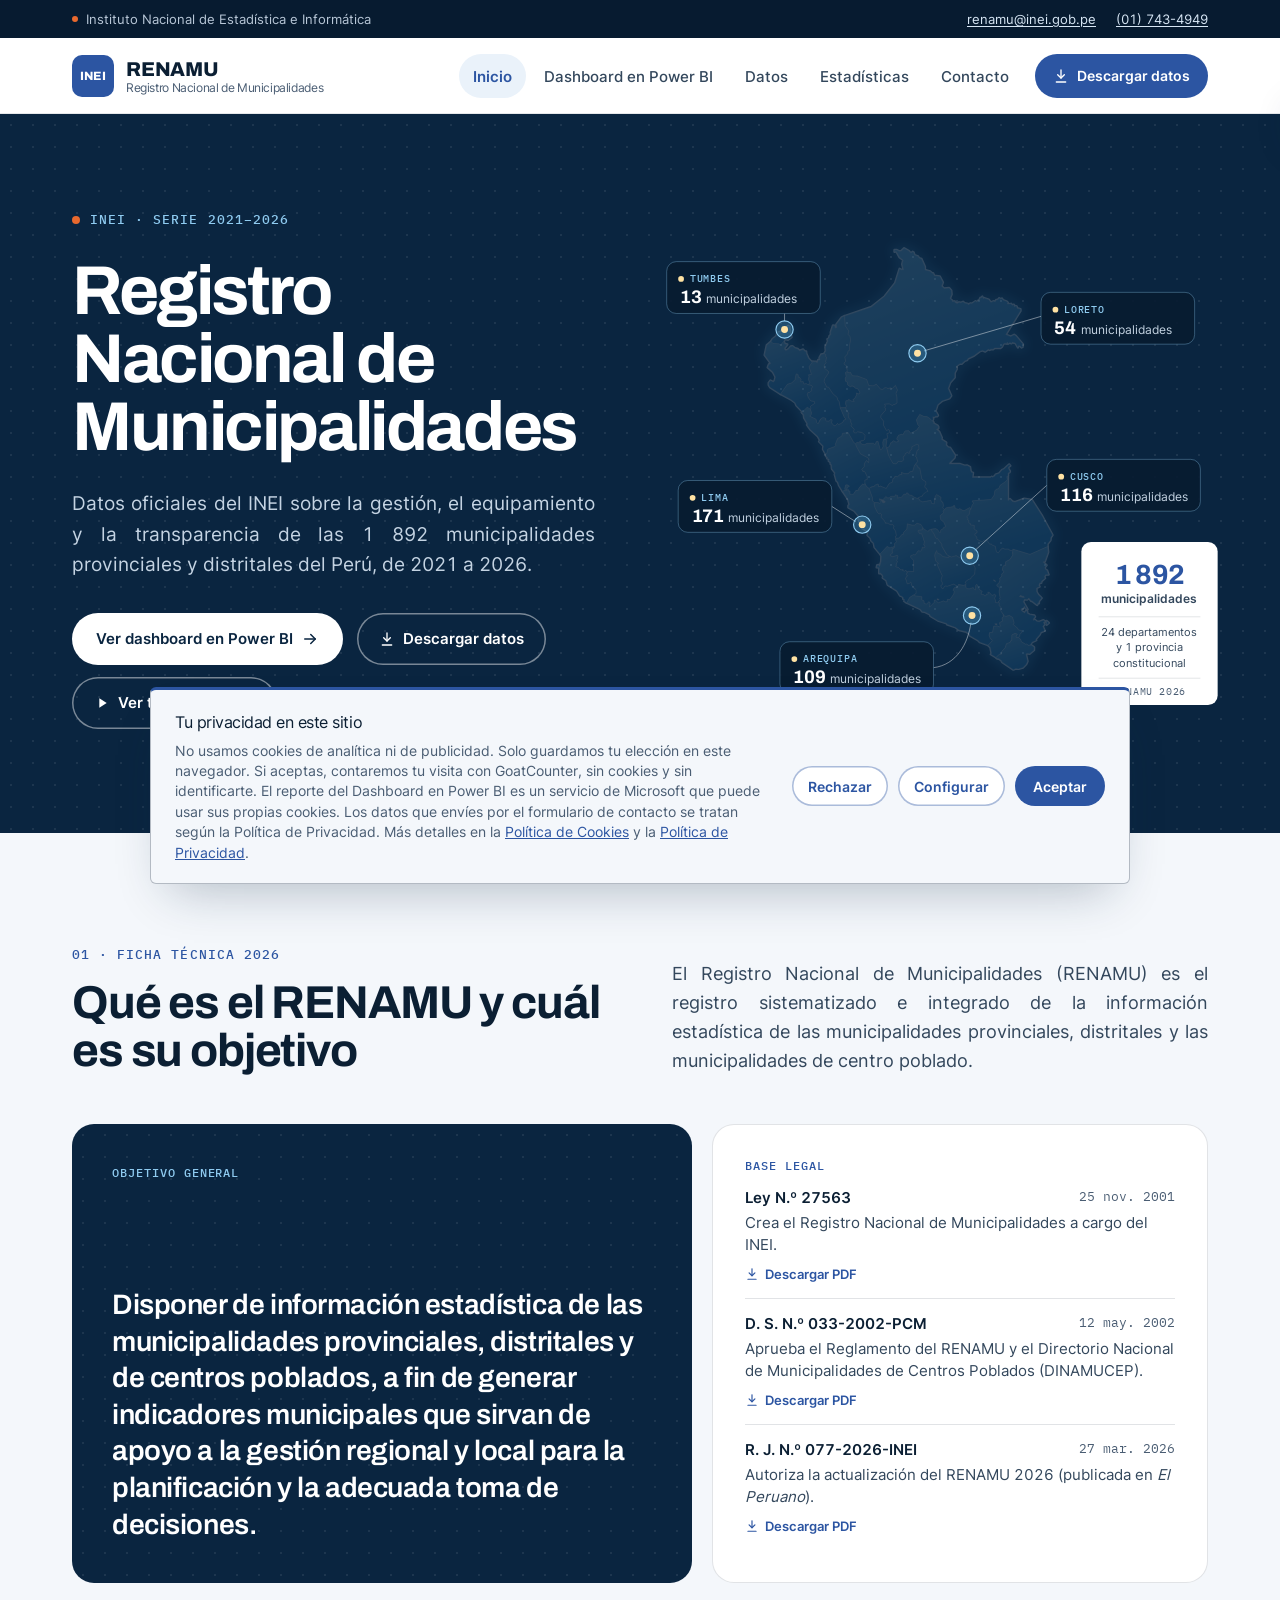
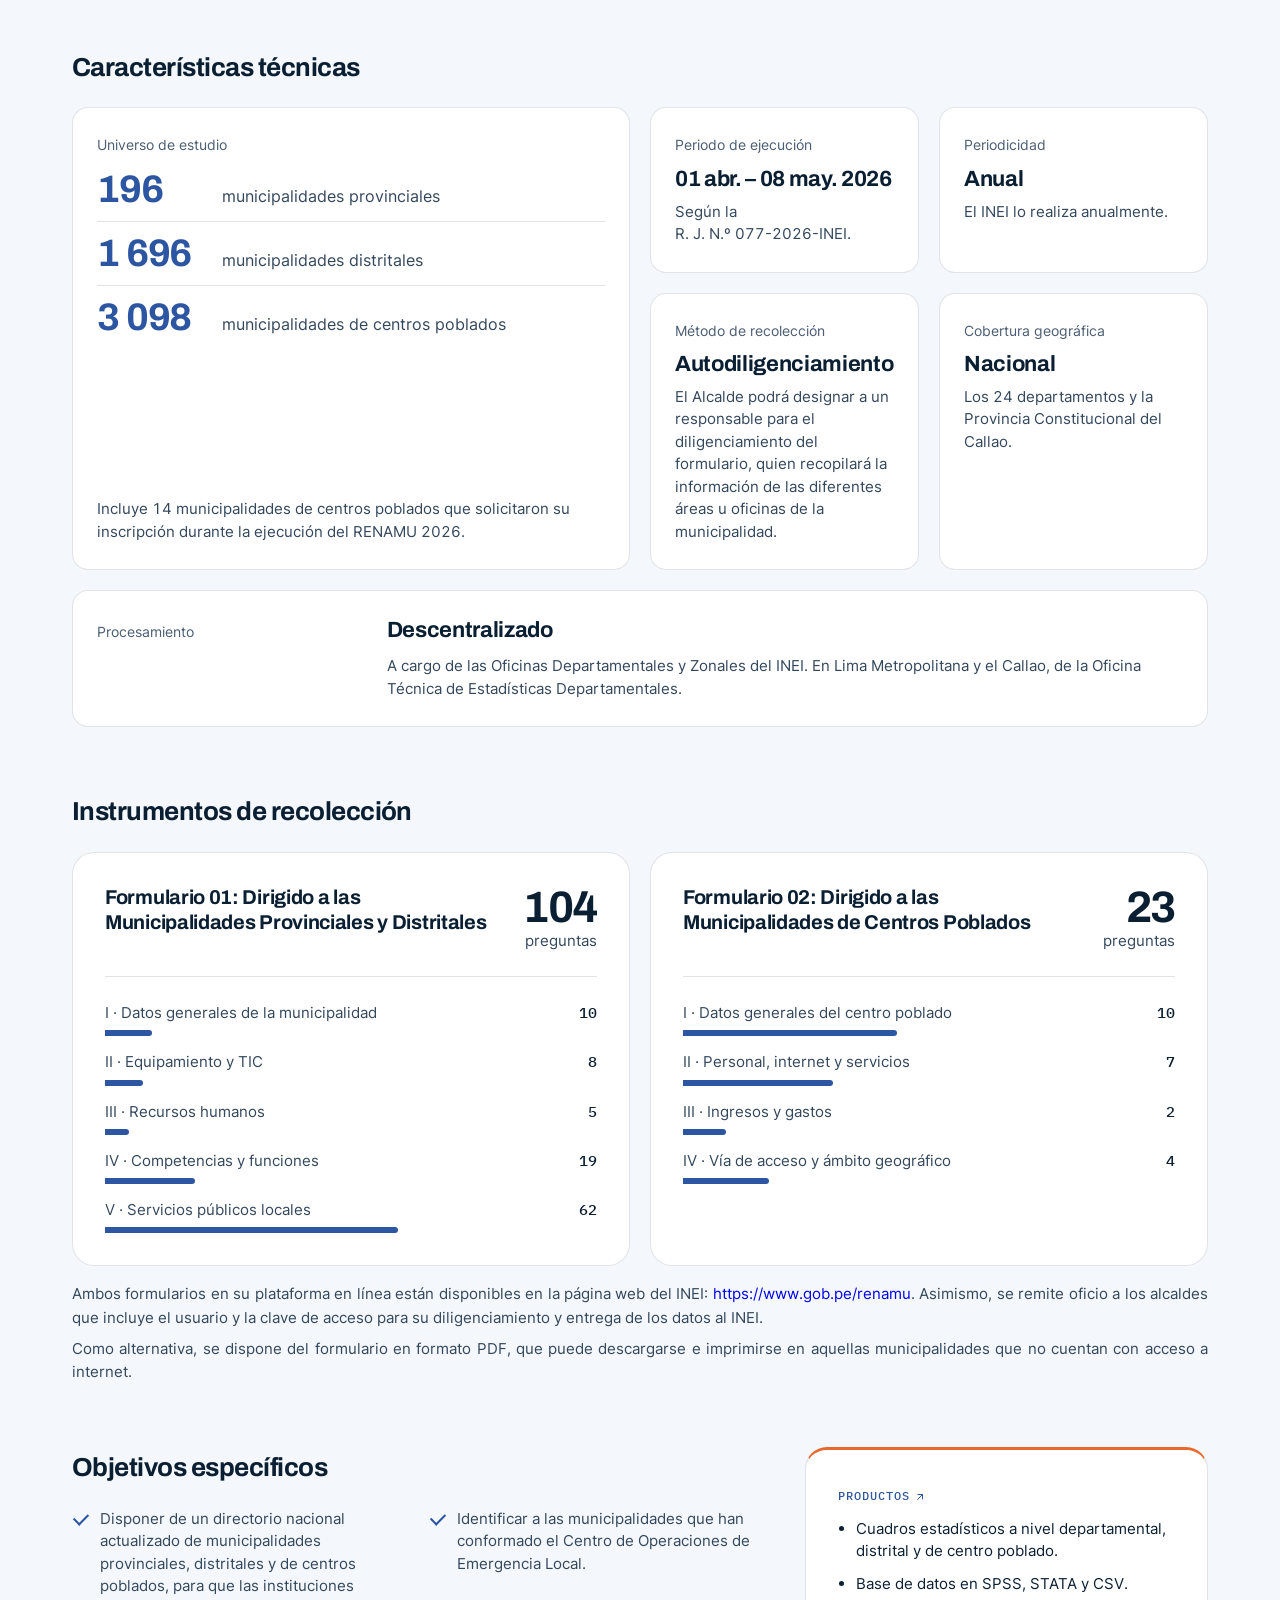
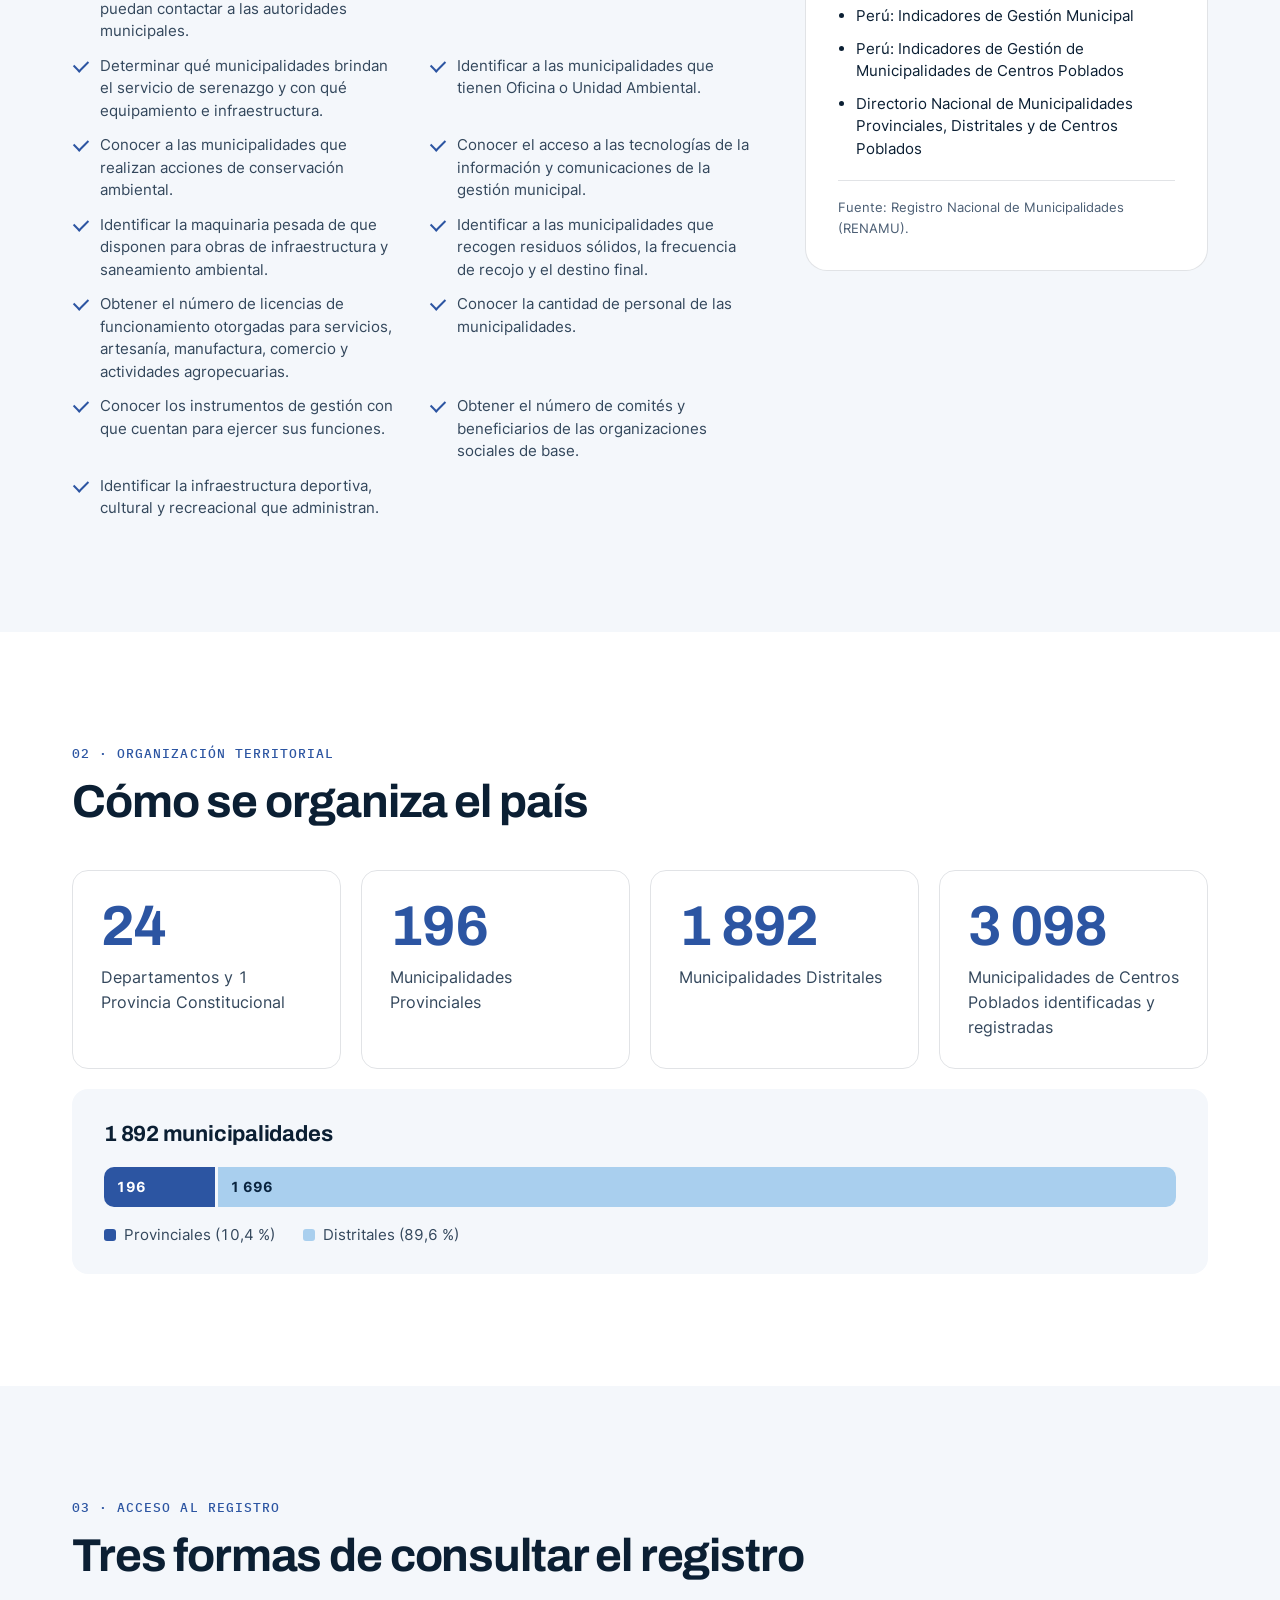
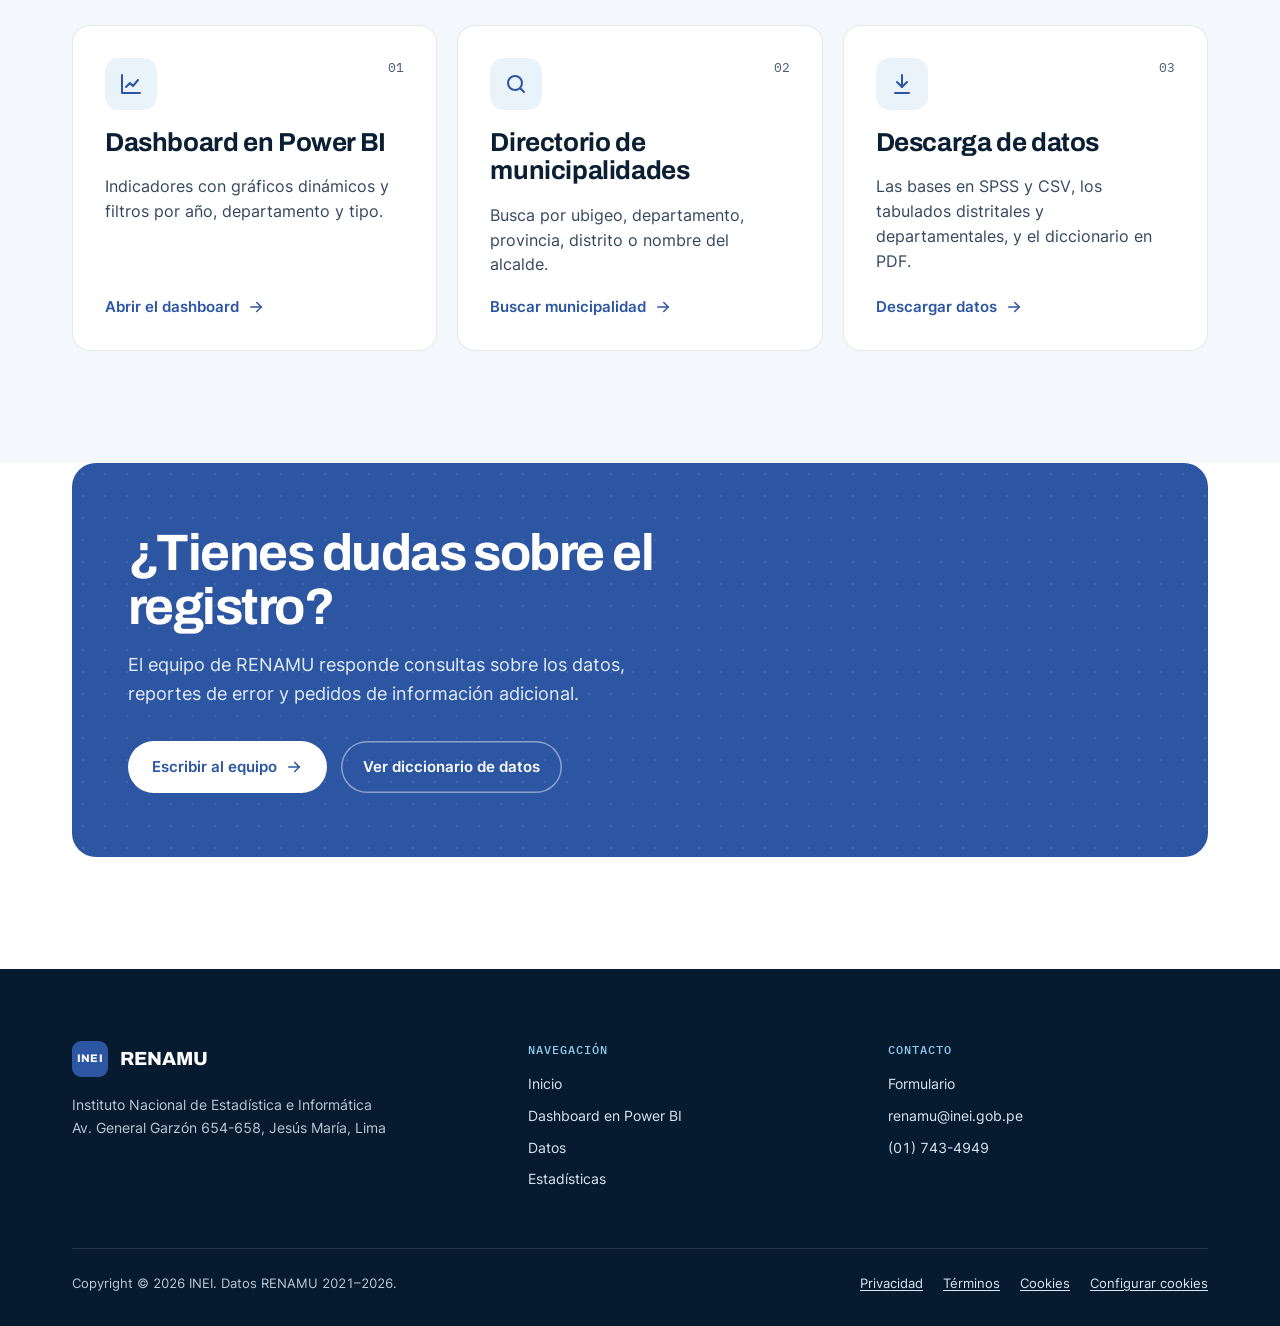
<file: index.html>
<!DOCTYPE html>
<html lang="es">
<head>
    <meta charset="UTF-8">
    <meta name="viewport" content="width=device-width, initial-scale=1.0">
    <meta http-equiv="Content-Security-Policy" content="default-src 'self'; style-src 'self' 'unsafe-inline'; img-src 'self' data: https://michellalex.goatcounter.com; font-src 'self'; frame-src 'none'; object-src 'none'; base-uri 'self'; form-action 'self'; script-src 'self'; connect-src 'self' https://michellalex.goatcounter.com">
    <meta name="referrer" content="strict-origin-when-cross-origin">
    <title>RENAMU 2021–2026 | INEI - Inicio</title>
    <meta name="description" content="Registro Nacional de Municipalidades (RENAMU) del INEI: 1 892 municipalidades del Perú con datos de gestión, equipamiento y transparencia, 2021–2026.">
    <meta name="theme-color" content="#0A2540">
    <!-- Si el sitio cambia de dominio, actualiza michaeldm05.github.io aquí y en el
         resto de páginas, además de sitemap.xml y robots.txt. -->
    <link rel="canonical" href="https://michaeldm05.github.io/index.html">
    <meta property="og:type" content="website">
    <meta property="og:site_name" content="RENAMU · INEI">
    <meta property="og:locale" content="es_PE">
    <meta property="og:title" content="RENAMU 2021–2026 | Registro Nacional de Municipalidades">
    <meta property="og:description" content="1 892 municipalidades del Perú con datos de gestión, equipamiento y transparencia, publicados por el INEI (2021–2026).">
    <meta property="og:url" content="https://michaeldm05.github.io/index.html">
    <meta property="og:image" content="https://michaeldm05.github.io/og-image.png">
    <meta property="og:image:width" content="1200">
    <meta property="og:image:height" content="630">
    <meta name="twitter:card" content="summary_large_image">
    <meta name="twitter:title" content="RENAMU 2021–2026 | Registro Nacional de Municipalidades">
    <meta name="twitter:description" content="1 892 municipalidades del Perú con datos de gestión, equipamiento y transparencia, publicados por el INEI.">
    <meta name="twitter:image" content="https://michaeldm05.github.io/og-image.png">
    <link rel="icon" href="favicon.svg" type="image/svg+xml">
    <link rel="apple-touch-icon" href="apple-touch-icon.png">
    <link rel="stylesheet" href="css/fonts.css">
    <link rel="stylesheet" href="css/style.css">
    <script type="application/ld+json">
    {
        "@context": "https://schema.org",
        "@graph": [
            {
                "@type": "GovernmentOrganization",
                "@id": "https://michaeldm05.github.io/#organizacion",
                "name": "Instituto Nacional de Estadística e Informática (INEI)",
                "alternateName": "INEI",
                "url": "https://michaeldm05.github.io/",
                "email": "renamu@inei.gob.pe",
                "telephone": "+51-1-743-4949",
                "address": {
                    "@type": "PostalAddress",
                    "streetAddress": "Av. General Garzón 654-658, Jesús María",
                    "addressLocality": "Lima",
                    "addressCountry": "PE"
                }
            },
            {
                "@type": "WebSite",
                "@id": "https://michaeldm05.github.io/#sitio",
                "url": "https://michaeldm05.github.io/",
                "name": "RENAMU · INEI",
                "inLanguage": "es-PE",
                "publisher": { "@id": "https://michaeldm05.github.io/#organizacion" }
            },
            {
                "@type": "Dataset",
                "name": "Registro Nacional de Municipalidades (RENAMU) 2021–2026",
                "description": "Datos generales, equipamiento y tecnologías de la información de las municipalidades del Perú, levantados anualmente por el INEI (Módulo I y II).",
                "url": "https://michaeldm05.github.io/datos.html",
                "license": "https://www.inei.gob.pe/",
                "temporalCoverage": "2021/2026",
                "spatialCoverage": {
                    "@type": "Place",
                    "name": "Perú"
                },
                "creator": { "@id": "https://michaeldm05.github.io/#organizacion" },
                "publisher": { "@id": "https://michaeldm05.github.io/#organizacion" },
                "distribution": [
                    { "@type": "DataDownload", "encodingFormat": "text/csv", "contentUrl": "https://michaeldm05.github.io/datos.html" },
                    { "@type": "DataDownload", "encodingFormat": "application/json", "contentUrl": "https://michaeldm05.github.io/datos.html" },
                    { "@type": "DataDownload", "encodingFormat": "application/pdf", "contentUrl": "https://michaeldm05.github.io/docs/renamu_diccionario_2026.pdf" }
                ]
            }
        ]
    }
    </script>
</head>
<body data-sugerir-tutorial>
    <a class="skip-link" href="#contenido">Saltar al contenido</a>

    <!-- Franja institucional -->
    <div class="topbar">
        <div class="container topbar-inner">
            <span class="topbar-org"><span class="topbar-dot" aria-hidden="true"></span>Instituto Nacional de Estadística e Informática</span>
            <span class="topbar-links"><a href="mailto:renamu@inei.gob.pe">renamu@inei.gob.pe</a><a href="tel:+5117434949">(01) 743-4949</a></span>
        </div>
    </div>

    <!-- Navbar -->
    <nav class="navbar" id="navbar" aria-label="Navegación principal">
        <div class="navbar-inner">
            <a href="index.html" class="navbar-logo">
                <span class="navbar-logo-icon" aria-hidden="true">INEI</span>
                <span class="navbar-logo-text"><span class="navbar-logo-name">RENAMU</span><span class="navbar-logo-sub">Registro Nacional de Municipalidades</span></span>
            </a>
            <button class="nav-toggle" id="navToggle" aria-expanded="false" aria-controls="navLinks" aria-label="Abrir menú de navegación">
                <span class="material-icons icon-open" aria-hidden="true">menu</span>
                <span class="material-icons icon-close" aria-hidden="true">close</span>
            </button>
            <ul class="navbar-links" id="navLinks">
                <li><a href="index.html" class="active" aria-current="page">Inicio</a></li>
                <li><a href="dashboard.html">Dashboard en Power BI</a></li>
                <li><a href="datos.html">Datos</a></li>
                <li><a href="estadisticas.html">Estadísticas</a></li>
                <li><a href="contacto.html">Contacto</a></li>
                <li class="navbar-cta-item"><a href="datos.html#descargas" class="navbar-cta"><svg width="16" height="16" viewBox="0 0 24 24" fill="none" stroke="currentColor" stroke-width="2" stroke-linecap="round" stroke-linejoin="round" aria-hidden="true"><path d="M12 3v12"/><path d="m7 10 5 5 5-5"/><path d="M5 21h14"/></svg>Descargar datos</a></li>
            </ul>
        </div>
    </nav>

    <!-- Hero -->
    <main id="contenido">
    <section class="hero">
        <div class="container">
            <div class="hero-copy">
                <span class="hero-eyebrow"><span class="eyebrow-dot" aria-hidden="true"></span>INEI · Serie 2021–2026</span>
                <h1>Registro Nacional de Municipalidades</h1>
                <p>
                    Datos oficiales del INEI sobre la gestión, el equipamiento y la transparencia
                    de las 1&nbsp;892 municipalidades provinciales y distritales del Perú, de 2021 a 2026.
                </p>
                <div class="hero-actions">
                    <a href="dashboard.html" class="btn btn-primary">
                        Ver dashboard en Power BI
                        <svg class="btn-arrow" width="18" height="18" viewBox="0 0 24 24" fill="none" stroke="currentColor" stroke-width="2" stroke-linecap="round" stroke-linejoin="round" aria-hidden="true"><path d="M5 12h14"/><path d="m13 6 6 6-6 6"/></svg>
                    </a>
                    <a href="datos.html" class="btn btn-outline">
                        <svg width="16" height="16" viewBox="0 0 24 24" fill="none" stroke="currentColor" stroke-width="2" stroke-linecap="round" stroke-linejoin="round" aria-hidden="true"><path d="M12 3v12"/><path d="m7 10 5 5 5-5"/><path d="M5 21h14"/></svg>
                        Descargar datos
                    </a>
                    <button type="button" class="btn btn-outline" data-tutorial>
                        <svg width="16" height="16" viewBox="0 0 24 24" fill="currentColor" aria-hidden="true"><path d="M8 5v14l11-7z"/></svg>
                        Ver tutorial (2 min)
                    </button>
                </div>
            </div>

            <!-- Mapa del Perú por departamentos (img/mapa-peru.svg, límites INEI-2007) con las
                 cifras del levantamiento 2026. El mapa ocupa x 110–410, y 20–459 de este lienzo. -->
            <div class="hero-map">
                <svg viewBox="0 0 572 500" xmlns="http://www.w3.org/2000/svg" role="img" aria-labelledby="mapaTitulo" focusable="false">
                    <title id="mapaTitulo">Mapa del Perú por departamentos. RENAMU 2026: 1 892 municipalidades en 24 departamentos y 1 provincia constitucional; Lima 178 (incluye el Callao), Cusco 116, Arequipa 109, Loreto 54 y Tumbes 13 municipalidades.</title>
                    <image href="img/mapa-peru.svg" x="98" y="8" width="324" height="463.1"/>

                    <!-- Líneas guía -->
                    <path class="leader" d="M130.8 88 L 130.8 96"/>
                    <path class="leader" d="M398 91 L 276 127"/>
                    <path class="leader" d="M180 289 L 205 305"/>
                    <path class="leader" d="M404 267 L 329 335"/>
                    <path class="leader" d="M286 457 C 310 454, 322 432, 325 410"/>

                    <!-- Pines -->
                    <g class="map-pin"><circle class="pin-ring" cx="130.8" cy="104.7" r="9"/><circle class="pin" cx="130.8" cy="104.7" r="3.6"/></g>
                    <g class="map-pin"><circle class="pin-ring" cx="269.3" cy="129.4" r="9"/><circle class="pin" cx="269.3" cy="129.4" r="3.6"/></g>
                    <g class="map-pin"><circle class="pin-ring" cx="211.7" cy="308" r="9"/><circle class="pin" cx="211.7" cy="308" r="3.6"/></g>
                    <g class="map-pin"><circle class="pin-ring" cx="323.7" cy="340.4" r="9"/><circle class="pin" cx="323.7" cy="340.4" r="3.6"/></g>
                    <g class="map-pin"><circle class="pin-ring" cx="326.1" cy="402.7" r="9"/><circle class="pin" cx="326.1" cy="402.7" r="3.6"/></g>

                    <!-- Etiquetas -->
                    <g class="map-callout" transform="translate(8 34)"><rect width="160" height="54" rx="10"/><circle class="callout-dot" cx="15" cy="18" r="3"/><text class="pin-label" x="24" y="21.5">Tumbes</text><text class="pin-value" x="14" y="43">13<tspan class="pin-unit" dx="5">municipalidades</tspan></text></g>
                    <g class="map-callout" transform="translate(398 66)"><rect width="160" height="54" rx="10"/><circle class="callout-dot" cx="15" cy="18" r="3"/><text class="pin-label" x="24" y="21.5">Loreto</text><text class="pin-value" x="14" y="43">54<tspan class="pin-unit" dx="5">municipalidades</tspan></text></g>
                    <g class="map-callout" transform="translate(20 262)"><rect width="160" height="54" rx="10"/><circle class="callout-dot" cx="15" cy="18" r="3"/><text class="pin-label" x="24" y="21.5">Lima</text><text class="pin-value" x="14" y="43">171<tspan class="pin-unit" dx="5">municipalidades</tspan></text></g>
                    <g class="map-callout" transform="translate(404 240)"><rect width="160" height="54" rx="10"/><circle class="callout-dot" cx="15" cy="18" r="3"/><text class="pin-label" x="24" y="21.5">Cusco</text><text class="pin-value" x="14" y="43">116<tspan class="pin-unit" dx="5">municipalidades</tspan></text></g>
                    <g class="map-callout" transform="translate(126 430)"><rect width="160" height="54" rx="10"/><circle class="callout-dot" cx="15" cy="18" r="3"/><text class="pin-label" x="24" y="21.5">Arequipa</text><text class="pin-value" x="14" y="43">109<tspan class="pin-unit" dx="5">municipalidades</tspan></text></g>

                    <!-- Totales -->
                    <g class="map-stat" transform="translate(440 326)">
                        <rect width="142" height="170" rx="10"/>
                        <text class="map-stat-number" x="71" text-anchor="middle" y="44">1&#160;892</text>
                        <text class="map-stat-label" x="71" text-anchor="middle" y="64">municipalidades</text>
                        <line x1="18" y1="78" x2="124" y2="78"/>
                        <text class="map-stat-small" x="71" text-anchor="middle" y="98">24 departamentos<tspan x="71" dy="16">y 1 provincia</tspan><tspan x="71" dy="16">constitucional</tspan></text>
                        <line x1="18" y1="142" x2="124" y2="142"/>
                        <text class="map-stat-caption" x="71" text-anchor="middle" y="159">RENAMU 2026</text>
                    </g>
                </svg>
            </div>
        </div>
    </section>

    <!-- 01 · Ficha técnica (fuente: INEI, Ficha Técnica RENAMU 2026, junio 2026) -->
    <section class="section section-light" id="ficha" aria-labelledby="ficha-titulo">
        <div class="container">
            <div class="section-header">
                <div>
                    <span class="section-label">01 · Ficha técnica 2026</span>
                    <h2 class="section-title" id="ficha-titulo">Qué es el RENAMU y cuál es su objetivo</h2>
                </div>
                <p class="section-subtitle">El Registro Nacional de Municipalidades (RENAMU) es el registro sistematizado e integrado de la información estadística de las municipalidades provinciales, distritales y las municipalidades de centro poblado.</p>
            </div>

            <div class="ficha-top">
                <article class="ficha-objetivo">
                    <span class="ficha-k">Objetivo general</span>
                    <p>Disponer de información estadística de las municipalidades provinciales, distritales y de centros poblados, a fin de generar indicadores municipales que sirvan de apoyo a la gestión regional y local para la planificación y la adecuada toma de decisiones.</p>
                </article>
                <article class="ficha-legal">
                    <span class="ficha-k">Base legal</span>
                    <ol class="ficha-legal-list">
                        <li><strong>Ley N.º&nbsp;27563</strong><span class="ficha-fecha">25 nov. 2001</span><span>Crea el Registro Nacional de Municipalidades a cargo del INEI.</span><a class="ficha-pdf" href="docs/Ley_27563.pdf" download aria-label="Descargar la Ley N.º 27563 en PDF"><svg width="14" height="14" viewBox="0 0 24 24" fill="none" stroke="currentColor" stroke-width="2" stroke-linecap="round" stroke-linejoin="round" aria-hidden="true"><path d="M12 3v12"/><path d="m7 10 5 5 5-5"/><path d="M5 21h14"/></svg> Descargar PDF</a></li>
                        <li><strong>D.&nbsp;S. N.º&nbsp;033-2002-PCM</strong><span class="ficha-fecha">12 may. 2002</span><span>Aprueba el Reglamento del RENAMU y el Directorio Nacional de Municipalidades de Centros Poblados (DINAMUCEP).</span><a class="ficha-pdf" href="docs/DS_033-2002-PCM.pdf" download aria-label="Descargar el D. S. N.º 033-2002-PCM en PDF"><svg width="14" height="14" viewBox="0 0 24 24" fill="none" stroke="currentColor" stroke-width="2" stroke-linecap="round" stroke-linejoin="round" aria-hidden="true"><path d="M12 3v12"/><path d="m7 10 5 5 5-5"/><path d="M5 21h14"/></svg> Descargar PDF</a></li>
                        <li><strong>R.&nbsp;J. N.º&nbsp;077-2026-INEI</strong><span class="ficha-fecha">27 mar. 2026</span><span>Autoriza la actualización del RENAMU 2026 (publicada en <cite>El Peruano</cite>).</span><a class="ficha-pdf" href="docs/RJ_077-2026-INEI.pdf" download aria-label="Descargar la R. J. N.º 077-2026-INEI en PDF"><svg width="14" height="14" viewBox="0 0 24 24" fill="none" stroke="currentColor" stroke-width="2" stroke-linecap="round" stroke-linejoin="round" aria-hidden="true"><path d="M12 3v12"/><path d="m7 10 5 5 5-5"/><path d="M5 21h14"/></svg> Descargar PDF</a></li>
                    </ol>
                </article>
            </div>

            <h3 class="ficha-subtitulo">Características técnicas</h3>
            <dl class="ficha-datos">
                <div class="ficha-dato ficha-dato--universo">
                    <dt>Universo de estudio</dt>
                    <dd>
                        <ul class="ficha-universo">
                            <li><b>196</b>municipalidades provinciales</li>
                            <li><b>1&nbsp;696</b>municipalidades distritales</li>
                            <li><b>3&nbsp;098</b>municipalidades de centros poblados</li>
                        </ul>
                        <p>Incluye 14 municipalidades de centros poblados que solicitaron su inscripción durante la ejecución del RENAMU 2026.</p>
                    </dd>
                </div>
                <div class="ficha-dato">
                    <dt>Periodo de ejecución</dt>
                    <dd><b>01 abr. – 08 may. 2026</b><p>Según la <span class="nowrap">R.&nbsp;J. N.º&nbsp;077-2026-INEI</span>.</p></dd>
                </div>
                <div class="ficha-dato">
                    <dt>Periodicidad</dt>
                    <dd><b>Anual</b><p>El INEI lo realiza anualmente.</p></dd>
                </div>
                <div class="ficha-dato">
                    <dt>Método de recolección</dt>
                    <dd><b>Autodiligenciamiento</b><p>El Alcalde podrá designar a un responsable para el diligenciamiento del formulario, quien recopilará la información de las diferentes áreas u oficinas de la municipalidad.</p></dd>
                </div>
                <div class="ficha-dato">
                    <dt>Cobertura geográfica</dt>
                    <dd><b>Nacional</b><p>Los 24 departamentos y la Provincia Constitucional del Callao.</p></dd>
                </div>
                <div class="ficha-dato ficha-dato--ancho">
                    <dt>Procesamiento</dt>
                    <dd><b>Descentralizado</b><p>A cargo de las Oficinas Departamentales y Zonales del INEI. En Lima Metropolitana y el Callao, de la Oficina Técnica de Estadísticas Departamentales.</p></dd>
                </div>
            </dl>

            <h3 class="ficha-subtitulo">Instrumentos de recolección</h3>
            <div class="ficha-forms">
                <article class="ficha-form">
                    <header class="ficha-form-head">
                        <div>
                            <h4>Formulario 01: Dirigido a las Municipalidades Provinciales y Distritales</h4>
                        </div>
                        <p class="ficha-form-total"><b>104</b>preguntas</p>
                    </header>
                    <ul class="ficha-modulos" style="--total:104">
                        <li style="--n:10"><span>I · Datos generales de la municipalidad</span><b>10</b></li>
                        <li style="--n:8"><span>II · Equipamiento y TIC</span><b>8</b></li>
                        <li style="--n:5"><span>III · Recursos humanos</span><b>5</b></li>
                        <li style="--n:19"><span>IV · Competencias y funciones</span><b>19</b></li>
                        <li style="--n:62"><span>V · Servicios públicos locales</span><b>62</b></li>
                    </ul>
                </article>
                <article class="ficha-form">
                    <header class="ficha-form-head">
                        <div>
                            <h4>Formulario 02: Dirigido a las Municipalidades de Centros Poblados</h4>
                        </div>
                        <p class="ficha-form-total"><b>23</b>preguntas</p>
                    </header>
                    <ul class="ficha-modulos" style="--total:23">
                        <li style="--n:10"><span>I · Datos generales del centro poblado</span><b>10</b></li>
                        <li style="--n:7"><span>II · Personal, internet y servicios</span><b>7</b></li>
                        <li style="--n:2"><span>III · Ingresos y gastos</span><b>2</b></li>
                        <li style="--n:4"><span>IV · Vía de acceso y ámbito geográfico</span><b>4</b></li>
                    </ul>
                </article>
            </div>
            <p class="ficha-nota">Ambos formularios en su plataforma en línea están disponibles en la página web del INEI: <a href="https://www.gob.pe/renamu" target="_blank" rel="noopener">https://www.gob.pe/renamu</a>. Asimismo, se remite oficio a los alcaldes que incluye el usuario y la clave de acceso para su diligenciamiento y entrega de los datos al INEI.</p>
            <p class="ficha-nota">Como alternativa, se dispone del formulario en formato PDF, que puede descargarse e imprimirse en aquellas municipalidades que no cuentan con acceso a internet.</p>

            <div class="ficha-bottom">
                <article class="ficha-objetivos">
                    <h3 class="ficha-subtitulo">Objetivos específicos</h3>
                    <ul class="ficha-check">
                        <li>Disponer de un directorio nacional actualizado de municipalidades provinciales, distritales y de centros poblados, para que las instituciones puedan contactar a las autoridades municipales.</li>
                        <li>Identificar a las municipalidades que han conformado el Centro de Operaciones de Emergencia Local.</li>
                        <li>Determinar qué municipalidades brindan el servicio de serenazgo y con qué equipamiento e infraestructura.</li>
                        <li>Identificar a las municipalidades que tienen Oficina o Unidad Ambiental.</li>
                        <li>Conocer a las municipalidades que realizan acciones de conservación ambiental.</li>
                        <li>Conocer el acceso a las tecnologías de la información y comunicaciones de la gestión municipal.</li>
                        <li>Identificar la maquinaria pesada de que disponen para obras de infraestructura y saneamiento ambiental.</li>
                        <li>Identificar a las municipalidades que recogen residuos sólidos, la frecuencia de recojo y el destino final.</li>
                        <li>Obtener el número de licencias de funcionamiento otorgadas para servicios, artesanía, manufactura, comercio y actividades agropecuarias.</li>
                        <li>Conocer la cantidad de personal de las municipalidades.</li>
                        <li>Conocer los instrumentos de gestión con que cuentan para ejercer sus funciones.</li>
                        <li>Obtener el número de comités y beneficiarios de las organizaciones sociales de base.</li>
                        <li>Identificar la infraestructura deportiva, cultural y recreacional que administran.</li>
                    </ul>
                </article>
                <aside class="ficha-productos">
                    <a class="ficha-k ficha-k-link" href="https://proyectos.inei.gob.pe/microdatos/" target="_blank" rel="noopener">Productos <svg width="12" height="12" viewBox="0 0 24 24" fill="none" stroke="currentColor" stroke-width="2" stroke-linecap="round" stroke-linejoin="round" aria-hidden="true"><path d="M7 17 17 7"/><path d="M8 7h9v9"/></svg></a>
                    <ul>
                        <li>Cuadros estadísticos a nivel departamental, distrital y de centro poblado.</li>
                        <li>Base de datos en SPSS, STATA y CSV.</li>
                        <li><cite>Perú: Indicadores de Gestión Municipal</cite></li>
                        <li><cite>Perú: Indicadores de Gestión de Municipalidades de Centros Poblados</cite></li>
                        <li><cite>Directorio Nacional de Municipalidades Provinciales, Distritales y de Centros Poblados</cite></li>
                    </ul>
                    <p class="ficha-fuente">Fuente: Registro Nacional de Municipalidades (RENAMU).</p>
                </aside>
            </div>
        </div>
    </section>

    <!-- 02 · Organización territorial -->
    <section class="section" aria-labelledby="cifras">
        <div class="container">
            <div class="section-header section-header--solo">
                <div>
                    <span class="section-label">02 · Organización territorial</span>
                    <h2 class="section-title" id="cifras">Cómo se organiza el país</h2>
                </div>
            </div>
            <div class="stats-grid">
                <div class="stat-item">
                    <div class="stat-item-number">24</div>
                    <div class="stat-item-label">Departamentos y 1 Provincia Constitucional</div>
                </div>
                <div class="stat-item">
                    <div class="stat-item-number">196</div>
                    <div class="stat-item-label">Municipalidades Provinciales</div>
                </div>
                <div class="stat-item">
                    <div class="stat-item-number">1&nbsp;892</div>
                    <div class="stat-item-label">Municipalidades Distritales</div>
                </div>
                <div class="stat-item">
                    <div class="stat-item-number">3&nbsp;098</div>
                    <div class="stat-item-label">Municipalidades de Centros Poblados identificadas y registradas</div>
                </div>
            </div>
            <div class="split-card">
                <div class="split-head">
                    <strong>1&nbsp;892 municipalidades</strong>
                </div>
                <div class="split-bar" role="img" aria-label="196 municipalidades provinciales (10,4 %) y 1 696 distritales (89,6 %)">
                    <div class="split-prov" style="width:10.4%">196</div>
                    <div class="split-dist">1&nbsp;696</div>
                </div>
                <ul class="split-legend">
                    <li><span class="split-swatch split-prov" aria-hidden="true"></span>Provinciales (10,4&nbsp;%)</li>
                    <li><span class="split-swatch split-dist" aria-hidden="true"></span>Distritales (89,6&nbsp;%)</li>
                </ul>
            </div>
        </div>
    </section>

    <!-- 03 · Acceso al registro -->
    <section class="section section-light" aria-labelledby="consulta">
        <div class="container">
            <div class="section-header section-header--solo">
                <div>
                    <span class="section-label">03 · Acceso al registro</span>
                    <h2 class="section-title" id="consulta">Tres formas de consultar el registro</h2>
                </div>
            </div>
            <div class="features-grid">
                <a href="dashboard.html" class="feature-card">
                    <span class="feature-card-top">
                        <span class="icon-tile" aria-hidden="true"><svg width="24" height="24" viewBox="0 0 24 24" fill="none" stroke="currentColor" stroke-width="2" stroke-linecap="round" stroke-linejoin="round"><path d="M3 3v18h18"/><path d="m7 15 4-4 3 3 5-6"/></svg></span>
                        <span class="feature-card-num">01</span>
                    </span>
                    <h3>Dashboard en Power BI</h3>
                    <p>Indicadores con gráficos dinámicos y filtros por año, departamento y tipo.</p>
                    <span class="feature-card-cta">Abrir el dashboard<svg width="18" height="18" viewBox="0 0 24 24" fill="none" stroke="currentColor" stroke-width="2" stroke-linecap="round" stroke-linejoin="round" aria-hidden="true"><path d="M5 12h14"/><path d="m13 6 6 6-6 6"/></svg></span>
                </a>
                <a href="dashboard.html#directorio" class="feature-card">
                    <span class="feature-card-top">
                        <span class="icon-tile" aria-hidden="true"><svg width="24" height="24" viewBox="0 0 24 24" fill="none" stroke="currentColor" stroke-width="2" stroke-linecap="round" stroke-linejoin="round"><circle cx="11" cy="11" r="7"/><path d="m20 20-3.5-3.5"/></svg></span>
                        <span class="feature-card-num">02</span>
                    </span>
                    <h3>Directorio de municipalidades</h3>
                    <p>Busca por ubigeo, departamento, provincia, distrito o nombre del alcalde.</p>
                    <span class="feature-card-cta">Buscar municipalidad<svg width="18" height="18" viewBox="0 0 24 24" fill="none" stroke="currentColor" stroke-width="2" stroke-linecap="round" stroke-linejoin="round" aria-hidden="true"><path d="M5 12h14"/><path d="m13 6 6 6-6 6"/></svg></span>
                </a>
                <a href="datos.html" class="feature-card">
                    <span class="feature-card-top">
                        <span class="icon-tile" aria-hidden="true"><svg width="24" height="24" viewBox="0 0 24 24" fill="none" stroke="currentColor" stroke-width="2" stroke-linecap="round" stroke-linejoin="round"><path d="M12 3v12"/><path d="m7 10 5 5 5-5"/><path d="M5 21h14"/></svg></span>
                        <span class="feature-card-num">03</span>
                    </span>
                    <h3>Descarga de datos</h3>
                    <p>Las bases en SPSS y CSV, los tabulados distritales y departamentales, y el diccionario en PDF.</p>
                    <span class="feature-card-cta">Descargar datos<svg width="18" height="18" viewBox="0 0 24 24" fill="none" stroke="currentColor" stroke-width="2" stroke-linecap="round" stroke-linejoin="round" aria-hidden="true"><path d="M5 12h14"/><path d="m13 6 6 6-6 6"/></svg></span>
                </a>
            </div>
        </div>
    </section>

    <!-- Población por distrito (Censos Nacionales 2025) -->
    <!-- Oculta por ahora: quitar el atributo hidden para volver a mostrarla -->
    <section class="section" id="poblacion" hidden>
        <div class="container">
            <div class="section-header">
                <div>
                    <span class="section-label">04 · Censos Nacionales 2025</span>
                    <h2 class="section-title">Población total</h2>
                </div>
                <p class="section-subtitle">Cambia entre la vista departamental y la distrital, elige un departamento, busca un distrito o haz clic en el mapa para ver su ficha.</p>
            </div>
            <div class="pob-layout">
                <aside class="pob-panel">
                    <div class="pob-box pob-box--dest">
                        <div class="pob-eyebrow" id="pobAmbito">Perú</div>
                        <div class="pob-big" id="pobTotal">—</div>
                        <div class="pob-sub">Población total</div>
                        <div class="pob-row2">
                            <div><b id="pobH">—</b><span>Hombres</span></div>
                            <div><b id="pobM">—</b><span>Mujeres</span></div>
                        </div>
                    </div>
                    <div class="pob-box pob-ctl">
                        <div>
                            <span class="pob-ctl-lbl" id="pobNivelLbl">División territorial</span>
                            <div class="pob-seg" role="group" aria-labelledby="pobNivelLbl">
                                <button type="button" data-nivel="dep" aria-pressed="true">Departamental</button>
                                <button type="button" data-nivel="dist" aria-pressed="false">Distrital</button>
                            </div>
                        </div>
                        <div>
                            <label for="pobDep">Departamento</label>
                            <select id="pobDep"><option value="">Todo el Perú</option></select>
                        </div>
                        <div>
                            <label for="pobBuscar">Buscar distrito</label>
                            <input id="pobBuscar" list="pobLista" placeholder="Escribe un distrito…" autocomplete="off">
                            <datalist id="pobLista"></datalist>
                        </div>
                    </div>
                    <div class="pob-box">
                        <div class="pob-eyebrow">Población total por rangos del INEI</div>
                        <div class="pob-leyenda" id="pobLeyenda"></div>
                        <p class="pob-nota" id="pobLeyNota"></p>
                    </div>
                    <div class="pob-box pob-ficha" id="pobFicha"></div>
                </aside>
                <div class="pob-mapa" id="pobMapa">
                    <svg role="img" aria-label="Mapa de población total del Perú por departamento y por distrito"></svg>
                    <div class="pob-zoom">
                        <button type="button" id="pobZin" aria-label="Acercar"><span class="material-icons" aria-hidden="true">add</span></button>
                        <button type="button" id="pobZout" aria-label="Alejar"><span class="material-icons" aria-hidden="true">remove</span></button>
                        <button type="button" id="pobZreset" aria-label="Ver todo el Perú"><span class="material-icons" aria-hidden="true">zoom_out_map</span></button>
                    </div>
                    <div class="pob-hint">Ctrl + rueda para acercar; arrastra para mover</div>
                    <div class="pob-tip" id="pobTip" hidden></div>
                </div>
            </div>
            <p class="filter-hint">Fuente: INEI, Censos Nacionales 2025 (población total). Límites distritales: peru-geojson.</p>
            <p class="pob-nota pob-nota--pie">¹ Comprende los 43 distritos de la provincia de Lima.</p>
            <p class="pob-nota pob-nota--pie">² Comprende las provincias de Barranca, Cajatambo, Canta, Cañete, Huaral, Huarochirí, Huaura, Oyón y Yauyos.</p>
            <p class="pob-nota pob-nota--pie">La densidad se calcula con la superficie de los distritos (población entre densidad distrital).</p>
            <p class="pob-nota" id="pobGap"></p>
        </div>
    </section>

    <!-- CTA final -->
    <section class="section section-cta">
        <div class="container">
            <div class="cta-band">
                <div class="cta-band-copy">
                    <h2>¿Tienes dudas sobre el registro?</h2>
                    <p>El equipo de RENAMU responde consultas sobre los datos, reportes de error y pedidos de información adicional.</p>
                </div>
                <div class="cta-band-actions">
                    <a href="contacto.html" class="btn btn-primary">Escribir al equipo<svg width="18" height="18" viewBox="0 0 24 24" fill="none" stroke="currentColor" stroke-width="2" stroke-linecap="round" stroke-linejoin="round" aria-hidden="true"><path d="M5 12h14"/><path d="m13 6 6 6-6 6"/></svg></a>
                    <a href="datos.html#diccionario" class="btn btn-outline">Ver diccionario de datos</a>
                </div>
            </div>
        </div>
    </section>
    </main>

    <!-- Footer -->
    <footer class="footer">
        <div class="container">
            <div class="footer-grid">
                <div class="footer-brand">
                    <span class="footer-logo"><span class="navbar-logo-icon" aria-hidden="true">INEI</span>RENAMU</span>
                    <p>Instituto Nacional de Estadística e Informática<br>Av. General Garzón 654-658, Jesús María, Lima</p>
                </div>
                <div>
                    <h2>Navegación</h2>
                    <ul class="footer-links">
                        <li><a href="index.html">Inicio</a></li>
                        <li><a href="dashboard.html">Dashboard en Power BI</a></li>
                        <li><a href="datos.html">Datos</a></li>
                        <li><a href="estadisticas.html">Estadísticas</a></li>
                    </ul>
                </div>
                <div>
                    <h2>Contacto</h2>
                    <ul class="footer-links">
                        <li><a href="contacto.html">Formulario</a></li>
                        <li><a href="mailto:renamu@inei.gob.pe">renamu@inei.gob.pe</a></li>
                        <li><a href="tel:+5117434949">(01) 743-4949</a></li>
                    </ul>
                </div>
            </div>
            <div class="footer-bottom">
                <span>Copyright © 2026 INEI. Datos RENAMU 2021–2026.</span>
                <nav aria-label="Información legal">
                    <ul class="footer-legal">
                        <li><a href="privacidad.html">Privacidad</a></li>
                        <li><a href="terminos.html">Términos</a></li>
                        <li><a href="cookies.html">Cookies</a></li>
                        <li><button type="button" data-abrir-cookies>Configurar cookies</button></li>
                    </ul>
                </nav>
            </div>
        </div>
    </footer>

    <!-- Toast -->
    <div class="toast" id="toast" role="status" aria-live="polite">
        <span class="material-icons toast-icon" aria-hidden="true">check_circle</span>
        <span id="toastMessage"></span>
    </div>

    <script type="text/plain" data-consent="analitica" data-src="js/vendor/goatcounter.js" data-goatcounter="https://michellalex.goatcounter.com/count"></script>
    <script src="js/consent.js"></script>
    <script src="js/main.js"></script>
    <script src="js/tutorial.js"></script>
    <script src="data/mapa-peru-paths.js" defer></script>
    <script src="js/mapa-constelacion.js" defer></script>
    <script src="js/vendor/d3.v7.8.5.min.js" defer></script>
    <script src="js/vendor/topojson-client.v3.1.0.min.js" defer></script>
    <script src="data/poblacion_distritos.js" defer></script>
    <script src="js/mapa-poblacion.js" defer></script>
</body>
</html>
</file>
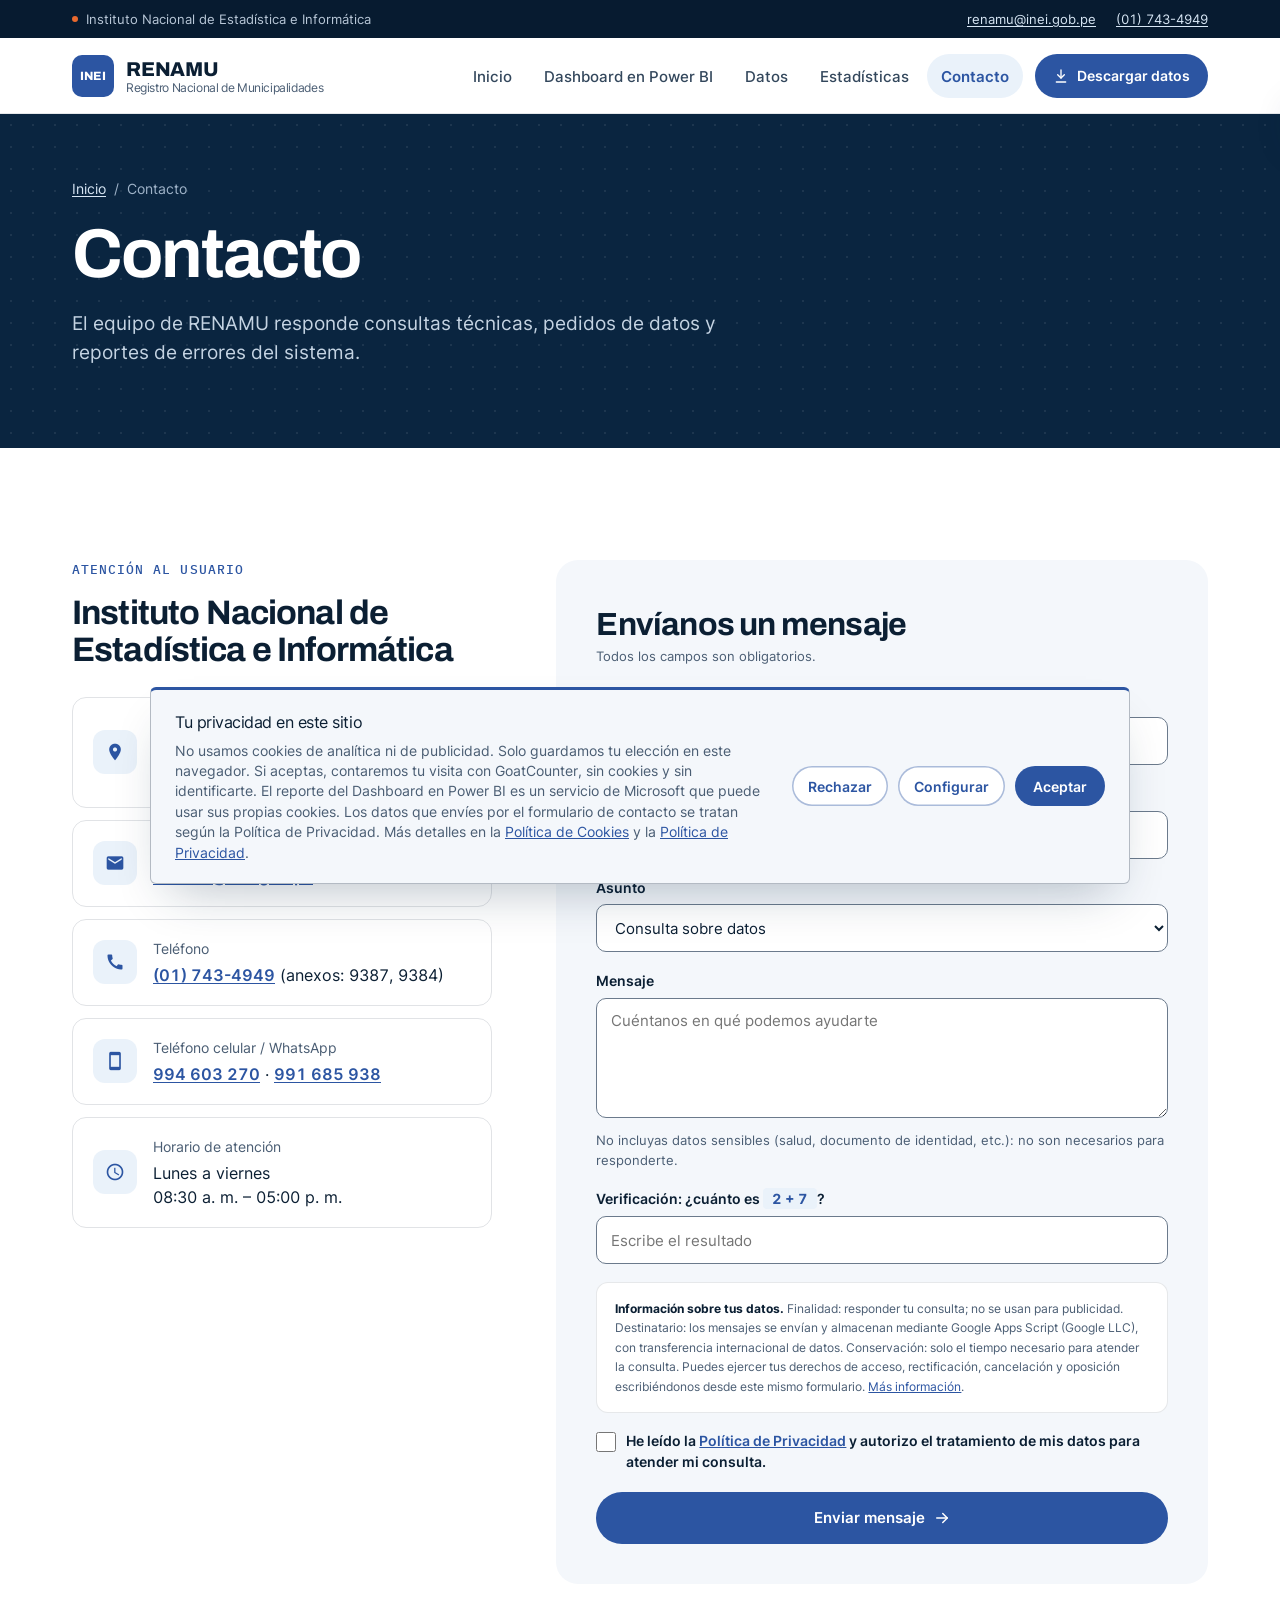
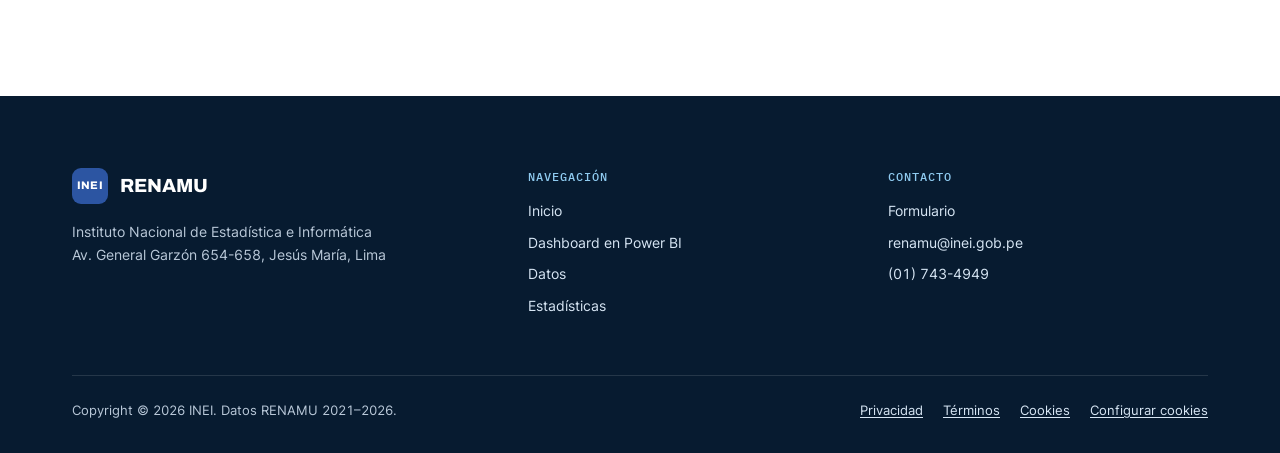
<file: contacto.html>
<!DOCTYPE html>
<html lang="es">
<head>
    <meta charset="UTF-8">
    <meta name="viewport" content="width=device-width, initial-scale=1.0">
    <meta http-equiv="Content-Security-Policy" content="default-src 'self'; style-src 'self' 'unsafe-inline'; img-src 'self' data: https://michellalex.goatcounter.com; font-src 'self'; frame-src 'none'; object-src 'none'; base-uri 'self'; form-action 'self'; script-src 'self'; connect-src 'self' https://michellalex.goatcounter.com https://script.google.com https://script.googleusercontent.com">
    <meta name="referrer" content="strict-origin-when-cross-origin">
    <title>Contacto | RENAMU - INEI</title>
    <meta name="description" content="Contacta al equipo del Registro Nacional de Municipalidades del INEI: consultas técnicas, solicitudes de datos y reportes de incidencias.">
    <meta name="theme-color" content="#0A2540">
    <link rel="canonical" href="https://michaeldm05.github.io/contacto.html">
    <meta property="og:type" content="website">
    <meta property="og:site_name" content="RENAMU · INEI">
    <meta property="og:locale" content="es_PE">
    <meta property="og:title" content="Contacto | RENAMU - INEI">
    <meta property="og:description" content="Escribe al equipo de RENAMU: consultas técnicas, solicitudes de datos y reportes de incidencias.">
    <meta property="og:url" content="https://michaeldm05.github.io/contacto.html">
    <meta property="og:image" content="https://michaeldm05.github.io/og-image.png">
    <meta property="og:image:width" content="1200">
    <meta property="og:image:height" content="630">
    <meta name="twitter:card" content="summary_large_image">
    <meta name="twitter:title" content="Contacto | RENAMU - INEI">
    <meta name="twitter:image" content="https://michaeldm05.github.io/og-image.png">
    <link rel="icon" href="favicon.svg" type="image/svg+xml">
    <link rel="apple-touch-icon" href="apple-touch-icon.png">
    <script type="application/ld+json">
    {
        "@context": "https://schema.org",
        "@type": "BreadcrumbList",
        "itemListElement": [
            { "@type": "ListItem", "position": 1, "name": "Inicio", "item": "https://michaeldm05.github.io/index.html" },
            { "@type": "ListItem", "position": 2, "name": "Contacto", "item": "https://michaeldm05.github.io/contacto.html" }
        ]
    }
    </script>
    <link rel="stylesheet" href="css/fonts.css">
    <link rel="stylesheet" href="css/style.css">
</head>
<body>
    <a class="skip-link" href="#contenido">Saltar al contenido</a>

    <!-- Franja institucional -->
    <div class="topbar">
        <div class="container topbar-inner">
            <span class="topbar-org"><span class="topbar-dot" aria-hidden="true"></span>Instituto Nacional de Estadística e Informática</span>
            <span class="topbar-links"><a href="mailto:renamu@inei.gob.pe">renamu@inei.gob.pe</a><a href="tel:+5117434949">(01) 743-4949</a></span>
        </div>
    </div>

    <!-- Navbar -->
    <nav class="navbar" id="navbar" aria-label="Navegación principal">
        <div class="navbar-inner">
            <a href="index.html" class="navbar-logo">
                <span class="navbar-logo-icon" aria-hidden="true">INEI</span>
                <span class="navbar-logo-text"><span class="navbar-logo-name">RENAMU</span><span class="navbar-logo-sub">Registro Nacional de Municipalidades</span></span>
            </a>
            <button class="nav-toggle" id="navToggle" aria-expanded="false" aria-controls="navLinks" aria-label="Abrir menú de navegación">
                <span class="material-icons icon-open" aria-hidden="true">menu</span>
                <span class="material-icons icon-close" aria-hidden="true">close</span>
            </button>
            <ul class="navbar-links" id="navLinks">
                <li><a href="index.html">Inicio</a></li>
                <li><a href="dashboard.html">Dashboard en Power BI</a></li>
                <li><a href="datos.html">Datos</a></li>
                <li><a href="estadisticas.html">Estadísticas</a></li>
                <li><a href="contacto.html" class="active" aria-current="page">Contacto</a></li>
                <li class="navbar-cta-item"><a href="datos.html#descargas" class="navbar-cta"><svg width="16" height="16" viewBox="0 0 24 24" fill="none" stroke="currentColor" stroke-width="2" stroke-linecap="round" stroke-linejoin="round" aria-hidden="true"><path d="M12 3v12"/><path d="m7 10 5 5 5-5"/><path d="M5 21h14"/></svg>Descargar datos</a></li>
            </ul>
        </div>
    </nav>

    <div class="page-header">
        <div class="container">
            <nav class="breadcrumb" aria-label="Ruta de navegación"><a href="index.html">Inicio</a><span aria-hidden="true">/</span><span>Contacto</span></nav>
            <h1>Contacto</h1>
            <p>El equipo de RENAMU responde consultas técnicas, pedidos de datos y reportes de errores del sistema.</p>
        </div>
    </div>

    <main id="contenido">
    <section class="section">
        <div class="container">
            <div class="contact-grid">
                <div class="contact-info">
                    <span class="section-label">Atención al usuario</span>
                    <h2>Instituto Nacional de Estadística e Informática</h2>
                    <ul class="contact-details">
                        <li><span class="icon-tile" aria-hidden="true"><span class="material-icons">location_on</span></span><span><span class="contact-k">Dirección</span>Av. General Garzón <span class="nowrap">654-658</span><br>Jesús María, Lima</span></li>
                        <li><span class="icon-tile" aria-hidden="true"><span class="material-icons">mail</span></span><span><span class="contact-k">Correo</span><a href="mailto:renamu@inei.gob.pe">renamu@inei.gob.pe</a></span></li>
                        <li><span class="icon-tile" aria-hidden="true"><span class="material-icons">call</span></span><span><span class="contact-k">Teléfono</span><a href="tel:+5117434949">(01) 743-4949</a> <span class="nowrap">(anexos: 9387, 9384)</span></span></li>
                        <li><span class="icon-tile" aria-hidden="true"><span class="material-icons">smartphone</span></span><span><span class="contact-k">Teléfono celular / WhatsApp</span><a class="nowrap" href="tel:+51994603270">994 603 270</a> · <a class="nowrap" href="tel:+51991685938">991 685 938</a></span></li>
                        <li><span class="icon-tile" aria-hidden="true"><span class="material-icons">schedule</span></span><span><span class="contact-k">Horario de atención</span>Lunes a viernes<br><span class="nowrap">08:30 a.&nbsp;m. – 05:00 p.&nbsp;m.</span></span></li>
                    </ul>
                </div>

                <form class="contact-form" id="formContacto" novalidate>
                    <h2 class="contact-form-title">Envíanos un mensaje</h2>
                    <p class="form-required-note">Todos los campos son obligatorios.</p>
                    <div class="form-group">
                        <label for="campoNombre">Nombre completo</label>
                        <input type="text" id="campoNombre" name="nombre" class="form-control" placeholder="Tu nombre" autocomplete="name" maxlength="120" required aria-describedby="errorNombre">
                        <p class="field-error" id="errorNombre" hidden></p>
                    </div>
                    <div class="form-group">
                        <label for="campoCorreo">Correo electrónico</label>
                        <input type="email" id="campoCorreo" name="correo" class="form-control" placeholder="tucorreo@ejemplo.com" autocomplete="email" maxlength="254" required aria-describedby="errorCorreo">
                        <p class="field-error" id="errorCorreo" hidden></p>
                    </div>
                    <div class="form-group">
                        <label for="campoAsunto">Asunto</label>
                        <select class="form-control" id="campoAsunto" name="asunto">
                            <option>Consulta sobre datos</option>
                            <option>Reporte de un error</option>
                            <option>Solicitud de información adicional</option>
                            <option>Otro</option>
                        </select>
                    </div>
                    <div class="form-group">
                        <label for="campoMensaje">Mensaje</label>
                        <textarea class="form-control" id="campoMensaje" name="mensaje" placeholder="Cuéntanos en qué podemos ayudarte" maxlength="5000" required aria-describedby="ayudaMensaje errorMensaje"></textarea>
                        <span class="form-hint" id="ayudaMensaje">No incluyas datos sensibles (salud, documento de identidad, etc.): no son necesarios para responderte.</span>
                        <p class="field-error" id="errorMensaje" hidden></p>
                    </div>

                    <!-- Campo trampa: invisible para personas, los bots de formularios suelen rellenarlo -->
                    <div class="hp-field" aria-hidden="true">
                        <label for="campoWeb">Deja este campo vacío</label>
                        <input type="text" id="campoWeb" name="sitio_web" tabindex="-1" autocomplete="off">
                    </div>

                    <div class="form-group captcha-group">
                        <label for="campoCaptcha">Verificación: ¿cuánto es <span class="captcha-question" id="captchaPregunta">? + ?</span>?</label>
                        <input type="text" inputmode="numeric" autocomplete="off" class="form-control" id="campoCaptcha" name="captcha_respuesta" placeholder="Escribe el resultado" required aria-describedby="errorCaptcha">
                        <p class="field-error" id="errorCaptcha" hidden></p>
                    </div>

                    <p class="privacy-clause" id="clausulaPrivacidad">
                        <strong>Información sobre tus datos.</strong>
                        Finalidad: responder tu consulta; no se usan para publicidad.
                        Destinatario: los mensajes se envían y almacenan mediante Google Apps Script (Google LLC),
                        con transferencia internacional de datos. Conservación: solo el tiempo necesario para atender
                        la consulta. Puedes ejercer tus derechos de acceso, rectificación, cancelación y oposición
                        escribiéndonos desde este mismo formulario.
                        <a href="privacidad.html">Más información</a>.
                    </p>

                    <div class="form-group">
                        <div class="form-check">
                            <input type="checkbox" id="campoConsentimiento" name="consentimiento" value="si" required aria-describedby="clausulaPrivacidad errorConsentimiento">
                            <label for="campoConsentimiento">
                                He leído la <a href="privacidad.html">Política de Privacidad</a> y autorizo el tratamiento
                                de mis datos para atender mi consulta.
                            </label>
                        </div>
                        <p class="field-error" id="errorConsentimiento" hidden></p>
                    </div>

                    <button type="submit" class="btn btn-primary btn-block">
                        Enviar mensaje
                        <svg width="18" height="18" viewBox="0 0 24 24" fill="none" stroke="currentColor" stroke-width="2" stroke-linecap="round" stroke-linejoin="round" aria-hidden="true"><path d="M5 12h14"/><path d="m13 6 6 6-6 6"/></svg>
                    </button>
                </form>
            </div>
        </div>
    </section>
    </main>

    <!-- Footer -->
    <footer class="footer">
        <div class="container">
            <div class="footer-grid">
                <div class="footer-brand">
                    <span class="footer-logo"><span class="navbar-logo-icon" aria-hidden="true">INEI</span>RENAMU</span>
                    <p>Instituto Nacional de Estadística e Informática<br>Av. General Garzón 654-658, Jesús María, Lima</p>
                </div>
                <div>
                    <h2>Navegación</h2>
                    <ul class="footer-links">
                        <li><a href="index.html">Inicio</a></li>
                        <li><a href="dashboard.html">Dashboard en Power BI</a></li>
                        <li><a href="datos.html">Datos</a></li>
                        <li><a href="estadisticas.html">Estadísticas</a></li>
                    </ul>
                </div>
                <div>
                    <h2>Contacto</h2>
                    <ul class="footer-links">
                        <li><a href="contacto.html">Formulario</a></li>
                        <li><a href="mailto:renamu@inei.gob.pe">renamu@inei.gob.pe</a></li>
                        <li><a href="tel:+5117434949">(01) 743-4949</a></li>
                    </ul>
                </div>
            </div>
            <div class="footer-bottom">
                <span>Copyright © 2026 INEI. Datos RENAMU 2021–2026.</span>
                <nav aria-label="Información legal">
                    <ul class="footer-legal">
                        <li><a href="privacidad.html">Privacidad</a></li>
                        <li><a href="terminos.html">Términos</a></li>
                        <li><a href="cookies.html">Cookies</a></li>
                        <li><button type="button" data-abrir-cookies>Configurar cookies</button></li>
                    </ul>
                </nav>
            </div>
        </div>
    </footer>

    <div class="toast" id="toast" role="status" aria-live="polite">
        <span class="material-icons toast-icon" aria-hidden="true">check_circle</span>
        <span id="toastMessage"></span>
    </div>

    <script type="text/plain" data-consent="analitica" data-src="js/vendor/goatcounter.js" data-goatcounter="https://michellalex.goatcounter.com/count"></script>
    <script src="js/consent.js"></script>
    <script src="js/main.js"></script>
    <script src="js/contacto.js"></script>
</body>
</html>
</file>
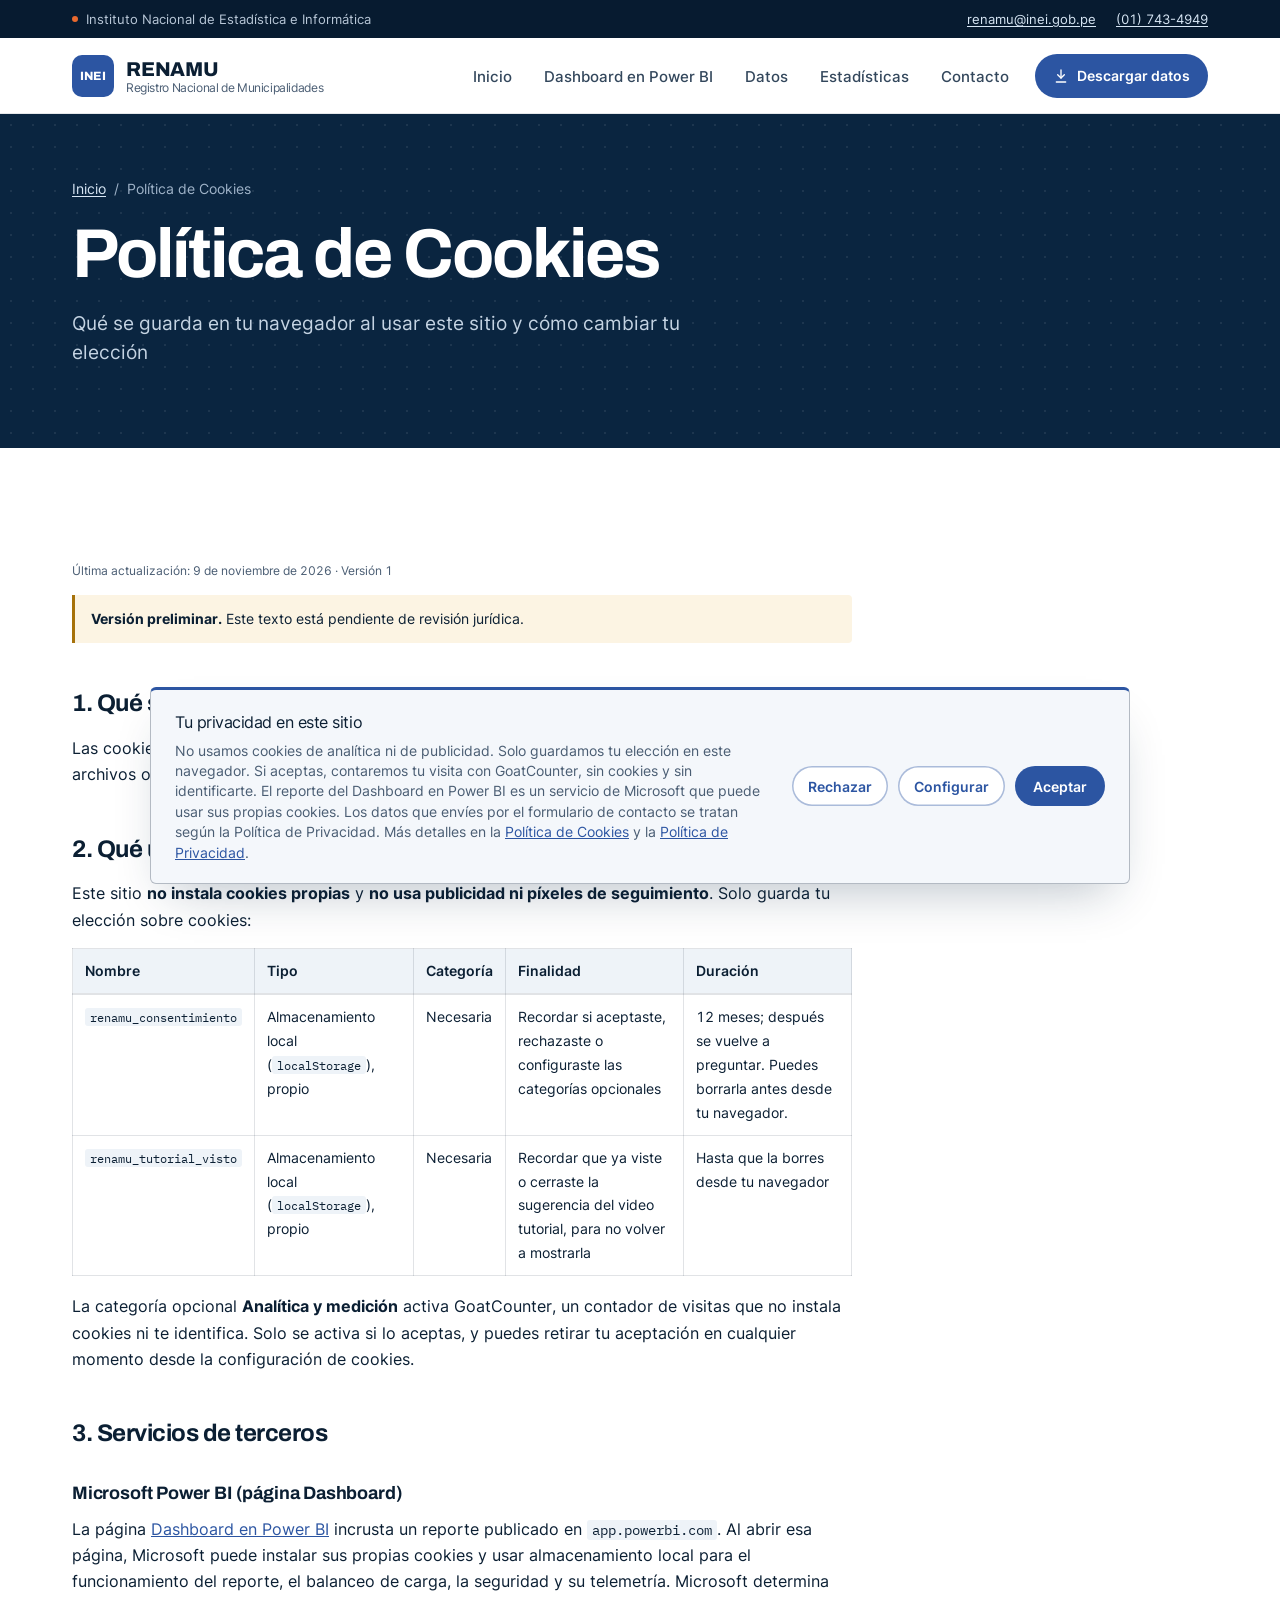
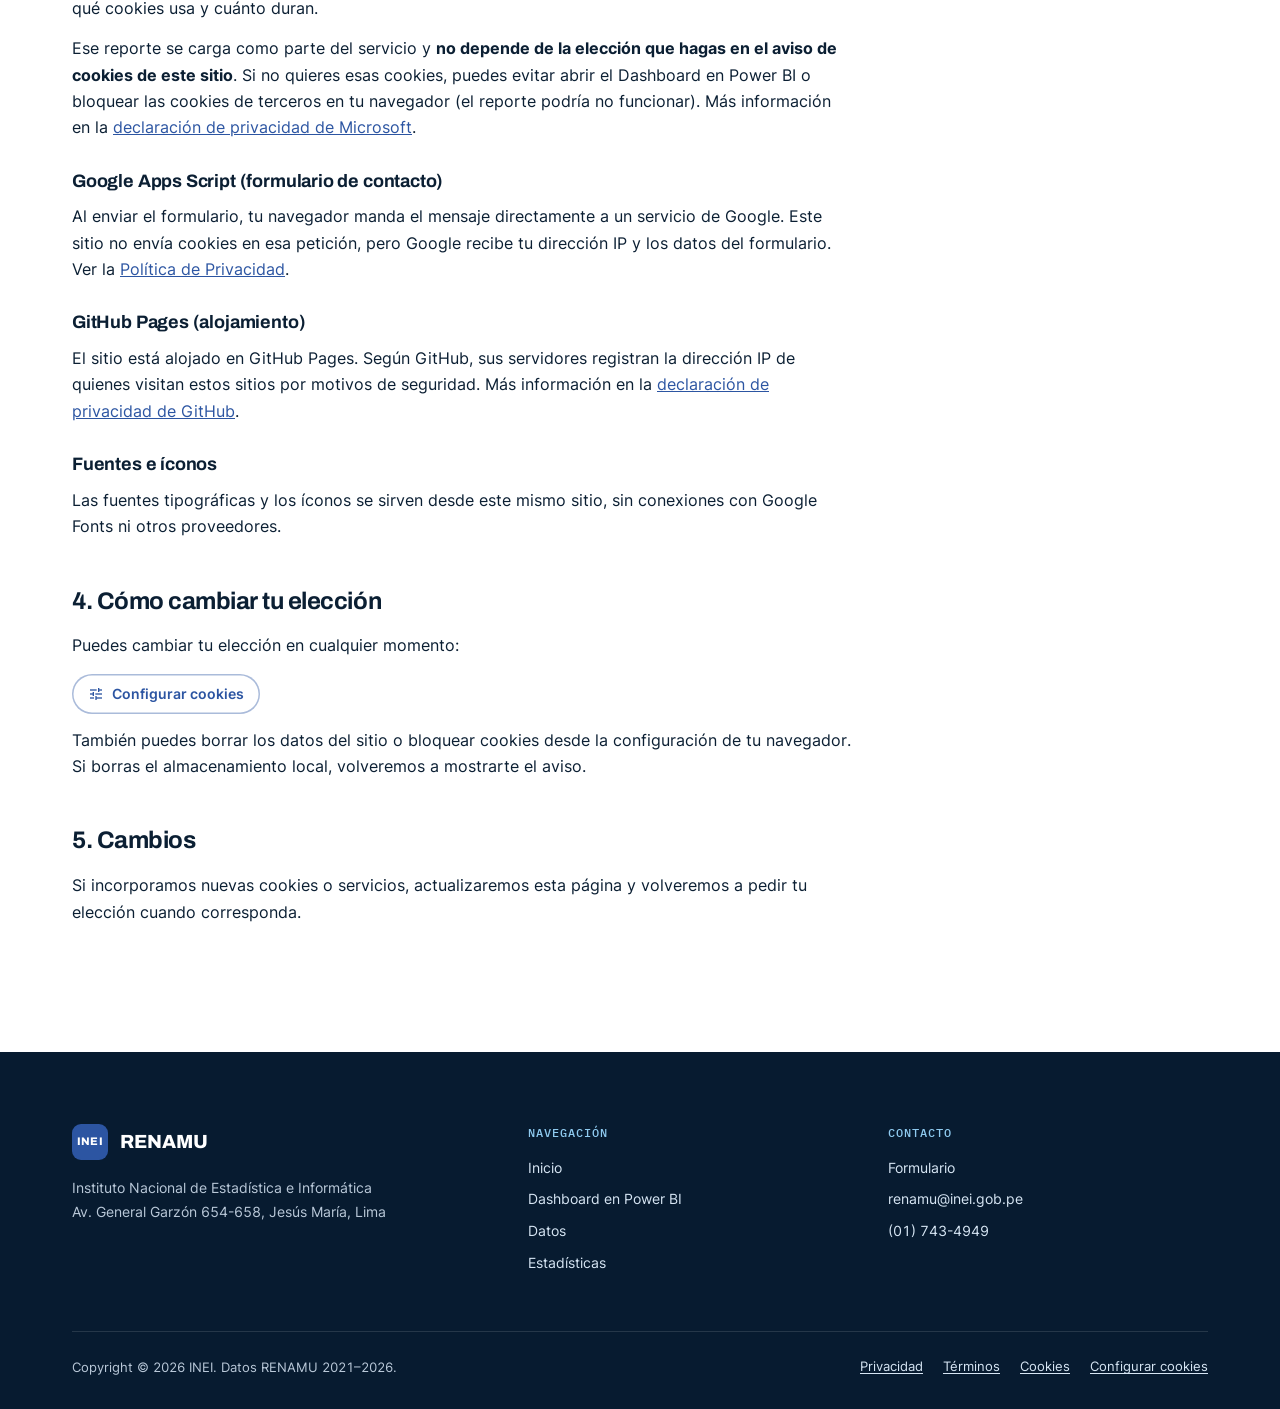
<file: cookies.html>
<!DOCTYPE html>
<html lang="es">
<head>
    <meta charset="UTF-8">
    <meta name="viewport" content="width=device-width, initial-scale=1.0">
    <meta http-equiv="Content-Security-Policy" content="default-src 'self'; script-src 'self'; style-src 'self' 'unsafe-inline'; img-src 'self' data: https://michellalex.goatcounter.com; font-src 'self'; connect-src 'self' https://michellalex.goatcounter.com; frame-src 'none'; object-src 'none'; base-uri 'self'; form-action 'self'">
    <meta name="referrer" content="strict-origin-when-cross-origin">
    <title>Política de Cookies | RENAMU</title>
    <meta name="description" content="Qué cookies y almacenamiento local usa el sitio del RENAMU, qué servicios de terceros intervienen y cómo cambiar tu elección.">
    <meta name="theme-color" content="#0A2540">
    <link rel="canonical" href="https://michaeldm05.github.io/cookies.html">
    <link rel="icon" href="favicon.svg" type="image/svg+xml">
    <link rel="apple-touch-icon" href="apple-touch-icon.png">
    <link rel="stylesheet" href="css/fonts.css">
    <link rel="stylesheet" href="css/style.css">
</head>
<body>
    <a class="skip-link" href="#contenido">Saltar al contenido</a>

    <!-- Franja institucional -->
    <div class="topbar">
        <div class="container topbar-inner">
            <span class="topbar-org"><span class="topbar-dot" aria-hidden="true"></span>Instituto Nacional de Estadística e Informática</span>
            <span class="topbar-links"><a href="mailto:renamu@inei.gob.pe">renamu@inei.gob.pe</a><a href="tel:+5117434949">(01) 743-4949</a></span>
        </div>
    </div>

    <!-- Navbar -->
    <nav class="navbar" id="navbar" aria-label="Navegación principal">
        <div class="navbar-inner">
            <a href="index.html" class="navbar-logo">
                <span class="navbar-logo-icon" aria-hidden="true">INEI</span>
                <span class="navbar-logo-text"><span class="navbar-logo-name">RENAMU</span><span class="navbar-logo-sub">Registro Nacional de Municipalidades</span></span>
            </a>
            <button class="nav-toggle" id="navToggle" aria-expanded="false" aria-controls="navLinks" aria-label="Abrir menú de navegación">
                <span class="material-icons icon-open" aria-hidden="true">menu</span>
                <span class="material-icons icon-close" aria-hidden="true">close</span>
            </button>
            <ul class="navbar-links" id="navLinks">
                <li><a href="index.html">Inicio</a></li>
                <li><a href="dashboard.html">Dashboard en Power BI</a></li>
                <li><a href="datos.html">Datos</a></li>
                <li><a href="estadisticas.html">Estadísticas</a></li>
                <li><a href="contacto.html">Contacto</a></li>
                <li class="navbar-cta-item"><a href="datos.html#descargas" class="navbar-cta"><svg width="16" height="16" viewBox="0 0 24 24" fill="none" stroke="currentColor" stroke-width="2" stroke-linecap="round" stroke-linejoin="round" aria-hidden="true"><path d="M12 3v12"/><path d="m7 10 5 5 5-5"/><path d="M5 21h14"/></svg>Descargar datos</a></li>
            </ul>
        </div>
    </nav>

    <div class="page-header">
        <div class="container">
            <nav class="breadcrumb" aria-label="Ruta de navegación"><a href="index.html">Inicio</a><span aria-hidden="true">/</span><span>Política de Cookies</span></nav>
            <h1>Política de Cookies</h1>
            <p>Qué se guarda en tu navegador al usar este sitio y cómo cambiar tu elección</p>
        </div>
    </div>

    <main id="contenido">
    <section class="section">
        <div class="container">
            <article class="legal">
                <p class="legal-meta">Última actualización: 9 de noviembre de 2026 · Versión 1</p>

                <p class="legal-draft">
                    <strong>Versión preliminar.</strong> Este texto está pendiente de revisión jurídica.
                </p>

                <h2 id="que-son">1. Qué son las cookies</h2>
                <p>
                    Las cookies y tecnologías similares, como el almacenamiento local del navegador, son pequeños
                    archivos o registros que un sitio guarda en tu dispositivo para recordar información entre
                    visitas.
                </p>

                <h2 id="propias">2. Qué usa este sitio</h2>
                <p>
                    Este sitio <strong>no instala cookies propias</strong> y <strong>no usa publicidad
                    ni píxeles de seguimiento</strong>. Solo guarda tu elección sobre cookies:
                </p>
                <div class="legal-table-wrap">
                    <table class="legal-table">
                        <caption class="sr-only">Almacenamiento propio del sitio</caption>
                        <thead>
                            <tr>
                                <th scope="col">Nombre</th>
                                <th scope="col">Tipo</th>
                                <th scope="col">Categoría</th>
                                <th scope="col">Finalidad</th>
                                <th scope="col">Duración</th>
                            </tr>
                        </thead>
                        <tbody>
                            <tr>
                                <td><code>renamu_consentimiento</code></td>
                                <td>Almacenamiento local (<code>localStorage</code>), propio</td>
                                <td>Necesaria</td>
                                <td>Recordar si aceptaste, rechazaste o configuraste las categorías opcionales</td>
                                <td>12 meses; después se vuelve a preguntar. Puedes borrarla antes desde tu navegador.</td>
                            </tr>
                            <tr>
                                <td><code>renamu_tutorial_visto</code></td>
                                <td>Almacenamiento local (<code>localStorage</code>), propio</td>
                                <td>Necesaria</td>
                                <td>Recordar que ya viste o cerraste la sugerencia del video tutorial, para no volver a mostrarla</td>
                                <td>Hasta que la borres desde tu navegador</td>
                            </tr>
                        </tbody>
                    </table>
                </div>
                <p>
                    La categoría opcional <strong>Analítica y medición</strong> activa GoatCounter, un contador de
                    visitas que no instala cookies ni te identifica. Solo se activa si lo aceptas, y puedes retirar
                    tu aceptación en cualquier momento desde la configuración de cookies.
                </p>

                <h2 id="terceros">3. Servicios de terceros</h2>
                <h3>Microsoft Power BI (página Dashboard)</h3>
                <p>
                    La página <a href="dashboard.html">Dashboard en Power BI</a> incrusta un reporte publicado en
                    <code>app.powerbi.com</code>. Al abrir esa página, Microsoft puede instalar sus propias cookies y
                    usar almacenamiento local para el funcionamiento del reporte, el balanceo de carga, la seguridad
                    y su telemetría. Microsoft determina qué cookies usa y cuánto duran.
                </p>
                <p>
                    Ese reporte se carga como parte del servicio y <strong>no depende de la elección que hagas en el
                    aviso de cookies de este sitio</strong>. Si no quieres esas cookies, puedes evitar abrir el
                    Dashboard en Power BI o bloquear las cookies de terceros en tu navegador (el reporte podría no funcionar).
                    Más información en la <a href="https://privacy.microsoft.com/es-es/privacystatement" rel="noopener">declaración de privacidad de Microsoft</a>.
                </p>

                <h3>Google Apps Script (formulario de contacto)</h3>
                <p>
                    Al enviar el formulario, tu navegador manda el mensaje directamente a un servicio de Google.
                    Este sitio no envía cookies en esa petición, pero Google recibe tu dirección IP y los datos del
                    formulario. Ver la <a href="privacidad.html#destinatarios">Política de Privacidad</a>.
                </p>

                <h3>GitHub Pages (alojamiento)</h3>
                <p>
                    El sitio está alojado en GitHub Pages. Según GitHub, sus servidores registran la dirección IP
                    de quienes visitan estos sitios por motivos de seguridad. Más información en la
                    <a href="https://docs.github.com/es/site-policy/privacy-policies/github-general-privacy-statement" rel="noopener">declaración de privacidad de GitHub</a>.
                </p>

                <h3>Fuentes e íconos</h3>
                <p>
                    Las fuentes tipográficas y los íconos se sirven desde este mismo sitio, sin conexiones con
                    Google Fonts ni otros proveedores.
                </p>

                <h2 id="gestionar">4. Cómo cambiar tu elección</h2>
                <p>
                    Puedes cambiar tu elección en cualquier momento:
                </p>
                <p>
                    <button type="button" class="btn btn-outline btn-sm" data-abrir-cookies>
                        <span class="material-icons" style="font-size:16px;" aria-hidden="true">tune</span>
                        Configurar cookies
                    </button>
                </p>
                <p>
                    También puedes borrar los datos del sitio o bloquear cookies desde la configuración de tu
                    navegador. Si borras el almacenamiento local, volveremos a mostrarte el aviso.
                </p>

                <h2 id="cambios">5. Cambios</h2>
                <p>
                    Si incorporamos nuevas cookies o servicios, actualizaremos esta página y volveremos a pedir tu
                    elección cuando corresponda.
                </p>
            </article>
        </div>
    </section>
    </main>

    <!-- Footer -->
    <footer class="footer">
        <div class="container">
            <div class="footer-grid">
                <div class="footer-brand">
                    <span class="footer-logo"><span class="navbar-logo-icon" aria-hidden="true">INEI</span>RENAMU</span>
                    <p>Instituto Nacional de Estadística e Informática<br>Av. General Garzón 654-658, Jesús María, Lima</p>
                </div>
                <div>
                    <h2>Navegación</h2>
                    <ul class="footer-links">
                        <li><a href="index.html">Inicio</a></li>
                        <li><a href="dashboard.html">Dashboard en Power BI</a></li>
                        <li><a href="datos.html">Datos</a></li>
                        <li><a href="estadisticas.html">Estadísticas</a></li>
                    </ul>
                </div>
                <div>
                    <h2>Contacto</h2>
                    <ul class="footer-links">
                        <li><a href="contacto.html">Formulario</a></li>
                        <li><a href="mailto:renamu@inei.gob.pe">renamu@inei.gob.pe</a></li>
                        <li><a href="tel:+5117434949">(01) 743-4949</a></li>
                    </ul>
                </div>
            </div>
            <div class="footer-bottom">
                <span>Copyright © 2026 INEI. Datos RENAMU 2021–2026.</span>
                <nav aria-label="Información legal">
                    <ul class="footer-legal">
                        <li><a href="privacidad.html">Privacidad</a></li>
                        <li><a href="terminos.html">Términos</a></li>
                        <li><a href="cookies.html">Cookies</a></li>
                        <li><button type="button" data-abrir-cookies>Configurar cookies</button></li>
                    </ul>
                </nav>
            </div>
        </div>
    </footer>

    <script type="text/plain" data-consent="analitica" data-src="js/vendor/goatcounter.js" data-goatcounter="https://michellalex.goatcounter.com/count"></script>
    <script src="js/consent.js"></script>
    <script src="js/main.js"></script>
</body>
</html>
</file>
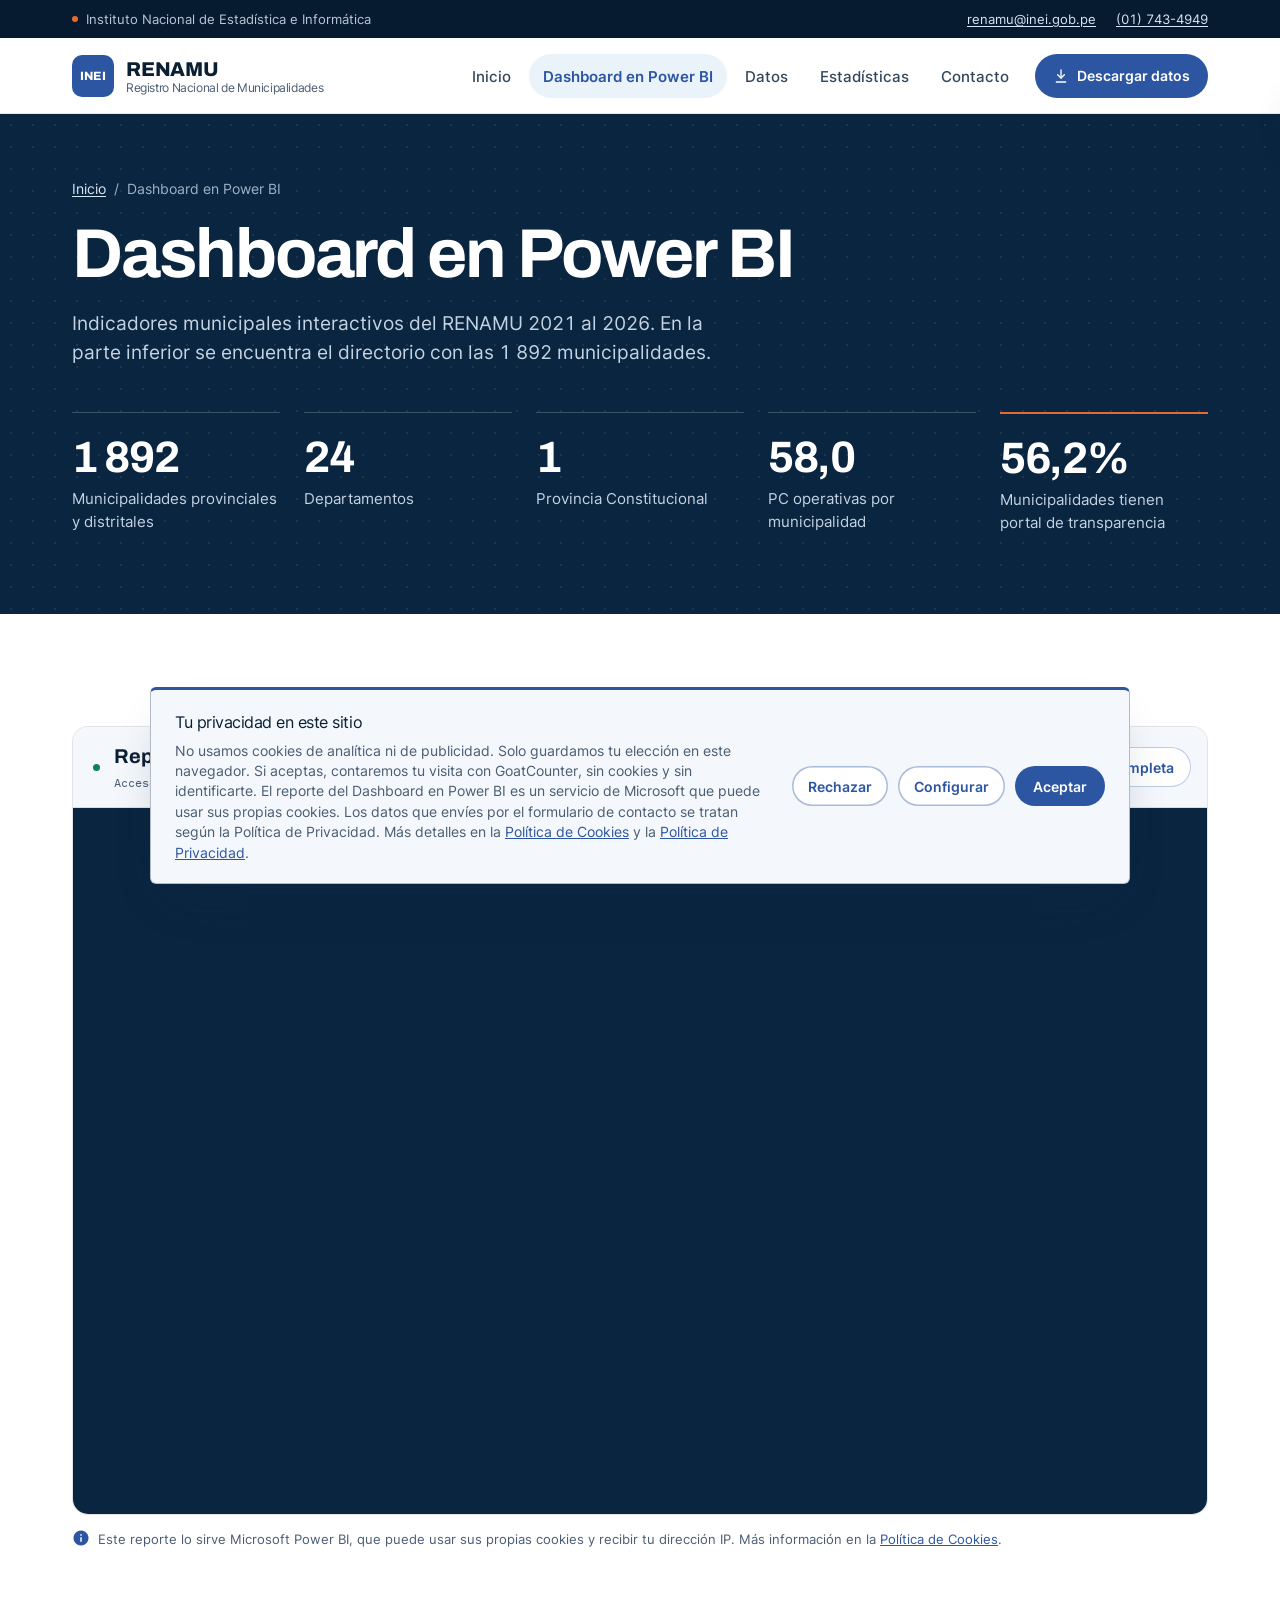
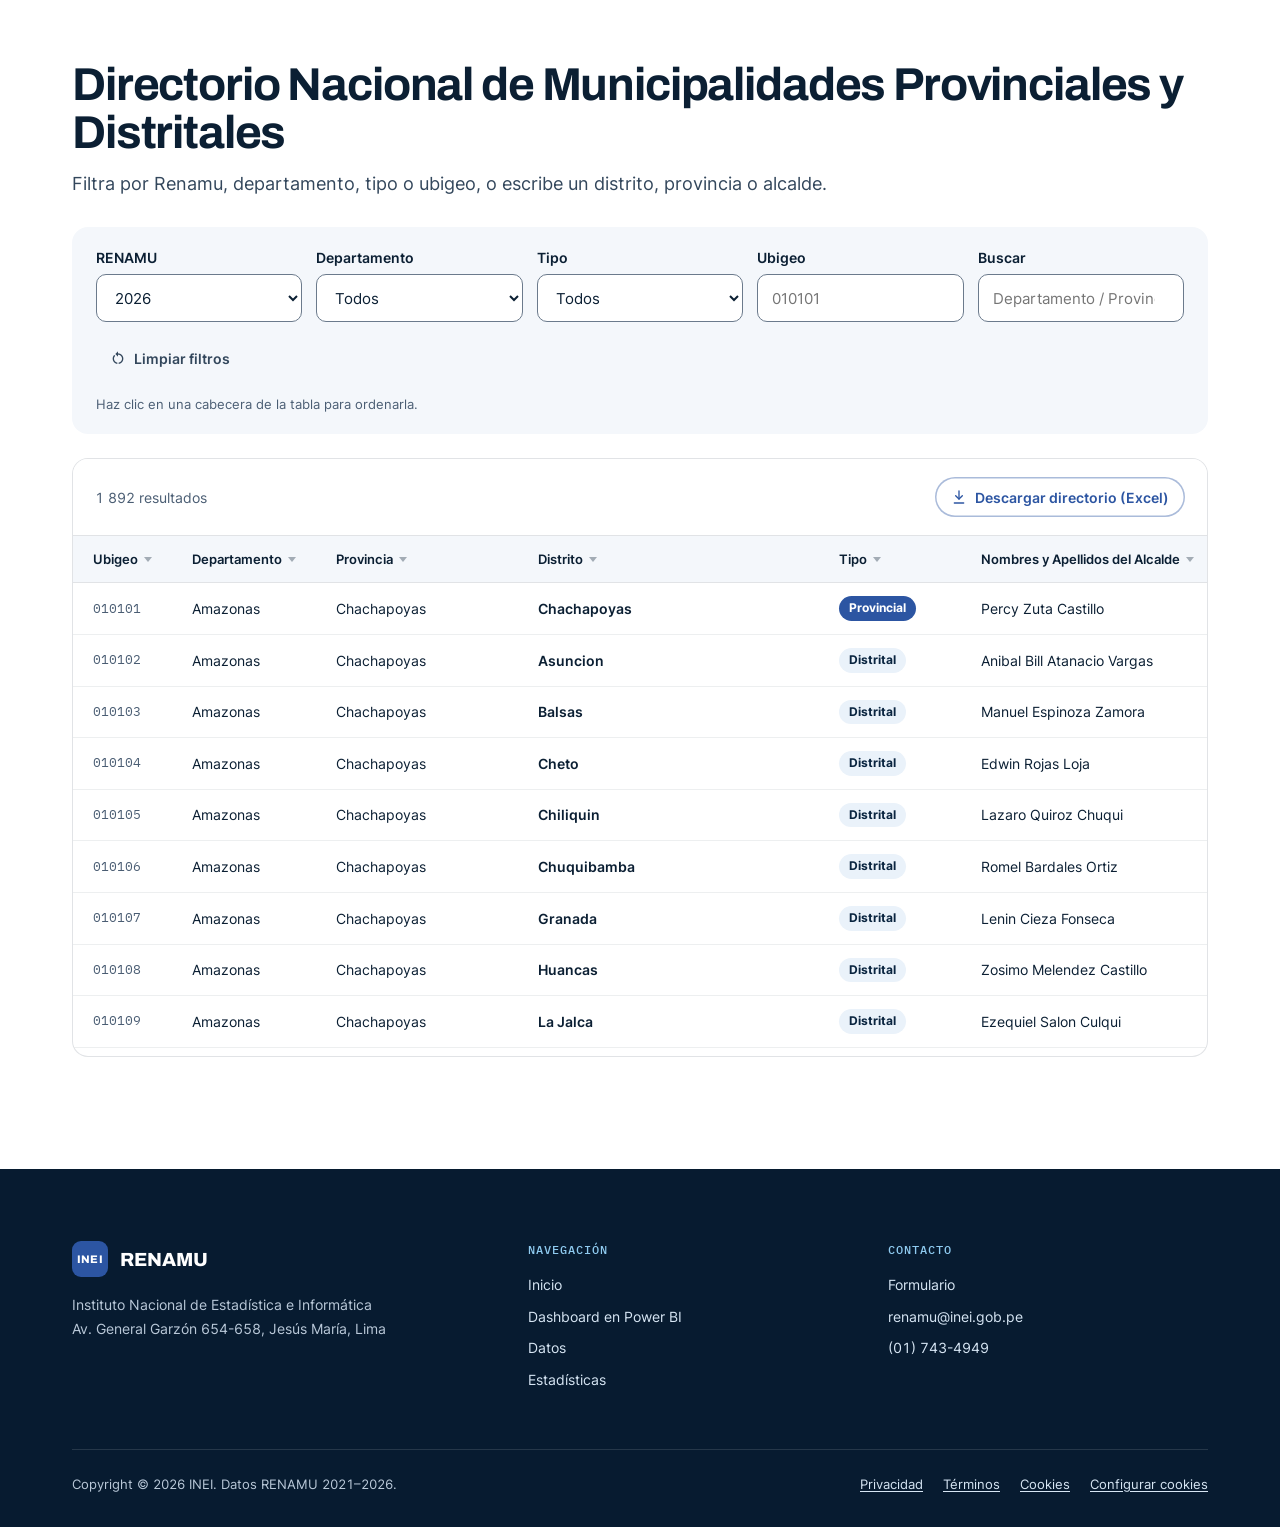
<file: dashboard.html>
<!DOCTYPE html>
<html lang="es">
<head>
    <meta charset="UTF-8">
    <meta name="viewport" content="width=device-width, initial-scale=1.0">
    <title>Dashboard en Power BI | RENAMU - INEI</title>
    <meta name="description" content="Panel interactivo del RENAMU: reporte Power BI y buscador de las 1 892 municipalidades del Perú por ubigeo, departamento, tipo y alcalde, 2021–2026.">
    <meta name="theme-color" content="#0A2540">
    <link rel="canonical" href="https://michaeldm05.github.io/dashboard.html">
    <meta property="og:type" content="website">
    <meta property="og:site_name" content="RENAMU · INEI">
    <meta property="og:locale" content="es_PE">
    <meta property="og:title" content="Dashboard en Power BI | RENAMU - INEI">
    <meta property="og:description" content="Reporte Power BI y buscador de las 1 892 municipalidades del Perú por ubigeo, departamento, tipo y alcalde.">
    <meta property="og:url" content="https://michaeldm05.github.io/dashboard.html">
    <meta property="og:image" content="https://michaeldm05.github.io/og-image.png">
    <meta property="og:image:width" content="1200">
    <meta property="og:image:height" content="630">
    <meta name="twitter:card" content="summary_large_image">
    <meta name="twitter:title" content="Dashboard en Power BI | RENAMU - INEI">
    <meta name="twitter:image" content="https://michaeldm05.github.io/og-image.png">
    <link rel="icon" href="favicon.svg" type="image/svg+xml">
    <link rel="apple-touch-icon" href="apple-touch-icon.png">
    <script type="application/ld+json">
    {
        "@context": "https://schema.org",
        "@type": "BreadcrumbList",
        "itemListElement": [
            { "@type": "ListItem", "position": 1, "name": "Inicio", "item": "https://michaeldm05.github.io/index.html" },
            { "@type": "ListItem", "position": 2, "name": "Dashboard en Power BI", "item": "https://michaeldm05.github.io/dashboard.html" }
        ]
    }
    </script>
    <link rel="stylesheet" href="css/fonts.css">
    <link rel="stylesheet" href="css/style.css">
    <!-- Adelanta la descarga de la versión ligera del año por defecto: no bloquea
         el render y evita esperar a que corra el JS para empezar a pedirla. -->
    <link rel="preload" as="script" href="data/municipios_2026_lite.js">
</head>
<body>
    <a class="skip-link" href="#contenido">Saltar al contenido</a>

    <!-- Franja institucional -->
    <div class="topbar">
        <div class="container topbar-inner">
            <span class="topbar-org"><span class="topbar-dot" aria-hidden="true"></span>Instituto Nacional de Estadística e Informática</span>
            <span class="topbar-links"><a href="mailto:renamu@inei.gob.pe">renamu@inei.gob.pe</a><a href="tel:+5117434949">(01) 743-4949</a></span>
        </div>
    </div>

    <!-- Navbar -->
    <nav class="navbar" id="navbar" aria-label="Navegación principal">
        <div class="navbar-inner">
            <a href="index.html" class="navbar-logo">
                <span class="navbar-logo-icon" aria-hidden="true">INEI</span>
                <span class="navbar-logo-text"><span class="navbar-logo-name">RENAMU</span><span class="navbar-logo-sub">Registro Nacional de Municipalidades</span></span>
            </a>
            <button class="nav-toggle" id="navToggle" aria-expanded="false" aria-controls="navLinks" aria-label="Abrir menú de navegación">
                <span class="material-icons icon-open" aria-hidden="true">menu</span>
                <span class="material-icons icon-close" aria-hidden="true">close</span>
            </button>
            <ul class="navbar-links" id="navLinks">
                <li><a href="index.html">Inicio</a></li>
                <li><a href="dashboard.html" class="active" aria-current="page">Dashboard en Power BI</a></li>
                <li><a href="datos.html">Datos</a></li>
                <li><a href="estadisticas.html">Estadísticas</a></li>
                <li><a href="contacto.html">Contacto</a></li>
                <li class="navbar-cta-item"><a href="datos.html#descargas" class="navbar-cta"><svg width="16" height="16" viewBox="0 0 24 24" fill="none" stroke="currentColor" stroke-width="2" stroke-linecap="round" stroke-linejoin="round" aria-hidden="true"><path d="M12 3v12"/><path d="m7 10 5 5 5-5"/><path d="M5 21h14"/></svg>Descargar datos</a></li>
            </ul>
        </div>
    </nav>

    <!-- Page Header -->
    <div class="page-header">
        <div class="container">
            <nav class="breadcrumb" aria-label="Ruta de navegación"><a href="index.html">Inicio</a><span aria-hidden="true">/</span><span>Dashboard en Power BI</span></nav>
            <h1>Dashboard en Power BI</h1>
            <p>Indicadores municipales interactivos del RENAMU 2021 al 2026. En la parte inferior se encuentra el directorio con las 1&nbsp;892 municipalidades.</p>
            <h2 class="sr-only">Indicadores clave</h2>
            <div class="stats-grid header-kpis">
                <div class="stat-item">
                    <div class="stat-item-number" id="totalMuni">0</div>
                    <div class="stat-item-label">Municipalidades provinciales y distritales</div>
                </div>
                <div class="stat-item">
                    <div class="stat-item-number" id="totalDept">0</div>
                    <div class="stat-item-label">Departamentos</div>
                </div>
                <div class="stat-item">
                    <div class="stat-item-number" id="totalProvConst">0</div>
                    <div class="stat-item-label">Provincia Constitucional</div>
                </div>
                <div class="stat-item">
                    <div class="stat-item-number" id="promedioPCs">0</div>
                    <div class="stat-item-label">PC operativas por municipalidad</div>
                </div>
                <div class="stat-item">
                    <div class="stat-item-number" id="pctPortal">0%</div>
                    <div class="stat-item-label">Municipalidades tienen portal de transparencia</div>
                </div>
            </div>
        </div>
    </div>

    <main id="contenido">

    <!-- Power BI -->
    <section class="section">
        <div class="container">
            <div class="powerbi-card">
                <div class="powerbi-header">
                    <div class="powerbi-header-title">
                        <span class="powerbi-live-dot" aria-hidden="true"></span>
                        <div>
                            <h3>Reporte RENAMU en Power BI</h3>
                            <div class="powerbi-subtitle">Acceso público · publicado en la web</div>
                        </div>
                    </div>
                    <div class="powerbi-header-actions">
                        <button class="powerbi-icon-btn" title="Recargar reporte" aria-label="Recargar reporte" onclick="recargarPowerBI()">
                            <span class="material-icons" aria-hidden="true">refresh</span><span>Recargar</span>
                        </button>
                        <button class="powerbi-icon-btn" title="Pantalla completa" aria-label="Ver en pantalla completa" onclick="pantallaCompletaPowerBI()">
                            <span class="material-icons" aria-hidden="true">fullscreen</span><span>Pantalla completa</span>
                        </button>
                    </div>
                </div>
                <div class="powerbi-wrapper" id="powerbiWrapper">
                    <div class="powerbi-loading" id="powerbiLoading">
                        <span>Cargando reporte…</span>
                        <div class="powerbi-loading-bar"><span></span></div>
                    </div>
                    <iframe
                        id="powerbiFrame"
                        title="RENAMU - Reporte Power BI"
                        src="https://app.powerbi.com/view?r=eyJrIjoiYmJkMzA2ODUtZGY1Ny00NjlkLWE5OWQtNzU2MjQxNzljOTRmIiwidCI6IjQxMzgzODJlLWI1MTEtNDZhZC04ZjFmLWExMjIzZGE1ZDU3MCIsImMiOjR9"
                        frameborder="0"
                        allowfullscreen
                        loading="lazy"
                        onload="if (window.powerBICargado) powerBICargado(); else this.previousElementSibling.style.display='none';">
                    </iframe>
                </div>
            </div>
            <p class="powerbi-privacy-note">
                <span class="material-icons" aria-hidden="true">info</span>
                <span>
                    Este reporte lo sirve Microsoft Power BI, que puede usar sus propias cookies y recibir tu
                    dirección IP. Más información en la <a href="cookies.html#terceros">Política de Cookies</a>.
                </span>
            </p>
        </div>
    </section>

    <!-- Filters -->
    <section class="section" id="directorio" style="padding-top:0;">
        <div class="container">
            <h2 class="subsection-title">Directorio Nacional de Municipalidades Provinciales y Distritales</h2>
            <p class="subsection-subtitle">Filtra por Renamu, departamento, tipo o ubigeo, o escribe un distrito, provincia o alcalde.</p>
            <div class="filter-bar">
                <div class="filter-grid">
                    <div class="filter-group">
                        <label for="filtroAnio">RENAMU</label>
                        <select class="filter-select" id="filtroAnio"></select>
                    </div>
                    <div class="filter-group">
                        <label for="filtroDepto">Departamento</label>
                        <select class="filter-select" id="filtroDepto">
                            <option value="">Todos</option>
                        </select>
                    </div>
                    <div class="filter-group">
                        <label for="filtroTipo">Tipo</label>
                        <select class="filter-select" id="filtroTipo">
                            <option value="">Todos</option>
                            <option value="M">Metropolitana</option>
                            <option value="1">Provincial</option>
                            <option value="2">Distrital</option>
                        </select>
                    </div>
                    <div class="filter-group">
                        <label for="filtroUbigeo">Ubigeo</label>
                        <input type="text" inputmode="numeric" class="filter-input" id="filtroUbigeo" placeholder="010101">
                    </div>
                    <div class="filter-group">
                        <label for="busqueda">Buscar</label>
                        <input type="search" class="filter-input" id="busqueda" placeholder="Departamento / Provincia / Distrito">
                    </div>
                    <div class="filter-group filter-actions">
                        <button class="btn btn-ghost btn-sm" id="limpiarFiltros" type="button">
                            <span class="material-icons" style="font-size:16px;" aria-hidden="true">restart_alt</span>
                            Limpiar filtros
                        </button>
                    </div>
                </div>
                <p class="filter-hint">Haz clic en una cabecera de la tabla para ordenarla.</p>
            </div>

            <!-- Table -->
            <div class="table-container">
                <div class="table-top-bar">
                    <div class="table-top-bar-meta">
                        <span class="table-scroll-hint">
                            <span class="material-icons" style="font-size:14px;" aria-hidden="true">swipe</span>
                            Desliza para ver más
                        </span>
                        <span class="table-count" id="resultadosCount" aria-live="polite"></span>
                    </div>
                    <a class="btn btn-outline btn-sm" id="descargaDirectorio" href="https://cdn.www.gob.pe/uploads/document/file/9915971/8058591-cuadros-excel-directorio-nacional-de-gobiernos-regionales-municipalidades-provinciales-distritales-y-de-centros-poblados-2026.zip?v=1778013297" download rel="noopener" title="Cuadros Excel del Directorio Nacional de Gobiernos Regionales, Municipalidades Provinciales, Distritales y de Centros Poblados 2026 (ZIP, gob.pe)">
                        <svg width="16" height="16" viewBox="0 0 24 24" fill="none" stroke="currentColor" stroke-width="2" stroke-linecap="round" stroke-linejoin="round" aria-hidden="true"><path d="M12 3v12"/><path d="m7 10 5 5 5-5"/><path d="M5 21h14"/></svg>
                        Descargar directorio (Excel)
                    </a>
                </div>
                <div class="table-scroll">
                    <table class="data-table">
                        <caption class="sr-only">Municipalidades del registro RENAMU según los filtros aplicados</caption>
                        <thead>
                            <tr>
                                <th data-campo="ubigeo" tabindex="0" aria-sort="none">Ubigeo</th>
                                <th data-campo="departamento" tabindex="0" aria-sort="none">Departamento</th>
                                <th data-campo="provincia" tabindex="0" aria-sort="none">Provincia</th>
                                <th data-campo="distrito" tabindex="0" aria-sort="none">Distrito</th>
                                <th data-campo="tipo_municipalidad" tabindex="0" aria-sort="none">Tipo</th>
                                <th data-campo="nombre_alcalde" tabindex="0" aria-sort="none">Nombres y Apellidos del Alcalde</th>
                                <th data-campo="sexo_alcalde" tabindex="0" aria-sort="none">Sexo</th>
                                <th data-campo="direccion" tabindex="0" aria-sort="none">Dirección</th>
                                <th data-campo="codigo_ciudad" tabindex="0" aria-sort="none">Código de ciudad</th>
                                <th data-campo="telefonos" tabindex="0" aria-sort="none">Teléfonos</th>
                                <th data-campo="correo" tabindex="0" aria-sort="none">Correo Electrónico</th>
                            </tr>
                        </thead>
                        <tbody id="tablaBody">
                            <tr>
                                <td colspan="11" class="table-state">
                                    <span class="table-state-spinner" aria-hidden="true"></span>
                                    Cargando datos…
                                </td>
                            </tr>
                        </tbody>
                    </table>
                </div>
            </div>
            <p class="filter-hint" id="directorioNota" hidden></p>
        </div>
    </section>
    </main>

    <!-- Footer -->
    <footer class="footer">
        <div class="container">
            <div class="footer-grid">
                <div class="footer-brand">
                    <span class="footer-logo"><span class="navbar-logo-icon" aria-hidden="true">INEI</span>RENAMU</span>
                    <p>Instituto Nacional de Estadística e Informática<br>Av. General Garzón 654-658, Jesús María, Lima</p>
                </div>
                <div>
                    <h2>Navegación</h2>
                    <ul class="footer-links">
                        <li><a href="index.html">Inicio</a></li>
                        <li><a href="dashboard.html">Dashboard en Power BI</a></li>
                        <li><a href="datos.html">Datos</a></li>
                        <li><a href="estadisticas.html">Estadísticas</a></li>
                    </ul>
                </div>
                <div>
                    <h2>Contacto</h2>
                    <ul class="footer-links">
                        <li><a href="contacto.html">Formulario</a></li>
                        <li><a href="mailto:renamu@inei.gob.pe">renamu@inei.gob.pe</a></li>
                        <li><a href="tel:+5117434949">(01) 743-4949</a></li>
                    </ul>
                </div>
            </div>
            <div class="footer-bottom">
                <span>Copyright © 2026 INEI. Datos RENAMU 2021–2026.</span>
                <nav aria-label="Información legal">
                    <ul class="footer-legal">
                        <li><a href="privacidad.html">Privacidad</a></li>
                        <li><a href="terminos.html">Términos</a></li>
                        <li><a href="cookies.html">Cookies</a></li>
                        <li><button type="button" data-abrir-cookies>Configurar cookies</button></li>
                    </ul>
                </nav>
            </div>
        </div>
    </footer>

    <div class="toast" id="toast" role="status" aria-live="polite">
        <span class="material-icons toast-icon" aria-hidden="true">check_circle</span>
        <span id="toastMessage"></span>
    </div>

    <script src="data/municipios.js"></script>
    <script type="text/plain" data-consent="analitica" data-src="js/vendor/goatcounter.js" data-goatcounter="https://michellalex.goatcounter.com/count"></script>
    <script src="js/consent.js"></script>
    <script src="js/main.js"></script>
    <script src="js/dashboard.js"></script>
</body>
</html>
</file>
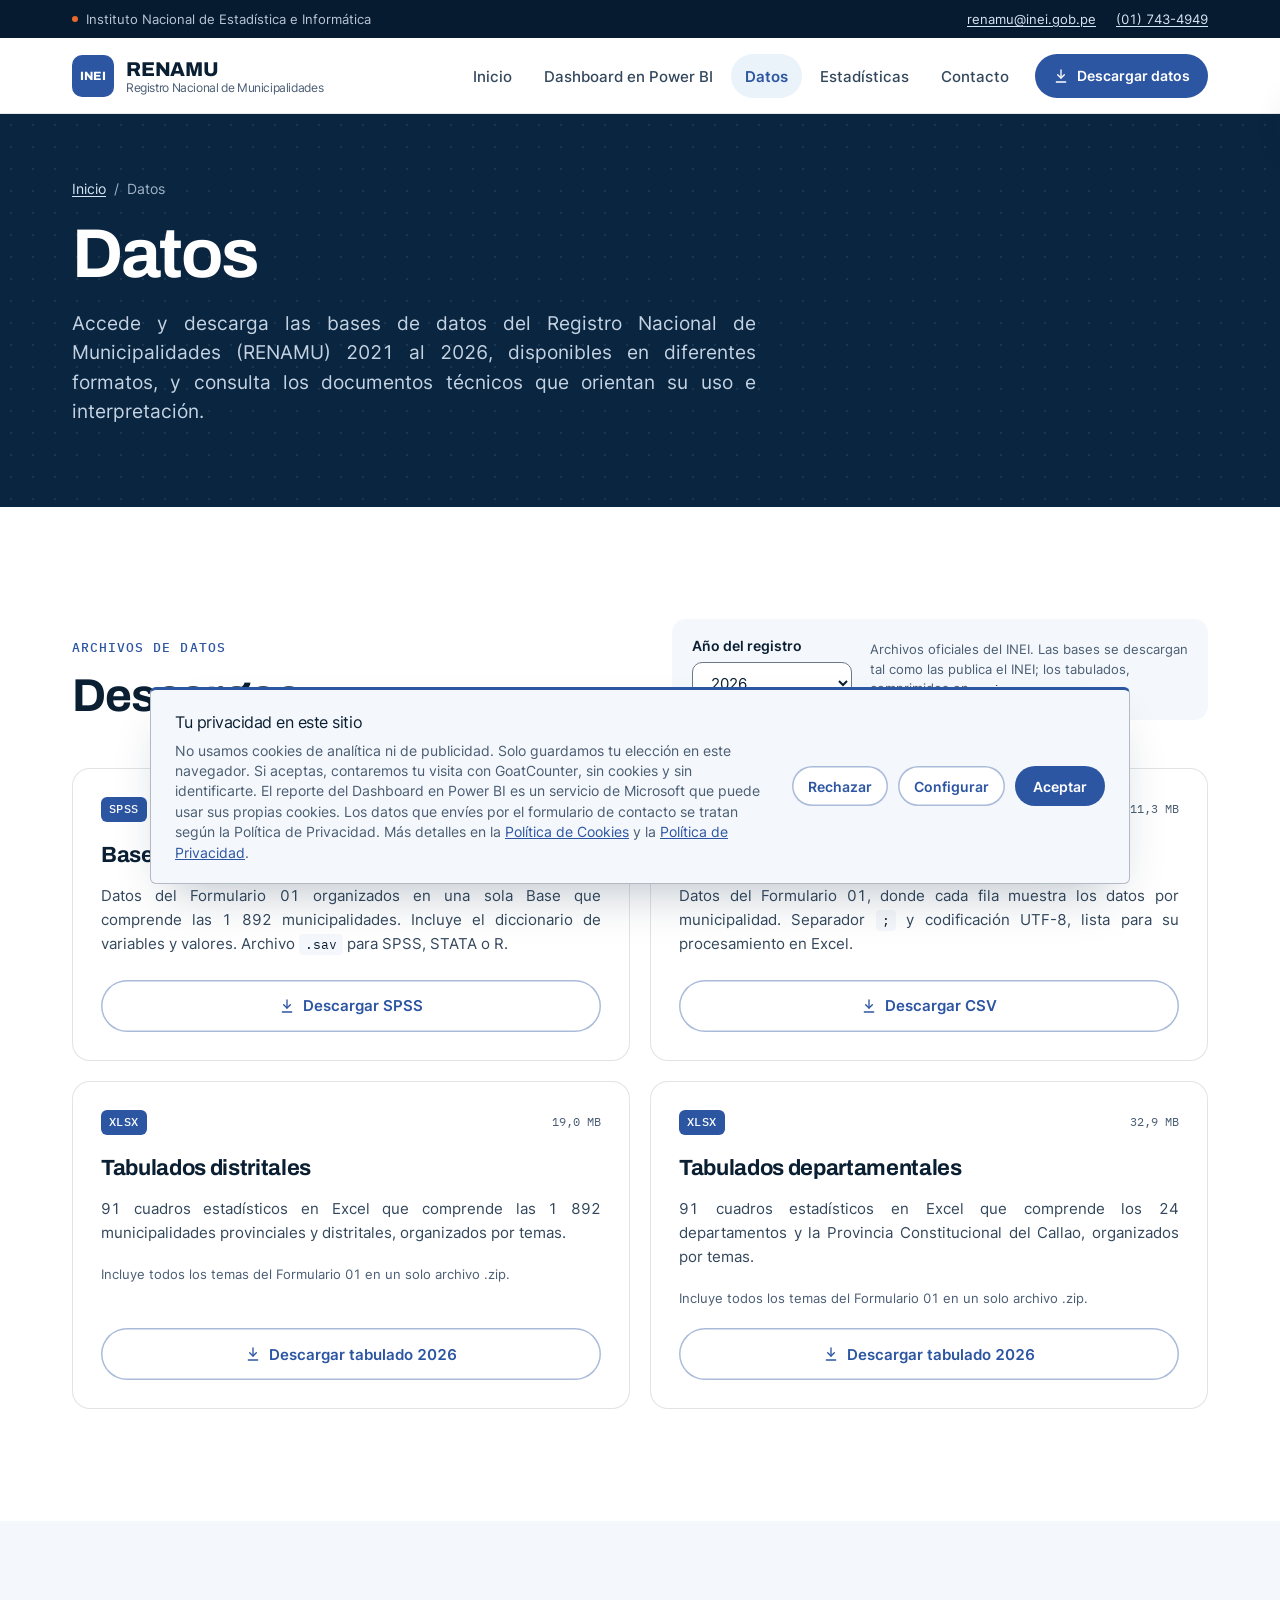
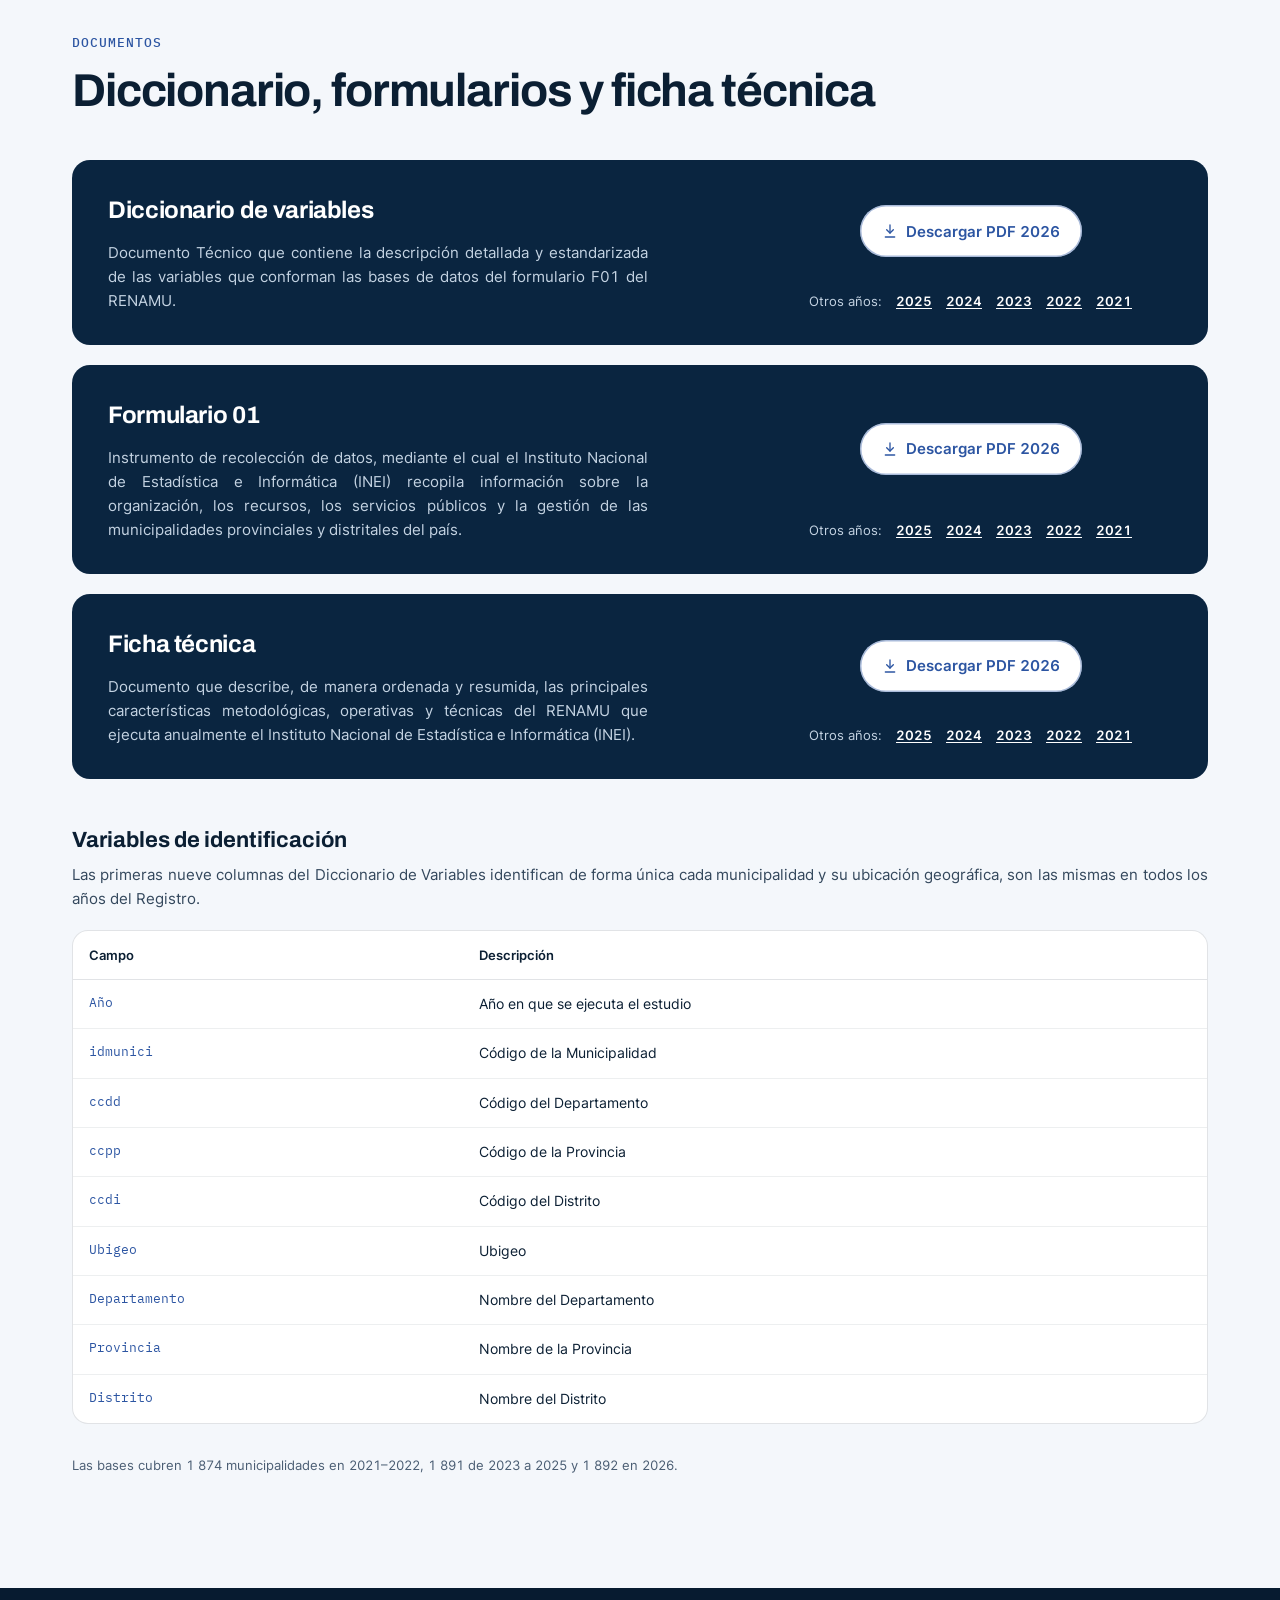
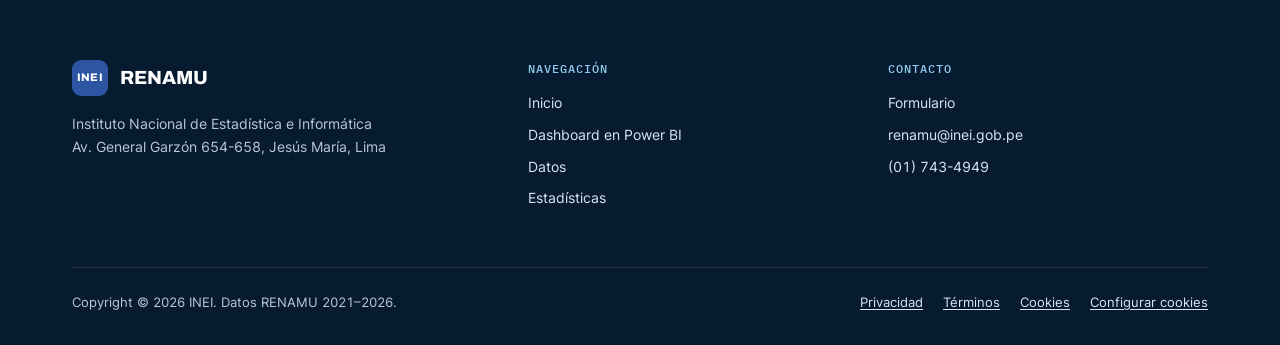
<file: datos.html>
<!DOCTYPE html>
<html lang="es">
<head>
    <meta charset="UTF-8">
    <meta name="viewport" content="width=device-width, initial-scale=1.0">
    <meta http-equiv="Content-Security-Policy" content="default-src 'self'; style-src 'self' 'unsafe-inline'; img-src 'self' data: https://michellalex.goatcounter.com; font-src 'self'; frame-src 'none'; object-src 'none'; base-uri 'self'; form-action 'self'; script-src 'self' 'unsafe-eval'; connect-src 'self' https://michellalex.goatcounter.com">
    <meta name="referrer" content="strict-origin-when-cross-origin">
    <title>Datos | RENAMU 2021–2026 - INEI</title>
    <meta name="description" content="Descarga las bases del RENAMU en SPSS y CSV, los tabulados distritales y departamentales, y el diccionario oficial del INEI, años 2021 a 2026.">
    <meta name="theme-color" content="#0A2540">
    <link rel="canonical" href="https://michaeldm05.github.io/datos.html">
    <meta property="og:type" content="website">
    <meta property="og:site_name" content="RENAMU · INEI">
    <meta property="og:locale" content="es_PE">
    <meta property="og:title" content="Datos | RENAMU 2021–2026 - INEI">
    <meta property="og:description" content="Bases del RENAMU en SPSS y CSV, tabulados distritales y departamentales, y el diccionario oficial en PDF, años 2021 a 2026.">
    <meta property="og:url" content="https://michaeldm05.github.io/datos.html">
    <meta property="og:image" content="https://michaeldm05.github.io/og-image.png">
    <meta property="og:image:width" content="1200">
    <meta property="og:image:height" content="630">
    <meta name="twitter:card" content="summary_large_image">
    <meta name="twitter:title" content="Datos | RENAMU 2021–2026 - INEI">
    <meta name="twitter:image" content="https://michaeldm05.github.io/og-image.png">
    <link rel="icon" href="favicon.svg" type="image/svg+xml">
    <link rel="apple-touch-icon" href="apple-touch-icon.png">
    <script type="application/ld+json">
    {
        "@context": "https://schema.org",
        "@type": "BreadcrumbList",
        "itemListElement": [
            { "@type": "ListItem", "position": 1, "name": "Inicio", "item": "https://michaeldm05.github.io/index.html" },
            { "@type": "ListItem", "position": 2, "name": "Datos", "item": "https://michaeldm05.github.io/datos.html" }
        ]
    }
    </script>
    <link rel="stylesheet" href="css/fonts.css">
    <link rel="stylesheet" href="css/style.css">
</head>
<body>
    <a class="skip-link" href="#contenido">Saltar al contenido</a>

    <!-- Franja institucional -->
    <div class="topbar">
        <div class="container topbar-inner">
            <span class="topbar-org"><span class="topbar-dot" aria-hidden="true"></span>Instituto Nacional de Estadística e Informática</span>
            <span class="topbar-links"><a href="mailto:renamu@inei.gob.pe">renamu@inei.gob.pe</a><a href="tel:+5117434949">(01) 743-4949</a></span>
        </div>
    </div>

    <!-- Navbar -->
    <nav class="navbar" id="navbar" aria-label="Navegación principal">
        <div class="navbar-inner">
            <a href="index.html" class="navbar-logo">
                <span class="navbar-logo-icon" aria-hidden="true">INEI</span>
                <span class="navbar-logo-text"><span class="navbar-logo-name">RENAMU</span><span class="navbar-logo-sub">Registro Nacional de Municipalidades</span></span>
            </a>
            <button class="nav-toggle" id="navToggle" aria-expanded="false" aria-controls="navLinks" aria-label="Abrir menú de navegación">
                <span class="material-icons icon-open" aria-hidden="true">menu</span>
                <span class="material-icons icon-close" aria-hidden="true">close</span>
            </button>
            <ul class="navbar-links" id="navLinks">
                <li><a href="index.html">Inicio</a></li>
                <li><a href="dashboard.html">Dashboard en Power BI</a></li>
                <li><a href="datos.html" class="active" aria-current="page">Datos</a></li>
                <li><a href="estadisticas.html">Estadísticas</a></li>
                <li><a href="contacto.html">Contacto</a></li>
                <li class="navbar-cta-item"><a href="datos.html#descargas" class="navbar-cta"><svg width="16" height="16" viewBox="0 0 24 24" fill="none" stroke="currentColor" stroke-width="2" stroke-linecap="round" stroke-linejoin="round" aria-hidden="true"><path d="M12 3v12"/><path d="m7 10 5 5 5-5"/><path d="M5 21h14"/></svg>Descargar datos</a></li>
            </ul>
        </div>
    </nav>

    <div class="page-header">
        <div class="container">
            <nav class="breadcrumb" aria-label="Ruta de navegación"><a href="index.html">Inicio</a><span aria-hidden="true">/</span><span>Datos</span></nav>
            <h1>Datos</h1>
            <p class="texto-justificado">Accede y descarga las bases de datos del Registro Nacional de Municipalidades (RENAMU) 2021 al 2026, disponibles en diferentes formatos, y consulta los documentos técnicos que orientan su uso e interpretación.</p>
        </div>
    </div>

    <main id="contenido">
    <!-- Downloads -->
    <section class="section" id="descargas">
        <div class="container">
            <div class="section-header section-header--tool">
                <div>
                    <span class="section-label">Archivos de datos</span>
                    <h2 class="section-title">Descargas</h2>
                </div>
                <div class="download-bar">
                    <div class="filter-group">
                        <label for="anioDescarga">Año del registro</label>
                        <select class="filter-select" id="anioDescarga">
                            <option value="2026" selected>2026</option>
                            <option value="2025">2025</option>
                            <option value="2024">2024</option>
                            <option value="2023">2023</option>
                            <option value="2022">2022</option>
                            <option value="2021">2021</option>
                        </select>
                    </div>
                    <p class="download-note">
                        Archivos oficiales del INEI. Las bases se descargan tal como las publica el INEI; los tabulados,
                        comprimidos en <code>.zip</code>.
                    </p>
                </div>
            </div>

            <div class="cards-grid cards-grid--4">
                <div class="card download-card">
                    <div class="download-meta"><span class="format-chip">SPSS</span><span data-peso="spss">1,8&nbsp;MB</span></div>
                    <h3>Base de datos en SPSS</h3>
                    <p class="texto-justificado">
                        Datos del Formulario 01 organizados en una sola Base que comprende las 1&nbsp;892 municipalidades.
                        Incluye el diccionario de variables y valores. Archivo <code>.sav</code> para SPSS, STATA o R.
                    </p>
                    <a class="btn btn-secondary btn-block" id="btnSpss" href="descargas/2026/renamu_2026_spss.zip" download>
                        <svg width="16" height="16" viewBox="0 0 24 24" fill="none" stroke="currentColor" stroke-width="2" stroke-linecap="round" stroke-linejoin="round" aria-hidden="true"><path d="M12 3v12"/><path d="m7 10 5 5 5-5"/><path d="M5 21h14"/></svg> Descargar SPSS
                    </a>
                </div>
                <div class="card download-card">
                    <div class="download-meta"><span class="format-chip format-chip--dark">CSV</span><span data-peso="csv">1,5&nbsp;MB</span></div>
                    <h3>Base de datos en CSV</h3>
                    <p class="texto-justificado">
                        Datos del Formulario 01, donde cada fila muestra los datos por municipalidad.
                        Separador <code>;</code> y codificación UTF-8, lista para su procesamiento en Excel.
                    </p>
                    <a class="btn btn-secondary btn-block" id="btnCsv" href="descargas/2026/renamu_2026_csv.zip" download>
                        <svg width="16" height="16" viewBox="0 0 24 24" fill="none" stroke="currentColor" stroke-width="2" stroke-linecap="round" stroke-linejoin="round" aria-hidden="true"><path d="M12 3v12"/><path d="m7 10 5 5 5-5"/><path d="M5 21h14"/></svg> Descargar CSV
                    </a>
                </div>
                <div class="card download-card" data-tabulado="distrital">
                    <div class="download-meta"><span class="format-chip">XLSX</span><span data-meta>15 temas</span></div>
                    <h3>Tabulados distritales</h3>
                    <p class="texto-justificado">91 cuadros estadísticos en Excel que comprende las 1&nbsp;892 municipalidades provinciales y distritales, organizados por temas.</p>
                    <div class="tabulado-control" data-control>
                        <label for="temaDistrital">Tema</label>
                        <select class="filter-select" id="temaDistrital"></select>
                    </div>
                    <p class="tabulado-aviso" hidden>Por ahora el tabulado solo está publicado para 2021.</p>
                    <p class="tabulado-aviso tabulado-drive" hidden>Incluye todos los temas del Formulario 01 en un solo archivo .zip.</p>
                    <a class="btn btn-secondary btn-block" href="descargas/2021/tabulados/tabulado_distrital_2021_01_equipamiento-tic.zip" download>
                        <svg width="16" height="16" viewBox="0 0 24 24" fill="none" stroke="currentColor" stroke-width="2" stroke-linecap="round" stroke-linejoin="round" aria-hidden="true"><path d="M12 3v12"/><path d="m7 10 5 5 5-5"/><path d="M5 21h14"/></svg> <span class="btn-texto">Descargar tabulado 2021</span>
                    </a>
                </div>
                <div class="card download-card" data-tabulado="departamental">
                    <div class="download-meta"><span class="format-chip">XLSX</span><span data-meta>15 temas</span></div>
                    <h3>Tabulados departamentales</h3>
                    <p class="texto-justificado">91 cuadros estadísticos en Excel que comprende los 24 departamentos y la Provincia Constitucional del Callao, organizados por temas.</p>
                    <div class="tabulado-control" data-control>
                        <label for="temaDepartamental">Tema</label>
                        <select class="filter-select" id="temaDepartamental"></select>
                    </div>
                    <p class="tabulado-aviso" hidden>Por ahora el tabulado solo está publicado para 2021.</p>
                    <p class="tabulado-aviso tabulado-drive" hidden>Incluye todos los temas del Formulario 01 en un solo archivo .zip.</p>
                    <a class="btn btn-secondary btn-block" href="descargas/2021/tabulados/tabulado_departamental_2021_01_equipamiento-tic.zip" download>
                        <svg width="16" height="16" viewBox="0 0 24 24" fill="none" stroke="currentColor" stroke-width="2" stroke-linecap="round" stroke-linejoin="round" aria-hidden="true"><path d="M12 3v12"/><path d="m7 10 5 5 5-5"/><path d="M5 21h14"/></svg> <span class="btn-texto">Descargar tabulado 2021</span>
                    </a>
                </div>
            </div>
        </div>
    </section>

    <!-- Data dictionary -->
    <section class="section section-light" id="diccionario">
        <div class="container">
            <div class="section-header section-header--solo">
                <div>
                    <span class="section-label">Documentos</span>
                    <h2 class="section-title">Diccionario, formularios y ficha técnica</h2>
                </div>
            </div>

            <!-- PDF oficiales: diccionario, formulario y ficha técnica -->
            <div class="pdf-card">
                <div>
                    <h3>Diccionario de variables</h3>
                    <p class="texto-justificado">
                        Documento Técnico que contiene la descripción detallada y estandarizada de las variables que
                        conforman las bases de datos del formulario F01 del RENAMU.
                    </p>
                    <div class="pdf-card-actions">
                        <a class="btn btn-secondary" href="docs/renamu_diccionario_2026.pdf" download>
                            <svg width="16" height="16" viewBox="0 0 24 24" fill="none" stroke="currentColor" stroke-width="2" stroke-linecap="round" stroke-linejoin="round" aria-hidden="true"><path d="M12 3v12"/><path d="m7 10 5 5 5-5"/><path d="M5 21h14"/></svg>
                            Descargar PDF 2026
                        </a>
                        <div class="pdf-alt-years">
                            <span>Otros años:</span>
                            <a href="docs/renamu_diccionario_2025.pdf" download>2025</a>
                            <a href="docs/renamu_diccionario_2024.pdf" download>2024</a>
                            <a href="docs/renamu_diccionario_2023.pdf" download>2023</a>
                            <a href="docs/renamu_diccionario_2022.pdf" download>2022</a>
                            <a href="docs/renamu_diccionario_2021.pdf" download>2021</a>
                        </div>
                    </div>
                </div>
            </div>

            <div class="pdf-card">
                <div>
                    <h3>Formulario 01</h3>
                    <p class="texto-justificado">
                        Instrumento de recolección de datos, mediante el cual el Instituto Nacional de Estadística e Informática (INEI) recopila información sobre la organización, los recursos, los servicios públicos y la gestión de las municipalidades provinciales y distritales del país.
                    </p>
                    <div class="pdf-card-actions">
                        <a class="btn btn-secondary" href="docs/Formulario01_2026.pdf" download>
                            <svg width="16" height="16" viewBox="0 0 24 24" fill="none" stroke="currentColor" stroke-width="2" stroke-linecap="round" stroke-linejoin="round" aria-hidden="true"><path d="M12 3v12"/><path d="m7 10 5 5 5-5"/><path d="M5 21h14"/></svg>
                            Descargar PDF 2026
                        </a>
                        <div class="pdf-alt-years">
                            <span>Otros años:</span>
                            <a href="docs/Formulario01_2025.pdf" download>2025</a>
                            <a href="docs/Formulario01_2024.pdf" download>2024</a>
                            <a href="docs/Formulario01_2023.pdf" download>2023</a>
                            <a href="docs/Formulario01_2022.pdf" download>2022</a>
                            <a href="docs/Formulario01_2021.pdf" download>2021</a>
                        </div>
                    </div>
                </div>
            </div>

            <div class="pdf-card">
                <div>
                    <h3>Ficha técnica</h3>
                    <p class="texto-justificado">
                        Documento que describe, de manera ordenada y resumida, las principales características metodológicas, operativas y técnicas del RENAMU que ejecuta anualmente el Instituto Nacional de Estadística e Informática (INEI).
                    </p>
                    <div class="pdf-card-actions">
                        <a class="btn btn-secondary" href="docs/Ficha_Tecnica_2026.pdf" download>
                            <svg width="16" height="16" viewBox="0 0 24 24" fill="none" stroke="currentColor" stroke-width="2" stroke-linecap="round" stroke-linejoin="round" aria-hidden="true"><path d="M12 3v12"/><path d="m7 10 5 5 5-5"/><path d="M5 21h14"/></svg>
                            Descargar PDF 2026
                        </a>
                        <div class="pdf-alt-years">
                            <span>Otros años:</span>
                            <a href="docs/Ficha_Tecnica_2025.pdf" download>2025</a>
                            <a href="docs/Ficha_Tecnica_2024.pdf" download>2024</a>
                            <a href="docs/Ficha_Tecnica_2023.pdf" download>2023</a>
                            <a href="docs/Ficha_Tecnica_2022.pdf" download>2022</a>
                            <a href="docs/Ficha_Tecnica_2021.pdf" download>2021</a>
                        </div>
                    </div>
                </div>
            </div>

            <!-- Variables globales -->
            <h3 class="dict-subheading">Variables de identificación</h3>
            <p class="dict-subnote">
                Las primeras nueve columnas del Diccionario de Variables identifican de forma única cada
                municipalidad y su ubicación geográfica, son las mismas en todos los años del Registro.
            </p>
            <div class="table-container" style="margin-bottom:32px;">
                <div class="table-scroll" style="max-height:none;">
                    <table class="dict-table">
                        <caption class="sr-only">Variables globales de identificación del RENAMU</caption>
                        <thead>
                            <tr><th scope="col">Campo</th><th scope="col">Descripción</th></tr>
                        </thead>
                        <tbody>
                            <tr><td>Año</td><td>Año en que se ejecuta el estudio</td></tr>
                            <tr><td>idmunici</td><td>Código de la Municipalidad</td></tr>
                            <tr><td>ccdd</td><td>Código del Departamento</td></tr>
                            <tr><td>ccpp</td><td>Código de la Provincia</td></tr>
                            <tr><td>ccdi</td><td>Código del Distrito</td></tr>
                            <tr><td>Ubigeo</td><td>Ubigeo</td></tr>
                            <tr><td>Departamento</td><td>Nombre del Departamento</td></tr>
                            <tr><td>Provincia</td><td>Nombre de la Provincia</td></tr>
                            <tr><td>Distrito</td><td>Nombre del Distrito</td></tr>
                        </tbody>
                    </table>
                </div>
            </div>
            <p class="download-note" style="margin-top:16px;max-width:none;">
                Las bases cubren 1&nbsp;874
                municipalidades en 2021–2022, 1&nbsp;891 de 2023 a 2025 y 1&nbsp;892 en 2026.
            </p>
        </div>
    </section>
    </main>

    <!-- Footer -->
    <footer class="footer">
        <div class="container">
            <div class="footer-grid">
                <div class="footer-brand">
                    <span class="footer-logo"><span class="navbar-logo-icon" aria-hidden="true">INEI</span>RENAMU</span>
                    <p>Instituto Nacional de Estadística e Informática<br>Av. General Garzón 654-658, Jesús María, Lima</p>
                </div>
                <div>
                    <h2>Navegación</h2>
                    <ul class="footer-links">
                        <li><a href="index.html">Inicio</a></li>
                        <li><a href="dashboard.html">Dashboard en Power BI</a></li>
                        <li><a href="datos.html">Datos</a></li>
                        <li><a href="estadisticas.html">Estadísticas</a></li>
                    </ul>
                </div>
                <div>
                    <h2>Contacto</h2>
                    <ul class="footer-links">
                        <li><a href="contacto.html">Formulario</a></li>
                        <li><a href="mailto:renamu@inei.gob.pe">renamu@inei.gob.pe</a></li>
                        <li><a href="tel:+5117434949">(01) 743-4949</a></li>
                    </ul>
                </div>
            </div>
            <div class="footer-bottom">
                <span>Copyright © 2026 INEI. Datos RENAMU 2021–2026.</span>
                <nav aria-label="Información legal">
                    <ul class="footer-legal">
                        <li><a href="privacidad.html">Privacidad</a></li>
                        <li><a href="terminos.html">Términos</a></li>
                        <li><a href="cookies.html">Cookies</a></li>
                        <li><button type="button" data-abrir-cookies>Configurar cookies</button></li>
                    </ul>
                </nav>
            </div>
        </div>
    </footer>

    <div class="toast" id="toast" role="status" aria-live="polite">
        <span class="material-icons toast-icon" aria-hidden="true">check_circle</span>
        <span id="toastMessage"></span>
    </div>

    <script type="text/plain" data-consent="analitica" data-src="js/vendor/goatcounter.js" data-goatcounter="https://michellalex.goatcounter.com/count"></script>
    <script src="js/consent.js"></script>
    <script src="js/main.js"></script>
    <script src="js/datos.js"></script>
</body>
</html>
</file>
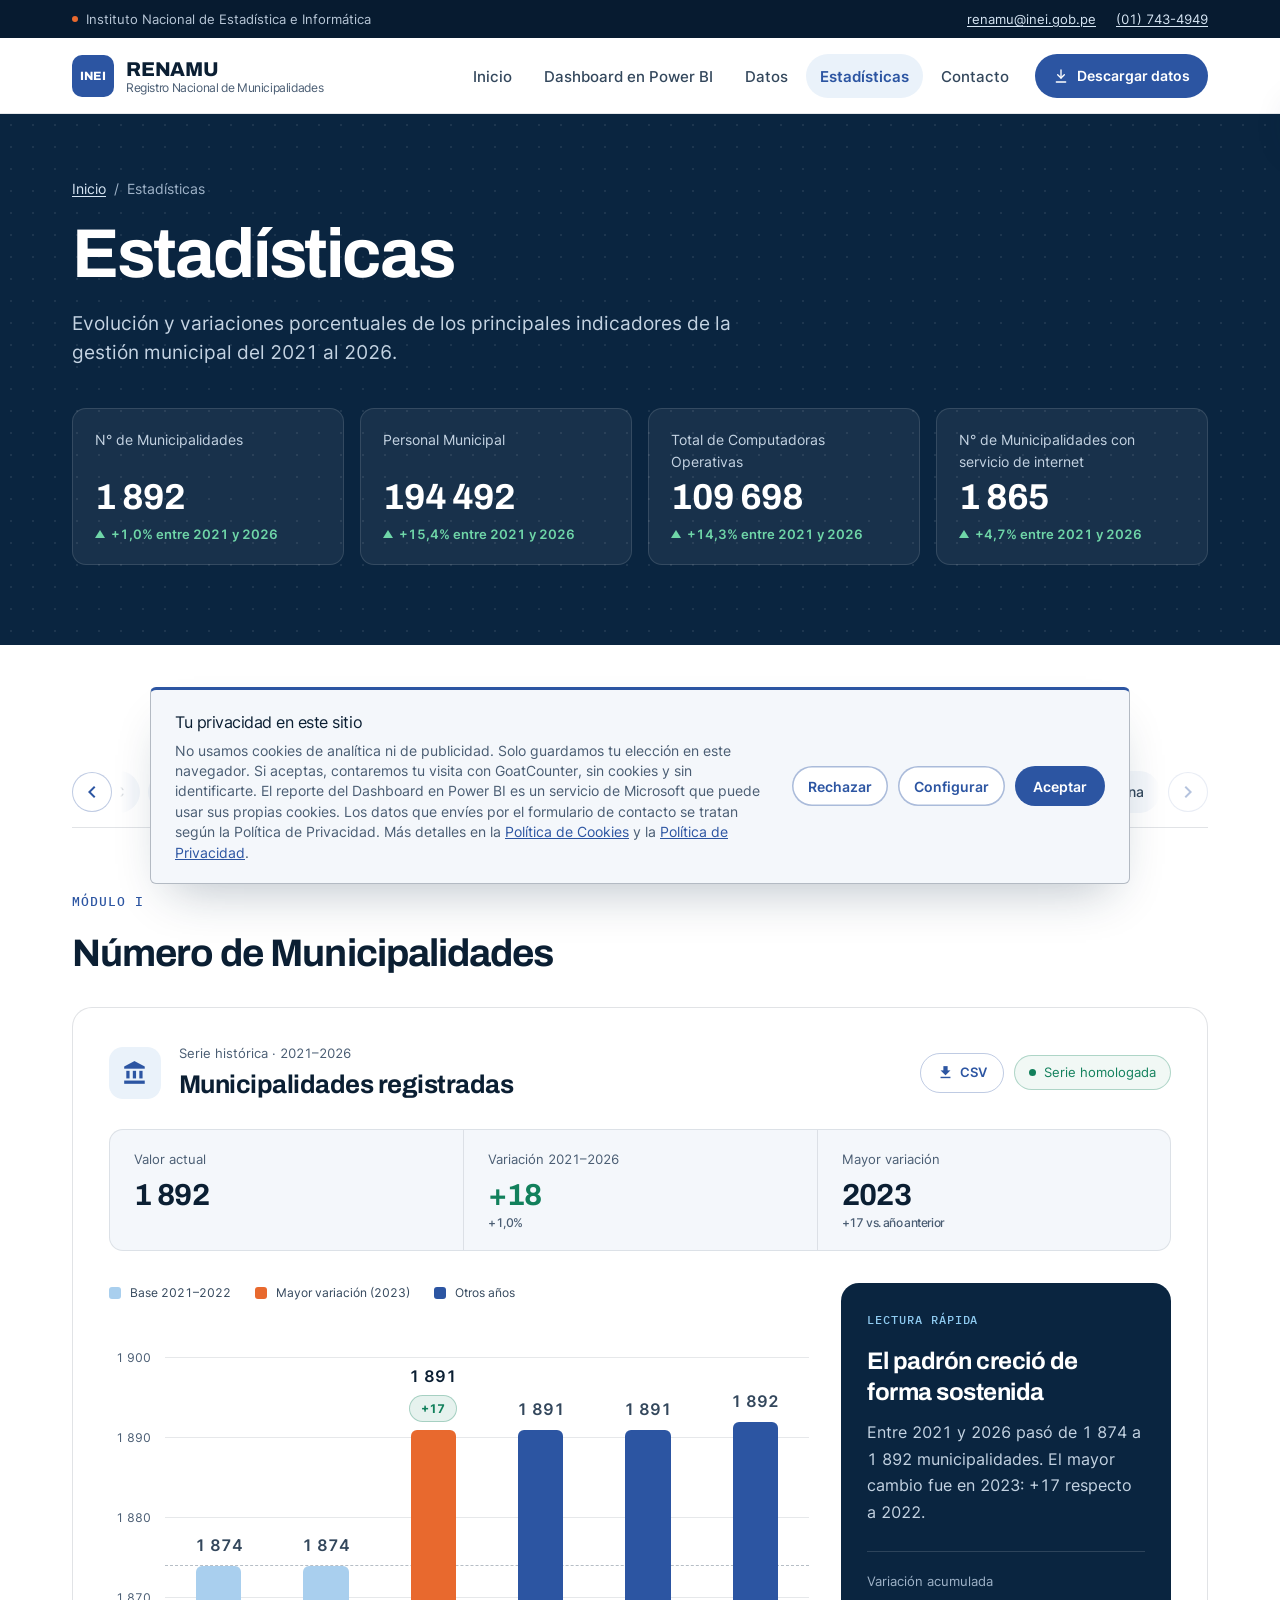
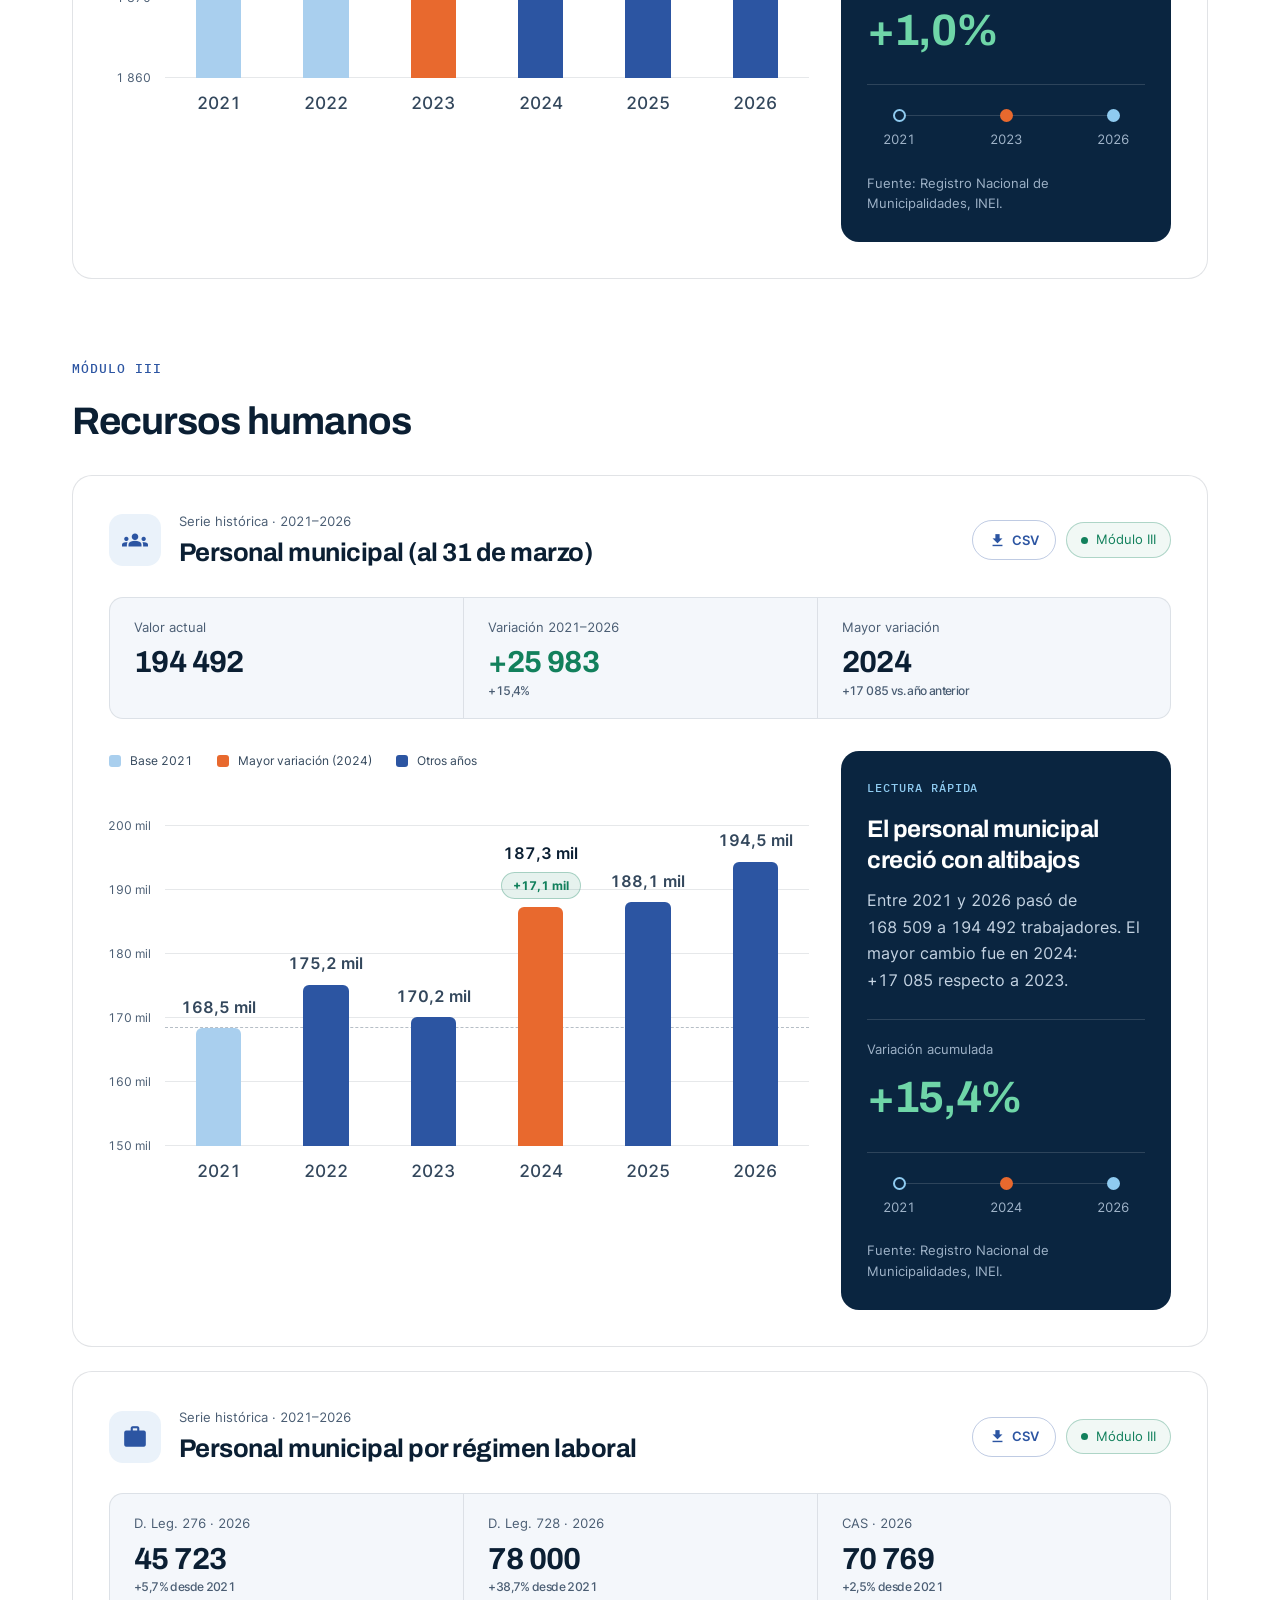
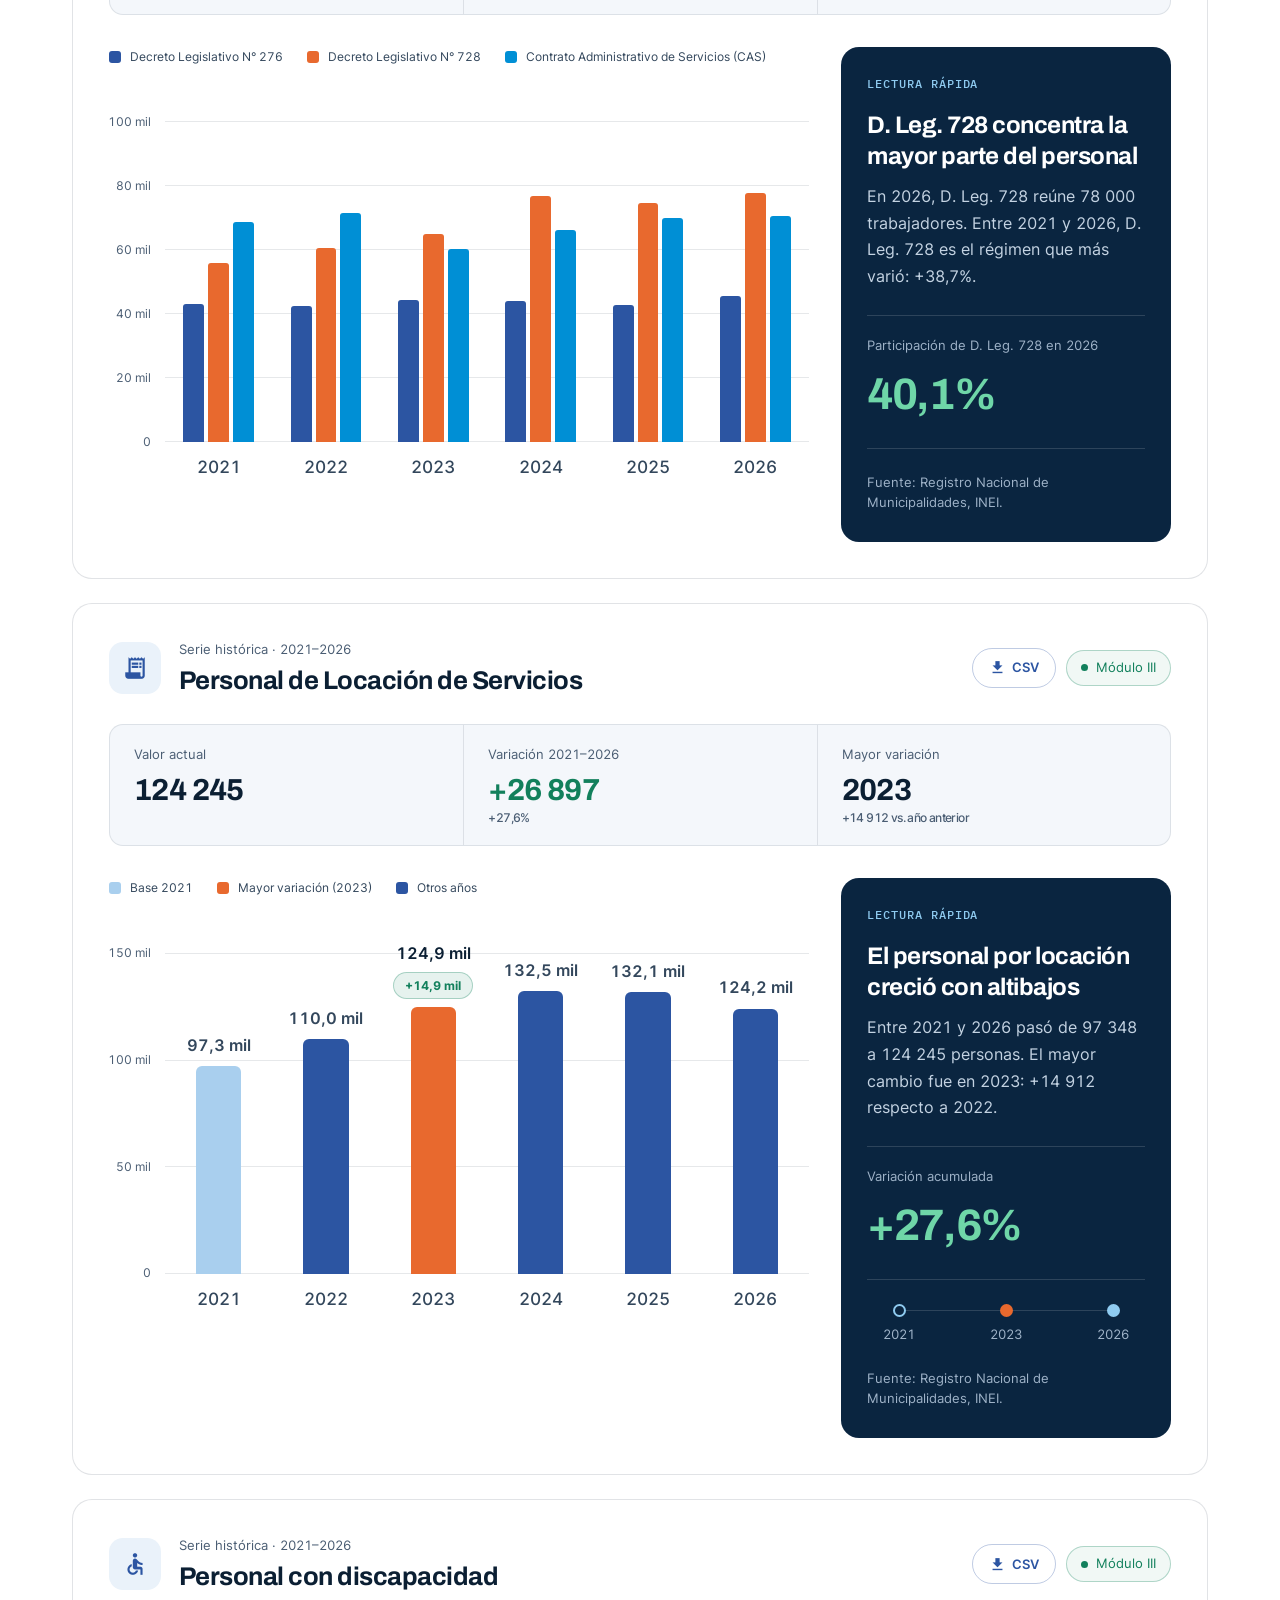
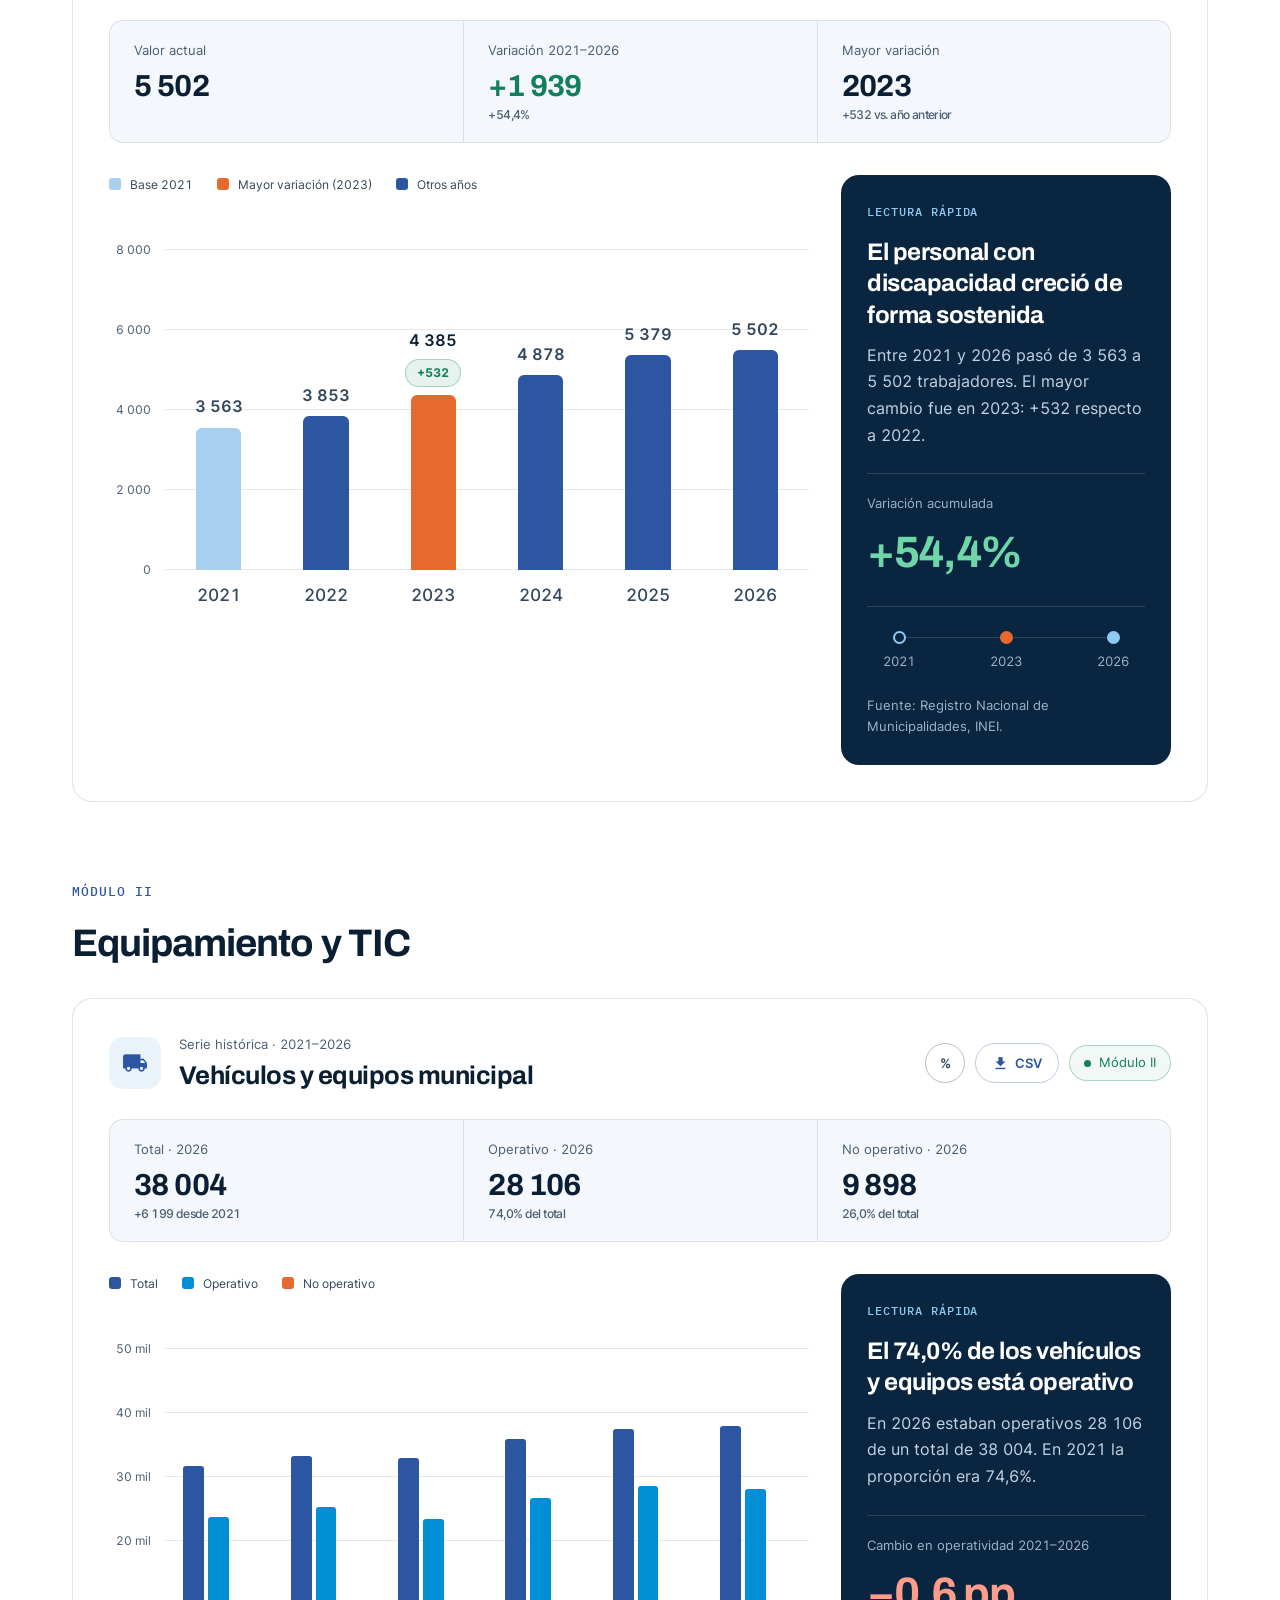
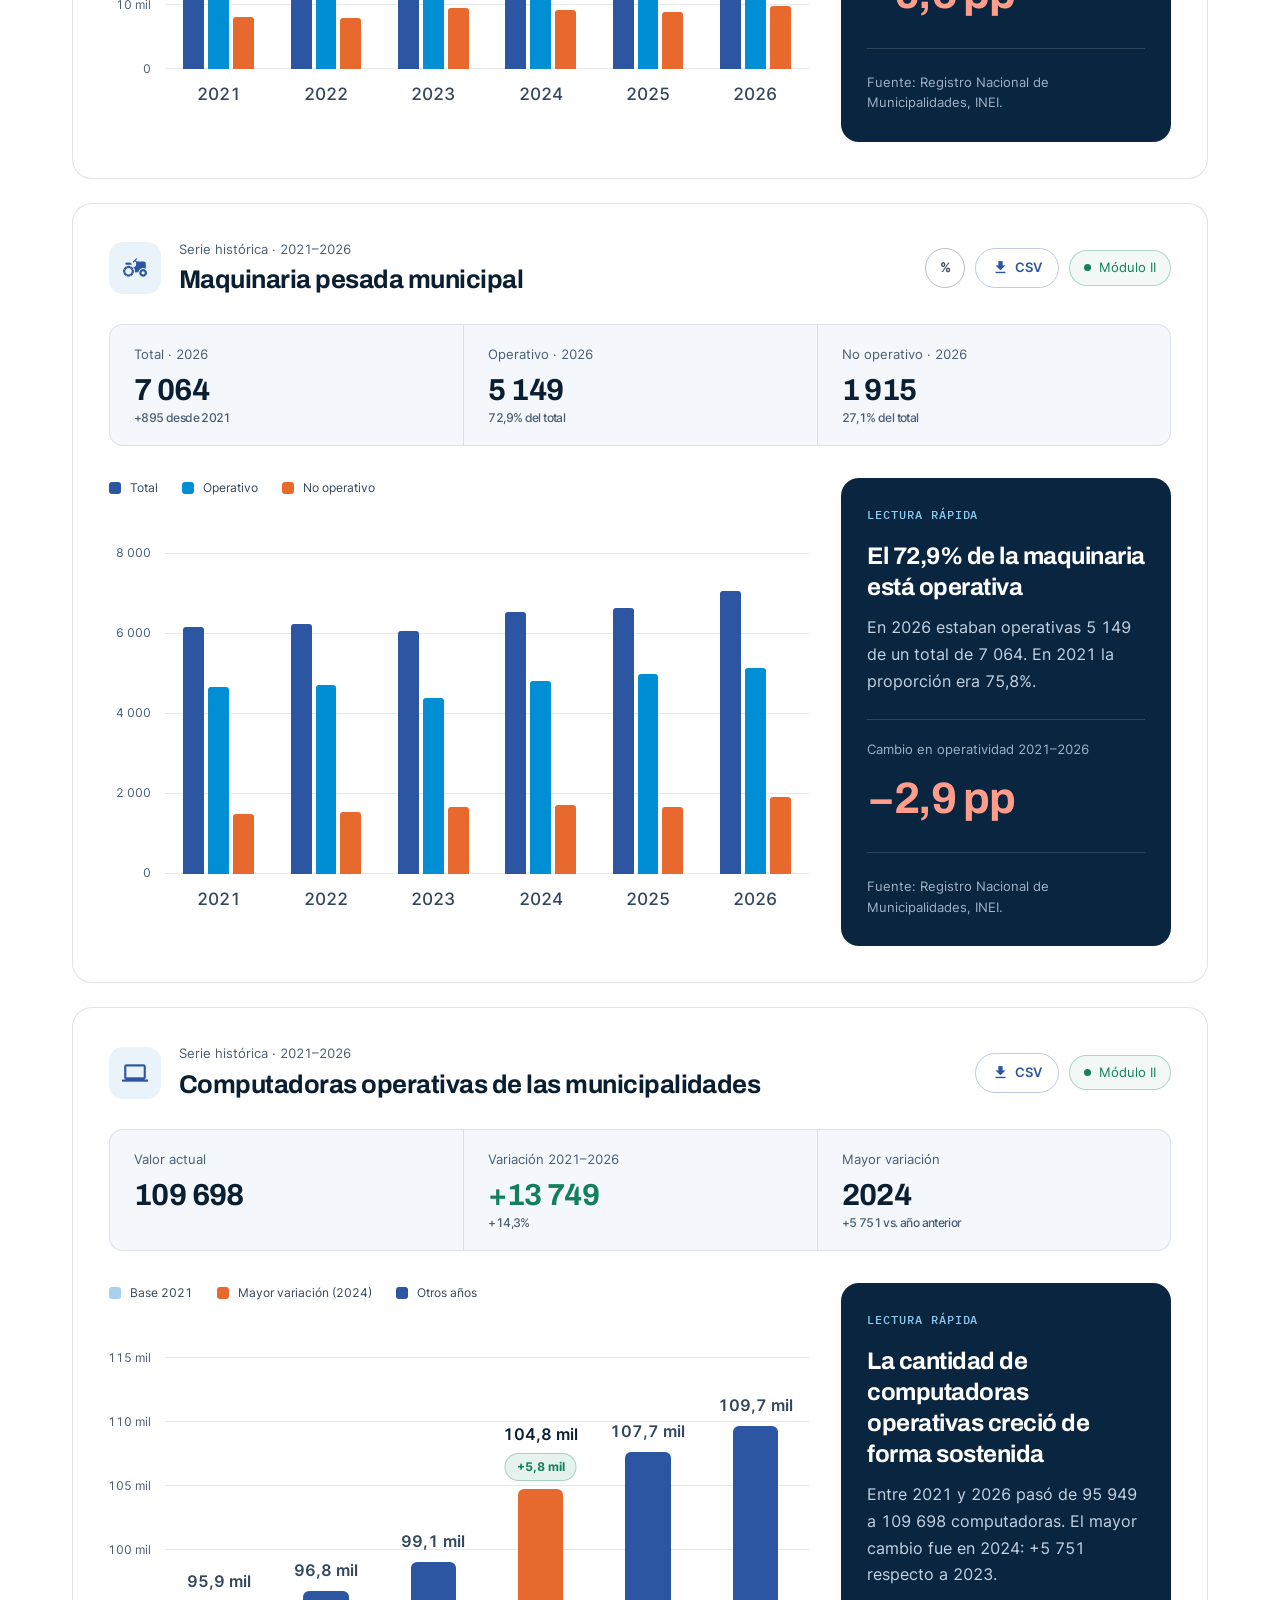
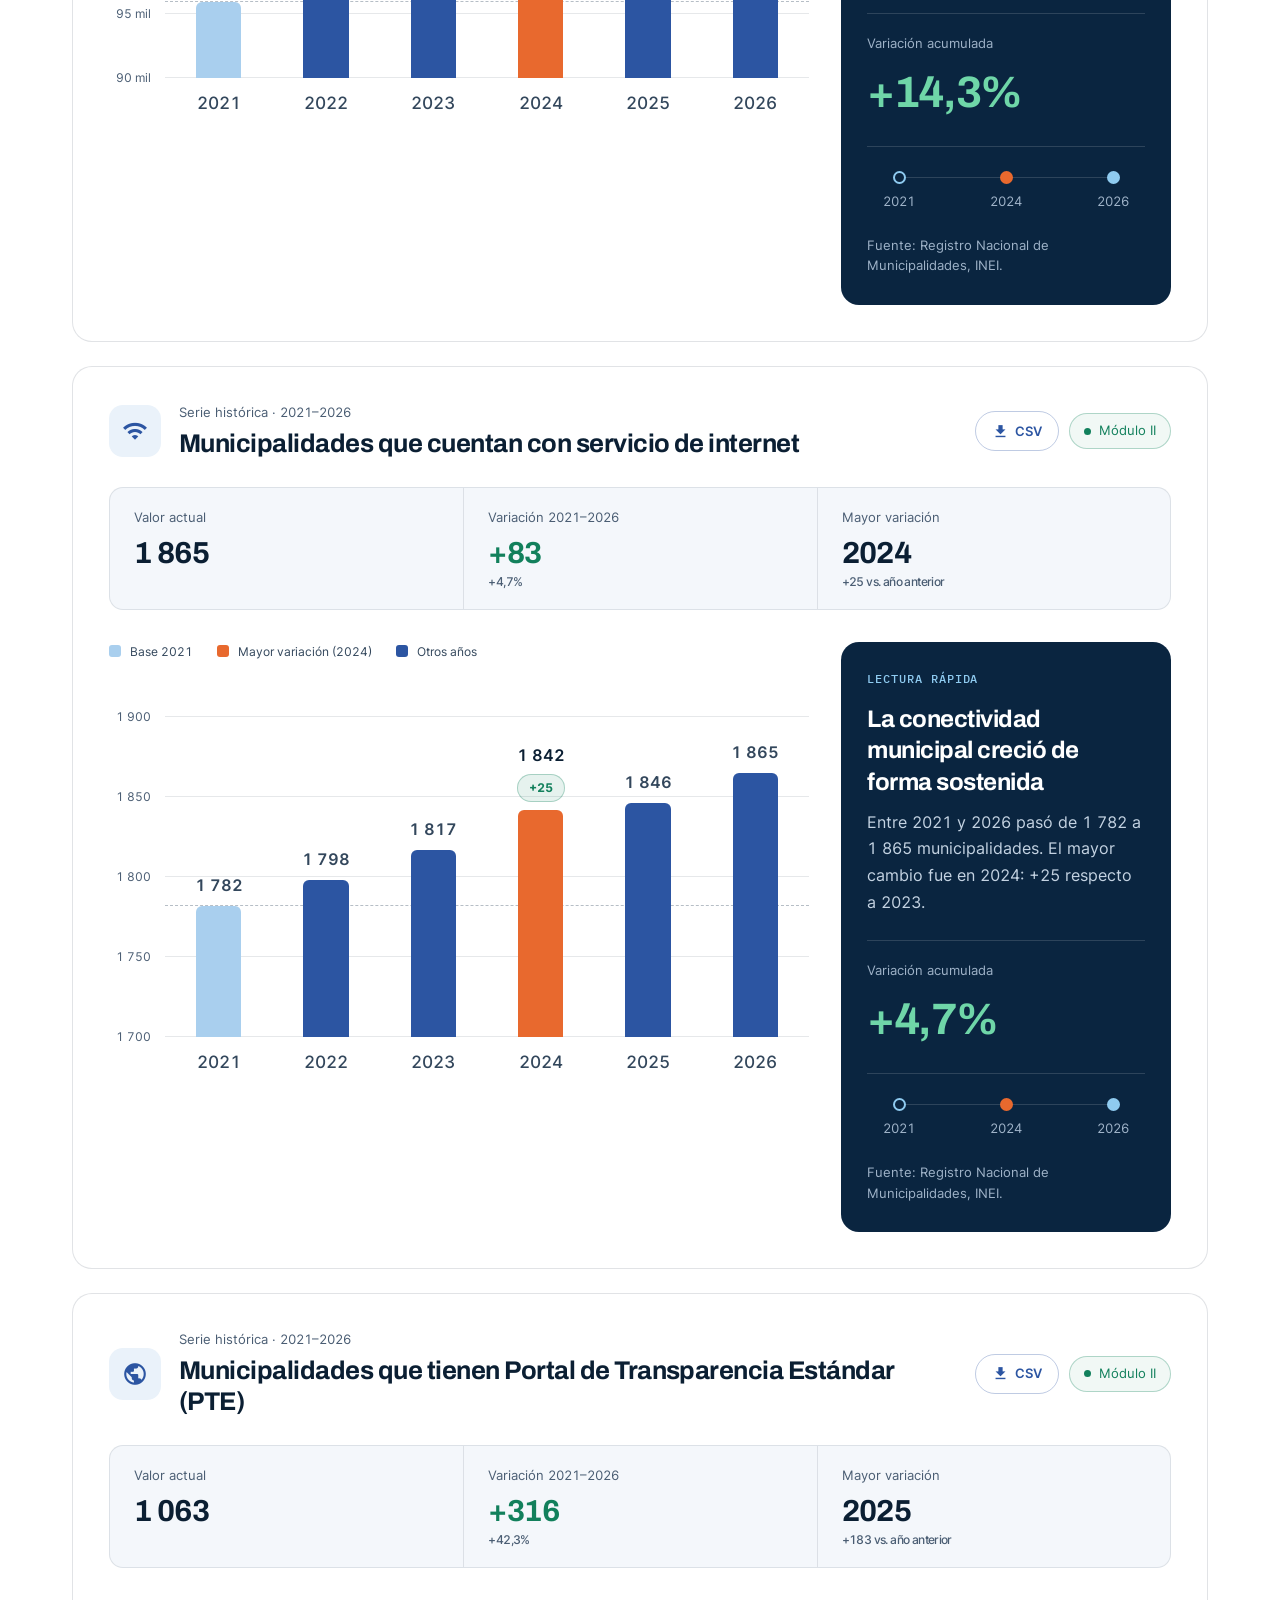
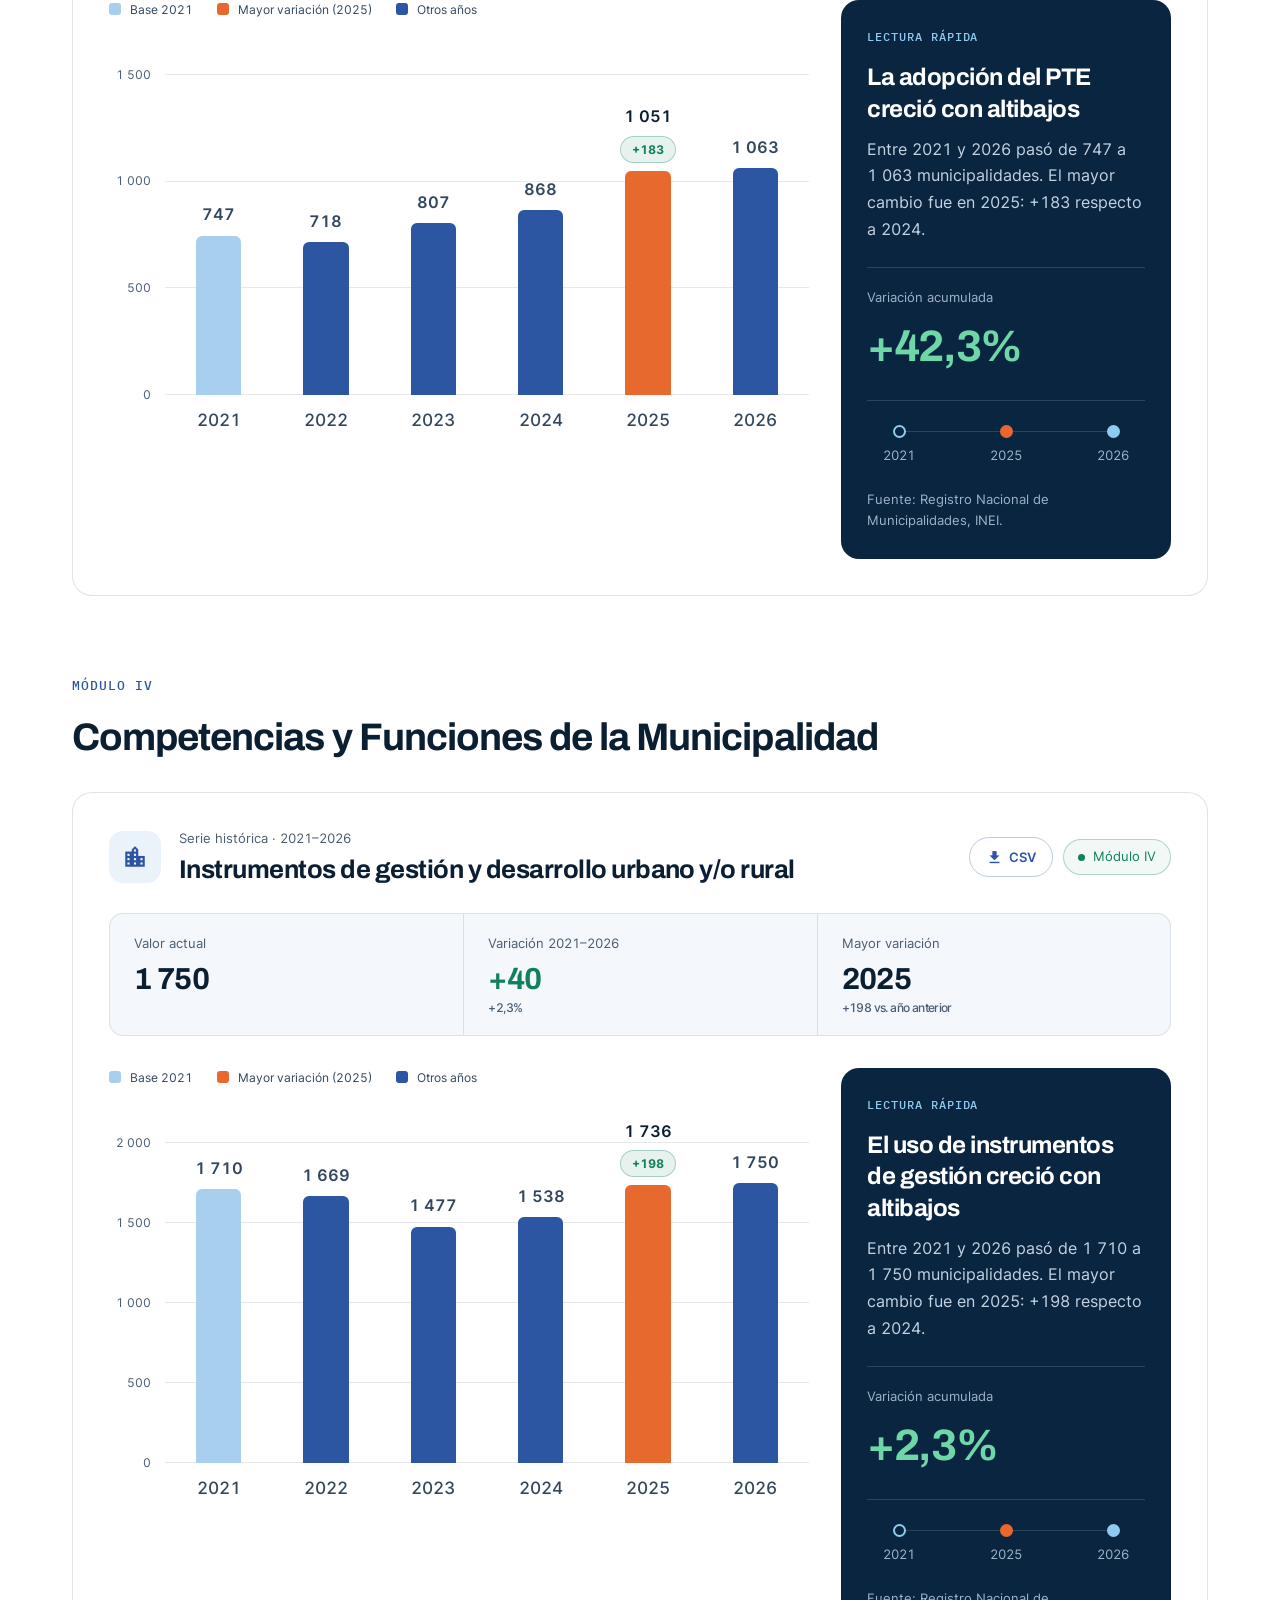
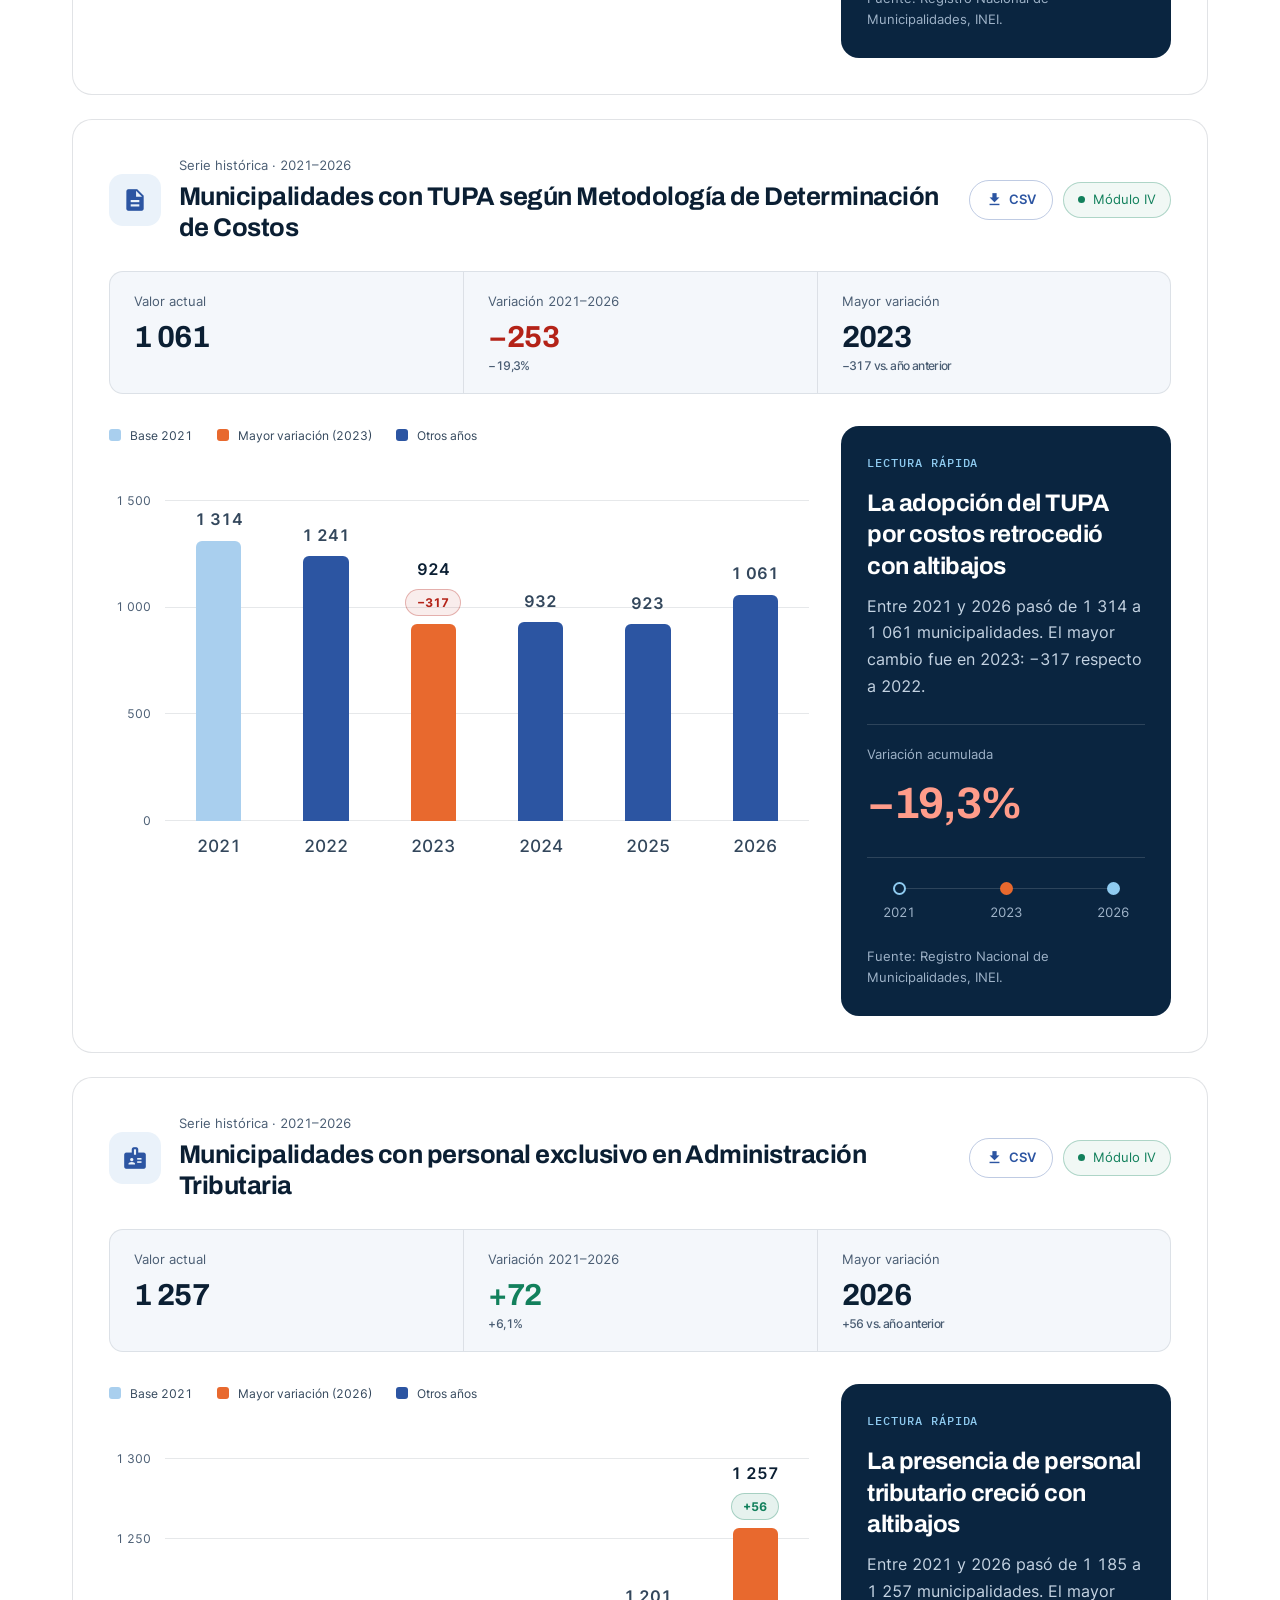
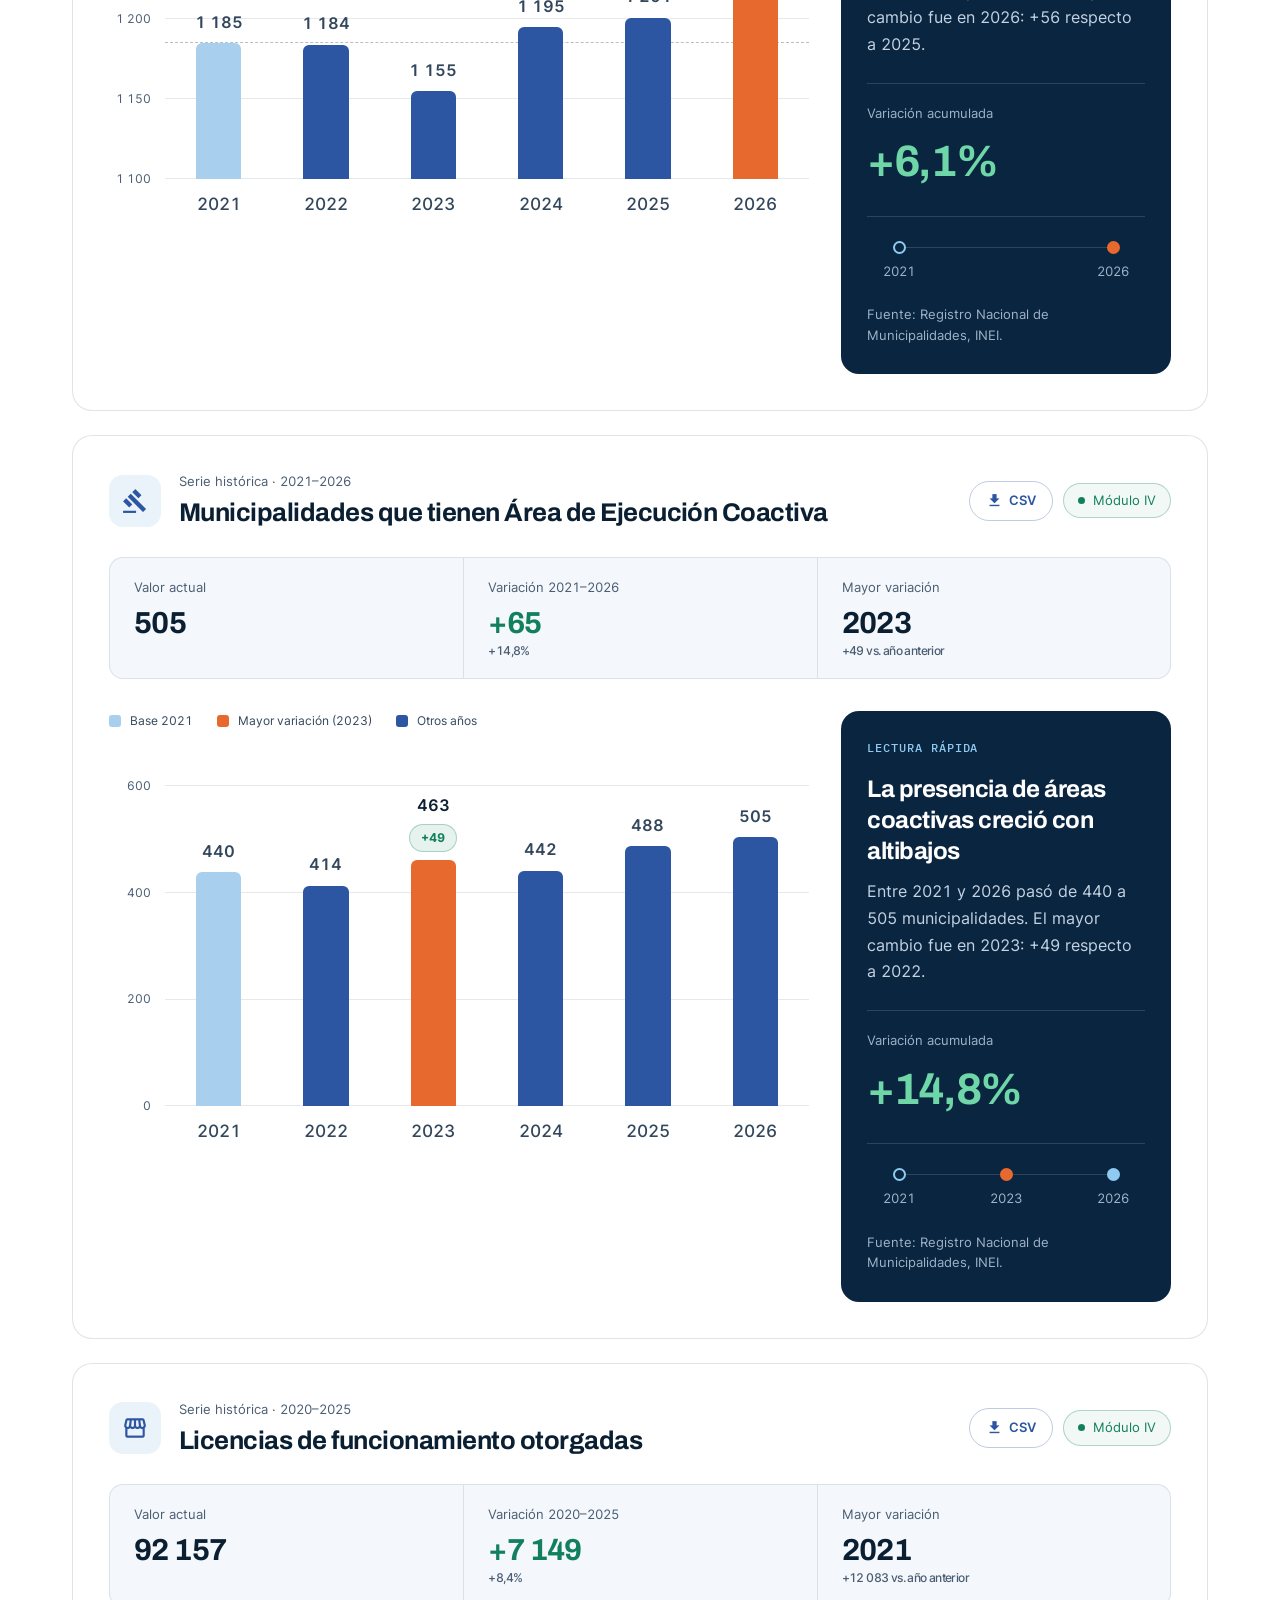
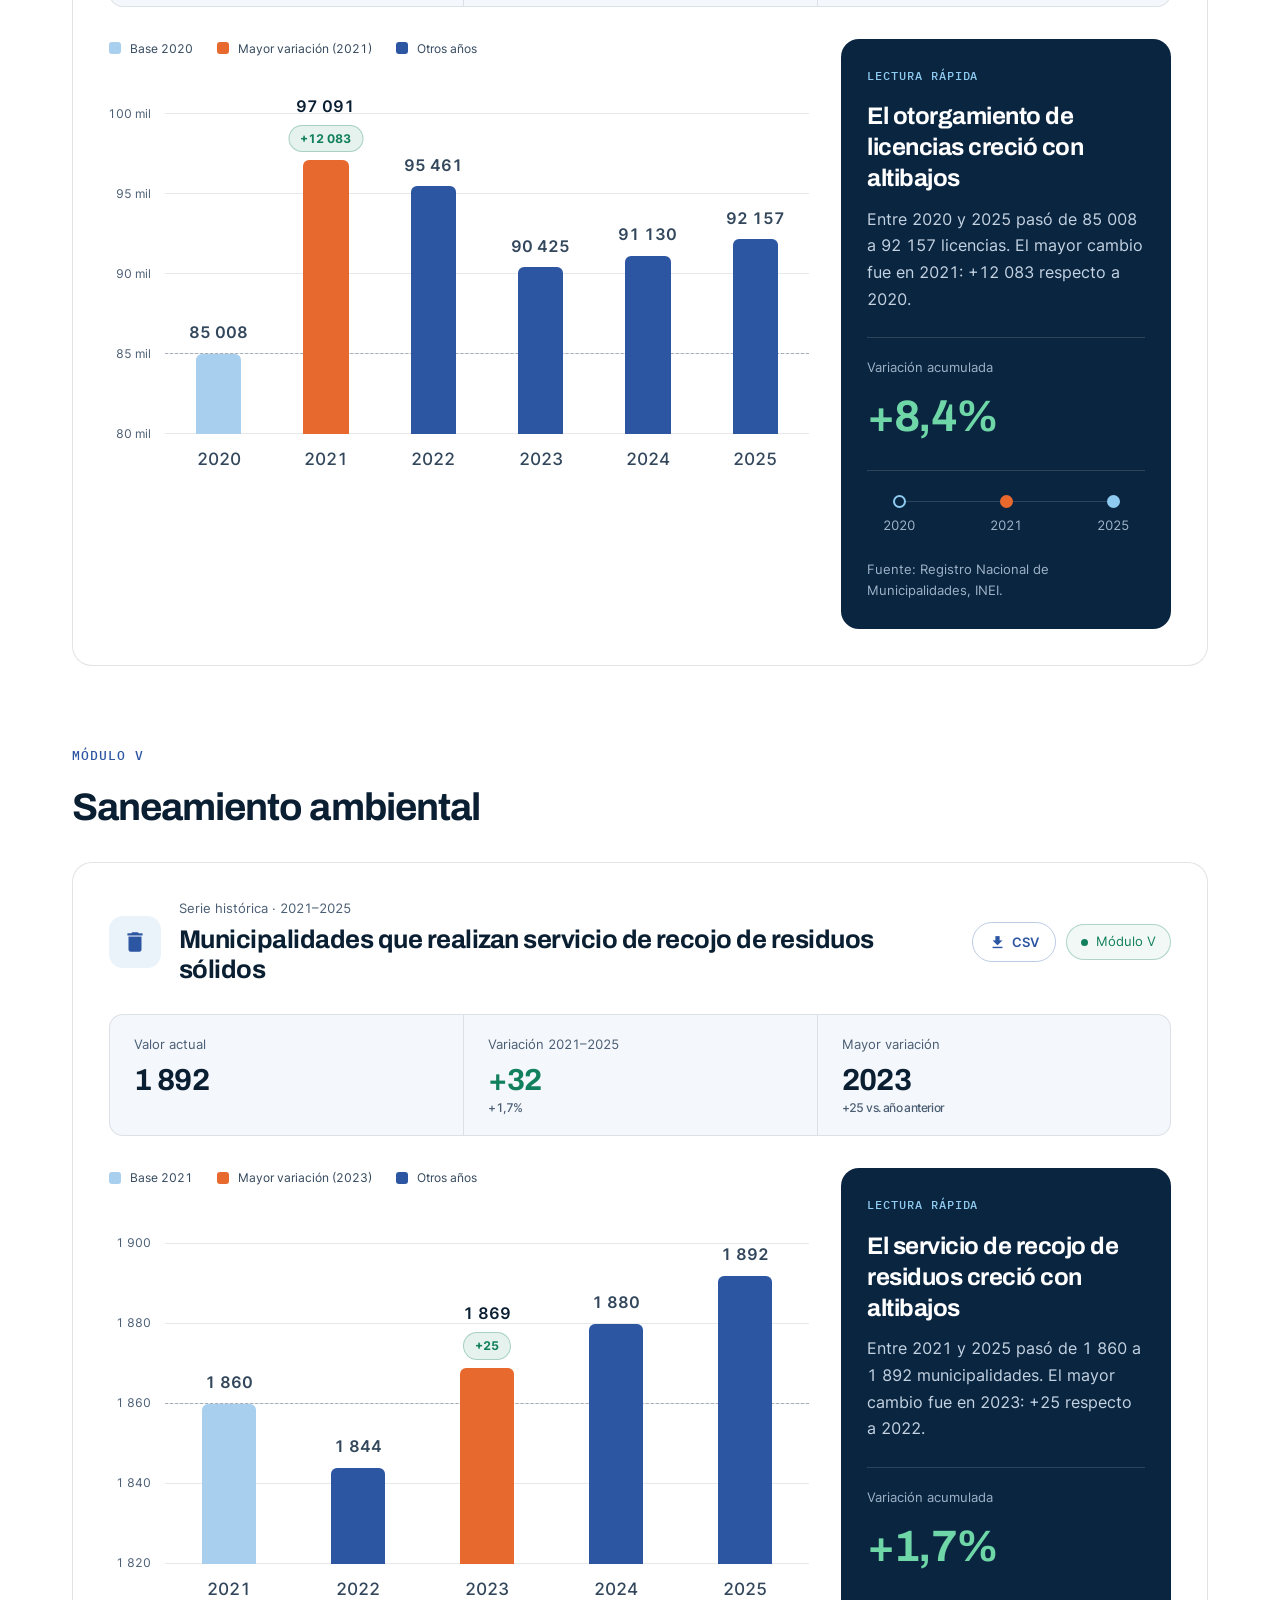
<file: estadisticas.html>
<!DOCTYPE html>
<html lang="es">
<head>
    <meta charset="UTF-8">
    <meta name="viewport" content="width=device-width, initial-scale=1.0">
    <meta http-equiv="Content-Security-Policy" content="default-src 'self'; style-src 'self' 'unsafe-inline'; img-src 'self' data: https://michellalex.goatcounter.com; font-src 'self'; frame-src 'none'; object-src 'none'; base-uri 'self'; form-action 'self'; script-src 'self' 'unsafe-eval'; connect-src 'self' https://michellalex.goatcounter.com">
    <meta name="referrer" content="strict-origin-when-cross-origin">
    <title>Estadísticas | RENAMU 2021–2026 - INEI</title>
    <meta name="description" content="Estadísticas del RENAMU: equipamiento informático, conectividad, transparencia y autoridades municipales por departamento, 2021–2026.">
    <meta name="theme-color" content="#0A2540">
    <link rel="canonical" href="https://michaeldm05.github.io/estadisticas.html">
    <meta property="og:type" content="website">
    <meta property="og:site_name" content="RENAMU · INEI">
    <meta property="og:locale" content="es_PE">
    <meta property="og:title" content="Estadísticas | RENAMU 2021–2026 - INEI">
    <meta property="og:description" content="Equipamiento informático, conectividad, transparencia y autoridades municipales por departamento.">
    <meta property="og:url" content="https://michaeldm05.github.io/estadisticas.html">
    <meta property="og:image" content="https://michaeldm05.github.io/og-image.png">
    <meta property="og:image:width" content="1200">
    <meta property="og:image:height" content="630">
    <meta name="twitter:card" content="summary_large_image">
    <meta name="twitter:title" content="Estadísticas | RENAMU 2021–2026 - INEI">
    <meta name="twitter:image" content="https://michaeldm05.github.io/og-image.png">
    <link rel="icon" href="favicon.svg" type="image/svg+xml">
    <link rel="apple-touch-icon" href="apple-touch-icon.png">
    <script type="application/ld+json">
    {
        "@context": "https://schema.org",
        "@type": "BreadcrumbList",
        "itemListElement": [
            { "@type": "ListItem", "position": 1, "name": "Inicio", "item": "https://michaeldm05.github.io/index.html" },
            { "@type": "ListItem", "position": 2, "name": "Estadísticas", "item": "https://michaeldm05.github.io/estadisticas.html" }
        ]
    }
    </script>
    <link rel="stylesheet" href="css/fonts.css">
    <link rel="stylesheet" href="css/style.css">
    <!-- Adelanta la descarga de la versión ligera del año por defecto: no bloquea
         el render y evita esperar a que corra el JS para empezar a pedirla. -->
    <link rel="preload" as="script" href="data/municipios_2026_lite.js">
</head>
<body>
    <a class="skip-link" href="#contenido">Saltar al contenido</a>

    <!-- Franja institucional -->
    <div class="topbar">
        <div class="container topbar-inner">
            <span class="topbar-org"><span class="topbar-dot" aria-hidden="true"></span>Instituto Nacional de Estadística e Informática</span>
            <span class="topbar-links"><a href="mailto:renamu@inei.gob.pe">renamu@inei.gob.pe</a><a href="tel:+5117434949">(01) 743-4949</a></span>
        </div>
    </div>

    <!-- Navbar -->
    <nav class="navbar" id="navbar" aria-label="Navegación principal">
        <div class="navbar-inner">
            <a href="index.html" class="navbar-logo">
                <span class="navbar-logo-icon" aria-hidden="true">INEI</span>
                <span class="navbar-logo-text"><span class="navbar-logo-name">RENAMU</span><span class="navbar-logo-sub">Registro Nacional de Municipalidades</span></span>
            </a>
            <button class="nav-toggle" id="navToggle" aria-expanded="false" aria-controls="navLinks" aria-label="Abrir menú de navegación">
                <span class="material-icons icon-open" aria-hidden="true">menu</span>
                <span class="material-icons icon-close" aria-hidden="true">close</span>
            </button>
            <ul class="navbar-links" id="navLinks">
                <li><a href="index.html">Inicio</a></li>
                <li><a href="dashboard.html">Dashboard en Power BI</a></li>
                <li><a href="datos.html">Datos</a></li>
                <li><a href="estadisticas.html" class="active" aria-current="page">Estadísticas</a></li>
                <li><a href="contacto.html">Contacto</a></li>
                <li class="navbar-cta-item"><a href="datos.html#descargas" class="navbar-cta"><svg width="16" height="16" viewBox="0 0 24 24" fill="none" stroke="currentColor" stroke-width="2" stroke-linecap="round" stroke-linejoin="round" aria-hidden="true"><path d="M12 3v12"/><path d="m7 10 5 5 5-5"/><path d="M5 21h14"/></svg>Descargar datos</a></li>
            </ul>
        </div>
    </nav>

    <div class="page-header">
        <div class="container">
            <nav class="breadcrumb" aria-label="Ruta de navegación"><a href="index.html">Inicio</a><span aria-hidden="true">/</span><span>Estadísticas</span></nav>
            <h1>Estadísticas</h1>
            <p>Evolución y variaciones porcentuales de los principales indicadores de la gestión municipal del 2021 al 2026.</p>

            <div class="resumen-grid" aria-label="Resumen del último año disponible">
                <a class="resumen-tile" href="#ind-muni" data-resumen="muni">
                    <span class="resumen-label">N° de Municipalidades</span>
                    <strong class="resumen-valor">—</strong>
                    <small class="resumen-cambio">Calculando…</small>
                </a>
                <a class="resumen-tile" href="#ind-personal" data-resumen="personal">
                    <span class="resumen-label">Personal Municipal</span>
                    <strong class="resumen-valor">—</strong>
                    <small class="resumen-cambio">Calculando…</small>
                </a>
                <a class="resumen-tile" href="#ind-computadoras" data-resumen="computadoras">
                    <span class="resumen-label">Total de Computadoras Operativas</span>
                    <strong class="resumen-valor">—</strong>
                    <small class="resumen-cambio">Calculando…</small>
                </a>
                <a class="resumen-tile" href="#ind-internet" data-resumen="internet">
                    <span class="resumen-label">N° de Municipalidades con servicio de internet</span>
                    <strong class="resumen-valor">—</strong>
                    <small class="resumen-cambio">Calculando…</small>
                </a>
            </div>
        </div>
    </div>

    <main id="contenido">
    <section class="section">
        <div class="container">
            <div class="stats-nav-wrap">
                <button class="stats-nav-flecha" type="button" data-dir="-1" aria-label="Ver temas anteriores"><span class="material-icons" aria-hidden="true">chevron_left</span></button>
                <nav class="stats-nav" aria-label="Temas de las estadísticas">
                    <a href="#tema-padron">Número de Municipalidades</a>
                    <a href="#tema-personal">Recursos humanos</a>
                    <a href="#tema-equipamiento">Equipamiento y TIC</a>
                    <a href="#tema-gestion">Competencias y Funciones de la Municipalidad</a>
                    <a href="#tema-saneamiento">Saneamiento ambiental</a>
                    <a href="#tema-servicios">Servicios Públicos Sociales</a>
                    <a href="#tema-salud">Salud</a>
                    <a href="#tema-seguridad">Seguridad ciudadana</a>
                </nav>
                <button class="stats-nav-flecha" type="button" data-dir="1" aria-label="Ver temas siguientes"><span class="material-icons" aria-hidden="true">chevron_right</span></button>
            </div>

            <section class="stats-tema" id="tema-padron" aria-labelledby="tema-padron-titulo">
                <h2 class="stats-tema-title" id="tema-padron-titulo"><span>Módulo I</span>Número de Municipalidades</h2>
                <article class="serie-card" id="ind-muni" data-indicador="muni"></article>
            </section>

            <section class="stats-tema" id="tema-personal" aria-labelledby="tema-personal-titulo">
                <h2 class="stats-tema-title" id="tema-personal-titulo"><span>Módulo III</span>Recursos humanos</h2>
                <article class="serie-card" id="ind-personal" data-indicador="personal"></article>
                <article class="serie-card" id="ind-regimen" data-indicador="regimen"></article>
                <article class="serie-card" id="ind-locacion" data-indicador="locacion"></article>
                <article class="serie-card" id="ind-discapacidad" data-indicador="discapacidad"></article>
            </section>

            <section class="stats-tema" id="tema-equipamiento" aria-labelledby="tema-equipamiento-titulo">
                <h2 class="stats-tema-title" id="tema-equipamiento-titulo"><span>Módulo II</span>Equipamiento y TIC</h2>
                <article class="serie-card" id="ind-vehiculos" data-indicador="vehiculos"></article>
                <article class="serie-card" id="ind-maquinaria" data-indicador="maquinaria"></article>
                <article class="serie-card" id="ind-computadoras" data-indicador="computadoras"></article>
                <article class="serie-card" id="ind-internet" data-indicador="internet"></article>
                <article class="serie-card" id="ind-pte" data-indicador="pte"></article>
            </section>

            <section class="stats-tema" id="tema-gestion" aria-labelledby="tema-gestion-titulo">
                <h2 class="stats-tema-title" id="tema-gestion-titulo"><span>Módulo IV</span>Competencias y Funciones de la Municipalidad</h2>
                <article class="serie-card" id="ind-instrumentos" data-indicador="instrumentos"></article>
                <article class="serie-card" id="ind-tupa" data-indicador="tupa"></article>
                <article class="serie-card" id="ind-adminTributaria" data-indicador="adminTributaria"></article>
                <article class="serie-card" id="ind-ejecucionCoactiva" data-indicador="ejecucionCoactiva"></article>
                <article class="serie-card" id="ind-licencias" data-indicador="licencias"></article>
            </section>

            <section class="stats-tema" id="tema-saneamiento" aria-labelledby="tema-saneamiento-titulo">
                <h2 class="stats-tema-title" id="tema-saneamiento-titulo"><span>Módulo V</span>Saneamiento ambiental</h2>
                <article class="serie-card" id="ind-residuos" data-indicador="residuos"></article>
            </section>

            <section class="stats-tema" id="tema-servicios" aria-labelledby="tema-servicios-titulo">
                <h2 class="stats-tema-title" id="tema-servicios-titulo"><span>Módulo V</span>Servicios Públicos Sociales</h2>
                <article class="serie-card" id="ind-demuna" data-indicador="demuna"></article>
            </section>

            <section class="stats-tema" id="tema-salud" aria-labelledby="tema-salud-titulo">
                <h2 class="stats-tema-title" id="tema-salud-titulo"><span>Módulo V</span>Salud</h2>
                <article class="serie-card" id="ind-salud" data-indicador="salud"></article>
            </section>

            <section class="stats-tema" id="tema-seguridad" aria-labelledby="tema-seguridad-titulo">
                <h2 class="stats-tema-title" id="tema-seguridad-titulo"><span>Módulo V</span>Seguridad ciudadana</h2>
                <article class="serie-card" id="ind-serenazgo" data-indicador="serenazgo"></article>
            </section>

        </div>
    </section>
    </main>

    <!-- Footer -->
    <footer class="footer">
        <div class="container">
            <div class="footer-grid">
                <div class="footer-brand">
                    <span class="footer-logo"><span class="navbar-logo-icon" aria-hidden="true">INEI</span>RENAMU</span>
                    <p>Instituto Nacional de Estadística e Informática<br>Av. General Garzón 654-658, Jesús María, Lima</p>
                </div>
                <div>
                    <h2>Navegación</h2>
                    <ul class="footer-links">
                        <li><a href="index.html">Inicio</a></li>
                        <li><a href="dashboard.html">Dashboard en Power BI</a></li>
                        <li><a href="datos.html">Datos</a></li>
                        <li><a href="estadisticas.html">Estadísticas</a></li>
                    </ul>
                </div>
                <div>
                    <h2>Contacto</h2>
                    <ul class="footer-links">
                        <li><a href="contacto.html">Formulario</a></li>
                        <li><a href="mailto:renamu@inei.gob.pe">renamu@inei.gob.pe</a></li>
                        <li><a href="tel:+5117434949">(01) 743-4949</a></li>
                    </ul>
                </div>
            </div>
            <div class="footer-bottom">
                <span>Copyright © 2026 INEI. Datos RENAMU 2021–2026.</span>
                <nav aria-label="Información legal">
                    <ul class="footer-legal">
                        <li><a href="privacidad.html">Privacidad</a></li>
                        <li><a href="terminos.html">Términos</a></li>
                        <li><a href="cookies.html">Cookies</a></li>
                        <li><button type="button" data-abrir-cookies>Configurar cookies</button></li>
                    </ul>
                </nav>
            </div>
        </div>
    </footer>

    <div class="toast" id="toast" role="status" aria-live="polite">
        <span class="material-icons toast-icon" aria-hidden="true">check_circle</span>
        <span id="toastMessage"></span>
    </div>

    <script src="data/municipios.js"></script>
    <script type="text/plain" data-consent="analitica" data-src="js/vendor/goatcounter.js" data-goatcounter="https://michellalex.goatcounter.com/count"></script>
    <script src="js/consent.js"></script>
    <script src="js/main.js"></script>
    <script src="js/estadisticas.js"></script>
</body>
</html>
</file>
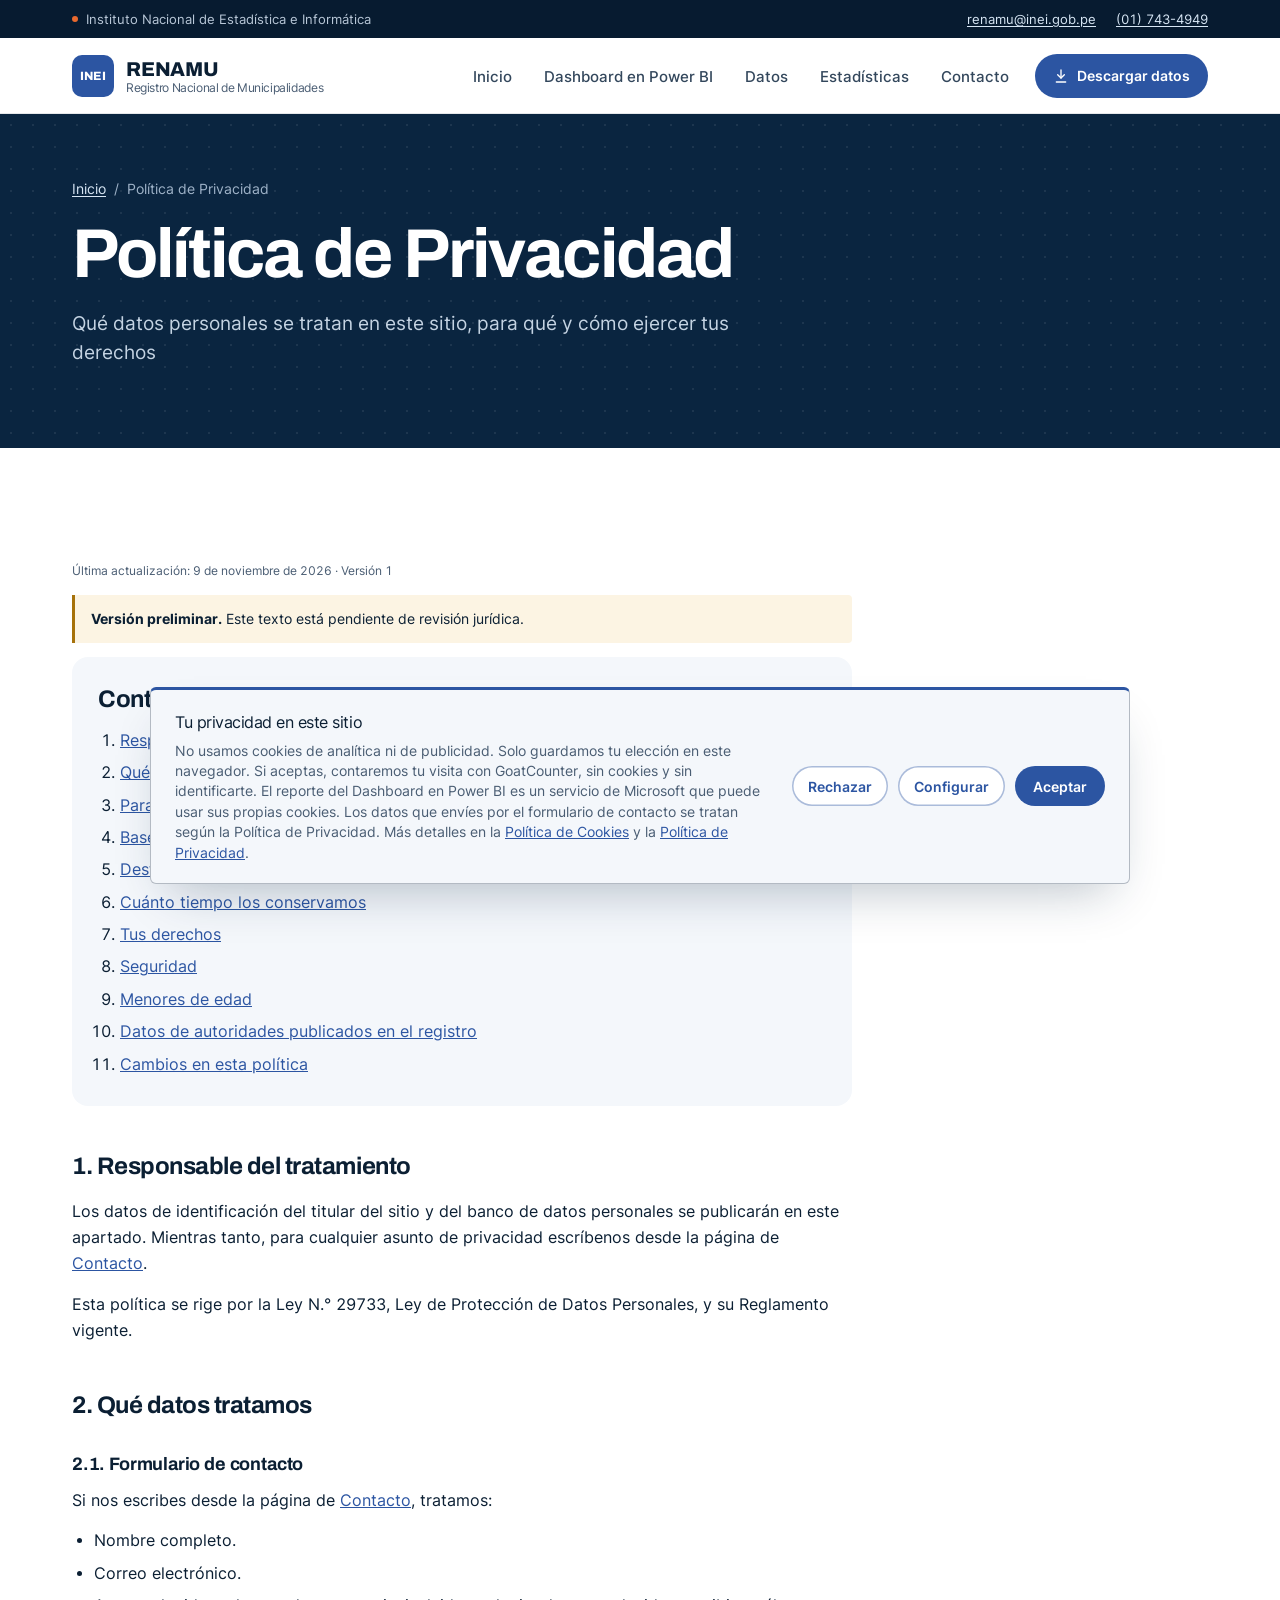
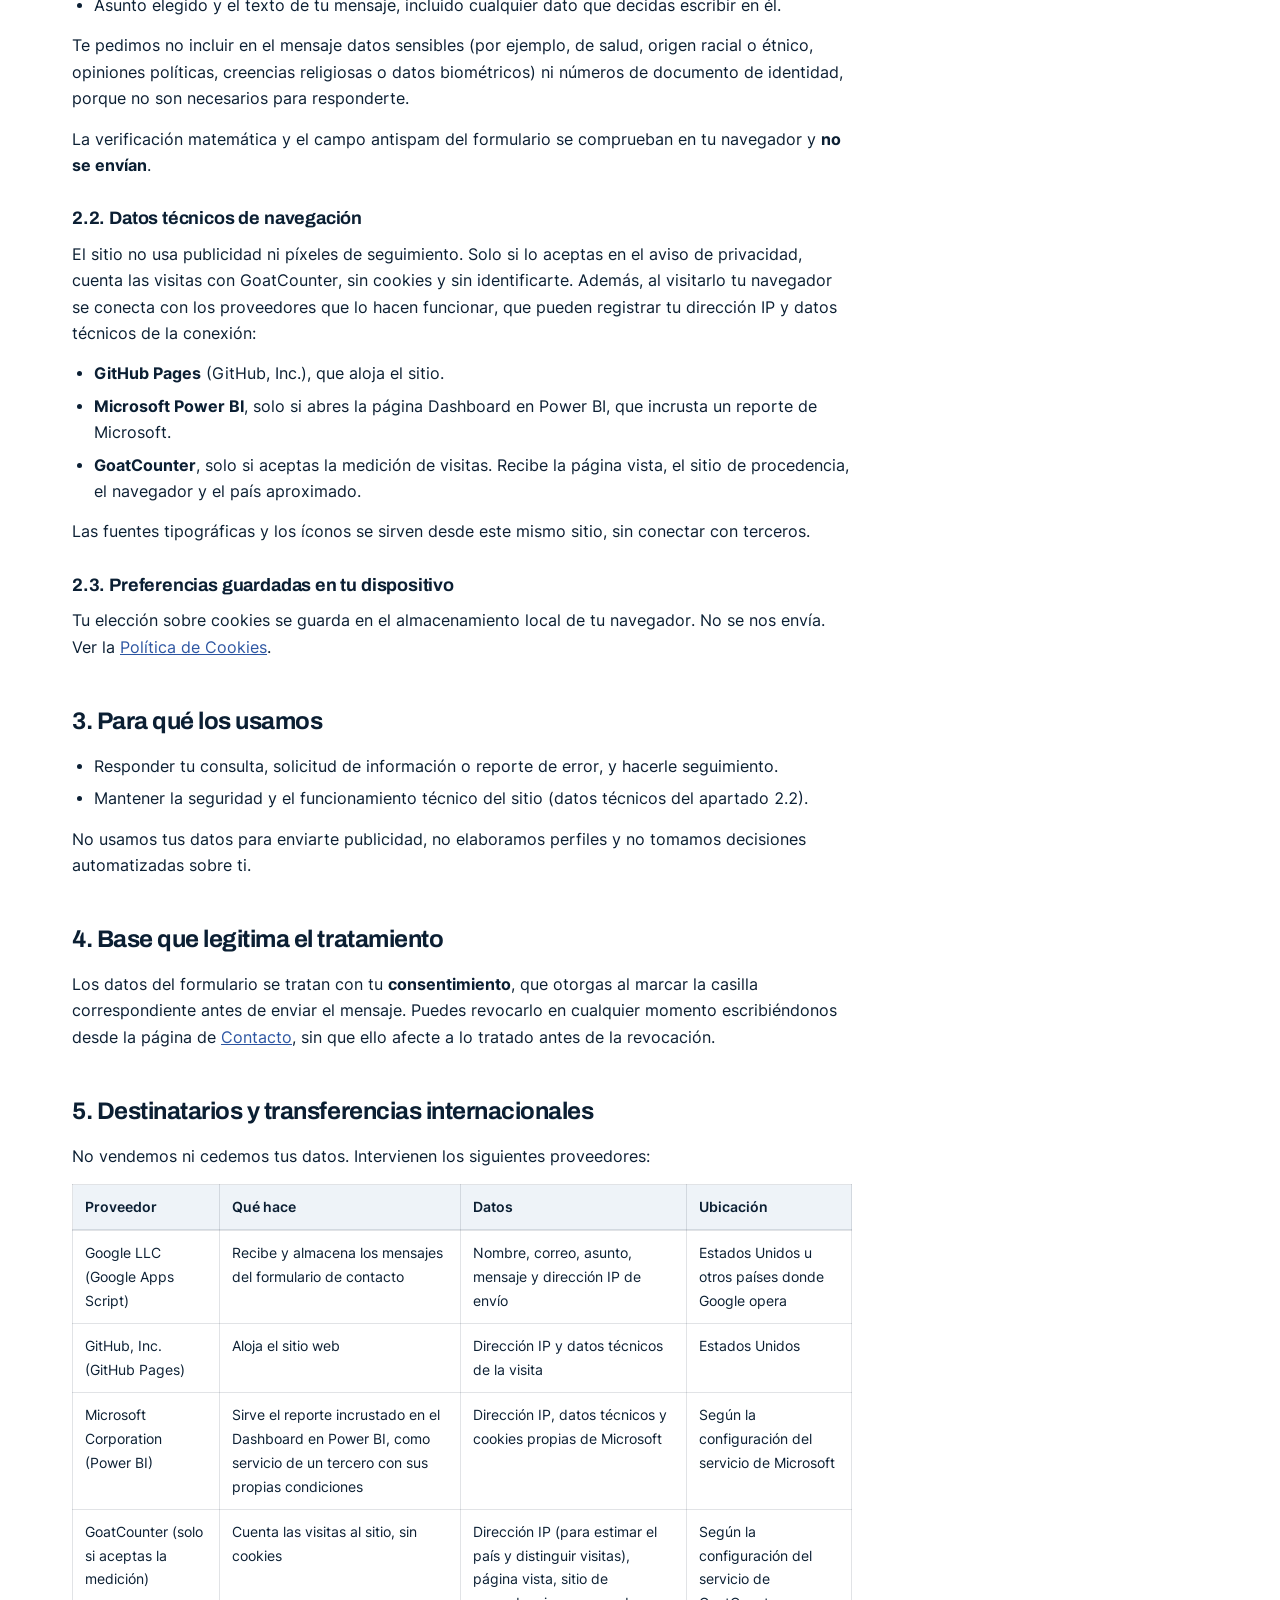
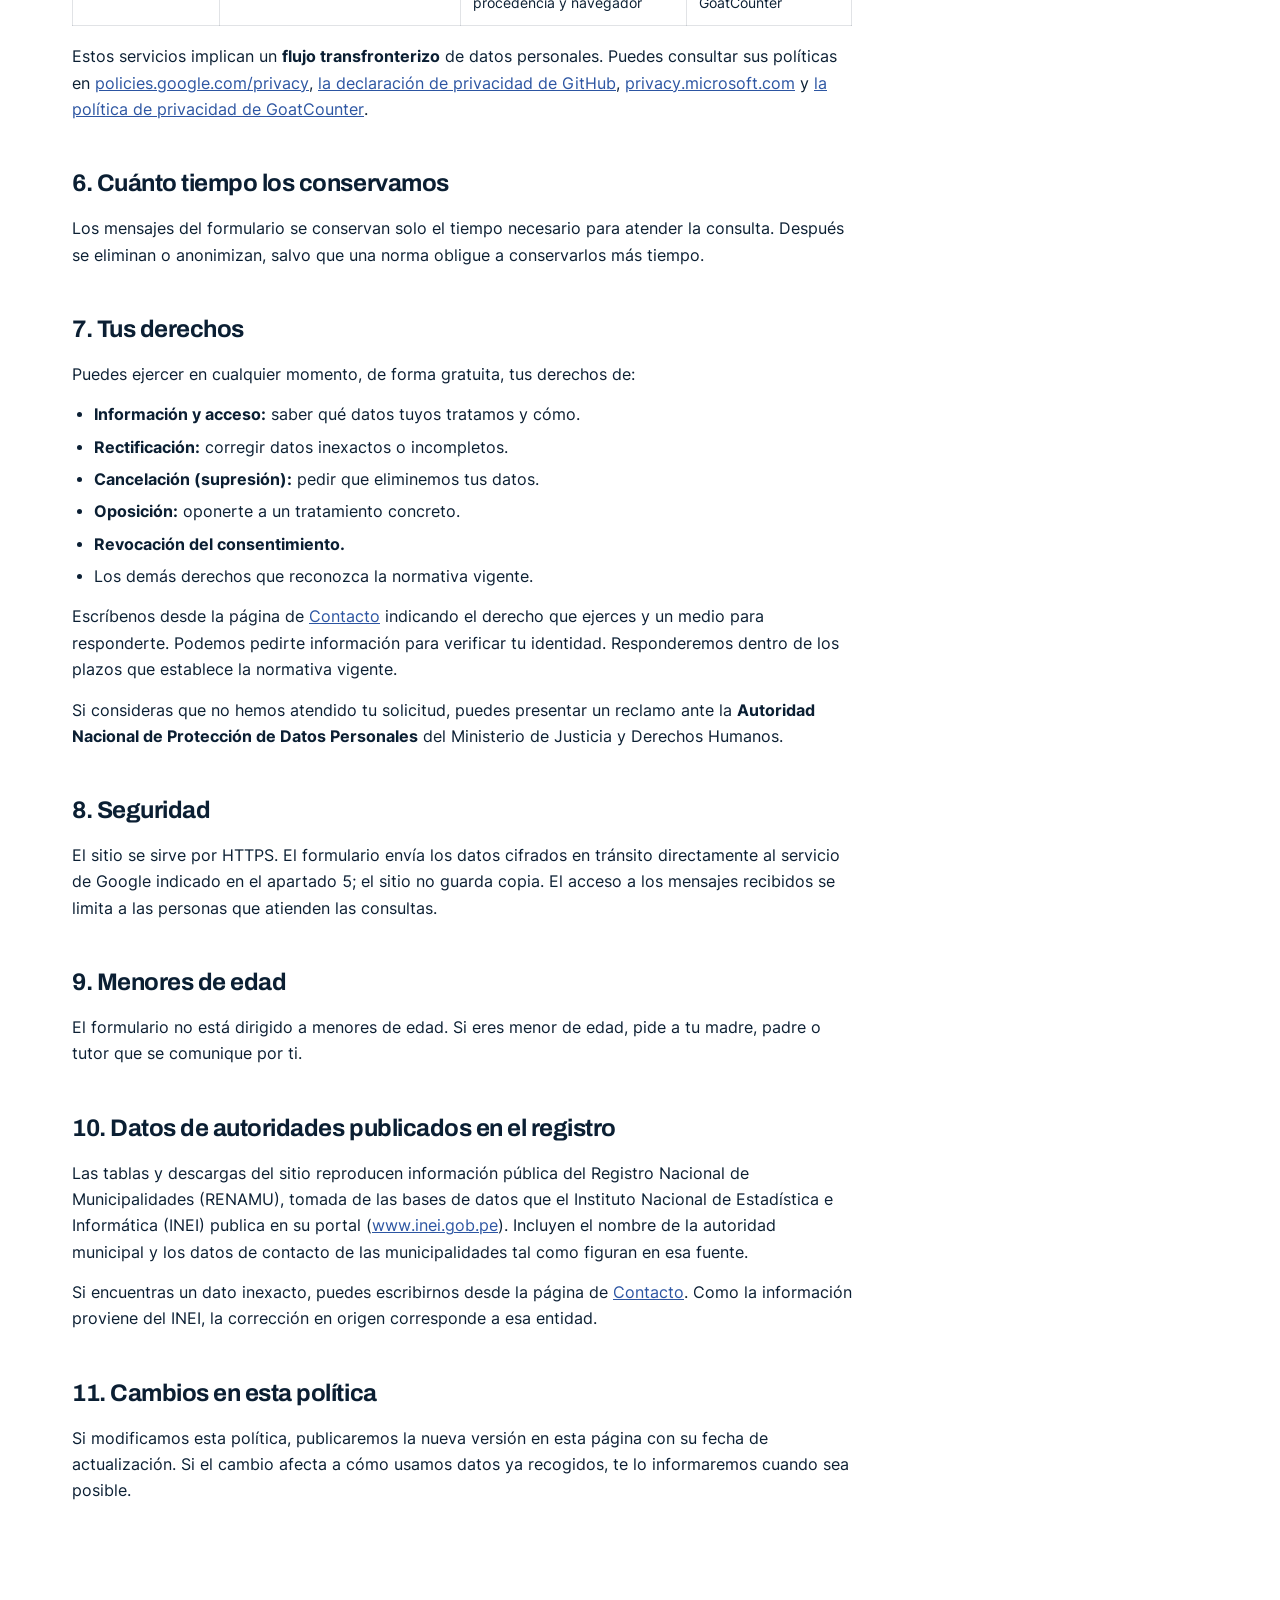
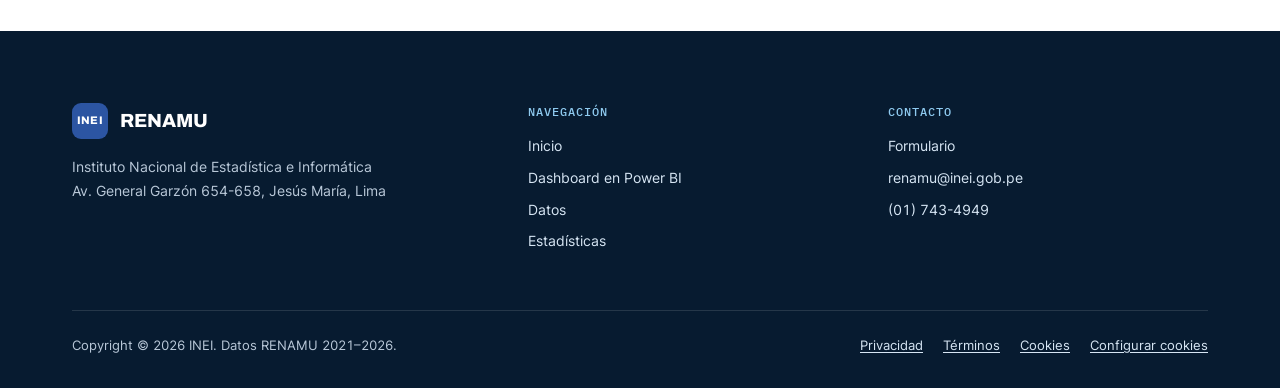
<file: privacidad.html>
<!DOCTYPE html>
<html lang="es">
<head>
    <meta charset="UTF-8">
    <meta name="viewport" content="width=device-width, initial-scale=1.0">
    <meta http-equiv="Content-Security-Policy" content="default-src 'self'; script-src 'self'; style-src 'self' 'unsafe-inline'; img-src 'self' data: https://michellalex.goatcounter.com; font-src 'self'; connect-src 'self' https://michellalex.goatcounter.com; frame-src 'none'; object-src 'none'; base-uri 'self'; form-action 'self'">
    <meta name="referrer" content="strict-origin-when-cross-origin">
    <title>Política de Privacidad | RENAMU</title>
    <meta name="description" content="Cómo se tratan los datos personales en este sitio del RENAMU: formulario de contacto, datos técnicos, destinatarios, conservación y derechos ARCO.">
    <meta name="theme-color" content="#0A2540">
    <link rel="canonical" href="https://michaeldm05.github.io/privacidad.html">
    <link rel="icon" href="favicon.svg" type="image/svg+xml">
    <link rel="apple-touch-icon" href="apple-touch-icon.png">
    <link rel="stylesheet" href="css/fonts.css">
    <link rel="stylesheet" href="css/style.css">
</head>
<body>
    <a class="skip-link" href="#contenido">Saltar al contenido</a>

    <!-- Franja institucional -->
    <div class="topbar">
        <div class="container topbar-inner">
            <span class="topbar-org"><span class="topbar-dot" aria-hidden="true"></span>Instituto Nacional de Estadística e Informática</span>
            <span class="topbar-links"><a href="mailto:renamu@inei.gob.pe">renamu@inei.gob.pe</a><a href="tel:+5117434949">(01) 743-4949</a></span>
        </div>
    </div>

    <!-- Navbar -->
    <nav class="navbar" id="navbar" aria-label="Navegación principal">
        <div class="navbar-inner">
            <a href="index.html" class="navbar-logo">
                <span class="navbar-logo-icon" aria-hidden="true">INEI</span>
                <span class="navbar-logo-text"><span class="navbar-logo-name">RENAMU</span><span class="navbar-logo-sub">Registro Nacional de Municipalidades</span></span>
            </a>
            <button class="nav-toggle" id="navToggle" aria-expanded="false" aria-controls="navLinks" aria-label="Abrir menú de navegación">
                <span class="material-icons icon-open" aria-hidden="true">menu</span>
                <span class="material-icons icon-close" aria-hidden="true">close</span>
            </button>
            <ul class="navbar-links" id="navLinks">
                <li><a href="index.html">Inicio</a></li>
                <li><a href="dashboard.html">Dashboard en Power BI</a></li>
                <li><a href="datos.html">Datos</a></li>
                <li><a href="estadisticas.html">Estadísticas</a></li>
                <li><a href="contacto.html">Contacto</a></li>
                <li class="navbar-cta-item"><a href="datos.html#descargas" class="navbar-cta"><svg width="16" height="16" viewBox="0 0 24 24" fill="none" stroke="currentColor" stroke-width="2" stroke-linecap="round" stroke-linejoin="round" aria-hidden="true"><path d="M12 3v12"/><path d="m7 10 5 5 5-5"/><path d="M5 21h14"/></svg>Descargar datos</a></li>
            </ul>
        </div>
    </nav>

    <div class="page-header">
        <div class="container">
            <nav class="breadcrumb" aria-label="Ruta de navegación"><a href="index.html">Inicio</a><span aria-hidden="true">/</span><span>Política de Privacidad</span></nav>
            <h1>Política de Privacidad</h1>
            <p>Qué datos personales se tratan en este sitio, para qué y cómo ejercer tus derechos</p>
        </div>
    </div>

    <main id="contenido">
    <section class="section">
        <div class="container">
            <article class="legal">
                <p class="legal-meta">Última actualización: 9 de noviembre de 2026 · Versión 1</p>

                <p class="legal-draft">
                    <strong>Versión preliminar.</strong> Este texto está pendiente de revisión jurídica.
                </p>

                <nav class="legal-toc" aria-labelledby="indicePrivacidad">
                    <h2 id="indicePrivacidad">Contenido</h2>
                    <ol>
                        <li><a href="#responsable">Responsable del tratamiento</a></li>
                        <li><a href="#datos">Qué datos tratamos</a></li>
                        <li><a href="#finalidades">Para qué los usamos</a></li>
                        <li><a href="#base">Base que legitima el tratamiento</a></li>
                        <li><a href="#destinatarios">Destinatarios y transferencias internacionales</a></li>
                        <li><a href="#conservacion">Cuánto tiempo los conservamos</a></li>
                        <li><a href="#derechos">Tus derechos</a></li>
                        <li><a href="#seguridad">Seguridad</a></li>
                        <li><a href="#menores">Menores de edad</a></li>
                        <li><a href="#datos-publicados">Datos de autoridades publicados en el registro</a></li>
                        <li><a href="#cambios">Cambios en esta política</a></li>
                    </ol>
                </nav>

                <h2 id="responsable">1. Responsable del tratamiento</h2>
                <p>
                    Los datos de identificación del titular del sitio y del banco de datos personales se publicarán
                    en este apartado. Mientras tanto, para cualquier asunto de privacidad escríbenos
                    desde la página de <a href="contacto.html">Contacto</a>.
                </p>
                <p>
                    Esta política se rige por la Ley N.° 29733, Ley de Protección de Datos Personales, y su
                    Reglamento vigente.
                </p>

                <h2 id="datos">2. Qué datos tratamos</h2>
                <h3>2.1. Formulario de contacto</h3>
                <p>Si nos escribes desde la página de <a href="contacto.html">Contacto</a>, tratamos:</p>
                <ul>
                    <li>Nombre completo.</li>
                    <li>Correo electrónico.</li>
                    <li>Asunto elegido y el texto de tu mensaje, incluido cualquier dato que decidas escribir en él.</li>
                </ul>
                <p>
                    Te pedimos no incluir en el mensaje datos sensibles (por ejemplo, de salud, origen racial o
                    étnico, opiniones políticas, creencias religiosas o datos biométricos) ni números de documento
                    de identidad, porque no son necesarios para responderte.
                </p>
                <p>
                    La verificación matemática y el campo antispam del formulario se comprueban en tu navegador
                    y <strong>no se envían</strong>.
                </p>

                <h3>2.2. Datos técnicos de navegación</h3>
                <p>
                    El sitio no usa publicidad ni píxeles de seguimiento. Solo si lo aceptas en el aviso de privacidad,
                    cuenta las visitas con GoatCounter, sin cookies y sin identificarte. Además, al
                    visitarlo tu navegador se conecta con los proveedores que lo hacen funcionar, que pueden
                    registrar tu dirección IP y datos técnicos de la conexión:
                </p>
                <ul>
                    <li><strong>GitHub Pages</strong> (GitHub, Inc.), que aloja el sitio.</li>
                    <li><strong>Microsoft Power BI</strong>, solo si abres la página Dashboard en Power BI, que incrusta un reporte de Microsoft.</li>
                    <li><strong>GoatCounter</strong>, solo si aceptas la medición de visitas. Recibe la página vista, el sitio de procedencia, el navegador y el país aproximado.</li>
                </ul>
                <p>Las fuentes tipográficas y los íconos se sirven desde este mismo sitio, sin conectar con terceros.</p>

                <h3>2.3. Preferencias guardadas en tu dispositivo</h3>
                <p>
                    Tu elección sobre cookies se guarda en el almacenamiento local de tu navegador. No se nos
                    envía. Ver la <a href="cookies.html">Política de Cookies</a>.
                </p>

                <h2 id="finalidades">3. Para qué los usamos</h2>
                <ul>
                    <li>Responder tu consulta, solicitud de información o reporte de error, y hacerle seguimiento.</li>
                    <li>Mantener la seguridad y el funcionamiento técnico del sitio (datos técnicos del apartado 2.2).</li>
                </ul>
                <p>
                    No usamos tus datos para enviarte publicidad, no elaboramos perfiles y no tomamos decisiones
                    automatizadas sobre ti.
                </p>

                <h2 id="base">4. Base que legitima el tratamiento</h2>
                <p>
                    Los datos del formulario se tratan con tu <strong>consentimiento</strong>, que otorgas al marcar
                    la casilla correspondiente antes de enviar el mensaje. Puedes revocarlo en cualquier momento
                    escribiéndonos desde la página de <a href="contacto.html">Contacto</a>, sin que ello afecte a lo tratado antes de la revocación.
                </p>

                <h2 id="destinatarios">5. Destinatarios y transferencias internacionales</h2>
                <p>No vendemos ni cedemos tus datos. Intervienen los siguientes proveedores:</p>
                <div class="legal-table-wrap">
                    <table class="legal-table">
                        <caption class="sr-only">Proveedores que tratan datos en este sitio</caption>
                        <thead>
                            <tr>
                                <th scope="col">Proveedor</th>
                                <th scope="col">Qué hace</th>
                                <th scope="col">Datos</th>
                                <th scope="col">Ubicación</th>
                            </tr>
                        </thead>
                        <tbody>
                            <tr>
                                <td>Google LLC (Google Apps Script)</td>
                                <td>Recibe y almacena los mensajes del formulario de contacto</td>
                                <td>Nombre, correo, asunto, mensaje y dirección IP de envío</td>
                                <td>Estados Unidos u otros países donde Google opera</td>
                            </tr>
                            <tr>
                                <td>GitHub, Inc. (GitHub Pages)</td>
                                <td>Aloja el sitio web</td>
                                <td>Dirección IP y datos técnicos de la visita</td>
                                <td>Estados Unidos</td>
                            </tr>
                            <tr>
                                <td>Microsoft Corporation (Power BI)</td>
                                <td>Sirve el reporte incrustado en el Dashboard en Power BI, como servicio de un tercero con sus propias condiciones</td>
                                <td>Dirección IP, datos técnicos y cookies propias de Microsoft</td>
                                <td>Según la configuración del servicio de Microsoft</td>
                            </tr>
                            <tr>
                                <td>GoatCounter (solo si aceptas la medición)</td>
                                <td>Cuenta las visitas al sitio, sin cookies</td>
                                <td>Dirección IP (para estimar el país y distinguir visitas), página vista, sitio de procedencia y navegador</td>
                                <td>Según la configuración del servicio de GoatCounter</td>
                            </tr>
                        </tbody>
                    </table>
                </div>
                <p>
                    Estos servicios implican un <strong>flujo transfronterizo</strong> de datos personales.
                    Puedes consultar sus políticas en
                    <a href="https://policies.google.com/privacy?hl=es" rel="noopener">policies.google.com/privacy</a>,
                    <a href="https://docs.github.com/es/site-policy/privacy-policies/github-general-privacy-statement" rel="noopener">la declaración de privacidad de GitHub</a>,
                    <a href="https://privacy.microsoft.com/es-es/privacystatement" rel="noopener">privacy.microsoft.com</a> y
                    <a href="https://www.goatcounter.com/help/privacy" rel="noopener">la política de privacidad de GoatCounter</a>.
                </p>

                <h2 id="conservacion">6. Cuánto tiempo los conservamos</h2>
                <p>
                    Los mensajes del formulario se conservan solo el tiempo necesario para atender la consulta.
                    Después se eliminan o anonimizan,
                    salvo que una norma obligue a conservarlos más tiempo.
                </p>

                <h2 id="derechos">7. Tus derechos</h2>
                <p>Puedes ejercer en cualquier momento, de forma gratuita, tus derechos de:</p>
                <ul>
                    <li><strong>Información y acceso:</strong> saber qué datos tuyos tratamos y cómo.</li>
                    <li><strong>Rectificación:</strong> corregir datos inexactos o incompletos.</li>
                    <li><strong>Cancelación (supresión):</strong> pedir que eliminemos tus datos.</li>
                    <li><strong>Oposición:</strong> oponerte a un tratamiento concreto.</li>
                    <li><strong>Revocación del consentimiento.</strong></li>
                    <li>Los demás derechos que reconozca la normativa vigente.</li>
                </ul>
                <p>
                    Escríbenos desde la página de <a href="contacto.html">Contacto</a> indicando el derecho que ejerces y un medio para
                    responderte. Podemos pedirte información para verificar tu identidad. Responderemos dentro
                    de los plazos que establece la normativa vigente.
                </p>
                <p>
                    Si consideras que no hemos atendido tu solicitud, puedes presentar un reclamo ante la
                    <strong>Autoridad Nacional de Protección de Datos Personales</strong> del Ministerio de Justicia
                    y Derechos Humanos.
                </p>

                <h2 id="seguridad">8. Seguridad</h2>
                <p>
                    El sitio se sirve por HTTPS. El formulario envía los datos cifrados en tránsito directamente al
                    servicio de Google indicado en el apartado 5; el sitio no guarda copia. El acceso a los mensajes
                    recibidos se limita a las personas que atienden las consultas.
                </p>

                <h2 id="menores">9. Menores de edad</h2>
                <p>
                    El formulario no está dirigido a menores de edad. Si eres menor de edad, pide a tu
                    madre, padre o tutor que se comunique por ti.
                </p>

                <h2 id="datos-publicados">10. Datos de autoridades publicados en el registro</h2>
                <p>
                    Las tablas y descargas del sitio reproducen información pública del Registro Nacional de
                    Municipalidades (RENAMU), tomada de las bases de datos que el Instituto Nacional de Estadística e
                    Informática (INEI) publica en su portal
                    (<a href="https://www.inei.gob.pe/" rel="noopener">www.inei.gob.pe</a>). Incluyen el nombre de la
                    autoridad municipal y los datos de contacto de las municipalidades tal como figuran en esa fuente.
                </p>
                <p>
                    Si encuentras un dato inexacto, puedes escribirnos desde la página de <a href="contacto.html">Contacto</a>. Como la información
                    proviene del INEI, la corrección en origen corresponde a esa entidad.
                </p>

                <h2 id="cambios">11. Cambios en esta política</h2>
                <p>
                    Si modificamos esta política, publicaremos la nueva versión en esta página con su fecha de
                    actualización. Si el cambio afecta a cómo usamos datos ya recogidos, te lo informaremos
                    cuando sea posible.
                </p>
            </article>
        </div>
    </section>
    </main>

    <!-- Footer -->
    <footer class="footer">
        <div class="container">
            <div class="footer-grid">
                <div class="footer-brand">
                    <span class="footer-logo"><span class="navbar-logo-icon" aria-hidden="true">INEI</span>RENAMU</span>
                    <p>Instituto Nacional de Estadística e Informática<br>Av. General Garzón 654-658, Jesús María, Lima</p>
                </div>
                <div>
                    <h2>Navegación</h2>
                    <ul class="footer-links">
                        <li><a href="index.html">Inicio</a></li>
                        <li><a href="dashboard.html">Dashboard en Power BI</a></li>
                        <li><a href="datos.html">Datos</a></li>
                        <li><a href="estadisticas.html">Estadísticas</a></li>
                    </ul>
                </div>
                <div>
                    <h2>Contacto</h2>
                    <ul class="footer-links">
                        <li><a href="contacto.html">Formulario</a></li>
                        <li><a href="mailto:renamu@inei.gob.pe">renamu@inei.gob.pe</a></li>
                        <li><a href="tel:+5117434949">(01) 743-4949</a></li>
                    </ul>
                </div>
            </div>
            <div class="footer-bottom">
                <span>Copyright © 2026 INEI. Datos RENAMU 2021–2026.</span>
                <nav aria-label="Información legal">
                    <ul class="footer-legal">
                        <li><a href="privacidad.html">Privacidad</a></li>
                        <li><a href="terminos.html">Términos</a></li>
                        <li><a href="cookies.html">Cookies</a></li>
                        <li><button type="button" data-abrir-cookies>Configurar cookies</button></li>
                    </ul>
                </nav>
            </div>
        </div>
    </footer>

    <script type="text/plain" data-consent="analitica" data-src="js/vendor/goatcounter.js" data-goatcounter="https://michellalex.goatcounter.com/count"></script>
    <script src="js/consent.js"></script>
    <script src="js/main.js"></script>
</body>
</html>
</file>
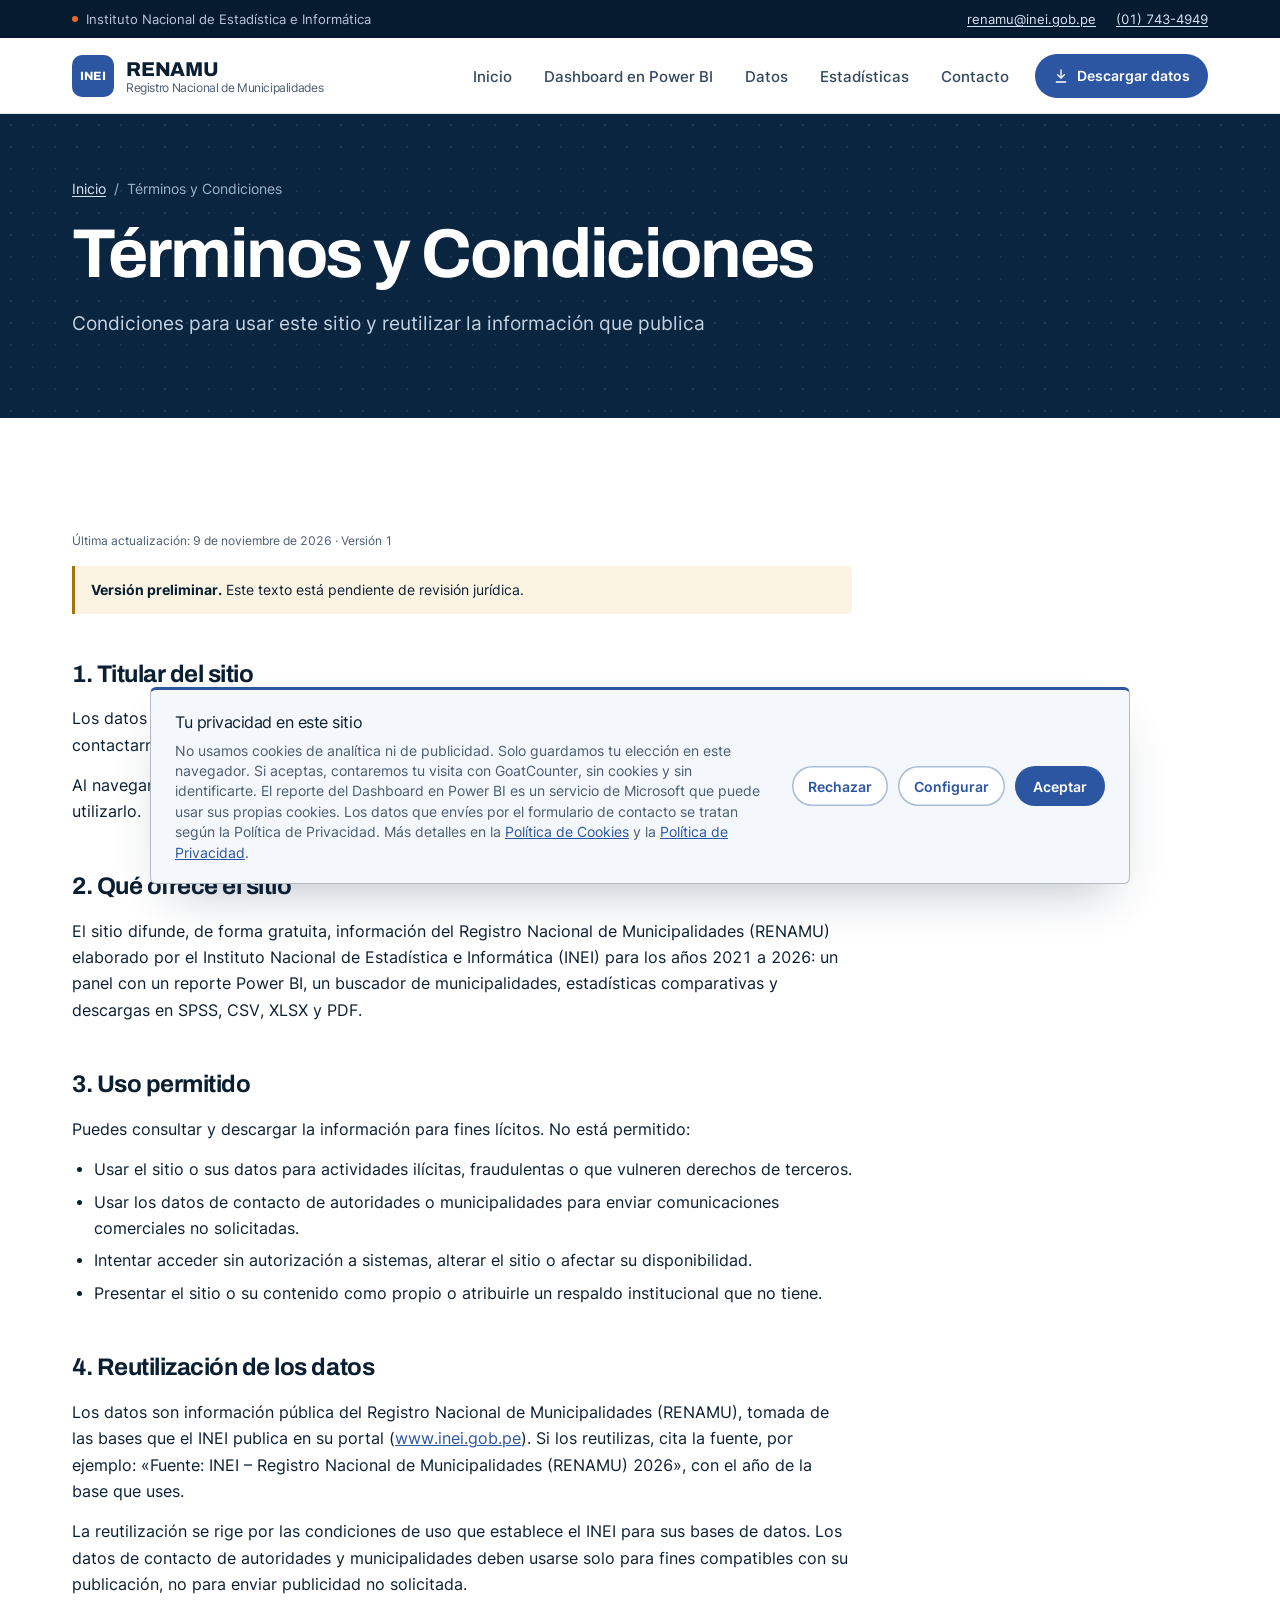
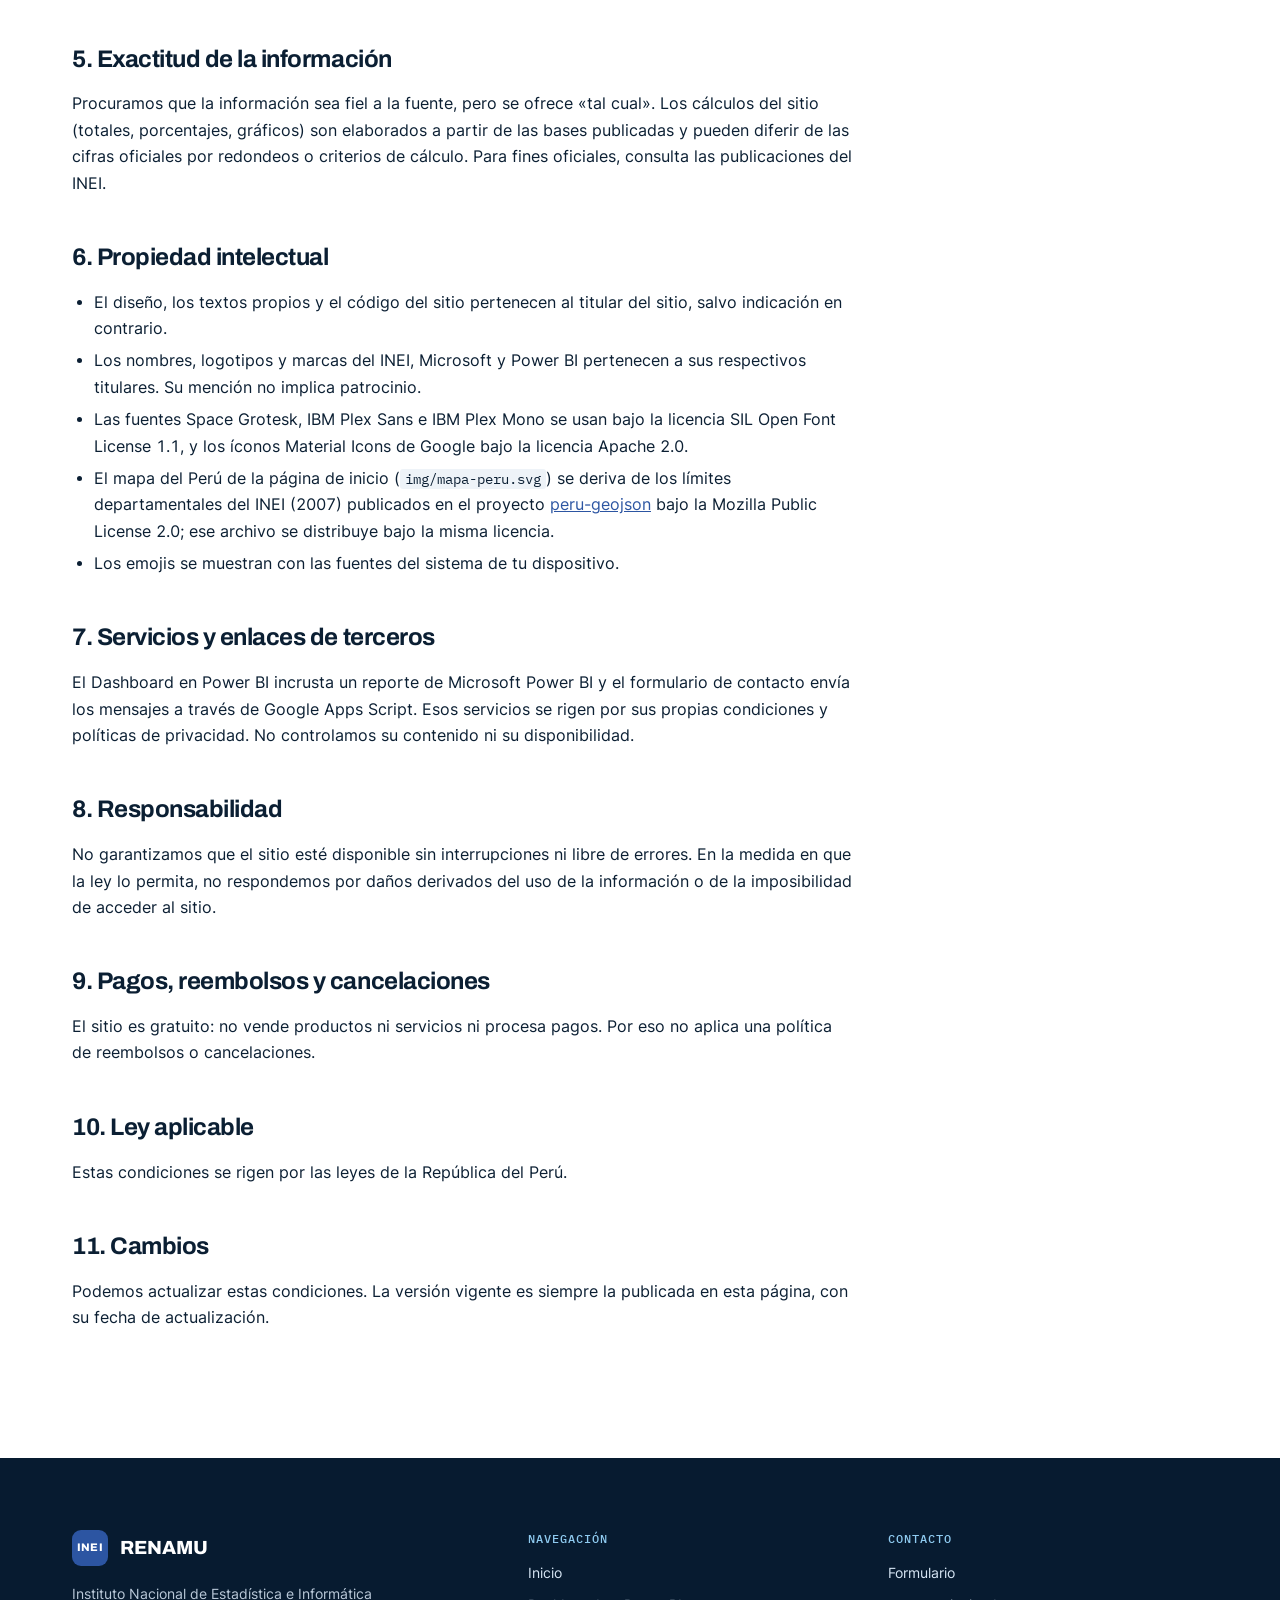
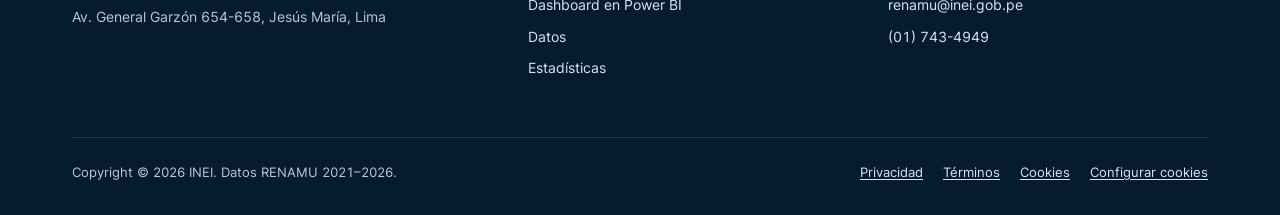
<file: terminos.html>
<!DOCTYPE html>
<html lang="es">
<head>
    <meta charset="UTF-8">
    <meta name="viewport" content="width=device-width, initial-scale=1.0">
    <meta http-equiv="Content-Security-Policy" content="default-src 'self'; script-src 'self'; style-src 'self' 'unsafe-inline'; img-src 'self' data: https://michellalex.goatcounter.com; font-src 'self'; connect-src 'self' https://michellalex.goatcounter.com; frame-src 'none'; object-src 'none'; base-uri 'self'; form-action 'self'">
    <meta name="referrer" content="strict-origin-when-cross-origin">
    <title>Términos y Condiciones | RENAMU</title>
    <meta name="description" content="Condiciones de uso del sitio del RENAMU: uso permitido, reutilización de datos, propiedad intelectual, servicios de terceros y responsabilidad.">
    <meta name="theme-color" content="#0A2540">
    <link rel="canonical" href="https://michaeldm05.github.io/terminos.html">
    <link rel="icon" href="favicon.svg" type="image/svg+xml">
    <link rel="apple-touch-icon" href="apple-touch-icon.png">
    <link rel="stylesheet" href="css/fonts.css">
    <link rel="stylesheet" href="css/style.css">
</head>
<body>
    <a class="skip-link" href="#contenido">Saltar al contenido</a>

    <!-- Franja institucional -->
    <div class="topbar">
        <div class="container topbar-inner">
            <span class="topbar-org"><span class="topbar-dot" aria-hidden="true"></span>Instituto Nacional de Estadística e Informática</span>
            <span class="topbar-links"><a href="mailto:renamu@inei.gob.pe">renamu@inei.gob.pe</a><a href="tel:+5117434949">(01) 743-4949</a></span>
        </div>
    </div>

    <!-- Navbar -->
    <nav class="navbar" id="navbar" aria-label="Navegación principal">
        <div class="navbar-inner">
            <a href="index.html" class="navbar-logo">
                <span class="navbar-logo-icon" aria-hidden="true">INEI</span>
                <span class="navbar-logo-text"><span class="navbar-logo-name">RENAMU</span><span class="navbar-logo-sub">Registro Nacional de Municipalidades</span></span>
            </a>
            <button class="nav-toggle" id="navToggle" aria-expanded="false" aria-controls="navLinks" aria-label="Abrir menú de navegación">
                <span class="material-icons icon-open" aria-hidden="true">menu</span>
                <span class="material-icons icon-close" aria-hidden="true">close</span>
            </button>
            <ul class="navbar-links" id="navLinks">
                <li><a href="index.html">Inicio</a></li>
                <li><a href="dashboard.html">Dashboard en Power BI</a></li>
                <li><a href="datos.html">Datos</a></li>
                <li><a href="estadisticas.html">Estadísticas</a></li>
                <li><a href="contacto.html">Contacto</a></li>
                <li class="navbar-cta-item"><a href="datos.html#descargas" class="navbar-cta"><svg width="16" height="16" viewBox="0 0 24 24" fill="none" stroke="currentColor" stroke-width="2" stroke-linecap="round" stroke-linejoin="round" aria-hidden="true"><path d="M12 3v12"/><path d="m7 10 5 5 5-5"/><path d="M5 21h14"/></svg>Descargar datos</a></li>
            </ul>
        </div>
    </nav>

    <div class="page-header">
        <div class="container">
            <nav class="breadcrumb" aria-label="Ruta de navegación"><a href="index.html">Inicio</a><span aria-hidden="true">/</span><span>Términos y Condiciones</span></nav>
            <h1>Términos y Condiciones</h1>
            <p>Condiciones para usar este sitio y reutilizar la información que publica</p>
        </div>
    </div>

    <main id="contenido">
    <section class="section">
        <div class="container">
            <article class="legal">
                <p class="legal-meta">Última actualización: 9 de noviembre de 2026 · Versión 1</p>

                <p class="legal-draft">
                    <strong>Versión preliminar.</strong> Este texto está pendiente de revisión jurídica.
                </p>

                <h2 id="titular">1. Titular del sitio</h2>
                <p>
                    Los datos de identificación del titular del sitio se publicarán en este apartado. Mientras
                    tanto, puedes contactarnos desde la página de <a href="contacto.html">Contacto</a>.
                </p>
                <p>
                    Al navegar por el sitio aceptas estas condiciones. Si no estás de acuerdo con ellas, te pedimos
                    no utilizarlo.
                </p>

                <h2 id="objeto">2. Qué ofrece el sitio</h2>
                <p>
                    El sitio difunde, de forma gratuita, información del Registro Nacional de Municipalidades
                    (RENAMU) elaborado por el Instituto Nacional de Estadística e Informática (INEI) para los años
                    2021 a 2026: un panel con un reporte Power BI, un buscador de municipalidades, estadísticas
                    comparativas y descargas en SPSS, CSV, XLSX y PDF.
                </p>

                <h2 id="uso">3. Uso permitido</h2>
                <p>Puedes consultar y descargar la información para fines lícitos. No está permitido:</p>
                <ul>
                    <li>Usar el sitio o sus datos para actividades ilícitas, fraudulentas o que vulneren derechos de terceros.</li>
                    <li>Usar los datos de contacto de autoridades o municipalidades para enviar comunicaciones comerciales no solicitadas.</li>
                    <li>Intentar acceder sin autorización a sistemas, alterar el sitio o afectar su disponibilidad.</li>
                    <li>Presentar el sitio o su contenido como propio o atribuirle un respaldo institucional que no tiene.</li>
                </ul>

                <h2 id="reutilizacion">4. Reutilización de los datos</h2>
                <p>
                    Los datos son información pública del Registro Nacional de Municipalidades (RENAMU), tomada de
                    las bases que el INEI publica en su portal
                    (<a href="https://www.inei.gob.pe/" rel="noopener">www.inei.gob.pe</a>). Si los reutilizas, cita
                    la fuente, por ejemplo: «Fuente: INEI – Registro Nacional de Municipalidades (RENAMU) 2026», con el año de la base que uses.
                </p>
                <p>
                    La reutilización se rige por las condiciones de uso que establece el INEI para sus bases de datos.
                    Los datos de contacto de autoridades y municipalidades deben usarse solo para fines compatibles con
                    su publicación, no para enviar publicidad no solicitada.
                </p>

                <h2 id="exactitud">5. Exactitud de la información</h2>
                <p>
                    Procuramos que la información sea fiel a la fuente, pero se ofrece «tal cual». Los cálculos del
                    sitio (totales, porcentajes, gráficos) son elaborados a partir de las bases publicadas y pueden
                    diferir de las cifras oficiales por redondeos o criterios de cálculo. Para fines oficiales,
                    consulta las publicaciones del INEI.
                </p>

                <h2 id="propiedad">6. Propiedad intelectual</h2>
                <ul>
                    <li>El diseño, los textos propios y el código del sitio pertenecen al titular del sitio, salvo indicación en contrario.</li>
                    <li>Los nombres, logotipos y marcas del INEI, Microsoft y Power BI pertenecen a sus respectivos titulares. Su mención no implica patrocinio.</li>
                    <li>Las fuentes Space Grotesk, IBM Plex Sans e IBM Plex Mono se usan bajo la licencia SIL Open Font License 1.1, y los íconos Material Icons de Google bajo la licencia Apache 2.0.</li>
                    <li>El mapa del Perú de la página de inicio (<code>img/mapa-peru.svg</code>) se deriva de los límites departamentales del INEI (2007) publicados en el proyecto <a href="https://github.com/juaneladio/peru-geojson" rel="noopener">peru-geojson</a> bajo la Mozilla Public License 2.0; ese archivo se distribuye bajo la misma licencia.</li>
                    <li>Los emojis se muestran con las fuentes del sistema de tu dispositivo.</li>
                </ul>

                <h2 id="terceros">7. Servicios y enlaces de terceros</h2>
                <p>
                    El Dashboard en Power BI incrusta un reporte de Microsoft Power BI y el formulario de contacto envía los
                    mensajes a través de Google Apps Script. Esos servicios se rigen por sus propias condiciones y
                    políticas de privacidad. No controlamos su contenido ni su disponibilidad.
                </p>

                <h2 id="responsabilidad">8. Responsabilidad</h2>
                <p>
                    No garantizamos que el sitio esté disponible sin interrupciones ni libre de errores. En la medida
                    en que la ley lo permita, no respondemos por daños derivados del uso de la información o de la
                    imposibilidad de acceder al sitio.
                </p>

                <h2 id="reembolsos">9. Pagos, reembolsos y cancelaciones</h2>
                <p>
                    El sitio es gratuito: no vende productos ni servicios ni procesa pagos. Por eso no aplica una
                    política de reembolsos o cancelaciones.
                </p>

                <h2 id="ley">10. Ley aplicable</h2>
                <p>
                    Estas condiciones se rigen por las leyes de la República del Perú.
                </p>

                <h2 id="cambios">11. Cambios</h2>
                <p>
                    Podemos actualizar estas condiciones. La versión vigente es siempre la publicada en esta página,
                    con su fecha de actualización.
                </p>
            </article>
        </div>
    </section>
    </main>

    <!-- Footer -->
    <footer class="footer">
        <div class="container">
            <div class="footer-grid">
                <div class="footer-brand">
                    <span class="footer-logo"><span class="navbar-logo-icon" aria-hidden="true">INEI</span>RENAMU</span>
                    <p>Instituto Nacional de Estadística e Informática<br>Av. General Garzón 654-658, Jesús María, Lima</p>
                </div>
                <div>
                    <h2>Navegación</h2>
                    <ul class="footer-links">
                        <li><a href="index.html">Inicio</a></li>
                        <li><a href="dashboard.html">Dashboard en Power BI</a></li>
                        <li><a href="datos.html">Datos</a></li>
                        <li><a href="estadisticas.html">Estadísticas</a></li>
                    </ul>
                </div>
                <div>
                    <h2>Contacto</h2>
                    <ul class="footer-links">
                        <li><a href="contacto.html">Formulario</a></li>
                        <li><a href="mailto:renamu@inei.gob.pe">renamu@inei.gob.pe</a></li>
                        <li><a href="tel:+5117434949">(01) 743-4949</a></li>
                    </ul>
                </div>
            </div>
            <div class="footer-bottom">
                <span>Copyright © 2026 INEI. Datos RENAMU 2021–2026.</span>
                <nav aria-label="Información legal">
                    <ul class="footer-legal">
                        <li><a href="privacidad.html">Privacidad</a></li>
                        <li><a href="terminos.html">Términos</a></li>
                        <li><a href="cookies.html">Cookies</a></li>
                        <li><button type="button" data-abrir-cookies>Configurar cookies</button></li>
                    </ul>
                </nav>
            </div>
        </div>
    </footer>

    <script type="text/plain" data-consent="analitica" data-src="js/vendor/goatcounter.js" data-goatcounter="https://michellalex.goatcounter.com/count"></script>
    <script src="js/consent.js"></script>
    <script src="js/main.js"></script>
</body>
</html>
</file>
<file: css/fonts.css>
/* Fuentes alojadas en el propio sitio (antes se pedían a fonts.googleapis.com /
   fonts.gstatic.com, lo que enviaba la IP de cada visitante a Google).
   Inter, Space Grotesk, IBM Plex Sans e IBM Plex Mono: SIL Open Font License 1.1.
   Material Icons: Apache License 2.0. Ver fonts/LICENCIAS.md. */

/* latin-ext */
@font-face {
  font-family: 'IBM Plex Mono';
  font-style: normal;
  font-weight: 400;
  font-display: swap;
  src: url(../fonts/ibmplexmono--F63fjptAgt5VM-kVkqdyU8n1iEq129k.woff2) format('woff2');
  unicode-range: U+0100-02BA, U+02BD-02C5, U+02C7-02CC, U+02CE-02D7, U+02DD-02FF, U+0304, U+0308, U+0329, U+1D00-1DBF, U+1E00-1E9F, U+1EF2-1EFF, U+2020, U+20A0-20AB, U+20AD-20C0, U+2113, U+2C60-2C7F, U+A720-A7FF;
}
/* latin */
@font-face {
  font-family: 'IBM Plex Mono';
  font-style: normal;
  font-weight: 400;
  font-display: swap;
  src: url(../fonts/ibmplexmono--F63fjptAgt5VM-kVkqdyU8n1i8q1w.woff2) format('woff2');
  unicode-range: U+0000-00FF, U+0131, U+0152-0153, U+02BB-02BC, U+02C6, U+02DA, U+02DC, U+0304, U+0308, U+0329, U+2000-206F, U+20AC, U+2122, U+2191, U+2193, U+2212, U+2215, U+FEFF, U+FFFD;
}
/* latin-ext */
@font-face {
  font-family: 'IBM Plex Mono';
  font-style: normal;
  font-weight: 500;
  font-display: swap;
  src: url(../fonts/ibmplexmono--F6qfjptAgt5VM-kVkqdyU8n3twJwl5FgtIU.woff2) format('woff2');
  unicode-range: U+0100-02BA, U+02BD-02C5, U+02C7-02CC, U+02CE-02D7, U+02DD-02FF, U+0304, U+0308, U+0329, U+1D00-1DBF, U+1E00-1E9F, U+1EF2-1EFF, U+2020, U+20A0-20AB, U+20AD-20C0, U+2113, U+2C60-2C7F, U+A720-A7FF;
}
/* latin */
@font-face {
  font-family: 'IBM Plex Mono';
  font-style: normal;
  font-weight: 500;
  font-display: swap;
  src: url(../fonts/ibmplexmono--F6qfjptAgt5VM-kVkqdyU8n3twJwlBFgg.woff2) format('woff2');
  unicode-range: U+0000-00FF, U+0131, U+0152-0153, U+02BB-02BC, U+02C6, U+02DA, U+02DC, U+0304, U+0308, U+0329, U+2000-206F, U+20AC, U+2122, U+2191, U+2193, U+2212, U+2215, U+FEFF, U+FFFD;
}
/* latin-ext */
@font-face {
  font-family: 'IBM Plex Mono';
  font-style: normal;
  font-weight: 600;
  font-display: swap;
  src: url(../fonts/ibmplexmono--F6qfjptAgt5VM-kVkqdyU8n3vAOwl5FgtIU.woff2) format('woff2');
  unicode-range: U+0100-02BA, U+02BD-02C5, U+02C7-02CC, U+02CE-02D7, U+02DD-02FF, U+0304, U+0308, U+0329, U+1D00-1DBF, U+1E00-1E9F, U+1EF2-1EFF, U+2020, U+20A0-20AB, U+20AD-20C0, U+2113, U+2C60-2C7F, U+A720-A7FF;
}
/* latin */
@font-face {
  font-family: 'IBM Plex Mono';
  font-style: normal;
  font-weight: 600;
  font-display: swap;
  src: url(../fonts/ibmplexmono--F6qfjptAgt5VM-kVkqdyU8n3vAOwlBFgg.woff2) format('woff2');
  unicode-range: U+0000-00FF, U+0131, U+0152-0153, U+02BB-02BC, U+02C6, U+02DA, U+02DC, U+0304, U+0308, U+0329, U+2000-206F, U+20AC, U+2122, U+2191, U+2193, U+2212, U+2215, U+FEFF, U+FFFD;
}
/* latin-ext */
@font-face {
  font-family: 'IBM Plex Sans';
  font-style: normal;
  font-weight: 400;
  font-stretch: 100%;
  font-display: swap;
  src: url(../fonts/ibmplexsans-zYXzKVElMYYaJe8bpLHnCwDKr932-G7dytD-Dmu1syxQKYbABA.woff2) format('woff2');
  unicode-range: U+0100-02BA, U+02BD-02C5, U+02C7-02CC, U+02CE-02D7, U+02DD-02FF, U+0304, U+0308, U+0329, U+1D00-1DBF, U+1E00-1E9F, U+1EF2-1EFF, U+2020, U+20A0-20AB, U+20AD-20C0, U+2113, U+2C60-2C7F, U+A720-A7FF;
}
/* latin */
@font-face {
  font-family: 'IBM Plex Sans';
  font-style: normal;
  font-weight: 400;
  font-stretch: 100%;
  font-display: swap;
  src: url(../fonts/ibmplexsans-zYXzKVElMYYaJe8bpLHnCwDKr932-G7dytD-Dmu1syxeKYY.woff2) format('woff2');
  unicode-range: U+0000-00FF, U+0131, U+0152-0153, U+02BB-02BC, U+02C6, U+02DA, U+02DC, U+0304, U+0308, U+0329, U+2000-206F, U+20AC, U+2122, U+2191, U+2193, U+2212, U+2215, U+FEFF, U+FFFD;
}
/* latin-ext */
@font-face {
  font-family: 'IBM Plex Sans';
  font-style: normal;
  font-weight: 500;
  font-stretch: 100%;
  font-display: swap;
  src: url(../fonts/ibmplexsans-zYXzKVElMYYaJe8bpLHnCwDKr932-G7dytD-Dmu1syxQKYbABA.woff2) format('woff2');
  unicode-range: U+0100-02BA, U+02BD-02C5, U+02C7-02CC, U+02CE-02D7, U+02DD-02FF, U+0304, U+0308, U+0329, U+1D00-1DBF, U+1E00-1E9F, U+1EF2-1EFF, U+2020, U+20A0-20AB, U+20AD-20C0, U+2113, U+2C60-2C7F, U+A720-A7FF;
}
/* latin */
@font-face {
  font-family: 'IBM Plex Sans';
  font-style: normal;
  font-weight: 500;
  font-stretch: 100%;
  font-display: swap;
  src: url(../fonts/ibmplexsans-zYXzKVElMYYaJe8bpLHnCwDKr932-G7dytD-Dmu1syxeKYY.woff2) format('woff2');
  unicode-range: U+0000-00FF, U+0131, U+0152-0153, U+02BB-02BC, U+02C6, U+02DA, U+02DC, U+0304, U+0308, U+0329, U+2000-206F, U+20AC, U+2122, U+2191, U+2193, U+2212, U+2215, U+FEFF, U+FFFD;
}
/* latin-ext */
@font-face {
  font-family: 'IBM Plex Sans';
  font-style: normal;
  font-weight: 600;
  font-stretch: 100%;
  font-display: swap;
  src: url(../fonts/ibmplexsans-zYXzKVElMYYaJe8bpLHnCwDKr932-G7dytD-Dmu1syxQKYbABA.woff2) format('woff2');
  unicode-range: U+0100-02BA, U+02BD-02C5, U+02C7-02CC, U+02CE-02D7, U+02DD-02FF, U+0304, U+0308, U+0329, U+1D00-1DBF, U+1E00-1E9F, U+1EF2-1EFF, U+2020, U+20A0-20AB, U+20AD-20C0, U+2113, U+2C60-2C7F, U+A720-A7FF;
}
/* latin */
@font-face {
  font-family: 'IBM Plex Sans';
  font-style: normal;
  font-weight: 600;
  font-stretch: 100%;
  font-display: swap;
  src: url(../fonts/ibmplexsans-zYXzKVElMYYaJe8bpLHnCwDKr932-G7dytD-Dmu1syxeKYY.woff2) format('woff2');
  unicode-range: U+0000-00FF, U+0131, U+0152-0153, U+02BB-02BC, U+02C6, U+02DA, U+02DC, U+0304, U+0308, U+0329, U+2000-206F, U+20AC, U+2122, U+2191, U+2193, U+2212, U+2215, U+FEFF, U+FFFD;
}
/* latin-ext */
@font-face {
  font-family: 'IBM Plex Sans';
  font-style: normal;
  font-weight: 700;
  font-stretch: 100%;
  font-display: swap;
  src: url(../fonts/ibmplexsans-zYXzKVElMYYaJe8bpLHnCwDKr932-G7dytD-Dmu1syxQKYbABA.woff2) format('woff2');
  unicode-range: U+0100-02BA, U+02BD-02C5, U+02C7-02CC, U+02CE-02D7, U+02DD-02FF, U+0304, U+0308, U+0329, U+1D00-1DBF, U+1E00-1E9F, U+1EF2-1EFF, U+2020, U+20A0-20AB, U+20AD-20C0, U+2113, U+2C60-2C7F, U+A720-A7FF;
}
/* latin */
@font-face {
  font-family: 'IBM Plex Sans';
  font-style: normal;
  font-weight: 700;
  font-stretch: 100%;
  font-display: swap;
  src: url(../fonts/ibmplexsans-zYXzKVElMYYaJe8bpLHnCwDKr932-G7dytD-Dmu1syxeKYY.woff2) format('woff2');
  unicode-range: U+0000-00FF, U+0131, U+0152-0153, U+02BB-02BC, U+02C6, U+02DA, U+02DC, U+0304, U+0308, U+0329, U+2000-206F, U+20AC, U+2122, U+2191, U+2193, U+2212, U+2215, U+FEFF, U+FFFD;
}
/* latin-ext */
@font-face {
  font-family: 'Space Grotesk';
  font-style: normal;
  font-weight: 500;
  font-display: swap;
  src: url(../fonts/spacegrotesk-V8mDoQDjQSkFtoMM3T6r8E7mPb94C-s0.woff2) format('woff2');
  unicode-range: U+0100-02BA, U+02BD-02C5, U+02C7-02CC, U+02CE-02D7, U+02DD-02FF, U+0304, U+0308, U+0329, U+1D00-1DBF, U+1E00-1E9F, U+1EF2-1EFF, U+2020, U+20A0-20AB, U+20AD-20C0, U+2113, U+2C60-2C7F, U+A720-A7FF;
}
/* latin */
@font-face {
  font-family: 'Space Grotesk';
  font-style: normal;
  font-weight: 500;
  font-display: swap;
  src: url(../fonts/spacegrotesk-V8mDoQDjQSkFtoMM3T6r8E7mPbF4Cw.woff2) format('woff2');
  unicode-range: U+0000-00FF, U+0131, U+0152-0153, U+02BB-02BC, U+02C6, U+02DA, U+02DC, U+0304, U+0308, U+0329, U+2000-206F, U+20AC, U+2122, U+2191, U+2193, U+2212, U+2215, U+FEFF, U+FFFD;
}
/* latin-ext */
@font-face {
  font-family: 'Space Grotesk';
  font-style: normal;
  font-weight: 600;
  font-display: swap;
  src: url(../fonts/spacegrotesk-V8mDoQDjQSkFtoMM3T6r8E7mPb94C-s0.woff2) format('woff2');
  unicode-range: U+0100-02BA, U+02BD-02C5, U+02C7-02CC, U+02CE-02D7, U+02DD-02FF, U+0304, U+0308, U+0329, U+1D00-1DBF, U+1E00-1E9F, U+1EF2-1EFF, U+2020, U+20A0-20AB, U+20AD-20C0, U+2113, U+2C60-2C7F, U+A720-A7FF;
}
/* latin */
@font-face {
  font-family: 'Space Grotesk';
  font-style: normal;
  font-weight: 600;
  font-display: swap;
  src: url(../fonts/spacegrotesk-V8mDoQDjQSkFtoMM3T6r8E7mPbF4Cw.woff2) format('woff2');
  unicode-range: U+0000-00FF, U+0131, U+0152-0153, U+02BB-02BC, U+02C6, U+02DA, U+02DC, U+0304, U+0308, U+0329, U+2000-206F, U+20AC, U+2122, U+2191, U+2193, U+2212, U+2215, U+FEFF, U+FFFD;
}
/* latin-ext */
@font-face {
  font-family: 'Space Grotesk';
  font-style: normal;
  font-weight: 700;
  font-display: swap;
  src: url(../fonts/spacegrotesk-V8mDoQDjQSkFtoMM3T6r8E7mPb94C-s0.woff2) format('woff2');
  unicode-range: U+0100-02BA, U+02BD-02C5, U+02C7-02CC, U+02CE-02D7, U+02DD-02FF, U+0304, U+0308, U+0329, U+1D00-1DBF, U+1E00-1E9F, U+1EF2-1EFF, U+2020, U+20A0-20AB, U+20AD-20C0, U+2113, U+2C60-2C7F, U+A720-A7FF;
}
/* latin */
@font-face {
  font-family: 'Space Grotesk';
  font-style: normal;
  font-weight: 700;
  font-display: swap;
  src: url(../fonts/spacegrotesk-V8mDoQDjQSkFtoMM3T6r8E7mPbF4Cw.woff2) format('woff2');
  unicode-range: U+0000-00FF, U+0131, U+0152-0153, U+02BB-02BC, U+02C6, U+02DA, U+02DC, U+0304, U+0308, U+0329, U+2000-206F, U+20AC, U+2122, U+2191, U+2193, U+2212, U+2215, U+FEFF, U+FFFD;
}

/* Material Icons */
@font-face {
  font-family: 'Material Icons';
  font-style: normal;
  font-weight: 400;
  font-display: swap;
  src: url(../fonts/materialicons-flUhRq6tzZclQEJ-Vdg-IuiaDsNc.woff2) format('woff2');
}

.material-icons {
  font-family: 'Material Icons';
  font-weight: normal;
  font-style: normal;
  font-size: 24px;
  line-height: 1;
  letter-spacing: normal;
  text-transform: none;
  display: inline-block;
  white-space: nowrap;
  word-wrap: normal;
  direction: ltr;
  -webkit-font-feature-settings: 'liga';
  -webkit-font-smoothing: antialiased;
}

/* Inter (variable, pesos 100–900): sustituta de PP Neue Montreal, según DESIGN.md.
   Archivos de @fontsource-variable/inter 5.0.8. */
/* latin-ext */
@font-face {
  font-family: 'Inter';
  font-style: normal;
  font-weight: 100 900;
  font-display: swap;
  src: url(../fonts/inter-latin-ext-wght-normal.woff2) format('woff2');
  unicode-range: U+0100-02BA, U+02BD-02C5, U+02C7-02CC, U+02CE-02D7, U+02DD-02FF, U+0304, U+0308, U+0329, U+1D00-1DBF, U+1E00-1E9F, U+1EF2-1EFF, U+2020, U+20A0-20AB, U+20AD-20C0, U+2113, U+2C60-2C7F, U+A720-A7FF;
}
/* latin */
@font-face {
  font-family: 'Inter';
  font-style: normal;
  font-weight: 100 900;
  font-display: swap;
  src: url(../fonts/inter-latin-wght-normal.woff2) format('woff2');
  unicode-range: U+0000-00FF, U+0131, U+0152-0153, U+02BB-02BC, U+02C6, U+02DA, U+02DC, U+0304, U+0308, U+0329, U+2000-206F, U+20AC, U+2122, U+2191, U+2193, U+2212, U+2215, U+FEFF, U+FFFD;
}

/* Archivo (titulares) — variable 500–800, alojada localmente */
@font-face {
  font-family: 'Archivo';
  font-style: normal;
  font-weight: 500 800;
  font-display: swap;
  src: url(../fonts/archivo-latin-ext-wght-normal.woff2) format('woff2');
  unicode-range: U+0100-02BA, U+02BD-02C5, U+02C7-02CC, U+02CE-02D7, U+02DD-02FF, U+0304, U+0308, U+0329, U+1D00-1DBF, U+1E00-1E9F, U+1EF2-1EFF, U+2020, U+20A0-20AB, U+20AD-20C4, U+2113, U+2C60-2C7F, U+A720-A7FF;
}
@font-face {
  font-family: 'Archivo';
  font-style: normal;
  font-weight: 500 800;
  font-display: swap;
  src: url(../fonts/archivo-latin-wght-normal.woff2) format('woff2');
  unicode-range: U+0000-00FF, U+0131, U+0152-0153, U+02BB-02BC, U+02C6, U+02DA, U+02DC, U+0304, U+0308, U+0329, U+2000-206F, U+20AC, U+2122, U+2191, U+2193, U+2212, U+2215, U+FEFF, U+FFFD;
}
</file>
<file: css/style.css>
:root {
    /* Sistema v5 (lienzo de Claude Design "RENAMU · Rediseño de páginas"): azul
       marino institucional como campo de cabeceras y pie, el azul RENAMU para la
       acción y los datos, y blanco como lienzo del contenido. El naranja es solo
       un acento puntual (el punto de la franja, la cifra que cambia). */
    --brand: #2C55A2;
    --brand-deep: #1F4282;
    --navy-field: #0A2540;    /* cabeceras, tarjetas destacadas */
    --navy-ink: #071B30;      /* franja superior y pie */
    --celeste: #8FCBF0;       /* etiquetas y detalles sobre el marino */
    --celeste-ref: #008FD5;
    --orange: #E8692E;
    --white: #FFFFFF;
    --on-brand: #D7E6F4;      /* enlaces sobre marino */
    --on-navy: #C4D3E2;       /* texto secundario sobre marino */
    --on-navy-soft: #B9C8D8;

    --ink: #0B1F33;
    --ink-2: #33475C;         /* texto de apoyo */
    --ink-soft: #4A5D73;      /* notas y etiquetas */
    --field-border: #6B7A8C;  /* borde de campos: 4.6:1 sobre blanco */

    --surface: #F4F7FB;
    --surface-raised: #EAF2FA;
    --chip: #EAF2FA;

    --font-display: 'Archivo', 'Arial Narrow', sans-serif;
    --font-body: 'Inter', 'Segoe UI', sans-serif;
    --font-mono: 'IBM Plex Mono', ui-monospace, monospace;

    --radius-sm: 10px;
    --radius: 16px;
    --radius-lg: 22px;

    /* Nombres heredados, reasignados al sistema (los usa todo el CSS) */
    --navy: var(--navy-field);
    --navy-deep: var(--navy-ink);
    --blue: var(--brand);
    --blue-deep: var(--brand-deep);
    --cyan: var(--celeste);
    --paper: var(--white);
    --line: rgba(11, 31, 51, 0.12);
    --line-strong: rgba(11, 31, 51, 0.28);
    --line-on-navy: rgba(255, 255, 255, 0.16);
    --dots-on-navy: radial-gradient(rgba(255, 255, 255, 0.08) 1px, transparent 1px);

    --primary: var(--blue);
    --primary-hover: var(--blue-deep);
    --accent: var(--cyan);
    --black: var(--ink);
    --gray-100: #EEF3F8;
    --gray-200: #DDE6EF;
    --gray-300: #C3D0DD;
    --gray-400: #93A4B6;
    --gray-500: var(--ink-soft);
    --gray-600: var(--ink-2);
    --blue-light: var(--chip);

    --transition: all 0.25s cubic-bezier(0.4, 0, 0.2, 1);

    --shadow-sm: none;
    --shadow-md: 0 24px 48px -20px rgba(3, 14, 28, 0.35);
}

* { margin: 0; padding: 0; box-sizing: border-box; }

html { scroll-behavior: smooth; }

body {
    font-feature-settings: "ss01" on;
    font-family: var(--font-body);
    color: var(--ink);
    background: var(--paper);
    line-height: 1.55;
    /* Cifras de ancho fijo en todo el sitio: las columnas de números alinean sin
       recurrir a la monoespaciada */
    font-variant-numeric: tabular-nums;
    -webkit-font-smoothing: antialiased;
    padding-top: 64px;
}

.container {
    max-width: 1160px;
    margin: 0 auto;
    padding: 0 28px;
}

a { text-decoration: none; }

img, svg { max-width: 100%; }

/* Si la fuente de íconos no llega a cargar, el navegador muestra el nombre de la
   liga como texto plano (p. ej. "rocket_launch"); esto lo recorta al ancho de un
   ícono en vez de dejar que una palabra suelta rompa botones y cabeceras. */
.material-icons { overflow: hidden; max-width: 1.6em; }

/* Un solo anillo de foco visible para todo lo que se navega con teclado */
:focus-visible {
    outline: 2px solid var(--blue);
    outline-offset: 2px;
    border-radius: 4px;
}

.skip-link {
    position: absolute;
    left: 16px;
    top: -60px;
    z-index: 2000;
    background: var(--blue);
    color: var(--white);
    padding: 10px 18px;
    border-radius: 0 0 6px 6px;
    font-size: 0.85rem;
    font-weight: 600;
    transition: top 0.2s ease;
}

.skip-link:focus { top: 0; }

.sr-only {
    position: absolute;
    width: 1px;
    height: 1px;
    padding: 0;
    margin: -1px;
    overflow: hidden;
    clip: rect(0, 0, 0, 0);
    white-space: nowrap;
    border: 0;
}

@media (prefers-reduced-motion: reduce) {
    *, *::before, *::after {
        animation-duration: 0.001ms !important;
        transition-duration: 0.001ms !important;
    }
}

/* ============================================================
   Navbar
   ============================================================ */

/* Barra transparente sobre el negro: sin borde, sin desenfoque. Al hacer scroll
   se vuelve negra opaca para que el contenido no se lea por debajo. */
.navbar {
    position: fixed;
    top: 0;
    left: 0;
    right: 0;
    z-index: 1000;
    height: 64px;
    background: transparent;
    transition: var(--transition);
}

.navbar.scrolled { background: var(--white); }

.navbar-inner {
    max-width: 1160px;
    margin: 0 auto;
    padding: 0 28px;
    height: 64px;
    display: flex;
    justify-content: space-between;
    align-items: center;
}

.navbar-logo {
    display: flex;
    align-items: center;
    gap: 12px;
    font-family: var(--font-body);
    font-weight: 400;
    font-size: 1.2rem;
    color: var(--ink);
    letter-spacing: -0.02em;
}

.navbar-logo-icon {
    width: 36px;
    height: 36px;
    border-radius: 10px;
    background: var(--brand);
    color: var(--white);
    display: flex;
    align-items: center;
    justify-content: center;
    font-family: var(--font-body);
    font-size: 0.62rem;
    font-weight: 600;
}

.navbar-links {
    display: flex;
    list-style: none;
    gap: 6px;
    align-items: center;
}

/* Etiquetas de navegación: 14px, 600, mayúsculas con 0.025em; gris inactivo y
   blanco en hover o en la página actual */
.navbar-links a {
    color: var(--ink-soft);
    padding: 8px 12px;
    font-size: 0.875rem;
    font-weight: 600;
    text-transform: uppercase;
    letter-spacing: 0.025em;
    transition: var(--transition);
    white-space: nowrap;
}

.navbar-links a:hover,
.navbar-links a.active { color: var(--brand); }

/* ============================================================
   Hero: titular escultórico a todo el ancho; debajo, el texto y el mapa del
   Perú (la "constelación" del sitio) en dos columnas
   ============================================================ */

.hero {
    position: relative;
    background: var(--brand);
    color: var(--white);
    padding: 96px 0 120px;
    overflow: hidden;
}

.hero .container {
    display: grid;
    grid-template-columns: 0.9fr 1.1fr;
    grid-template-areas:
        "titulo titulo"
        "texto  mapa";
    column-gap: 60px;
    row-gap: 24px;
    align-items: center;
}

.hero h1 {
    grid-area: titulo;
    font-family: var(--font-body);
    font-size: clamp(3rem, 7.6vw, 7.0625rem);
    font-weight: 400;
    letter-spacing: -0.04em;
    line-height: 0.95;
}

.hero-copy { grid-area: texto; }
.hero-map { grid-area: mapa; }

.hero p {
    font-size: 1.125rem;
    font-weight: 200;
    color: var(--white);
    max-width: 30em;
    line-height: 1.5;
    margin-bottom: 36px;
}

.hero-actions { display: flex; gap: 18px; flex-wrap: wrap; align-items: center; }

/* Sobre el campo azul la acción principal se invierte: píldora blanca con texto azul */
.hero .btn-primary { background: var(--white); color: var(--brand); }
.hero .btn-primary:hover { background: #E3F2FB; }
.hero .btn-outline { color: var(--white); }
.hero .btn-outline:hover { color: var(--celeste); }

.hero-map { position: relative; }
.hero-map svg { position: relative; z-index: 1; width: 100%; height: auto; display: block; overflow: visible; }

/* Constelación (js/mapa-constelacion.js): el lienzo de partículas va debajo del
   SVG, y el mapa sólido queda como una sombra tenue para que la figura se lea */
.hero-constelacion { position: absolute; inset: 0; width: 100%; height: 100%; z-index: 0; pointer-events: none; }
.hero-map.con-constelacion svg image { opacity: 0.16; }

/* Mapa del Perú: pines, líneas guía, etiquetas y tarjeta de totales */
.hero-map .pin-ring { fill: rgba(92, 184, 230, 0.25); stroke: var(--celeste); stroke-width: 1.2; }
.hero-map .pin { fill: #FFE2A3; }
.hero-map .leader { fill: none; stroke: rgba(255, 255, 255, 0.45); stroke-width: 1; }

.hero-map .map-callout rect,
.hero-map .map-stat rect { fill: rgba(0, 47, 92, 0.85); stroke: rgba(92, 184, 230, 0.6); stroke-width: 1; }

.hero-map .pin-label { font-family: var(--font-body); font-size: 13px; fill: var(--on-brand); }
.hero-map .pin-value { font-family: var(--font-body); font-size: 15.5px; font-weight: 600; fill: var(--white); }

.hero-map .map-stat line { stroke: rgba(255, 255, 255, 0.18); stroke-width: 1; }
.hero-map .map-stat-number { font-family: var(--font-body); font-size: 29px; font-weight: 400; letter-spacing: -0.04em; fill: var(--white); }
.hero-map .map-stat-label { font-family: var(--font-body); font-size: 12px; font-weight: 600; fill: var(--on-brand); }
.hero-map .map-stat-small { font-family: var(--font-body); font-size: 11.5px; fill: var(--on-brand); }
.hero-map .map-stat-caption { font-family: var(--font-body); font-size: 10px; fill: var(--on-brand); }

/* Pulso suave de los pines (se desactiva con prefers-reduced-motion) */
@media (prefers-reduced-motion: no-preference) {
    .hero-map .pin-ring { animation: pin-pulso 2.6s ease-in-out infinite; transform-box: fill-box; transform-origin: center; }
}

@keyframes pin-pulso {
    0%, 100% { transform: scale(1); opacity: 1; }
    50% { transform: scale(1.35); opacity: 0.55; }
}

@media (max-width: 560px) {
    /* En móvil el mapa aprovecha también el margen lateral del contenedor */
    .hero-map { margin: 0 -12px; }
}

@media (max-width: 900px) {
    .hero { padding: 56px 0 72px; }
    .hero .container { grid-template-columns: 1fr; grid-template-areas: "titulo" "texto" "mapa"; row-gap: 28px; }
    /* Más ancho que antes (360px): las etiquetas del mapa se leen mejor */
    .hero-map { max-width: 520px; margin: 0 auto; }
}

/* ============================================================
   Buttons
   ============================================================ */

/* Un solo botón relleno por vista: la píldora violeta. Lo secundario es texto
   sin contenedor (.btn-outline / .btn-ghost). */
.btn {
    position: relative;
    display: inline-flex;
    align-items: center;
    gap: 8px;
    padding: 14px 22px;
    border-radius: 24px;
    font-size: 0.875rem;
    font-weight: 600;
    text-transform: uppercase;
    letter-spacing: 0.025em;
    cursor: pointer;
    transition: var(--transition);
    border: 0;
    font-family: var(--font-body);
}

.btn-primary { background: var(--brand); color: var(--white); }
.btn-primary:hover { background: var(--brand-deep); }

.btn-outline { background: transparent; color: var(--brand); padding-left: 4px; padding-right: 4px; }
.btn-outline:hover { color: var(--brand-deep); }

.btn-sm { padding: 10px 18px; font-size: 0.8rem; }
.btn-outline.btn-sm { padding-left: 2px; padding-right: 2px; }

.btn-ghost { background: transparent; color: var(--ink-soft); padding-left: 4px; padding-right: 4px; }
.btn-ghost:hover { color: var(--ink); }

/* Feedback de "presionado", útil sobre todo en touch (donde no hay :hover) */
.btn:active { transform: scale(0.97); }

/* ============================================================
   Sections
   ============================================================ */

.section { padding: 120px 0; }
@media (max-width: 768px) { .section { padding: 80px 0; } }
.section-light { background: transparent; }

/* Bloque de titular: título grande a la izquierda; a la derecha, la etiqueta
   ámbar y el texto de apoyo en peso 200 */
.section-header {
    display: grid;
    grid-template-columns: minmax(0, 1.35fr) minmax(0, 1fr);
    gap: 24px 60px;
    align-items: end;
    margin: 0 0 72px;
}

.section-aside { padding-bottom: 6px; }

.section-label {
    display: block;
    font-size: 0.875rem;
    font-weight: 600;
    text-transform: uppercase;
    letter-spacing: 0.025em;
    color: var(--brand);
    margin-bottom: 12px;
}

.section-title {
    font-family: var(--font-body);
    font-size: clamp(2.25rem, 3.8vw, 3.25rem);
    font-weight: 400;
    letter-spacing: -0.035em;
    line-height: 1.05;
    color: var(--ink);
}

.section-subtitle { color: var(--ink); font-size: 1.125rem; font-weight: 300; line-height: 1.5; max-width: 32em; }

@media (max-width: 768px) {
    .section-header { grid-template-columns: 1fr; margin-bottom: 48px; }
}

.page-header { background: var(--brand); color: var(--white); padding: 96px 0 24px; }

.page-header h1 {
    font-family: var(--font-body);
    font-size: clamp(2.75rem, 6vw, 4.875rem);
    font-weight: 400;
    letter-spacing: -0.04em;
    line-height: 1;
    margin-bottom: 24px;
}

.page-header p { color: var(--white); font-size: 1.125rem; font-weight: 200; line-height: 1.5; max-width: 34em; }

/* Título de una subsección dentro de una página (sin el aparato completo de
   section-header): usado para introducir la búsqueda del Dashboard, etc. */
.subsection-title {
    font-family: var(--font-body);
    font-size: clamp(1.75rem, 3vw, 2.625rem);
    font-weight: 400;
    color: var(--ink);
    letter-spacing: -0.04em;
    line-height: 1.1;
    margin-bottom: 14px;
}

.subsection-subtitle { color: var(--ink); font-size: 1.125rem; font-weight: 300; margin-bottom: 32px; }

/* ============================================================
   CTA final (cierre de página): tipografía sobre el negro, sin caja
   ============================================================ */

.cta-band {
    display: flex;
    align-items: flex-end;
    justify-content: space-between;
    gap: 32px 60px;
    flex-wrap: wrap;
}

.cta-band-copy { max-width: 40em; }
.cta-band-copy h2 { font-family: var(--font-body); font-size: clamp(2.25rem, 4.4vw, 3.75rem); font-weight: 400; margin-bottom: 20px; letter-spacing: -0.04em; line-height: 1.05; }
.cta-band-copy p { color: var(--ink); font-size: 1.125rem; font-weight: 300; }
.cta-band-actions { display: flex; gap: 18px; flex-wrap: wrap; align-items: center; }

/* ============================================================
   Stats: las cifras son la figura, en tipo grande sobre el negro
   ============================================================ */

/* Tantas columnas iguales como cifras haya (5 en Inicio, 4 en el Dashboard) */
.stats-grid { display: grid; grid-auto-flow: column; grid-auto-columns: minmax(0, 1fr); gap: 40px 32px; }

.stat-item { padding: 0; background: transparent; }

.stat-item-number {
    font-family: var(--font-body);
    font-size: clamp(2.5rem, 4.4vw, 4rem);
    font-weight: 400;
    letter-spacing: -0.04em;
    line-height: 1;
    color: var(--ink);
    margin-bottom: 14px;
}

.stat-item-label { font-size: 0.9375rem; color: var(--ink-soft); }

/* ============================================================
   Feature list (inicio) y tarjetas de información
   ============================================================ */

/* Inicio: los tres accesos se leen como un índice de filas anchas (título,
   descripción, enlace) flotando sobre el negro, separadas solo por espacio. */
.features-grid { display: grid; gap: 56px; }

.feature-card {
    display: grid;
    grid-template-columns: minmax(0, 1.3fr) minmax(0, 1.1fr) 230px;
    align-items: baseline;
    gap: 16px 48px;
    color: inherit;
    transition: var(--transition);
}

.feature-card h3 {
    font-family: var(--font-body);
    font-size: clamp(1.5rem, 2.6vw, 2.25rem);
    font-weight: 400;
    color: var(--ink);
    letter-spacing: -0.035em;
    line-height: 1.1;
    transition: var(--transition);
}

.feature-card:hover h3 { color: var(--brand); }

.feature-card p { color: var(--ink); font-size: 1.125rem; font-weight: 300; line-height: 1.5; }

.feature-card-cta {
    justify-self: end;
    display: inline-flex;
    align-items: center;
    gap: 6px;
    font-size: 0.875rem;
    font-weight: 600;
    text-transform: uppercase;
    letter-spacing: 0.025em;
    color: var(--brand);
    white-space: nowrap;
}

.cards-grid { display: grid; grid-template-columns: repeat(auto-fit, minmax(280px, 1fr)); gap: 48px 40px; }

.card {
    position: relative;
    display: block;
    background: transparent;
    text-align: left;
    color: inherit;
}

.card h3 {
    font-family: var(--font-body);
    font-size: 1.6875rem;
    font-weight: 400;
    color: var(--ink);
    letter-spacing: -0.03em;
    margin-bottom: 12px;
}

.card p { color: var(--ink); font-size: 1.0625rem; font-weight: 300; line-height: 1.5; }

@media (max-width: 768px) {
    .feature-card { grid-template-columns: 1fr; gap: 10px; }
    .feature-card-cta { margin-top: 6px; justify-self: start; }
}

/* ============================================================
   Filter bar (Dashboard)
   ============================================================ */

.filter-bar {
    position: relative;
    background: var(--surface);
    border-radius: 4px;
    padding: 28px;
    margin-bottom: 28px;
    box-shadow: var(--shadow-sm);
}

.filter-grid { display: grid; grid-template-columns: repeat(4, 1fr); gap: 16px; }

.filter-group label {
    display: block;
    font-family: var(--font-body);
    font-size: 0.8rem;
    font-weight: 500;
    color: var(--ink-soft);


    margin-bottom: 8px;
}

.filter-select, .filter-input, .form-control {
    width: 100%;
    padding: 11px 14px;
    /* Antes --gray-300 (1.5:1 sobre blanco): WCAG 1.4.11 pide 3:1 para el borde de un campo */
    border: 1.5px solid #6B6B6B;
    border-radius: 6px;
    font-size: 0.9rem;
    font-family: var(--font-body);
    background: var(--surface);
    color: var(--ink);
    transition: var(--transition);
    outline: none;
}

.filter-select:hover, .filter-input:hover, .form-control:hover { border-color: var(--ink-soft); }

.filter-select:focus, .filter-input:focus, .form-control:focus {
    border-color: var(--blue);
    box-shadow: 0 0 0 4px rgba(0, 85, 162, 0.2);
}

textarea.form-control { resize: vertical; min-height: 120px; }

/* ============================================================
   Table (Dashboard)
   ============================================================ */

.table-container { position: relative; background: var(--surface); border-radius: 4px; overflow: hidden; box-shadow: var(--shadow-sm); }

.table-top-bar {
    padding: 18px 24px;
    border-bottom: 1px solid var(--line);
    display: flex;
    flex-wrap: wrap;
    justify-content: space-between;
    align-items: center;
    gap: 8px 16px;
}

.table-count { font-family: var(--font-body); font-size: 0.78rem; color: var(--ink-soft); }

.table-scroll { overflow-x: auto; max-height: 520px; overflow-y: auto; }
/* La barra reserva 14px, pero el borde transparente la dibuja de 4px; al
   acercar el mouse el borde se reduce y la barra crece sin mover la tabla. */
.table-scroll::-webkit-scrollbar { width: 14px; height: 14px; }
.table-scroll::-webkit-scrollbar-track { background: transparent; }
.table-scroll::-webkit-scrollbar-corner { background: transparent; }
.table-scroll::-webkit-scrollbar-thumb { background: var(--gray-300); background-clip: padding-box; border: 5px solid transparent; border-radius: 999px; }
.table-scroll:hover::-webkit-scrollbar-thumb { border-width: 3px; background-color: var(--gray-400, #9aa5b1); }
.table-scroll::-webkit-scrollbar-thumb:hover,
.table-scroll::-webkit-scrollbar-thumb:active { border-width: 1px; background-color: var(--primary); }

.data-table { width: 100%; border-collapse: collapse; min-width: 1200px; }
.data-table thead { position: sticky; top: 0; z-index: 10; }

.data-table thead th {
    background: var(--navy);
    color: var(--on-brand);
    padding: 13px 20px;
    text-align: left;
    font-family: var(--font-body);
    font-size: 0.8rem;
    font-weight: 500;


    white-space: nowrap;
}

.data-table tbody td {
    padding: 13px 20px;
    border-bottom: 1px solid var(--gray-100);
    font-size: 0.87rem;
    color: var(--ink);
    white-space: nowrap;
}

.data-table tbody tr { transition: background 0.15s ease; }
.data-table tbody tr:hover { background: var(--blue-light); }

.pill { display: inline-flex; padding: 4px 12px; border-radius: 4px; font-size: 0.73rem; font-weight: 600; }
.pill-blue { background: var(--blue-light); color: var(--blue-deep); }
.pill-green { background: #E3F3EA; color: #1D7A45; }

/* ============================================================
   Estadísticas — charts
   ============================================================ */

/* align-items:start evita que una tarjeta corta se estire para igualar a su vecina */
.chart-grid { display: grid; grid-template-columns: repeat(2, 1fr); gap: 20px; margin-bottom: 20px; align-items: start; }

.chart-card { position: relative; background: var(--surface); border-radius: 4px; padding: 28px; box-shadow: var(--shadow-sm); }
.chart-card h3 { font-family: var(--font-body); font-size: 1.05rem; font-weight: 400; letter-spacing: -0.03em; color: var(--ink); margin-bottom: 22px; }

/* Fila título + botón de alternar, a la misma altura (como .table-top-bar) */
.chart-card-header { display: flex; align-items: center; justify-content: space-between; gap: 12px; margin-bottom: 22px; }
.chart-card-header h3 { margin-bottom: 0; }

/* Botón para alternar entre valores absolutos y porcentaje, dentro de una tarjeta */
.chart-toggle-btn {
    flex-shrink: 0;
    width: 28px;
    height: 28px;
    display: flex;
    align-items: center;
    justify-content: center;
    border-radius: 6px;
    border: 1.5px solid var(--gray-300);
    background: var(--surface);
    color: var(--ink-soft);
    font-family: var(--font-body);
    font-size: 0.8rem;
    font-weight: 700;
    cursor: pointer;
    transition: var(--transition);
}

.chart-toggle-btn:hover { border-color: var(--blue); color: var(--blue); background: var(--blue-light); }
.chart-toggle-btn.active { background: var(--blue); border-color: var(--blue); color: var(--white); }

/* Barras horizontales: el nombre completo cabe y se lee igual en móvil */
.bar-chart { display: flex; flex-direction: column; gap: 10px; }

.hbar-row {
    display: grid;
    grid-template-columns: 104px 1fr 74px;
    align-items: center;
    gap: 12px;
}

.hbar-name {
    font-size: 0.82rem;
    color: var(--ink-soft);
    white-space: nowrap;
    overflow: hidden;
    text-overflow: ellipsis;
}

.hbar-track { height: 12px; background: var(--gray-100); border-radius: 2px; overflow: hidden; }

.hbar-fill {
    height: 100%;
    border-radius: 2px;
    background: var(--blue);
    transform-origin: left center;
    animation: hbar-grow 0.6s cubic-bezier(0.4, 0, 0.2, 1);
}

@keyframes hbar-grow { from { transform: scaleX(0); } to { transform: scaleX(1); } }

.hbar-value {
    font-family: var(--font-body);
    font-size: 0.82rem;
    font-weight: 600;
    color: var(--ink);
    text-align: right;
}

/* Barras verticales: comparativo entre años (la etiqueta va sobre la barra) */
.vbar-chart { display: flex; align-items: stretch; gap: 16px; height: 220px; }

.vbar-col { flex: 1; display: flex; flex-direction: column; align-items: center; height: 100%; }

.vbar-value {
    font-family: var(--font-body);
    font-size: 0.82rem;
    font-weight: 600;
    color: var(--ink);
    margin-bottom: 8px;
}

.vbar-track {
    width: 100%;
    max-width: 56px;
    flex: 1;
    display: flex;
    align-items: flex-end;
    background: var(--gray-100);
    border-radius: 4px 4px 0 0;
    overflow: hidden;
}

.vbar-fill {
    width: 100%;
    border-radius: 4px 4px 0 0;
    background: var(--blue);
    transform-origin: bottom center;
    animation: vbar-grow 0.6s cubic-bezier(0.4, 0, 0.2, 1);
}

@keyframes vbar-grow { from { transform: scaleY(0); } to { transform: scaleY(1); } }

.vbar-axis {
    margin-top: 10px;
    font-family: var(--font-body);
    font-size: 0.8rem;
    font-weight: 600;
    color: var(--ink-soft);
}

@media (max-width: 480px) {
    .vbar-chart { height: 170px; gap: 8px; }
    .vbar-track { max-width: 34px; }
    .vbar-value { font-size: 0.8rem; }
    .vbar-axis { font-size: 0.8rem; }
}

/* ============================================================
   Gráfico lineal (Estadísticas) — SVG simple, sin librerías
   ============================================================ */

.line-chart-wrap { width: 100%; }
.line-chart { width: 100%; height: 280px; display: block; overflow: visible; }

.line-chart .line-grid { stroke: var(--line); stroke-width: 1; stroke-dasharray: 2 3; }
.line-chart .line-path { fill: none; stroke-width: 2.5px; stroke-linejoin: round; stroke-linecap: round; }
.line-chart .line-dot { stroke: var(--white); stroke-width: 2; }
.line-chart .bar-rect { transition: opacity 0.15s ease; }
.line-chart .bar-rect:hover { opacity: 0.85; }
.line-chart .line-axis-label {
    font-family: var(--font-body);
    font-size: 11px;
    fill: var(--ink-soft);
    text-anchor: middle;
}
.line-chart .line-axis-label--y { text-anchor: end; dominant-baseline: middle; font-size: 10px; }
.line-chart .line-value-label {
    font-family: var(--font-body);
    font-size: 10px;
    font-weight: 600;
    text-anchor: middle;
}

.line-chart-legend {
    list-style: none;
    display: flex;
    flex-wrap: wrap;
    justify-content: center;
    gap: 8px 22px;
    margin-top: 6px;
    padding-top: 14px;
    border-top: 1px solid var(--line);
}

.line-chart-legend li { display: flex; align-items: center; gap: 8px; font-size: 0.82rem; color: var(--ink); }

.line-chart-legend .swatch {
    width: 12px;
    height: 12px;
    border-radius: 3px;
    flex-shrink: 0;
}

.chart-state {
    display: flex;
    align-items: center;
    gap: 10px;
    padding: 28px 0;
    color: var(--ink-soft);
    font-size: 0.88rem;
}

.chart-state .material-icons { color: var(--gray-400); }

.summary-grid { display: grid; grid-template-columns: repeat(2, 1fr); gap: 14px; margin-top: 4px; }
.summary-item { background: var(--gray-100); padding: 18px; border-radius: 4px; border-left: 3px solid var(--blue); }
.summary-item--accent { border-left-color: var(--cyan); }
.summary-item .label { font-size: 0.78rem; color: var(--ink-soft); margin-bottom: 4px; }
.summary-item .value { font-family: var(--font-body); font-size: 1.4rem; font-weight: 400; letter-spacing: -0.03em; color: var(--ink); }
.summary-item .hint { font-size: 0.74rem; color: var(--ink-soft); margin-top: 4px; }

.top-list { margin-top: 4px; }
.top-item { display: flex; justify-content: space-between; align-items: center; gap: 14px; padding: 12px 0; border-bottom: 1px solid var(--gray-100); }
.top-item:last-child { border-bottom: none; }
.top-item-main { display: flex; align-items: center; min-width: 0; }
.top-item-title { font-weight: 600; color: var(--ink); }
.top-item-sub { font-size: 0.8rem; color: var(--ink-soft); }
.top-item-value { font-family: var(--font-body); font-weight: 600; color: var(--ink); white-space: nowrap; }
.top-item-value small { font-weight: 500; color: var(--ink-soft); }

.top-rank {
    width: 28px;
    height: 28px;
    border-radius: 6px;
    display: flex;
    align-items: center;
    justify-content: center;
    font-family: var(--font-body);
    font-weight: 600;
    font-size: 0.8rem;
    margin-right: 12px;
}

.top-rank.gold { background: #FCEFD6; color: #8A5D06; }
.top-rank.silver { background: var(--gray-200); color: var(--ink-soft); }
.top-rank.bronze { background: #F3E1D8; color: #A0491F; }
.top-rank:not(.gold):not(.silver):not(.bronze) { background: var(--blue-light); color: var(--blue); }

@media (max-width: 768px) { .chart-grid { grid-template-columns: 1fr; } }

/* ============================================================
   Contact
   ============================================================ */

.contact-grid { display: grid; grid-template-columns: 0.9fr 1.1fr; gap: 44px; align-items: start; }

.contact-info > p { color: var(--ink-soft); }

.contact-details { list-style: none; margin-top: 26px; }

.contact-details li {
    display: flex;
    align-items: center;
    gap: 12px;
    padding: 14px 0;
    border-top: 1px solid var(--line);
    color: var(--ink-soft);
    font-size: 0.93rem;
}

.contact-details li .material-icons { color: var(--blue); font-size: 20px; }
.contact-details a { color: inherit; border-bottom: 1px solid var(--line); }
.contact-details a:hover { color: var(--blue); border-bottom-color: var(--blue); }

/* Honeypot: fuera de la pantalla (no display:none) para que un lector de pantalla
   ni siquiera lo anuncie, pero sigue "visible" para bots que no miran el CSS. */
.hp-field {
    position: absolute;
    left: -9999px;
    top: -9999px;
    width: 1px;
    height: 1px;
    overflow: hidden;
}

.captcha-group label { display: flex; align-items: baseline; flex-wrap: wrap; gap: 6px; }

.captcha-question {
    font-family: var(--font-body);
    font-weight: 700;
    color: var(--ink);
    background: var(--blue-light);
    padding: 2px 9px;
    border-radius: 4px;
}

.contact-form { position: relative; background: var(--surface); border-radius: 4px; padding: 36px; box-shadow: var(--shadow-sm); }

.contact-info h2, .contact-form-title {
    font-family: var(--font-body);
    font-size: 1.4rem;
    font-weight: 400; letter-spacing: -0.03em;
    color: var(--ink);
    margin-bottom: 14px;
}

.contact-form-title { margin-bottom: 20px; }

.form-group { margin-bottom: 18px; }

.form-group label {
    display: block;
    font-family: var(--font-body);
    font-size: 0.8rem;


    font-weight: 500;
    color: var(--ink-soft);
    margin-bottom: 8px;
}

/* ============================================================
   Toast
   ============================================================ */

.toast {
    position: fixed;
    top: 80px;
    right: 24px;
    background: var(--navy);
    color: var(--white);
    padding: 14px 20px;
    border-radius: 6px;
    font-size: 0.85rem;
    font-weight: 500;
    z-index: 10000;
    display: flex;
    align-items: center;
    gap: 10px;
    transform: translateX(140%);
    transition: transform 0.4s cubic-bezier(0.4, 0, 0.2, 1);
    box-shadow: 0 20px 40px -12px rgba(15, 42, 68, 0.3);
}

.toast.show { transform: translateX(0); }
.toast-icon { color: var(--cyan); }

/* ============================================================
   Footer
   ============================================================ */

.footer { background: var(--navy-deep); color: var(--on-brand); padding: 64px 0 28px; font-size: 0.86rem; }

.footer-grid { display: grid; grid-template-columns: 1.7fr 1fr 1fr 1fr; gap: 40px; margin-bottom: 48px; }

.footer h2 { font-family: var(--font-body); font-size: 0.95rem; font-weight: 600; color: var(--white); margin-bottom: 16px; }
.footer p { line-height: 1.7; }

.footer-links { list-style: none; }
.footer-links li { margin-bottom: 10px; }
.footer-links a { color: var(--on-brand); transition: var(--transition); }
.footer-links a:hover { color: var(--cyan); }

.footer-bottom {
    border-top: 1px solid rgba(255, 255, 255, 0.1);
    padding-top: 22px;
    font-family: var(--font-body);
    font-size: 0.75rem;
    color: var(--on-brand);
}

/* Anillo de foco visible sobre fondos oscuros: el azul --blue casi no se ve
   sobre --navy/--navy-deep (contraste ~2.7:1), así que aquí usamos --cyan. */
.hero :focus-visible,
.cta-band :focus-visible,
.footer :focus-visible {
    outline-color: var(--cyan);
}

/* ============================================================
   Responsive
   ============================================================ */

@media (max-width: 1024px) {
    .stats-grid { grid-auto-flow: row; grid-template-columns: repeat(2, 1fr); }
    .stats-grid .stat-item:last-child:nth-child(odd) { grid-column: 1 / -1; }
    .filter-grid { grid-template-columns: repeat(2, 1fr); }
    .footer-grid { grid-template-columns: repeat(2, 1fr); }
    .contact-grid { grid-template-columns: 1fr; }
}

@media (max-width: 640px) {
    .stats-grid { grid-template-columns: 1fr; }
    .filter-grid { grid-template-columns: 1fr; }
    .footer-grid { grid-template-columns: 1fr; }
    .container { padding: 0 16px; }
}

/* Ajustes finos para móviles angostos (iPhone SE/Mini ≈ 375px y menores):
   menos padding vertical y tarjetas con más aire respecto al borde. */
@media (max-width: 480px) {
    .section { padding: 56px 0; }
    .hero { padding-top: 56px; }
    .hero h1 { font-size: clamp(2.1rem, 8vw, 2.6rem); }
    .page-header { padding: 44px 0 32px; }
    .contact-form { padding: 24px; }
    .filter-bar { padding: 20px; }
    .pdf-card { padding: 20px; }
    .cta-band { padding: 28px 20px; }
}

/* ============================================================
   Power BI (Dashboard)
   ============================================================ */

.powerbi-card {
    position: relative;
    background: var(--surface);
    border-radius: 4px;
    overflow: hidden;
}

.powerbi-header {
    display: flex;
    justify-content: space-between;
    align-items: center;
    gap: 16px;
    padding: 20px 24px;
    border-bottom: 1px solid var(--line);
    flex-wrap: wrap;
}

.powerbi-header-title {
    display: flex;
    align-items: center;
    gap: 14px;
}

.powerbi-live-dot {
    width: 9px;
    height: 9px;
    border-radius: 50%;
    background: var(--cyan);
    flex-shrink: 0;
    animation: powerbi-pulse 2s ease-in-out infinite;
}

@keyframes powerbi-pulse {
    0%, 100% { opacity: 1; }
    50% { opacity: 0.4; }
}

.powerbi-header h3 {
    font-family: var(--font-body);
    font-size: 1.05rem;
    font-weight: 400; letter-spacing: -0.03em;
    color: var(--ink);
    margin-bottom: 2px;
}

.powerbi-subtitle {
    font-family: var(--font-body);
    font-size: 0.8rem;
    color: var(--ink-soft);
}

.powerbi-header-actions {
    display: flex;
    align-items: center;
    gap: 10px;
}

.powerbi-icon-btn {
    display: flex;
    align-items: center;
    justify-content: center;
    width: 34px;
    height: 34px;
    border-radius: 6px;
    border: 1.5px solid var(--gray-300);
    background: var(--surface);
    color: var(--ink-soft);
    cursor: pointer;
    transition: var(--transition);
}

.powerbi-icon-btn:hover {
    border-color: var(--blue);
    color: var(--blue);
    background: var(--blue-light);
}

.powerbi-icon-btn .material-icons { font-size: 18px; }

.powerbi-wrapper {
    position: relative;
    width: 100%;
    aspect-ratio: 600 / 373.5;
    min-height: 460px;
    background: var(--navy);
}

.powerbi-wrapper iframe {
    position: absolute;
    top: 0;
    left: 0;
    width: 100%;
    height: 100%;
    border: none;
}

.powerbi-loading {
    position: absolute;
    inset: 0;
    display: flex;
    flex-direction: column;
    align-items: center;
    justify-content: center;
    gap: 14px;
    color: var(--on-brand);
    font-family: var(--font-body);
    font-size: 0.8rem;
    z-index: 2;
}

.powerbi-loading-bar {
    width: 160px;
    height: 3px;
    background: rgba(255, 255, 255, 0.12);
    border-radius: 2px;
    overflow: hidden;
}

.powerbi-loading-bar span {
    display: block;
    width: 40%;
    height: 100%;
    background: var(--cyan);
    border-radius: 2px;
    animation: powerbi-loading-slide 1.1s ease-in-out infinite;
}

@keyframes powerbi-loading-slide {
    0% { transform: translateX(-100%); }
    100% { transform: translateX(350%); }
}

@media (max-width: 768px) {
    .powerbi-wrapper {
        min-height: 320px;
        aspect-ratio: 4 / 5;
    }
    .powerbi-header {
        flex-direction: column;
        align-items: flex-start;
    }
    .powerbi-header-actions { width: 100%; justify-content: space-between; }
}

.powerbi-loading .material-icons { font-size: 30px; color: var(--gray-400); }

/* ============================================================
   Menú móvil
   ============================================================ */

.nav-toggle {
    display: none;
    align-items: center;
    justify-content: center;
    width: 44px;
    height: 44px;
    border: 1px solid var(--line);
    border-radius: 8px;
    background: var(--surface);
    color: var(--ink);
    cursor: pointer;
    transition: var(--transition);
}

.nav-toggle:hover { border-color: var(--blue); color: var(--blue); }
.nav-toggle .material-icons { font-size: 22px; }
.nav-toggle .icon-close { display: none; }
.nav-toggle[aria-expanded="true"] .icon-open { display: none; }
.nav-toggle[aria-expanded="true"] .icon-close { display: block; }

@media (max-width: 1080px) {
    .nav-toggle { display: flex; }

    .navbar-links {
        position: absolute;
        top: 100%;
        left: 0;
        right: 0;
        flex-direction: column;
        align-items: stretch;
        gap: 8px;
        padding: 13px 13px 18px;
        background: var(--surface);
        border-bottom: 1px solid var(--line);
        box-shadow: 0 20px 30px -24px rgba(15, 42, 68, 0.3);
        transform: translateY(-12px);
        opacity: 0;
        visibility: hidden;
        /* Al cerrar, el menú deja de ser visible recién cuando termina el fundido;
           al abrir, aparece de inmediato. */
        transition: opacity 0.2s ease, transform 0.2s ease, visibility 0s linear 0.2s;
    }

    .navbar-links.open {
        transform: translateY(0);
        opacity: 1;
        visibility: visible;
        transition: opacity 0.2s ease, transform 0.2s ease, visibility 0s;
    }

    .navbar-links a { padding: 10px 13px; font-size: 0.74rem; border-radius: 8px; }
}

/* ============================================================
   Estados de carga y utilidades de tabla
   ============================================================ */

.table-state {
    text-align: center;
    padding: 56px 24px !important;
    color: var(--ink-soft);
    white-space: normal !important;
}

/* Antes --gray-400 (2.3:1 sobre blanco, insuficiente para texto) */
.table-state small { display: block; margin-top: 8px; font-size: 0.78rem; color: var(--ink-soft); }
.table-state-icon { display: block; font-size: 2.4rem; margin-bottom: 12px; color: var(--gray-400); }

.table-state-spinner {
    display: inline-block;
    width: 18px;
    height: 18px;
    margin-right: 10px;
    vertical-align: -4px;
    border: 2px solid var(--gray-200);
    border-top-color: var(--blue);
    border-radius: 50%;
    animation: spin 0.8s linear infinite;
}

@keyframes spin { to { transform: rotate(360deg); } }

/* Marcador de posición mientras se calcula una cifra */
.stat-item-number.is-loading {
    color: transparent;
    background: var(--gray-200);
    border-radius: 4px;
    animation: shimmer 1.2s ease-in-out infinite alternate;
}

@keyframes shimmer { to { opacity: 0.45; } }

.btn.is-busy { opacity: 0.65; cursor: progress; }

.data-table td.mono { font-family: var(--font-body); font-size: 0.82rem; color: var(--ink-soft); }
.data-table td.num { text-align: right; }
.data-table td.cell-strong { font-weight: 600; color: var(--ink); }

.pill-muted { background: var(--gray-200); color: var(--ink-soft); }
.pill-soft { background: var(--gray-100); color: var(--gray-600); }

/* Cabeceras ordenables. El indicador es un triángulo dibujado en CSS (no un ícono
   de fuente): así nunca puede aparecer como texto suelto si una fuente no carga. */
.data-table th[data-campo] { cursor: pointer; user-select: none; }
.data-table th[data-campo]:hover { color: var(--white); }

.data-table th[data-campo]::after {
    content: '';
    display: inline-block;
    margin-left: 6px;
    vertical-align: middle;
    border-left: 4px solid transparent;
    border-right: 4px solid transparent;
    border-top: 5px solid currentColor;
    opacity: 0.35;
    transform: translateY(-1px);
}

.data-table th.sorted::after { opacity: 1; color: var(--cyan); }
.data-table th.sorted.desc::after { transform: translateY(-1px) rotate(180deg); }

/* Mismo motivo que el foco sobre .hero/.cta-band/.footer: la cabecera es navy */
.data-table th[data-campo]:focus-visible { outline-color: var(--cyan); }

/* Pista de scroll horizontal en tablas anchas, sólo visible en pantallas chicas */
.table-scroll { -webkit-overflow-scrolling: touch; }
.table-top-bar-meta { display: flex; align-items: center; gap: 14px; }
.table-scroll-hint { display: none; }

@media (max-width: 768px) {
    .table-scroll-hint {
        display: inline-flex;
        align-items: center;
        gap: 4px;
        font-family: var(--font-body);
        font-size: 0.8rem;
        color: var(--ink-soft);
    }
}

.filter-actions { display: flex; align-items: flex-end; }
.filter-hint { margin-top: 14px; font-size: 0.78rem; color: var(--ink-soft); font-family: var(--font-body); }

@media (max-width: 900px) {
    .hbar-row { grid-template-columns: 84px 1fr 62px; gap: 8px; }
    .hbar-name { font-size: 0.76rem; }
}
/* ============================================================
   Accesibilidad: foco en campos de formulario
   ============================================================ */

/* .form-control y los filtros ponen outline:none; sin esto el anillo de foco
   global (:focus-visible) queda anulado y solo cambia el color del borde. */
.filter-select:focus-visible, .filter-input:focus-visible, .form-control:focus-visible {
    outline: 2px solid var(--blue);
    outline-offset: 1px;
}

/* <main tabindex="-1"> recibe foco por script (aviso de cookies): sin anillo */
#contenido:focus { outline: none; }

/* ============================================================
   Formulario de contacto: errores y consentimiento
   ============================================================ */

.form-control[aria-invalid="true"] { border-color: #B3261E; }

.field-error {
    margin-top: 6px;
    font-size: 0.8rem;
    font-weight: 500;
    color: #B3261E;
}

.form-required-note { font-size: 0.8rem; color: var(--ink-soft); margin: -8px 0 18px; }

.form-group .form-hint {
    display: block;
    margin-top: 6px;
    font-size: 0.8rem;
    color: var(--ink-soft);
}

.form-check { display: flex; align-items: flex-start; gap: 10px; }

.form-check input[type="checkbox"] {
    flex-shrink: 0;
    width: 20px;
    height: 20px;
    margin-top: 1px;
    accent-color: var(--blue);
    cursor: pointer;
}

/* Anula el estilo mono/mayúsculas de .form-group label: es una frase completa */
.form-group .form-check label {
    font-family: var(--font-body);
    font-size: 0.86rem;
    text-transform: none;
    letter-spacing: 0;
    color: var(--ink);
    margin-bottom: 0;
    cursor: pointer;
}

.form-check a, .privacy-clause a { color: var(--blue); text-decoration: underline; }

.privacy-clause {
    margin: 0 0 18px;
    padding: 14px 16px;
    background: var(--gray-100);
    border-radius: 4px;
    font-size: 0.78rem;
    line-height: 1.55;
    color: var(--ink-soft);
}

.privacy-clause strong { color: var(--ink); }

/* ============================================================
   Pie de página: enlaces legales
   ============================================================ */

.footer-legal {
    display: flex;
    flex-wrap: wrap;
    gap: 6px 20px;
    list-style: none;
    margin-bottom: 18px;
    font-size: 0.8rem;
}

.footer-legal a,
.footer-legal button {
    color: var(--on-brand);
    background: none;
    border: 0;
    padding: 0;
    font: inherit;
    cursor: pointer;
    text-decoration: underline;
    text-underline-offset: 3px;
}

.footer-legal a:hover,
.footer-legal button:hover { color: var(--cyan); }

/* ============================================================
   Aviso y configuración de cookies
   ============================================================ */

.cookie-banner {
    position: fixed;
    left: 16px;
    right: 16px;
    bottom: 16px;
    z-index: 3000;
    max-width: 980px;
    margin: 0 auto;
    background: var(--surface);
    color: var(--ink);
    border: 1px solid var(--line-strong);
    border-top: 3px solid var(--blue);
    border-radius: 6px;
    box-shadow: 0 24px 48px -20px rgba(15, 42, 68, 0.3);
}

.cookie-banner-inner {
    display: flex;
    align-items: center;
    gap: 20px 28px;
    padding: 20px 24px;
}

.cookie-banner h2 {
    font-family: var(--font-body);
    font-size: 1rem;
    font-weight: 400; letter-spacing: -0.03em;
    color: var(--ink);
    margin-bottom: 6px;
}

.cookie-banner p { font-size: 0.85rem; color: var(--ink-soft); line-height: 1.5; }
.cookie-banner a { color: var(--blue); text-decoration: underline; }

.cookie-banner-actions { display: flex; flex-wrap: wrap; gap: 10px; flex-shrink: 0; }

@media (max-width: 760px) {
    .cookie-banner-inner { flex-direction: column; align-items: stretch; padding: 18px; }
    .cookie-banner-actions .btn { flex: 1 1 auto; justify-content: center; }
}

.cookie-dialog {
    width: min(560px, calc(100% - 32px));
    max-height: calc(100vh - 48px);
    margin: auto;
    padding: 0;
    border: 1px solid var(--line-strong);
    border-radius: 6px;
    background: var(--surface);
    color: var(--ink);
    box-shadow: 0 30px 60px -24px rgba(15, 42, 68, 0.3);
}

.cookie-dialog::backdrop { background: rgba(15, 42, 68, 0.55); }

.cookie-dialog-form { position: relative; padding: 28px; }

.cookie-dialog h2 {
    font-family: var(--font-body);
    font-size: 1.25rem;
    font-weight: 400; letter-spacing: -0.03em;
    color: var(--ink);
    margin-bottom: 8px;
    padding-right: 36px;
}

.cookie-dialog-form > p { font-size: 0.88rem; color: var(--ink-soft); margin-bottom: 18px; }

.cookie-cat {
    border: 1px solid var(--line);
    border-radius: 4px;
    padding: 14px 16px;
    margin-bottom: 12px;
}

.cookie-cat legend {
    padding: 0 6px;
    font-weight: 600;
    font-size: 0.92rem;
    color: var(--ink);
}

.cookie-cat p { font-size: 0.82rem; color: var(--ink-soft); margin-top: 6px; }
.cookie-cat a { color: var(--blue); text-decoration: underline; }
.cookie-cat code { font-family: var(--font-mono); font-size: 0.9em; }

.cookie-switch { display: inline-flex; align-items: center; gap: 8px; font-size: 0.86rem; cursor: pointer; }
.cookie-switch input { width: 18px; height: 18px; accent-color: var(--blue); cursor: pointer; }
.cookie-switch input:disabled { cursor: not-allowed; }

.cookie-dialog-actions { display: flex; flex-wrap: wrap; justify-content: flex-end; gap: 10px; margin-top: 20px; }

.cookie-dialog-close {
    position: absolute;
    top: 18px;
    right: 18px;
    width: 36px;
    height: 36px;
    display: inline-flex;
    align-items: center;
    justify-content: center;
    border: 1.5px solid #6B6B6B;
    border-radius: 6px;
    background: var(--surface);
    color: var(--ink-soft);
    cursor: pointer;
}

.cookie-dialog-close:hover { border-color: var(--ink-soft); color: var(--ink); }

/* ============================================================
   Aviso junto al reporte Power BI (fuera del iframe)
   ============================================================ */

.powerbi-privacy-note {
    display: flex;
    align-items: flex-start;
    gap: 8px;
    margin-top: 14px;
    font-size: 0.8rem;
    color: var(--ink-soft);
}

.powerbi-privacy-note .material-icons { font-size: 18px; color: var(--blue); }
.powerbi-privacy-note a { color: var(--blue); text-decoration: underline; }

/* ============================================================
   Páginas legales
   ============================================================ */

.legal {
    max-width: 780px;
    color: var(--ink);
    font-size: 0.97rem;
    line-height: 1.7;
}

.legal h2 {
    font-family: var(--font-body);
    font-size: 1.3rem;
    font-weight: 400; letter-spacing: -0.03em;
    color: var(--ink);
    margin: 40px 0 12px;
    scroll-margin-top: 84px;
}

.legal h3 {
    font-family: var(--font-body);
    font-size: 1.05rem;
    font-weight: 400; letter-spacing: -0.03em;
    color: var(--ink);
    margin: 24px 0 8px;
}

.legal p, .legal ul, .legal ol { margin-bottom: 14px; }
.legal ul, .legal ol { padding-left: 22px; }
.legal li { margin-bottom: 6px; }
.legal a { color: var(--blue); text-decoration: underline; }
.legal a:hover { color: var(--blue-deep); }
.legal code { font-family: var(--font-mono); font-size: 0.88em; background: var(--gray-100); padding: 1px 5px; border-radius: 3px; }

.legal-meta { font-family: var(--font-body); font-size: 0.78rem; color: var(--ink-soft); margin-bottom: 20px; }

.legal-draft {
    border-left: 3px solid #A6720B;
    background: #FCF4E3;
    padding: 12px 16px;
    border-radius: 0 4px 4px 0;
    font-size: 0.88rem;
    margin-bottom: 28px;
}

.legal-toc {
    background: var(--surface);
    border-radius: 4px;
    padding: 18px 22px;
    margin-bottom: 12px;
}

.legal-toc h2 { margin: 0 0 8px; font-size: 1rem; }
.legal-toc ol { margin: 0; }

.legal-table-wrap { overflow-x: auto; margin-bottom: 18px; }

.legal-table { width: 100%; min-width: 560px; border-collapse: collapse; font-size: 0.88rem; background: var(--surface); }

.legal-table th, .legal-table td {
    text-align: left;
    vertical-align: top;
    padding: 10px 12px;
    border: 1px solid var(--line);
}

.legal-table th { background: var(--gray-100); font-weight: 600; color: var(--ink); }


/* ============================================================
   Serie histórica destacada (Estadísticas · municipalidades por año)
   ============================================================ */

.serie-card {
    /* Superficie clara: los colores de datos se validaron (skill dataviz,
       validate_palette.js) contra fondo claro. Las marcas usan la terna
       institucional azul INEI / naranja / celeste de referencia, que pasa todas
       las pruebas, incluida la de todos los pares y daltonismo; el texto va
       siempre en tinta, nunca en el color de una serie. */
    --s-bg: var(--surface);
    --s-surface: var(--white);
    --s-raised: var(--white);
    --s-line: rgba(15, 42, 68, 0.12);
    --s-line-strong: rgba(15, 42, 68, 0.3);
    --s-text: var(--ink);
    --s-soft: #2E4A5E;
    --s-muted: var(--ink-soft);
    --s-consolidado: var(--brand);   /* serie principal */
    --s-cambio: #EB6834;             /* el año que cambia, resaltado */
    --s-base: var(--celeste-ref);    /* años de referencia */
    --s-green: #12805C;
    --s-red: #B42318;
    background: var(--s-bg);
    color: var(--s-text);
    border-radius: 4px;
    padding: 40px;
    margin-bottom: 40px;
}

.serie-head { display: flex; align-items: center; gap: 18px; margin-bottom: 28px; }
.serie-icon {
    flex: none; width: 52px; height: 52px; display: grid; place-items: center;
    border-radius: 10px; color: var(--brand);
    background: var(--blue-light); border: 0;
}
.serie-titles { flex: 1; min-width: 0; }
.serie-eyebrow {
    font-family: var(--font-body); font-size: 0.8rem;
 color: var(--s-muted); margin-bottom: 6px;
}
.serie-card h3 { font-family: var(--font-body); font-size: clamp(1.25rem, 2.2vw, 1.6rem); font-weight: 400; letter-spacing: -0.03em; color: var(--s-text); line-height: 1.2; }
.serie-head-actions { flex: none; display: flex; align-items: center; gap: 10px; }
.serie-icon .material-icons { font-size: 26px; }
.serie-badge {
    flex: none; display: inline-flex; align-items: center; gap: 8px; padding: 7px 14px;
    border-radius: 999px; border: 1px solid rgba(18, 128, 92, 0.3); background: rgba(18, 128, 92, 0.06);
    font-family: var(--font-body); font-size: 0.8rem; color: var(--s-green);
}
.serie-badge-dot { width: 7px; height: 7px; border-radius: 50%; background: var(--s-green); }

.serie-kpis {
    display: grid; grid-template-columns: repeat(3, 1fr);
    border: 1px solid var(--s-line); border-radius: 8px; background: var(--s-surface); margin-bottom: 32px;
}
.serie-kpi { padding: 20px 24px; }
.serie-kpi + .serie-kpi { border-left: 1px solid var(--s-line); }
.serie-kpi dt {
    font-family: var(--font-body); font-size: 0.8rem;
 color: var(--s-muted); margin-bottom: 8px;
}
.serie-kpi dd { font-family: var(--font-body); font-size: 1.9rem; font-weight: 600; color: var(--s-text); line-height: 1.1; }
.serie-kpi dd small {
    display: block; margin-top: 6px; font-family: var(--font-body); font-size: 0.74rem;
    font-weight: 500; color: var(--s-muted);
}
.serie-card .chart-toggle-btn { background: transparent; border-color: var(--s-line-strong); color: var(--s-soft); width: 32px; height: 32px; }
.serie-card .chart-toggle-btn:hover { border-color: var(--brand); color: var(--brand); background: var(--blue-light); }
.serie-card .chart-toggle-btn.active { background: var(--brand); border-color: var(--brand); color: var(--white); }
.serie-card .is-up { color: var(--s-green); }
.serie-card .is-down { color: var(--s-red); }

.serie-body { display: grid; grid-template-columns: minmax(0, 1fr) 330px; gap: 32px; align-items: start; }

.serie-legend { list-style: none; display: flex; flex-wrap: wrap; gap: 10px 24px; margin-bottom: 20px; }
.serie-legend li { display: flex; align-items: center; gap: 9px; font-family: var(--font-body); font-size: 0.78rem; color: var(--s-soft); }
.serie-swatch { width: 12px; height: 12px; border-radius: 3px; }
.serie-swatch.is-base { background: var(--s-base); }
.serie-swatch.is-cambio { background: var(--s-cambio); }
.serie-swatch.is-consolidado { background: var(--s-consolidado); }

.serie-plot { display: grid; grid-template-columns: 56px minmax(0, 1fr); height: 320px; margin-top: 56px; }
.serie-yaxis { position: relative; }
.serie-yaxis span {
    position: absolute; right: 14px; transform: translateY(50%);
    font-family: var(--font-body); font-size: 0.74rem; color: var(--s-muted); white-space: nowrap;
}
.serie-area { position: relative; }
.serie-grid { position: absolute; left: 0; right: 0; height: 1px; background: var(--s-line); }
.serie-baseline { position: absolute; left: 0; right: 0; border-top: 1px dashed var(--s-line-strong); }

.serie-cols { position: absolute; inset: 0; display: flex; }
.serie-col {
    flex: 1; position: relative; display: flex; align-items: flex-end; justify-content: center;
    cursor: default; outline: none; transition: background 0.2s;
}
.serie-col.is-active { background: rgba(0, 85, 162, 0.05); }
.serie-col:focus-visible { box-shadow: inset 0 0 0 2px var(--cyan); }

.serie-bar {
    position: relative; width: min(42%, 96px); border-radius: 4px 4px 0 0;
    transform-origin: bottom center; animation: vbar-grow 0.7s cubic-bezier(0.4, 0, 0.2, 1);
}
.serie-col.is-base .serie-bar { background: var(--s-base); }
.serie-col.is-cambio .serie-bar { background: var(--s-cambio); }
.serie-col.is-consolidado .serie-bar { background: var(--s-consolidado); }

.serie-bar-label {
    position: absolute; bottom: calc(100% + 8px); left: 50%; transform: translateX(-50%);
    display: flex; flex-direction: column; align-items: center; gap: 6px; white-space: nowrap;
}
.serie-bar-value { font-family: var(--font-body); font-size: 0.98rem; font-weight: 600; color: var(--s-soft); }
.serie-col.is-cambio .serie-bar-value { color: var(--s-text); }
.serie-pill {
    font-family: var(--font-body); font-size: 0.78rem; font-weight: 700; padding: 3px 11px; border-radius: 999px;
    background: rgba(18, 128, 92, 0.1); border: 1px solid rgba(18, 128, 92, 0.3);
}
.serie-pill.is-down { background: rgba(180, 35, 24, 0.08); border-color: rgba(180, 35, 24, 0.3); }

.serie-xaxis { display: flex; margin-left: 56px; padding-top: 12px; }
.serie-xaxis span { flex: 1; text-align: center; font-family: var(--font-body); font-size: 1.05rem; font-weight: 500; color: var(--s-soft); }

.serie-tooltip {
    position: absolute; z-index: 2; min-width: 220px; padding: 16px 20px; pointer-events: none;
    background: var(--s-raised); border: 1px solid var(--s-line); border-radius: 8px;
    box-shadow: var(--shadow-md);
}
.serie-tooltip-year { font-family: var(--font-body); font-size: 0.9rem; color: var(--s-muted); }
.serie-tooltip-value { font-family: var(--font-body); font-size: 1.7rem; font-weight: 400; letter-spacing: -0.03em; line-height: 1.3; color: var(--s-text); }
.serie-tooltip-value.is-cambio { color: var(--s-text); }
.serie-tooltip-value.is-consolidado { color: var(--s-text); }
.serie-tooltip-unit { font-family: var(--font-body); font-size: 0.8rem; color: var(--s-soft); margin-bottom: 10px; }
.serie-tooltip-delta { font-family: var(--font-body); font-size: 0.8rem; color: var(--s-muted); }
.serie-tooltip-row {
    display: flex; justify-content: space-between; align-items: center; gap: 18px; margin-top: 8px;
    font-family: var(--font-body); font-size: 0.8rem; color: var(--s-soft);
}
.serie-tooltip-row span { display: flex; align-items: center; gap: 8px; }
.serie-tooltip-row strong { font-family: var(--font-body); font-size: 0.95rem; color: var(--s-text); }

.serie-group { display: flex; align-items: flex-end; gap: 4px; height: 100%; width: min(66%, 132px); }
.serie-group .serie-bar { flex: 1; width: auto; border-radius: 3px 3px 0 0; }
.serie-card .chart-state { color: var(--s-soft); min-height: 200px; }

.serie-foot {
    margin-top: 28px; font-family: var(--font-body); font-size: 0.8rem;
 color: var(--s-muted);
}

.serie-insight {
    padding: 30px 28px; border-radius: 4px;
    background: var(--s-surface);
}
.serie-insight-eyebrow {
    font-family: var(--font-body); font-size: 0.75rem;
 color: var(--brand); margin-bottom: 16px;
}
.serie-insight h4 { font-family: var(--font-body); font-size: 1.4rem; font-weight: 400; letter-spacing: -0.03em; line-height: 1.3; color: var(--s-text); margin-bottom: 12px; }
.serie-insight-text { font-size: 0.98rem; line-height: 1.7; color: var(--s-soft); }
.serie-insight-metric { margin: 24px 0; padding: 20px 0; border-top: 1px solid var(--s-line); border-bottom: 1px solid var(--s-line); }
.serie-insight-metric span {
    display: block; font-family: var(--font-body); font-size: 0.8rem;
 color: var(--s-muted); margin-bottom: 4px;
}
.serie-insight-metric strong { font-family: var(--font-body); font-size: 2.4rem; font-weight: 400; letter-spacing: -0.03em; color: var(--s-text); }

.serie-timeline:empty { display: none; }
.serie-timeline { list-style: none; display: flex; justify-content: space-between; position: relative; padding: 0 16px; margin-bottom: 24px; }
.serie-timeline::before { content: ''; position: absolute; left: 30px; right: 30px; top: 6px; height: 1px; background: var(--s-line); }
.serie-timeline li {
    position: relative; display: flex; flex-direction: column; align-items: center; gap: 8px;
    font-family: var(--font-body); font-size: 0.8rem; color: var(--s-muted);
}
.serie-timeline-dot { width: 13px; height: 13px; border-radius: 50%; border: 2px solid var(--s-consolidado); background: var(--s-surface); }
.serie-timeline .is-cambio .serie-timeline-dot { background: var(--s-cambio); border-color: var(--s-cambio); }
.serie-timeline .is-consolidado .serie-timeline-dot { background: var(--s-consolidado); }
.serie-source { font-family: var(--font-body); font-size: 0.8rem; line-height: 1.6; color: var(--s-muted); }

@media (max-width: 1024px) {
    .serie-body { grid-template-columns: 1fr; }
}

@media (max-width: 640px) {
    .serie-card { padding: 24px 18px; }
    .serie-head { flex-wrap: wrap; gap: 14px; }
    .serie-icon { width: 44px; height: 44px; }
    .serie-badge { order: 3; }
    .serie-kpis { grid-template-columns: 1fr; }
    .serie-kpi + .serie-kpi { border-left: none; border-top: 1px solid var(--s-line); }
    .serie-kpi { padding: 16px 18px; }
    .serie-kpi dd { font-size: 1.6rem; }
    .serie-plot { grid-template-columns: 44px minmax(0, 1fr); height: 240px; }
    .serie-yaxis span { right: 8px; font-size: 0.64rem; }
    .serie-xaxis { margin-left: 44px; }
    .serie-xaxis span { font-size: 0.8rem; }
    .serie-bar { width: 58%; }
    .serie-bar-value { font-size: 0.8rem; }
    .serie-pill { font-size: 0.66rem; padding: 2px 7px; }
    .serie-tooltip { min-width: 170px; padding: 12px 14px; }
    .serie-tooltip-value { font-size: 1.35rem; }
    .serie-insight { padding: 24px 20px; }
}


/* ============================================================
   Estadísticas: resumen, navegación por temas y secciones
   ============================================================ */

.resumen-grid { display: grid; grid-template-columns: repeat(4, 1fr); gap: 16px; margin: 8px 0 28px; }
.resumen-tile {
    display: flex; flex-direction: column; gap: 6px; padding: 20px 22px; text-decoration: none;
    background: var(--surface); border-radius: 4px;
    transition: var(--transition);
}
.resumen-tile:hover { background: var(--blue-light); }
.resumen-label {
    font-family: var(--font-body); font-size: 0.8rem;
 color: var(--ink-soft);
}
.resumen-valor { font-family: var(--font-body); font-size: 1.9rem; font-weight: 400; letter-spacing: -0.03em; color: var(--ink); line-height: 1.1; }
.resumen-cambio { font-family: var(--font-body); font-size: 0.76rem; color: var(--ink-soft); }
.resumen-cambio.is-up { color: #12805C; }
.resumen-cambio.is-down { color: #B42318; }

.stats-nav {
    position: sticky; top: 76px; z-index: 50; display: flex; gap: 8px; overflow-x: auto;
    padding: 12px 0; margin-bottom: 12px; scrollbar-width: none;
    background: var(--paper);
    border-bottom: 1px solid var(--line);
}
.stats-nav::-webkit-scrollbar { display: none; }
.stats-nav a {
    flex: none; padding: 8px 16px; border-radius: 999px; text-decoration: none; white-space: nowrap;
    font-size: 0.86rem; font-weight: 500; color: var(--ink-soft);
    border: 1px solid var(--line-strong); background: var(--surface); transition: var(--transition);
}
.stats-nav a:hover { color: var(--blue); border-color: var(--blue); }
.stats-nav a.active { color: var(--white); background: var(--navy); border-color: var(--ink); }

.stats-tema { scroll-margin-top: 130px; padding-top: 28px; }
.stats-tema .serie-card { scroll-margin-top: 140px; }
.stats-tema-title {
    display: flex; align-items: baseline; gap: 14px; margin-bottom: 20px;
    font-family: var(--font-body); font-size: 1.45rem; font-weight: 400; letter-spacing: -0.03em; color: var(--ink);
}
.stats-tema-title span {
    font-family: var(--font-body); font-size: 0.8rem; font-weight: 500;
 color: var(--blue);
}

.serie-download {
    display: inline-flex; align-items: center; gap: 6px; height: 32px; padding: 0 12px; cursor: pointer;
    border-radius: 6px; border: 1px solid var(--s-line-strong); background: transparent;
    font-family: var(--font-body); font-size: 0.8rem; color: var(--s-soft);
    transition: var(--transition);
}
.serie-download .material-icons { font-size: 17px; }
.serie-download:hover:not(:disabled) { border-color: var(--brand); color: var(--brand); background: var(--blue-light); }
.serie-download:disabled { opacity: 0.4; cursor: default; }

@media (max-width: 900px) {
    .resumen-grid { grid-template-columns: repeat(2, 1fr); }
}

@media (max-width: 640px) {
    .resumen-grid { gap: 10px; }
    .resumen-tile { padding: 14px 16px; }
    .resumen-valor { font-size: 1.4rem; }
    .stats-nav { margin-left: -16px; margin-right: -16px; padding-left: 16px; padding-right: 16px; }
    .stats-tema-title { flex-direction: column; gap: 4px; font-size: 1.25rem; }
    .serie-head-actions { width: 100%; }
}

/* ============================================================
   Mapa de población por distrito (inicio)
   ============================================================ */

.pob-layout { display: grid; grid-template-columns: 320px minmax(0, 1fr); gap: 20px; align-items: start; }
.pob-panel { display: flex; flex-direction: column; gap: 14px; min-width: 0; }
.pob-box { background: var(--surface); border-radius: 4px; padding: 18px 20px; }

.pob-eyebrow { font-family: var(--font-body); font-size: 0.8rem; color: var(--blue); }
.pob-big { font-family: var(--font-body); font-size: 2.1rem; font-weight: 400; letter-spacing: -0.03em; color: var(--ink); margin-top: 6px; line-height: 1.1; }
.pob-sub { font-size: 0.82rem; color: var(--ink-soft); margin-top: 2px; }
.pob-row2 { display: grid; grid-template-columns: 1fr 1fr; gap: 12px; margin-top: 14px; padding-top: 14px; border-top: 1px solid var(--line); }
.pob-row2 b { display: block; font-family: var(--font-body); font-size: 0.98rem; font-weight: 600; color: var(--ink); }
.pob-row2 span { font-size: 0.76rem; color: var(--ink-soft); }

.pob-ctl { display: flex; flex-direction: column; gap: 12px; }
.pob-ctl label { display: block; font-size: 0.78rem; font-weight: 600; color: var(--ink-soft); margin-bottom: 5px; }
.pob-ctl select, .pob-ctl input {
    width: 100%; font: inherit; font-size: 0.92rem; padding: 9px 11px; border-radius: 6px;
    border: 1px solid var(--line-strong); background: var(--paper); color: var(--ink);
}
.pob-ctl select:focus-visible, .pob-ctl input:focus-visible, .pob-leyenda button:focus-visible, .pob-zoom button:focus-visible {
    outline: 2px solid var(--blue); outline-offset: 1px;
}

.pob-leyenda { display: flex; flex-direction: column; gap: 3px; margin-top: 10px; }
.pob-leyenda button {
    display: grid; grid-template-columns: 18px 1fr auto; gap: 10px; align-items: center; width: 100%;
    text-align: left; font: inherit; font-size: 0.86rem; font-family: var(--font-body); padding: 6px 8px;
    border-radius: 4px; border: 1px solid transparent; background: none; color: var(--ink); cursor: pointer;
}
.pob-leyenda button:hover { background: var(--blue-light); }
.pob-leyenda button.on { border-color: var(--blue); background: var(--blue-light); }
.pob-leyenda i { width: 18px; height: 14px; border-radius: 2px; display: block; box-shadow: inset 0 0 0 1px var(--line); }
.pob-leyenda em { font-style: normal; color: var(--ink-soft); font-size: 0.78rem; }
.pob-nota { font-size: 0.78rem; color: var(--ink-soft); line-height: 1.45; margin-top: 10px; }

.pob-ficha h3 { font-family: var(--font-body); font-size: 1.3rem; font-weight: 400; letter-spacing: -0.03em; color: var(--ink); margin: 4px 0 2px; line-height: 1.15; }
.pob-ficha-ruta { font-size: 0.84rem; color: var(--ink-soft); }
.pob-kv { display: grid; grid-template-columns: 1fr auto; gap: 6px 10px; margin-top: 12px; font-size: 0.88rem; }
.pob-kv dt { color: var(--ink-soft); }
.pob-kv dd { margin: 0; font-family: var(--font-body); font-weight: 600; color: var(--ink); text-align: right; }
.pob-sexbar { display: flex; height: 8px; border-radius: 99px; overflow: hidden; margin-top: 12px; background: var(--gray-200); }
.pob-sexbar i { display: block; height: 100%; }
.pob-sexbar .h { background: var(--blue); }
.pob-sexbar .m { background: var(--celeste-ref); }
.pob-vacio { color: var(--ink-soft); font-size: 0.88rem; }

.pob-mapa {
    position: relative; min-height: 520px; min-width: 0; overflow: hidden; border-radius: 4px;
    background-color: var(--paper);
}
.pob-mapa svg { display: block; width: 100%; height: 100%; }
.pob-d { stroke: var(--white); stroke-width: 0.35; vector-effect: non-scaling-stroke; cursor: pointer; transition: opacity 0.2s; }
.pob-d.dim { opacity: 0.15; }
.pob-d.out { opacity: 0.22; }
.pob-d:hover { stroke: var(--cyan); stroke-width: 1.4; }
.pob-d.sel { stroke: #E8692E; stroke-width: 2.4; }
.pob-dep { fill: none; stroke: var(--white); stroke-opacity: 0.45; stroke-width: 0.9; vector-effect: non-scaling-stroke; pointer-events: none; }

.pob-zoom { position: absolute; right: 12px; top: 12px; display: flex; flex-direction: column; gap: 6px; }
.pob-zoom button {
    width: 36px; height: 36px; display: grid; place-items: center; border-radius: 6px; border: 1px solid var(--line-strong);
    background: var(--surface); color: var(--ink); cursor: pointer; transition: var(--transition);
}
.pob-zoom button:hover { background: var(--blue-light); border-color: var(--blue); }
.pob-zoom .material-icons { font-size: 20px; }
.pob-hint { position: absolute; left: 12px; bottom: 10px; font-family: var(--font-body); font-size: 0.8rem; color: var(--ink-soft); background: rgba(255, 255, 255, 0.85); padding: 3px 8px; border-radius: 3px; pointer-events: none; }

.pob-tip {
    position: absolute; z-index: 5; pointer-events: none; min-width: 210px; padding: 12px 14px; border-radius: 6px;
    background: var(--navy); color: var(--white); box-shadow: var(--shadow-md); font-size: 0.82rem;
    display: flex; flex-direction: column; gap: 3px;
}
.pob-tip strong { font-family: var(--font-body); font-size: 1.02rem; font-weight: 600; }
.pob-tip-pp { color: var(--on-brand); font-size: 0.74rem; margin-bottom: 6px; }
.pob-tip-tot { font-family: var(--font-body); font-size: 1.35rem; font-weight: 400; letter-spacing: -0.03em; color: var(--cyan); border-top: 1px solid var(--line-on-navy); padding-top: 6px; margin-bottom: 4px; }
.pob-tip-tot small { display: block; font-family: var(--font-body); font-size: 0.8rem; font-weight: 400; color: var(--on-brand); }
.pob-tip-r { display: flex; justify-content: space-between; gap: 14px; }
.pob-tip-r span { color: var(--on-brand); }
.pob-tip-r b { font-family: var(--font-body); font-weight: 500; }

@media (max-width: 900px) {
    .pob-layout { grid-template-columns: 1fr; }
    .pob-mapa { order: -1; }
}
@media (max-width: 560px) {
    .pob-hint { display: none; }
}

/* ============================================================
   Sistema v5 — capa de componentes del rediseño (lienzo de Claude Design).
   Va al final para imponerse a las reglas anteriores sin reescribirlas: titulares
   en Archivo, etiquetas en IBM Plex Mono, tarjetas redondeadas con borde fino,
   campos de marino con trama de puntos en cabeceras, pie y tarjetas destacadas.
   ============================================================ */

body { padding-top: 0; font-feature-settings: normal; }

.container { max-width: 1200px; padding: 0 32px; }

/* Etiqueta en mayúsculas monoespaciadas: "01 · Organización territorial" */
.section-label,
.hero-eyebrow,
.serie-insight-eyebrow,
.stats-tema-title span {
    font-family: var(--font-mono);
    font-size: 0.8125rem;
    font-weight: 500;
    letter-spacing: 0.08em;
    text-transform: uppercase;
}

/* ---------- Franja institucional ---------- */
.topbar { background: var(--navy-ink); color: var(--on-navy-soft); font-size: 0.8125rem; }
.topbar-inner { display: flex; flex-wrap: wrap; justify-content: space-between; gap: 6px 24px; padding-top: 9px; padding-bottom: 9px; }
.topbar-org { display: flex; align-items: center; gap: 8px; }
.topbar-dot, .eyebrow-dot { width: 6px; height: 6px; border-radius: 50%; background: var(--orange); flex: none; }
.topbar-links { display: flex; gap: 20px; }
.topbar-links a { color: var(--on-brand); text-decoration: underline; text-underline-offset: 2px; }
.topbar-links a:hover { color: var(--white); }
.topbar :focus-visible { outline-color: var(--cyan); }

/* ---------- Navegación ---------- */
.navbar {
    position: sticky;
    height: 76px;
    background: var(--white);
    border-bottom: 1px solid rgba(11, 31, 51, 0.1);
}
.navbar.scrolled { background: var(--white); box-shadow: 0 10px 24px -20px rgba(11, 31, 51, 0.5); }
.navbar-inner { max-width: 1200px; padding: 0 32px; height: 76px; gap: 24px; }
.navbar-logo { gap: 12px; color: var(--ink); }
.navbar-logo-icon {
    width: 42px; height: 42px; flex: none;
    background: var(--brand);
    font-family: var(--font-display);
    font-size: 0.75rem; font-weight: 800; letter-spacing: 0.04em;
}
.navbar-logo-text { display: flex; flex-direction: column; line-height: 1.15; }
.navbar-logo-name { font-family: var(--font-display); font-size: 1.25rem; font-weight: 800; letter-spacing: -0.01em; }
.navbar-logo-sub { font-size: 0.75rem; color: var(--ink-soft); }

.navbar-links { gap: 4px; }
.navbar-links a {
    display: inline-flex; align-items: center; min-height: 44px; padding: 0 14px;
    border-radius: 999px;
    color: var(--ink-2);
    font-size: 0.9375rem; font-weight: 500;
    text-transform: none; letter-spacing: 0;
}
.navbar-links a:hover { color: var(--brand); background: var(--surface); }
.navbar-links a.active { color: var(--brand); background: var(--chip); font-weight: 600; }
.navbar-links a.navbar-cta {
    gap: 8px; margin-left: 8px; padding: 0 18px;
    background: var(--brand); color: var(--white);
    font-size: 0.875rem; font-weight: 600;
}
.navbar-links a.navbar-cta:hover { background: var(--brand-deep); color: var(--white); }

@media (max-width: 1080px) {
    .navbar-links { background: var(--white); padding: 12px 20px 20px; gap: 4px; }
    .navbar-links a { font-size: 0.9375rem; padding: 0 16px; }
    .navbar-links a.navbar-cta { margin: 8px 0 0; justify-content: center; }
}
@media (max-width: 480px) {
    .navbar-logo-sub { display: none; }
}

/* ---------- Botones: píldoras sin mayúsculas ---------- */
.btn {
    justify-content: center;
    min-height: 52px;
    padding: 0 24px;
    border-radius: 999px;
    font-size: 0.9375rem;
    text-transform: none;
    letter-spacing: 0;
}
.btn-primary { background: var(--brand); color: var(--white); }
.btn-primary:hover { background: var(--brand-deep); }
.btn-outline,
.btn-secondary {
    padding: 0 22px;
    background: var(--white);
    color: var(--brand);
    box-shadow: inset 0 0 0 1.5px rgba(44, 85, 162, 0.4);
}
.btn-outline:hover,
.btn-secondary:hover { color: var(--brand-deep); background: var(--chip); }
.btn-sm { min-height: 40px; padding: 0 18px; font-size: 0.875rem; }
.btn-outline.btn-sm { padding: 0 16px; }
.btn-ghost { min-height: 44px; padding: 0 14px; color: var(--ink-2); }
.btn-ghost:hover { color: var(--brand); background: var(--chip); }
.btn-block { width: 100%; }

/* Datos: botones blancos que se ponen azules al pasar el mouse o al hacer clic */
.download-card .btn-secondary:hover,
.download-card .btn-secondary:active,
.download-card .btn-secondary:focus-visible,
.pdf-card .btn-secondary:hover,
.pdf-card .btn-secondary:active,
.pdf-card .btn-secondary:focus-visible {
    background: var(--brand);
    color: var(--white);
    box-shadow: inset 0 0 0 1.5px var(--brand);
}
.btn svg { flex: none; }

/* Sobre marino o azul: principal blanca, secundaria con borde blanco */
.hero .btn-primary,
.cta-band .btn-primary { background: var(--white); color: var(--navy-field); }
.cta-band .btn-primary { color: var(--brand); }
.hero .btn-primary:hover,
.cta-band .btn-primary:hover { background: var(--chip); }
.hero .btn-outline,
.cta-band .btn-outline { background: transparent; color: var(--white); box-shadow: inset 0 0 0 1.5px rgba(255, 255, 255, 0.45); }
.hero .btn-outline:hover,
.cta-band .btn-outline:hover { color: var(--white); background: rgba(255, 255, 255, 0.08); }

/* ---------- Hero ---------- */
.hero {
    background-color: var(--navy-field);
    background-image: var(--dots-on-navy);
    background-size: 22px 22px;
    padding: 96px 0 104px;
}
.hero .container {
    grid-template-columns: minmax(0, 1fr) minmax(0, 1.05fr);
    grid-template-areas: "texto mapa";
    column-gap: 64px;
}
.hero-copy { display: flex; flex-direction: column; gap: 28px; }
.hero-eyebrow { display: flex; align-items: center; gap: 10px; color: var(--celeste); }
.hero-eyebrow .eyebrow-dot { width: 8px; height: 8px; }
.hero h1 {
    font-family: var(--font-display);
    font-size: clamp(3rem, 5.4vw, 4.875rem);
    font-weight: 700;
    letter-spacing: -0.035em;
    line-height: 0.98;
    text-wrap: balance;
}
.hero p { margin: 0; font-size: 1.1875rem; font-weight: 400; line-height: 1.6; color: var(--on-navy); max-width: 32em; text-align: justify; hyphens: auto; }
.hero-actions { gap: 12px 14px; padding-top: 4px; }

/* El mapa con sus municipalidades se conserva: solo cambian las tarjetas */
.hero-map .map-callout rect { fill: rgba(7, 27, 48, 0.9); stroke: rgba(143, 203, 240, 0.35); }
.hero-map .callout-dot { fill: #FFE2A3; }
.hero-map .pin-label { font-family: var(--font-mono); font-size: 10.5px; font-weight: 500; letter-spacing: 0.08em; text-transform: uppercase; fill: var(--celeste); }
.hero-map .pin-value { font-family: var(--font-display); font-size: 19px; font-weight: 700; letter-spacing: -0.02em; fill: var(--white); }
.hero-map .pin-unit { font-family: var(--font-body); font-size: 12px; font-weight: 400; letter-spacing: 0; fill: var(--on-navy); }
.hero-map .map-stat rect { fill: var(--white); stroke: none; }
.hero-map .map-stat line { stroke: var(--line); }
.hero-map .map-stat-number { font-family: var(--font-display); font-weight: 700; letter-spacing: -0.03em; fill: var(--brand); }
.hero-map .map-stat-label,
.hero-map .map-stat-small { fill: var(--ink-2); }
.hero-map .map-stat-caption { font-family: var(--font-mono); letter-spacing: 0.06em; fill: var(--ink-soft); }

@media (max-width: 900px) {
    .hero { padding: 64px 0 72px; }
    .hero .container { grid-template-columns: 1fr; grid-template-areas: "texto" "mapa"; row-gap: 48px; }
}

/* ---------- Secciones ---------- */
.section { padding: 112px 0; }
.section-light { background: var(--surface); }
.section-cta { padding-top: 0; }
.section-header {
    grid-template-columns: repeat(2, minmax(0, 1fr));
    gap: 20px 64px;
    margin-bottom: 48px;
}
.section-header--solo { grid-template-columns: 1fr; margin-bottom: 44px; }
.section-header--tool { align-items: end; }
.section-label { color: var(--brand); margin-bottom: 14px; }
.section-title,
.subsection-title {
    font-family: var(--font-display);
    font-size: clamp(2.125rem, 3.6vw, 3.125rem);
    font-weight: 700;
    letter-spacing: -0.025em;
    line-height: 1.05;
}
.subsection-title { margin-bottom: 12px; }
.section-subtitle,
.subsection-subtitle { font-size: 1.125rem; font-weight: 400; line-height: 1.6; color: var(--ink-2); }
.subsection-subtitle { margin-bottom: 28px; }
#ficha .section-subtitle,
.texto-justificado { text-align: justify; }

@media (max-width: 768px) {
    .section { padding: 72px 0; }
    .section-header { grid-template-columns: 1fr; }
}

/* ---------- Cabecera de página ---------- */
.page-header {
    background-color: var(--navy-field);
    background-image: var(--dots-on-navy);
    background-size: 22px 22px;
    padding: 64px 0 80px;
}
.breadcrumb { display: flex; gap: 8px; margin-bottom: 20px; font-size: 0.875rem; color: #9FB3C8; }
.breadcrumb a { color: var(--on-brand); text-decoration: underline; text-underline-offset: 2px; }
.breadcrumb a:hover { color: var(--white); }
.page-header h1 {
    font-family: var(--font-display);
    font-size: clamp(2.75rem, 5.4vw, 4.75rem);
    font-weight: 700;
    letter-spacing: -0.03em;
    margin-bottom: 20px;
}
.page-header p { font-size: 1.1875rem; font-weight: 400; line-height: 1.55; color: var(--on-navy); max-width: 36em; }
.page-header :focus-visible { outline-color: var(--cyan); }

/* Cifras clave dentro de la cabecera (Dashboard) */
.stats-grid.header-kpis { margin-top: 44px; gap: 24px; grid-template-columns: repeat(auto-fit, minmax(min(180px, 100%), 1fr)); }
.header-kpis .stat-item { padding: 22px 0 0; border: 0; border-top: 1px solid rgba(255, 255, 255, 0.2); border-radius: 0; }
.header-kpis .stat-item:last-child { border-top: 2px solid var(--orange); }
.header-kpis .stat-item-number { font-size: clamp(2.25rem, 3.6vw, 2.75rem); color: var(--white); margin-bottom: 8px; }
.header-kpis .stat-item-label { color: var(--on-navy); font-size: 0.9375rem; }
.header-kpis .stat-item-number.is-loading { background: rgba(255, 255, 255, 0.12); }

/* ---------- Cifras (Inicio) ---------- */
.stats-grid {
    grid-auto-flow: row;
    grid-template-columns: repeat(auto-fit, minmax(min(240px, 100%), 1fr));
    gap: 20px;
}
.stat-item { padding: 28px; border: 1px solid var(--line); border-radius: var(--radius); }
.stat-item-number {
    font-family: var(--font-display);
    font-size: clamp(2.75rem, 4.4vw, 3.75rem);
    font-weight: 700;
    letter-spacing: -0.03em;
    color: var(--brand);
    margin-bottom: 10px;
}
.stat-item-label { font-size: 1rem; color: var(--ink-2); }

.split-card { margin-top: 20px; padding: 28px 32px; background: var(--surface); border-radius: var(--radius); display: flex; flex-direction: column; gap: 16px; }
.split-head { display: flex; flex-wrap: wrap; justify-content: space-between; align-items: baseline; gap: 8px 24px; }
.split-head strong { font-family: var(--font-display); font-size: 1.375rem; font-weight: 700; letter-spacing: -0.01em; }
.split-head span { font-size: 0.875rem; color: var(--ink-soft); }
.split-bar { display: flex; gap: 3px; height: 40px; border-radius: 10px; overflow: hidden; font-size: 0.875rem; font-weight: 700; }
.split-bar > div { display: flex; align-items: center; padding-left: 12px; }
.split-prov { background: var(--brand); color: var(--white); }
.split-dist { flex-grow: 1; background: #A9CFEE; color: var(--navy-field); }
.split-legend { list-style: none; display: flex; flex-wrap: wrap; gap: 8px 28px; font-size: 0.9375rem; color: var(--ink-2); }
.split-legend li { display: flex; align-items: center; gap: 8px; }
.split-swatch { width: 12px; height: 12px; border-radius: 3px; }

/* ---------- Tarjetas de acceso (Inicio) ---------- */
.features-grid { grid-template-columns: repeat(auto-fit, minmax(min(300px, 100%), 1fr)); gap: 20px; }
.feature-card {
    display: flex; flex-direction: column; gap: 18px; align-items: stretch;
    min-height: 280px; padding: 32px;
    background: var(--white);
    border: 1px solid rgba(11, 31, 51, 0.1);
    border-radius: 18px;
}
.feature-card:hover { border-color: rgba(44, 85, 162, 0.45); transform: translateY(-2px); }
.feature-card-top { display: flex; justify-content: space-between; align-items: flex-start; }
.icon-tile {
    width: 52px; height: 52px; flex: none;
    display: flex; align-items: center; justify-content: center;
    border-radius: 14px; background: var(--chip); color: var(--brand);
}
.feature-card-num { font-family: var(--font-mono); font-size: 0.8125rem; color: var(--ink-soft); }
.feature-card h3 { font-family: var(--font-display); font-size: 1.625rem; font-weight: 700; letter-spacing: -0.015em; }
.feature-card:hover h3 { color: var(--ink); }
.feature-card p { flex-grow: 1; font-size: 1rem; font-weight: 400; line-height: 1.55; color: var(--ink-2); }
.feature-card-cta { justify-self: auto; gap: 8px; font-size: 0.9375rem; text-transform: none; letter-spacing: 0; }
@media (max-width: 768px) {
    .feature-card { min-height: 0; padding: 26px; }
}

/* ---------- Cierre (CTA) ---------- */
.cta-band {
    align-items: flex-end;
    padding: 64px 56px;
    background-color: var(--brand);
    background-image: radial-gradient(rgba(255, 255, 255, 0.1) 1px, transparent 1px);
    background-size: 22px 22px;
    border-radius: 24px;
    color: var(--white);
}
.cta-band-copy { max-width: 34em; }
.cta-band-copy h2 { font-family: var(--font-display); font-size: clamp(2.125rem, 4vw, 3.25rem); font-weight: 700; letter-spacing: -0.03em; margin-bottom: 16px; }
.cta-band-copy p { color: #E3EEF8; font-weight: 400; line-height: 1.6; }
.cta-band-actions { gap: 12px 14px; }
@media (max-width: 640px) { .cta-band { padding: 40px 24px; border-radius: 18px; } }

/* ---------- Población por distrito ---------- */
.pob-layout { grid-template-columns: minmax(280px, 360px) minmax(0, 1fr); gap: 20px; }
.pob-panel { gap: 16px; }
.pob-box { background: var(--white); border: 1px solid var(--line); border-radius: var(--radius); padding: 24px; }
.pob-eyebrow { font-weight: 600; color: var(--ink); }
.pob-box--dest { background: var(--navy-field); border-color: var(--navy-field); color: var(--white); }
.pob-box--dest .pob-eyebrow { font-family: var(--font-mono); font-size: 0.75rem; font-weight: 500; letter-spacing: 0.08em; text-transform: uppercase; color: var(--celeste); }
.pob-box--dest .pob-big { font-family: var(--font-display); font-size: 2.625rem; font-weight: 700; color: var(--white); }
.pob-box--dest .pob-sub { color: var(--on-navy); }
.pob-box--dest .pob-row2 { border-top-color: var(--line-on-navy); }
.pob-box--dest .pob-row2 b { color: var(--white); }
.pob-box--dest .pob-row2 span { color: var(--on-navy); }
.pob-ctl { gap: 14px; }
.pob-ctl label { font-size: 0.875rem; color: var(--ink); }
.pob-ctl select, .pob-ctl input { min-height: 46px; border: 1.5px solid var(--field-border); border-radius: var(--radius-sm); }
.pob-ficha h3 { font-family: var(--font-display); font-weight: 700; }
.pob-mapa {
    min-height: 600px;
    border-radius: 18px;
    background-color: var(--surface);
    background-image: radial-gradient(rgba(11, 31, 51, 0.07) 1px, transparent 1px);
    background-size: 20px 20px;
}
.pob-zoom button { border-radius: var(--radius-sm); background: var(--white); }
.pob-tip { border-radius: 12px; }
.pob-tip strong, .pob-tip-tot { font-family: var(--font-display); }

/* Réplica del tablero del INEI (Censos 2025) */
.pob-ctl-lbl { display: block; font-size: 0.875rem; font-weight: 600; color: var(--ink); margin-bottom: 5px; }
.pob-seg { display: grid; grid-template-columns: 1fr 1fr; gap: 4px; padding: 4px; border-radius: var(--radius-sm); background: var(--chip); }
.pob-seg button { min-height: 38px; border: 0; border-radius: calc(var(--radius-sm) - 2px); background: transparent; color: var(--ink-2); font: inherit; font-size: 0.875rem; font-weight: 600; cursor: pointer; transition: var(--transition); }
.pob-seg button:hover { color: var(--brand); }
.pob-seg button[aria-pressed="true"] { background: var(--brand); color: var(--white); }
.pob-seg button:focus-visible { outline: 2px solid var(--brand); outline-offset: 2px; }
.pob-d--dep { stroke-width: 1.1; }
.pob-rot { pointer-events: none; transition: opacity 0.2s; }
.pob-rot.out { opacity: 0.2; }
.pob-rot text { font-family: var(--font-body); font-weight: 700; letter-spacing: 0.02em; fill: #1F2D3A; stroke: rgba(255, 255, 255, 0.85); paint-order: stroke; stroke-linejoin: round; }
.pob-nota--pie { margin-top: 2px; }
.pob-rot--claro text { fill: var(--white); stroke: rgba(0, 32, 64, 0.75); }
.pob-rot line { stroke: #1F2D3A; stroke-width: 0.8; vector-effect: non-scaling-stroke; }
.pob-tip { background: #1B2533; border: 1px solid #C9A227; }
.pob-tip-tot { margin: 6px 0 4px; padding: 6px 10px; border: 0; border-radius: 6px; background: rgba(255, 209, 92, 0.12); color: #FFD15C; font-size: 1.35rem; font-weight: 700; }
.pob-tip-tot small { display: block; font-size: 0.75rem; font-weight: 600; color: #FFD15C; }
.pob-tip-sec { margin-top: 6px; padding-top: 6px; border-top: 1px solid rgba(255, 255, 255, 0.14); font-size: 0.75rem; font-weight: 600; color: var(--on-brand); }
.pob-tip-h { color: #7FB8E6 !important; }
.pob-tip-m { color: #6FD6A8 !important; }
@media (max-width: 900px) {
    .pob-layout { grid-template-columns: 1fr; }
    .pob-mapa { min-height: 440px; }
}

/* ---------- Campos y filtros ---------- */
.filter-select, .filter-input, .form-control {
    min-height: 48px;
    padding: 0 14px;
    border: 1.5px solid var(--field-border);
    border-radius: var(--radius-sm);
    background: var(--white);
    font-size: 0.9375rem;
}
textarea.form-control { padding: 12px 14px; }
.filter-select:focus, .filter-input:focus, .form-control:focus { box-shadow: 0 0 0 4px rgba(44, 85, 162, 0.2); }
.filter-group label,
.form-group label { font-size: 0.875rem; font-weight: 600; color: var(--ink); margin-bottom: 6px; }

.filter-bar { background: var(--surface); border-radius: var(--radius); padding: 20px 24px; margin-bottom: 24px; }
.filter-grid { grid-template-columns: repeat(auto-fit, minmax(min(170px, 100%), 1fr)); gap: 14px; }

/* ---------- Tablas ---------- */
.table-container { background: var(--white); border: 1px solid var(--line); border-radius: var(--radius); }
.table-top-bar { background: var(--white); padding: 18px 22px; }
.table-count { font-size: 0.875rem; }
.data-table thead th {
    background: var(--surface);
    color: var(--ink);
    font-size: 0.8125rem;
    font-weight: 600;
    border-bottom: 1px solid var(--line);
}
.data-table th[data-campo]:hover { color: var(--brand); }
.data-table th.sorted::after { color: var(--brand); }
.data-table th[data-campo]:focus-visible { outline-color: var(--brand); }
.data-table tbody td { border-bottom-color: rgba(11, 31, 51, 0.07); font-size: 0.875rem; }
.data-table tbody tr:hover { background: var(--surface); }
.data-table td.mono { font-family: var(--font-mono); font-size: 0.8125rem; }
.data-table a { color: var(--brand); }
.pill { padding: 3px 10px; border-radius: 999px; font-size: 0.75rem; font-weight: 700; }
.pill-blue { background: var(--brand); color: var(--white); }
.pill-soft { background: var(--chip); color: var(--navy-field); }

/* ---------- Power BI ---------- */
.powerbi-card { background: var(--white); border: 1px solid var(--line); border-radius: var(--radius); }
.powerbi-header { background: var(--surface); padding: 14px 16px 14px 20px; }
.powerbi-header h3 { font-family: var(--font-display); font-size: 1.25rem; font-weight: 700; letter-spacing: -0.01em; }
.powerbi-subtitle { font-family: var(--font-mono); font-size: 0.75rem; }
.powerbi-live-dot { background: #12805C; width: 7px; height: 7px; }
.powerbi-icon-btn {
    width: auto; height: 40px; gap: 8px; padding: 0 16px;
    border-radius: 999px; border: 1.5px solid rgba(44, 85, 162, 0.3);
    background: var(--white); color: var(--brand);
    font-family: var(--font-body); font-size: 0.875rem; font-weight: 600;
}
.powerbi-icon-btn:hover { background: var(--chip); border-color: var(--brand); }
.powerbi-privacy-note { font-size: 0.8125rem; color: var(--ink-soft); }

/* ---------- Datos ---------- */
.download-bar {
    display: flex; flex-wrap: wrap; align-items: center; gap: 12px 18px;
    padding: 16px 20px; background: var(--surface); border-radius: 14px;
}
.download-bar .filter-group { min-width: 160px; }
.download-bar .filter-select { min-height: 42px; }
.download-note { flex: 1 1 220px; font-size: 0.8125rem; line-height: 1.5; color: var(--ink-soft); }

.cards-grid { grid-template-columns: repeat(auto-fit, minmax(min(280px, 100%), 1fr)); gap: 20px; }
.card { padding: 28px; border: 1px solid var(--line); border-radius: 18px; background: var(--white); }
.card h3 { font-family: var(--font-display); font-size: 1.375rem; font-weight: 700; letter-spacing: -0.015em; margin-bottom: 12px; }
.card p { font-size: 0.9375rem; font-weight: 400; line-height: 1.6; color: var(--ink-2); margin-bottom: 24px; }
.download-card { display: flex; flex-direction: column; height: 100%; }
.download-card .btn { margin-top: auto; }
.download-meta { display: flex; justify-content: space-between; align-items: center; margin-bottom: 16px; font-family: var(--font-mono); font-size: 0.75rem; color: var(--ink-soft); }
.format-chip { padding: 3px 8px; border-radius: 6px; background: var(--brand); color: var(--white); font-weight: 500; letter-spacing: 0.04em; }
.format-chip--dark { background: var(--navy-field); }
.card code, .dict-table code, .download-note code {
    font-family: var(--font-mono); font-size: 0.85em;
    background: var(--surface); padding: 2px 6px; border-radius: 4px; color: var(--ink);
}

.pdf-card {
    display: grid; grid-template-columns: minmax(0, 1fr) auto; grid-template-areas: "titulo acciones" "texto acciones"; align-items: center; gap: 12px 64px;
    margin-bottom: 44px; padding: 32px 36px;
    background: var(--navy-field); color: var(--white); border-radius: 18px;
}
.pdf-card > div { display: contents; }
.pdf-card h3 { grid-area: titulo; align-self: end; margin: 0; font-family: var(--font-display); font-size: 1.5rem; font-weight: 700; letter-spacing: -0.015em; }
.pdf-card p { grid-area: texto; align-self: start; margin: 0; max-width: 60ch; font-size: 0.9375rem; line-height: 1.6; color: var(--on-navy); }
.pdf-card-actions { display: flex; grid-area: acciones; align-self: stretch; justify-self: center; flex-direction: column; align-items: center; gap: 18px; padding: 0 40px; text-align: center; }
/* El botón queda centrado en el bloque; "Otros años" baja hasta la última línea del texto */
.pdf-card-actions .btn { margin: auto 0; }
.pdf-card-actions .pdf-alt-years { line-height: 24px; }
.pdf-alt-years { justify-content: center; }
.pdf-card .btn-primary { background: var(--white); color: var(--navy-field); }
.pdf-card .btn-primary:hover { background: var(--chip); }
.pdf-alt-years { display: flex; flex-wrap: wrap; gap: 4px 14px; font-size: 0.8125rem; }
.pdf-alt-years span { color: var(--on-navy); }
.pdf-alt-years a { color: var(--white); font-weight: 600; text-decoration: underline; text-underline-offset: 2px; }
.pdf-card :focus-visible { outline-color: var(--cyan); }

.dict-subheading { font-family: var(--font-display); font-size: 1.375rem; font-weight: 700; color: var(--ink); margin: 0 0 6px; }
.dict-subnote { font-size: 0.9375rem; color: var(--ink-2); margin-bottom: 20px; text-align: justify; hyphens: auto; }
/* min-width fuerza el scroll horizontal de .table-scroll en vez de que las
   3 columnas se aplasten en móvil (mismo patrón que .data-table) */
.dict-table { width: 100%; min-width: 560px; border-collapse: collapse; }
.dict-table th { text-align: left; font-size: 0.8125rem; font-weight: 600; color: var(--ink); padding: 14px 16px; border-bottom: 1px solid var(--line); }
.dict-table td { padding: 13px 16px; border-bottom: 1px solid rgba(11, 31, 51, 0.07); font-size: 0.9rem; vertical-align: top; }
.dict-table tr:last-child td { border-bottom: 0; }
.dict-table td:first-child { font-family: var(--font-mono); font-size: 0.8125rem; color: var(--brand); white-space: nowrap; }

/* ---------- Estadísticas ---------- */
.page-header .resumen-grid { margin: 40px 0 0; }
.resumen-tile {
    padding: 20px 22px;
    background: rgba(255, 255, 255, 0.06);
    border: 1px solid rgba(255, 255, 255, 0.12);
    border-radius: 14px;
}
.resumen-tile:hover { background: rgba(255, 255, 255, 0.1); }
/* La etiqueta absorbe el alto sobrante: si ocupa una o dos líneas, la cifra y la
   variación quedan a la misma altura en todas las tarjetas de la fila. */
.resumen-label { flex: 1 0 auto; font-size: 0.875rem; color: var(--on-navy); }
.resumen-valor { font-family: var(--font-display); font-size: 2.25rem; font-weight: 700; color: var(--white); }
.resumen-cambio { font-size: 0.8125rem; font-weight: 600; color: var(--on-navy); }
.resumen-cambio.is-up { color: #6FD6A8; }
.resumen-cambio.is-down { color: #FF9C8A; }
/* Flecha de tendencia dibujada en CSS (no depende de una fuente de íconos) */
.resumen-cambio.is-up::before,
.resumen-cambio.is-down::before { content: ''; display: inline-block; margin-right: 6px; vertical-align: 1px; border-left: 5px solid transparent; border-right: 5px solid transparent; }
.resumen-cambio.is-up::before { border-bottom: 8px solid currentColor; }
.resumen-cambio.is-down::before { border-top: 8px solid currentColor; }

.stats-nav { padding: 14px 0; margin-bottom: 8px; gap: 8px; }
.stats-nav a { border: 0; background: var(--surface); color: var(--ink-2); padding: 10px 16px; font-size: 0.875rem; }
.stats-nav a:hover { color: var(--brand); background: var(--chip); }
.stats-nav a.active { background: var(--navy-field); color: var(--white); }
.stats-tema { scroll-margin-top: 150px; padding-top: 56px; }
.stats-tema-title {
    flex-direction: column; align-items: flex-start; gap: 12px; margin-bottom: 24px;
    font-family: var(--font-display); font-size: clamp(1.75rem, 3vw, 2.5rem); font-weight: 700; letter-spacing: -0.025em;
}
.stats-tema-title span { color: var(--brand); }

.serie-card {
    --s-bg: var(--white);
    --s-surface: var(--surface);
    --s-line: rgba(11, 31, 51, 0.1);
    --s-soft: var(--ink-2);
    --s-consolidado: var(--brand);
    --s-cambio: var(--orange);
    --s-base: #A9CFEE;
    border: 1px solid var(--line);
    border-radius: 20px;
    padding: 36px;
    margin-bottom: 24px;
}
.serie-card h3 { font-family: var(--font-display); font-weight: 700; letter-spacing: -0.02em; }
.serie-icon { border-radius: 14px; background: var(--chip); }
.serie-kpis { border-radius: 14px; }
.serie-kpi dd { font-family: var(--font-display); font-weight: 700; letter-spacing: -0.02em; }
.serie-bar { border-radius: 6px 6px 0 0; }
.serie-download { height: 40px; padding: 0 16px; border-radius: 999px; border: 1.5px solid rgba(44, 85, 162, 0.3); color: var(--brand); font-weight: 600; }
.serie-card .chart-toggle-btn { border-radius: 999px; width: 40px; height: 40px; }
.serie-tooltip { border-radius: 12px; }
.serie-tooltip-value { font-family: var(--font-display); font-weight: 700; }

/* "Lectura rápida": tarjeta marino junto al gráfico */
.serie-insight {
    --s-text: var(--white);
    --s-soft: var(--on-navy);
    --s-muted: #9FB3C8;
    --s-line: rgba(255, 255, 255, 0.14);
    --s-surface: var(--navy-field);
    --s-consolidado: var(--celeste);
    --s-green: #6FD6A8;
    --s-red: #FF9C8A;
    background: var(--navy-field);
    color: var(--white);
    border-radius: 18px;
    padding: 28px 26px;
}
.serie-insight-eyebrow { font-size: 0.75rem; color: var(--celeste); }
.serie-insight h4 { font-family: var(--font-display); font-size: 1.5rem; font-weight: 700; letter-spacing: -0.02em; }
.serie-insight-metric strong { font-family: var(--font-display); font-size: 2.75rem; font-weight: 700; color: var(--s-green); }
.serie-insight .is-down { color: var(--s-red); }
@media (max-width: 640px) {
    .serie-card { padding: 24px 18px; border-radius: 16px; }
}

/* ---------- Contacto ---------- */
.contact-grid { grid-template-columns: minmax(0, 1fr) minmax(0, 1.55fr); gap: 48px 64px; }
.contact-info .section-label { display: block; }
.contact-info h2 { font-family: var(--font-display); font-size: 2.125rem; font-weight: 700; letter-spacing: -0.025em; line-height: 1.1; margin-bottom: 28px; }
.contact-details { margin-top: 0; display: flex; flex-direction: column; gap: 12px; }
.contact-details li {
    align-items: center; gap: 16px; padding: 18px 20px;
    border: 1px solid var(--line); border-radius: 14px;
    color: var(--ink); font-size: 1rem;
}
.contact-details .icon-tile { width: 44px; height: 44px; border-radius: 12px; flex-shrink: 0; }
.contact-details li > span:last-child { min-width: 0; line-height: 1.5; }
.nowrap { white-space: nowrap; }
.contact-details li .material-icons { font-size: 20px; color: var(--brand); }
.contact-k { display: block; margin-bottom: 4px; font-size: 0.875rem; color: var(--ink-soft); }
.contact-details a { color: var(--brand); font-weight: 600; border-bottom: 0; text-decoration: underline; text-underline-offset: 2px; }
.contact-form { background: var(--surface); border-radius: var(--radius-lg); padding: 40px; }
.contact-form-title { font-family: var(--font-display); font-size: 2rem; font-weight: 700; letter-spacing: -0.025em; margin-bottom: 6px; }
.form-required-note { margin-bottom: 22px; }
.privacy-clause { background: var(--white); border: 1px solid rgba(11, 31, 51, 0.1); border-radius: 12px; padding: 16px 18px; }
.form-check input[type="checkbox"] { accent-color: var(--brand); }
.captcha-question { background: var(--chip); color: var(--brand); }
@media (max-width: 1024px) { .contact-grid { grid-template-columns: 1fr; } }
@media (max-width: 480px) { .contact-form { padding: 24px; } }

/* ---------- Páginas legales ---------- */
.legal h2 { font-family: var(--font-display); font-size: 1.5rem; font-weight: 700; letter-spacing: -0.02em; scroll-margin-top: 96px; }
.legal h3 { font-family: var(--font-display); font-size: 1.125rem; font-weight: 700; letter-spacing: -0.01em; }
.legal-toc { border-radius: var(--radius); padding: 22px 26px; }
.legal-table { background: var(--white); }

/* ---------- Pie ---------- */
.footer { background: var(--navy-ink); color: var(--on-navy-soft); padding: 72px 0 32px; font-size: 0.875rem; }
.footer-grid { grid-template-columns: 1.3fr 1fr 1fr; gap: 40px; margin-bottom: 48px; }
.footer h2 {
    font-family: var(--font-mono); font-size: 0.75rem; font-weight: 500;
    letter-spacing: 0.08em; text-transform: uppercase; color: var(--celeste);
    margin-bottom: 14px;
}
.footer-logo { display: flex; align-items: center; gap: 12px; margin-bottom: 16px; font-family: var(--font-display); font-size: 1.1875rem; font-weight: 800; color: var(--white); }
.footer-logo .navbar-logo-icon { width: 36px; height: 36px; border-radius: 9px; font-size: 0.6875rem; }
.footer-links li { margin-bottom: 10px; }
.footer-links a { color: var(--on-brand); }
.footer-links a:hover { color: var(--white); }
.footer-bottom {
    display: flex; flex-wrap: wrap; justify-content: space-between; align-items: center; gap: 12px 24px;
    padding-top: 24px; border-top-color: rgba(255, 255, 255, 0.12);
    font-size: 0.8125rem; color: var(--on-navy-soft);
}
.footer-legal { display: flex; flex-wrap: wrap; gap: 8px 20px; margin: 0; padding: 0; border: 0; list-style: none; }
.footer-legal a,
.footer-legal button { color: var(--on-brand); font-size: 0.8125rem; text-decoration: underline; text-underline-offset: 2px; }
.footer-legal a:hover,
.footer-legal button:hover { color: var(--white); }
@media (max-width: 768px) { .footer-grid { grid-template-columns: 1fr; gap: 32px; } }

/* ---------- Varios ---------- */
.toast { background: var(--navy-field); border-radius: 12px; }
.filter-hint { font-size: 0.8125rem; }
@media (max-width: 640px) { .container { padding: 0 20px; } .navbar-inner { padding: 0 20px; } }
@media (max-width: 640px) {
    .page-header .resumen-grid { grid-template-columns: repeat(2, minmax(0, 1fr)); gap: 10px; }
    .resumen-tile { padding: 14px 14px; min-width: 0; }
    .resumen-valor { font-size: 1.5rem; }
    .stats-nav { margin-left: -20px; margin-right: -20px; padding-left: 20px; padding-right: 20px; }
}
@media (max-width: 480px) {
    .hero h1 { font-size: clamp(2.25rem, 10vw, 2.75rem); }
    .page-header h1 { font-size: clamp(2.25rem, 10vw, 2.75rem); }
}
@media (max-width: 768px) {
    .pdf-card { grid-template-columns: 1fr; grid-template-areas: "titulo" "texto" "acciones"; gap: 12px; padding: 28px 24px; }
    .pdf-card-actions { justify-self: start; align-items: flex-start; padding: 12px 0 0; text-align: left; }
    .pdf-alt-years { justify-content: flex-start; }
}
@media (max-width: 768px) {
    .pdf-card-actions .btn { margin: 0; }
}

/* ---------- Ficha técnica (Inicio) ---------- */
.ficha-k { display: block; margin-bottom: 12px; font-family: var(--font-mono); font-size: 0.75rem; font-weight: 500; letter-spacing: 0.08em; text-transform: uppercase; color: var(--brand); }
.ficha-top { display: grid; grid-template-columns: minmax(0, 1.25fr) minmax(0, 1fr); gap: 20px; }
.ficha-objetivo {
    display: flex; flex-direction: column; justify-content: space-between; gap: 24px;
    padding: 40px; border-radius: var(--radius-lg); color: var(--white);
    background-color: var(--navy-field); background-image: var(--dots-on-navy); background-size: 22px 22px;
}
.ficha-objetivo .ficha-k { color: var(--celeste); }
.ficha-objetivo p { font-family: var(--font-display); font-size: clamp(1.375rem, 2.2vw, 1.875rem); font-weight: 600; letter-spacing: -0.015em; line-height: 1.3; }
.ficha-legal { padding: 32px; background: var(--white); border: 1px solid var(--line); border-radius: var(--radius-lg); }
.ficha-legal-list { list-style: none; margin: 0; padding: 0; }
.ficha-legal-list li { display: grid; grid-template-columns: 1fr auto; gap: 2px 12px; padding: 14px 0; border-top: 1px solid var(--line); font-size: 0.9375rem; line-height: 1.5; color: var(--ink-2); }
.ficha-legal-list li:first-child { border-top: 0; padding-top: 0; }
.ficha-legal-list strong { color: var(--ink); font-weight: 600; }
.ficha-legal-list .ficha-fecha { font-family: var(--font-mono); font-size: 0.8125rem; color: var(--ink-soft); white-space: nowrap; }
.ficha-legal-list li > span:last-of-type { grid-column: 1 / -1; }
.ficha-legal-list .ficha-pdf { grid-column: 1 / -1; justify-self: start; display: inline-flex; align-items: center; gap: 6px; margin-top: 6px; font-size: 0.8125rem; font-weight: 600; color: var(--primary); text-decoration: none; }
.ficha-legal-list .ficha-pdf:hover { text-decoration: underline; }

.ficha-subtitulo { margin: 64px 0 20px; font-family: var(--font-display); font-size: 1.625rem; font-weight: 700; letter-spacing: -0.02em; color: var(--ink); }
.ficha-datos { display: grid; grid-template-columns: repeat(4, minmax(0, 1fr)); gap: 20px; margin: 0; }
.ficha-dato { padding: 26px 24px; background: var(--white); border: 1px solid var(--line); border-radius: var(--radius); }
.ficha-dato--universo { grid-column: span 2; grid-row: span 2; display: flex; flex-direction: column; }
.ficha-dato--ancho { grid-column: 1 / -1; display: grid; grid-template-columns: minmax(0, 1fr) minmax(0, 3fr); gap: 8px 24px; align-items: baseline; }
.ficha-dato--ancho dt { margin: 0; }
.ficha-dato--ancho dd { display: flex; flex-wrap: wrap; align-items: baseline; gap: 4px 20px; }
.ficha-dato--ancho dd p { margin: 0; }
.ficha-dato dt { margin-bottom: 10px; font-size: 0.875rem; color: var(--ink-soft); }
.ficha-dato dd { margin: 0; }
.ficha-dato dd > b { display: block; font-family: var(--font-display); font-size: 1.375rem; font-weight: 700; letter-spacing: -0.015em; line-height: 1.2; color: var(--ink); }
.ficha-dato dd p { margin-top: 8px; font-size: 0.9375rem; line-height: 1.5; color: var(--ink-2); }
.ficha-dato--universo dd { display: flex; flex: 1; flex-direction: column; justify-content: space-between; gap: 20px; }
.ficha-universo { list-style: none; margin: 0; padding: 0; }
.ficha-universo li { display: flex; align-items: baseline; gap: 14px; padding: 12px 0; border-top: 1px solid var(--line); color: var(--ink-2); }
.ficha-universo li:first-child { border-top: 0; padding-top: 4px; }
.ficha-universo b { min-width: 2.9em; font-family: var(--font-display); font-size: clamp(2rem, 3vw, 2.625rem); font-weight: 700; letter-spacing: -0.03em; line-height: 1; color: var(--brand); font-variant-numeric: tabular-nums; }

.ficha-forms { display: grid; grid-template-columns: repeat(2, minmax(0, 1fr)); gap: 20px; }
.ficha-form { padding: 32px; background: var(--white); border: 1px solid var(--line); border-radius: var(--radius-lg); }
.ficha-form-head { display: flex; justify-content: space-between; align-items: flex-start; gap: 20px; margin-bottom: 24px; padding-bottom: 24px; border-bottom: 1px solid var(--line); }
.ficha-form-head h4 { font-family: var(--font-display); font-size: 1.25rem; font-weight: 700; letter-spacing: -0.015em; line-height: 1.25; color: var(--ink); margin-bottom: 6px; }
.ficha-form-head p { font-size: 0.9375rem; color: var(--ink-2); }
.ficha-form-total { flex-shrink: 0; text-align: right; color: var(--ink-soft); font-size: 0.875rem; }
.ficha-form-total b { display: block; font-family: var(--font-display); font-size: 2.75rem; font-weight: 700; letter-spacing: -0.03em; line-height: 1; color: var(--ink); }
.ficha-modulos { list-style: none; margin: 0; padding: 0; display: flex; flex-direction: column; gap: 14px; }
.ficha-modulos li { display: grid; grid-template-columns: minmax(0, 1fr) auto; gap: 6px 12px; font-size: 0.9375rem; color: var(--ink-2); }
.ficha-modulos li b { font-family: var(--font-mono); font-weight: 500; color: var(--ink); font-variant-numeric: tabular-nums; }
.ficha-modulos li::after {
    content: ""; grid-column: 1 / -1; height: 6px; border-radius: 0 4px 4px 0;
    width: calc(var(--n) / var(--total) * 100%); min-width: 6px; background: var(--brand);
}
.ficha-nota { margin-top: 16px; font-size: 0.9375rem; line-height: 1.55; color: var(--ink-2); text-align: justify; hyphens: auto; }
.ficha-nota + .ficha-nota { margin-top: 8px; }

.ficha-bottom { display: grid; grid-template-columns: minmax(0, 1.7fr) minmax(0, 1fr); gap: 20px 48px; align-items: start; }
.ficha-check { list-style: none; margin: 0; padding: 0; display: grid; grid-template-columns: repeat(2, minmax(0, 1fr)); gap: 12px 28px; }
.ficha-check li { position: relative; padding-left: 28px; font-size: 0.9375rem; line-height: 1.5; color: var(--ink-2); }
.ficha-check li::before {
    content: ""; position: absolute; left: 2px; top: 0.35em; width: 12px; height: 7px;
    border-left: 2px solid var(--brand); border-bottom: 2px solid var(--brand); transform: rotate(-45deg);
}
.ficha-productos { margin-top: 64px; padding: 32px; background: var(--white); border: 1px solid var(--line); border-top: 3px solid var(--orange); border-radius: var(--radius-lg); }
.ficha-productos ul { margin: 0; padding-left: 18px; display: flex; flex-direction: column; gap: 10px; font-size: 0.9375rem; line-height: 1.5; color: var(--ink); }
.ficha-productos cite { font-style: normal; }
.ficha-k-link { display: inline-flex; align-items: center; gap: 4px; text-decoration: none; }
.ficha-k-link:hover { text-decoration: underline; text-underline-offset: 3px; }
.ficha-fuente { margin-top: 20px; padding-top: 16px; border-top: 1px solid var(--line); font-size: 0.8125rem; color: var(--ink-soft); }

@media (max-width: 1024px) {
    .ficha-top, .ficha-forms, .ficha-bottom { grid-template-columns: 1fr; }
    .ficha-datos { grid-template-columns: repeat(2, minmax(0, 1fr)); }
    .ficha-productos { margin-top: 0; }
}
@media (max-width: 640px) {
    .ficha-objetivo, .ficha-legal, .ficha-form, .ficha-productos { padding: 24px; }
    .ficha-datos { grid-template-columns: 1fr; }
    .ficha-dato--universo, .ficha-dato--ancho { grid-column: auto; grid-row: auto; }
    .ficha-dato--ancho { display: block; }
    .ficha-dato--ancho dt { margin-bottom: 10px; }
    .ficha-dato--ancho dd { display: block; }
    .ficha-dato--ancho dd p { margin-top: 8px; }
    .ficha-universo b { min-width: 2.6em; font-size: 1.875rem; }
    .ficha-check { grid-template-columns: 1fr; }
    .ficha-form-head { flex-direction: column; }
    .ficha-form-total { text-align: left; }
    .ficha-subtitulo { margin-top: 48px; }
}

/* Descargas: cuatro tarjetas (SPSS, CSV y tabulados) */
.cards-grid--4 { grid-template-columns: repeat(2, minmax(0, 1fr)); }
.tabulado-control[hidden] { display: none; }
.btn[hidden] { display: none; }
.tabulado-control { display: flex; flex-direction: column; gap: 6px; margin-bottom: 16px; }
.tabulado-control label { font-size: 0.875rem; font-weight: 600; color: var(--ink); }
.tabulado-control .filter-select { width: 100%; min-height: 42px; }
.card .tabulado-aviso { margin: -4px 0 20px; font-size: 0.8125rem; line-height: 1.5; color: var(--ink-soft); }
@media (max-width: 640px) { .cards-grid--4 { grid-template-columns: 1fr; } }

/* Tarjetas PDF seguidas (diccionario, formulario, ficha técnica) */
.pdf-card:has(+ .pdf-card) { margin-bottom: 20px; }

/* Barra de temas de Estadísticas con flechas: el contenedor queda fijo al hacer
   scroll y la lista de temas se desplaza en horizontal entre las dos flechas. */
.stats-nav-wrap {
    position: sticky; top: 76px; z-index: 50;
    display: flex; align-items: center; gap: 8px;
    margin-bottom: 8px; background: var(--white); border-bottom: 1px solid var(--line);
}
.stats-nav-wrap .stats-nav {
    position: static; flex: 1; min-width: 0; margin: 0; border: 0; background: transparent;
    scroll-behavior: smooth;
    -webkit-mask-image: linear-gradient(to right, transparent, #000 14px, #000 calc(100% - 14px), transparent);
    mask-image: linear-gradient(to right, transparent, #000 14px, #000 calc(100% - 14px), transparent);
}
.stats-nav-flecha {
    flex: none; display: inline-flex; align-items: center; justify-content: center;
    width: 40px; height: 40px; border-radius: 999px;
    border: 1.5px solid rgba(44, 85, 162, 0.3); background: var(--white); color: var(--brand);
    cursor: pointer; transition: background 0.2s, border-color 0.2s, opacity 0.2s;
}
.stats-nav-flecha .material-icons { font-size: 24px; }
.stats-nav-flecha:hover:not(:disabled) { background: var(--chip); border-color: var(--brand); }
.stats-nav-flecha:disabled { opacity: 0.35; cursor: default; }
@media (prefers-reduced-motion: reduce) { .stats-nav-wrap .stats-nav { scroll-behavior: auto; } }
@media (max-width: 640px) {
    .stats-nav-wrap { margin-left: -20px; margin-right: -20px; padding: 0 8px; }
    .stats-nav-wrap .stats-nav { margin: 0; padding-left: 4px; padding-right: 4px; }
    .stats-nav-flecha { width: 36px; height: 36px; }
}

/* ============================================================
   Video tutorial (js/tutorial.js): ventana y sugerencia flotante
   ============================================================ */
.tutorial-dialog {
    position: fixed;
    inset: 0;
    margin: auto;
    width: min(960px, calc(100vw - 32px));
    height: fit-content;
    max-height: calc(100vh - 32px);
    padding: 0;
    border: 0;
    border-radius: 8px;
    background: var(--navy-field);
    color: var(--white);
    box-shadow: 0 30px 80px -20px rgba(0, 0, 0, 0.6);
    overflow: hidden;
}
.tutorial-dialog::backdrop { background: rgba(6, 18, 32, 0.78); }
.tutorial-dialog-head {
    display: flex;
    align-items: center;
    justify-content: space-between;
    gap: 16px;
    padding: 14px 16px 14px 22px;
}
.tutorial-dialog-head h2 { font-size: 1rem; font-weight: 600; margin: 0; color: var(--white); }
.tutorial-cerrar {
    display: inline-flex;
    align-items: center;
    justify-content: center;
    width: 40px;
    height: 40px;
    border: 0;
    border-radius: 50%;
    background: rgba(255, 255, 255, 0.08);
    color: var(--white);
    cursor: pointer;
}
.tutorial-cerrar:hover,
.tutorial-cerrar:focus-visible { background: rgba(255, 255, 255, 0.2); }
.tutorial-video {
    display: block;
    width: 100%;
    aspect-ratio: 16 / 9;
    max-height: calc(100vh - 110px);
    background: #000;
}

.tutorial-sugerencia {
    position: fixed;
    right: 16px;
    bottom: 16px;
    z-index: 2900;
    display: flex;
    gap: 14px;
    align-items: flex-start;
    width: min(340px, calc(100vw - 32px));
    padding: 18px 40px 18px 18px;
    background: var(--surface);
    color: var(--ink);
    border: 1px solid var(--line-strong);
    border-top: 3px solid var(--brand);
    border-radius: 6px;
    box-shadow: 0 24px 48px -20px rgba(15, 42, 68, 0.35);
    animation: tutorial-entrar 0.35s ease-out;
}
.tutorial-sugerencia strong { display: block; font-size: 0.95rem; margin-bottom: 4px; }
.tutorial-sugerencia p { font-size: 0.85rem; color: var(--ink-soft); line-height: 1.45; margin: 0 0 12px; }
.tutorial-sugerencia-icono {
    flex: none;
    display: inline-flex;
    align-items: center;
    justify-content: center;
    width: 42px;
    height: 42px;
    border-radius: 50%;
    background: var(--brand);
    color: var(--white);
}
.tutorial-sugerencia-x {
    position: absolute;
    top: 8px;
    right: 8px;
    display: inline-flex;
    align-items: center;
    justify-content: center;
    width: 32px;
    height: 32px;
    border: 0;
    border-radius: 50%;
    background: transparent;
    color: var(--ink-soft);
    cursor: pointer;
}
.tutorial-sugerencia-x:hover,
.tutorial-sugerencia-x:focus-visible { background: var(--line); color: var(--ink); }
@keyframes tutorial-entrar {
    from { transform: translateY(16px); }
    to { opacity: 1; transform: none; }
}
@media (prefers-reduced-motion: reduce) {
    .tutorial-sugerencia { animation: none; }
}
</file>
